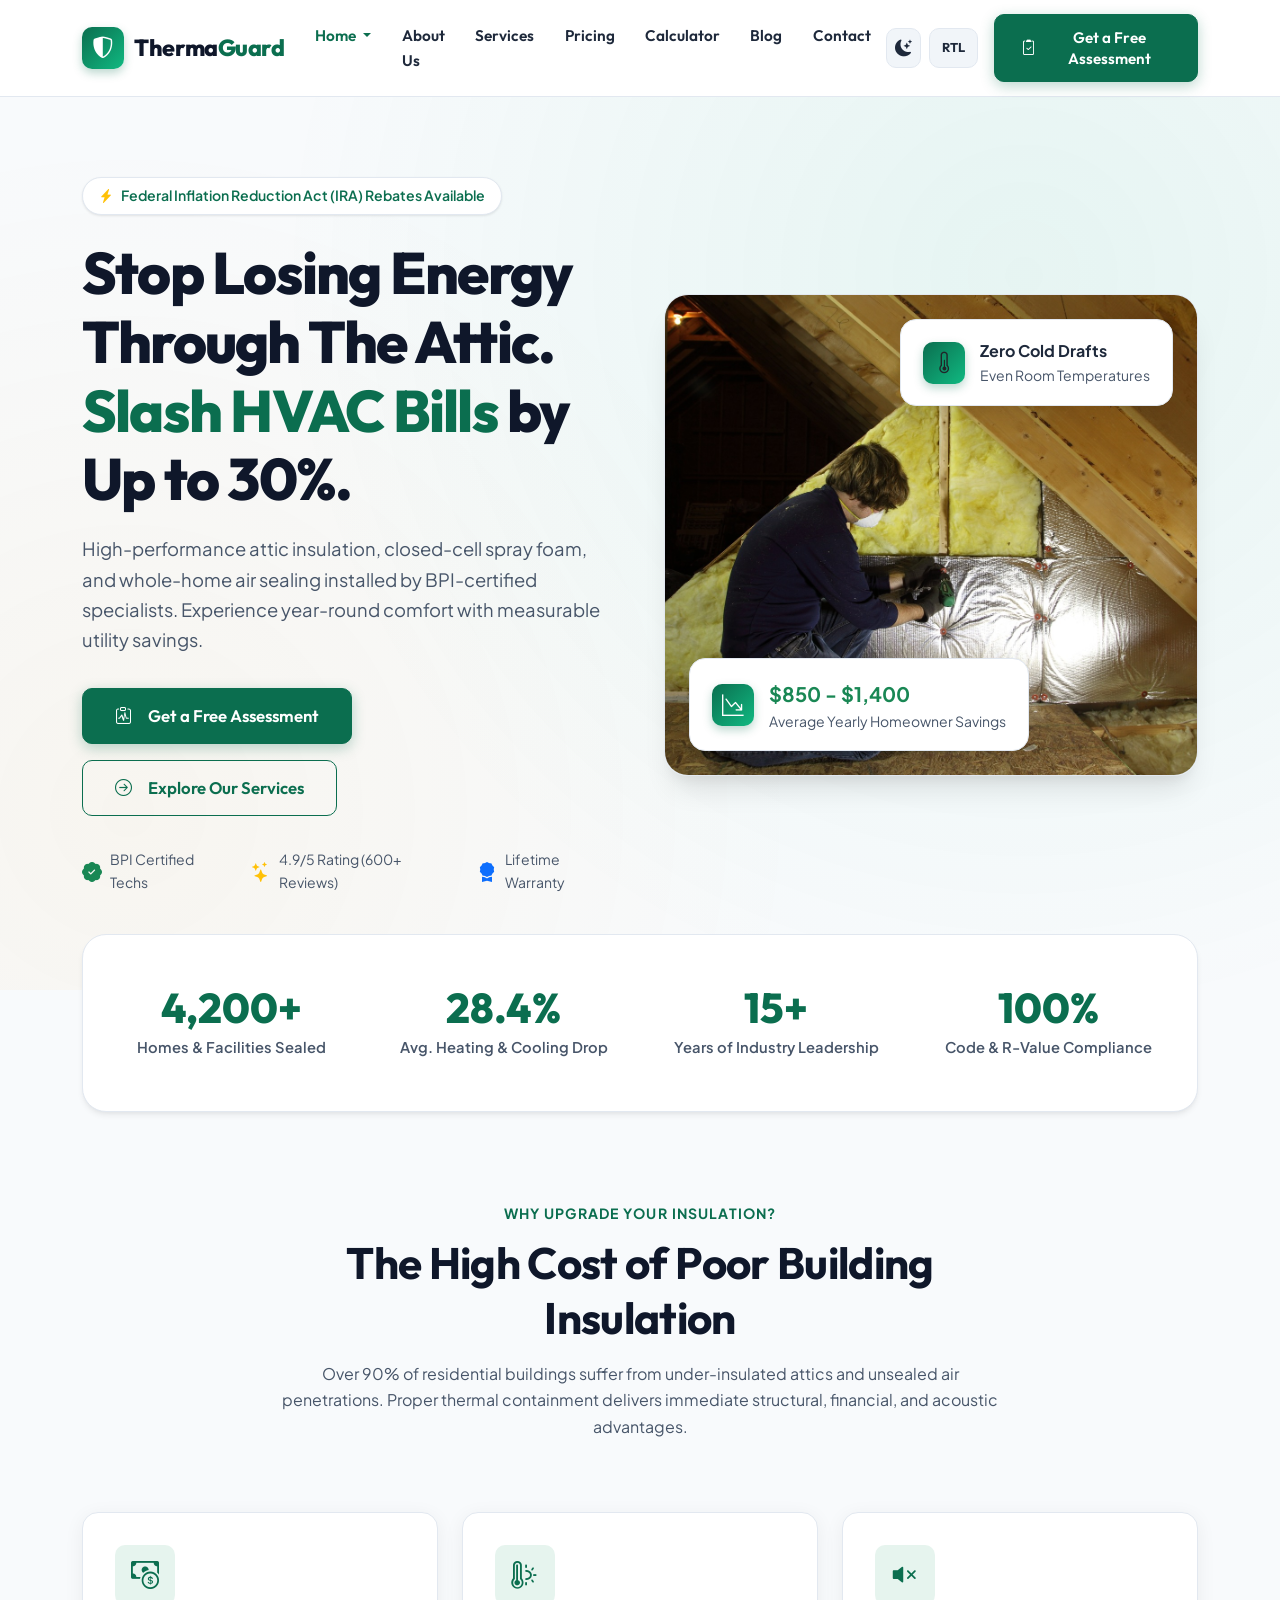
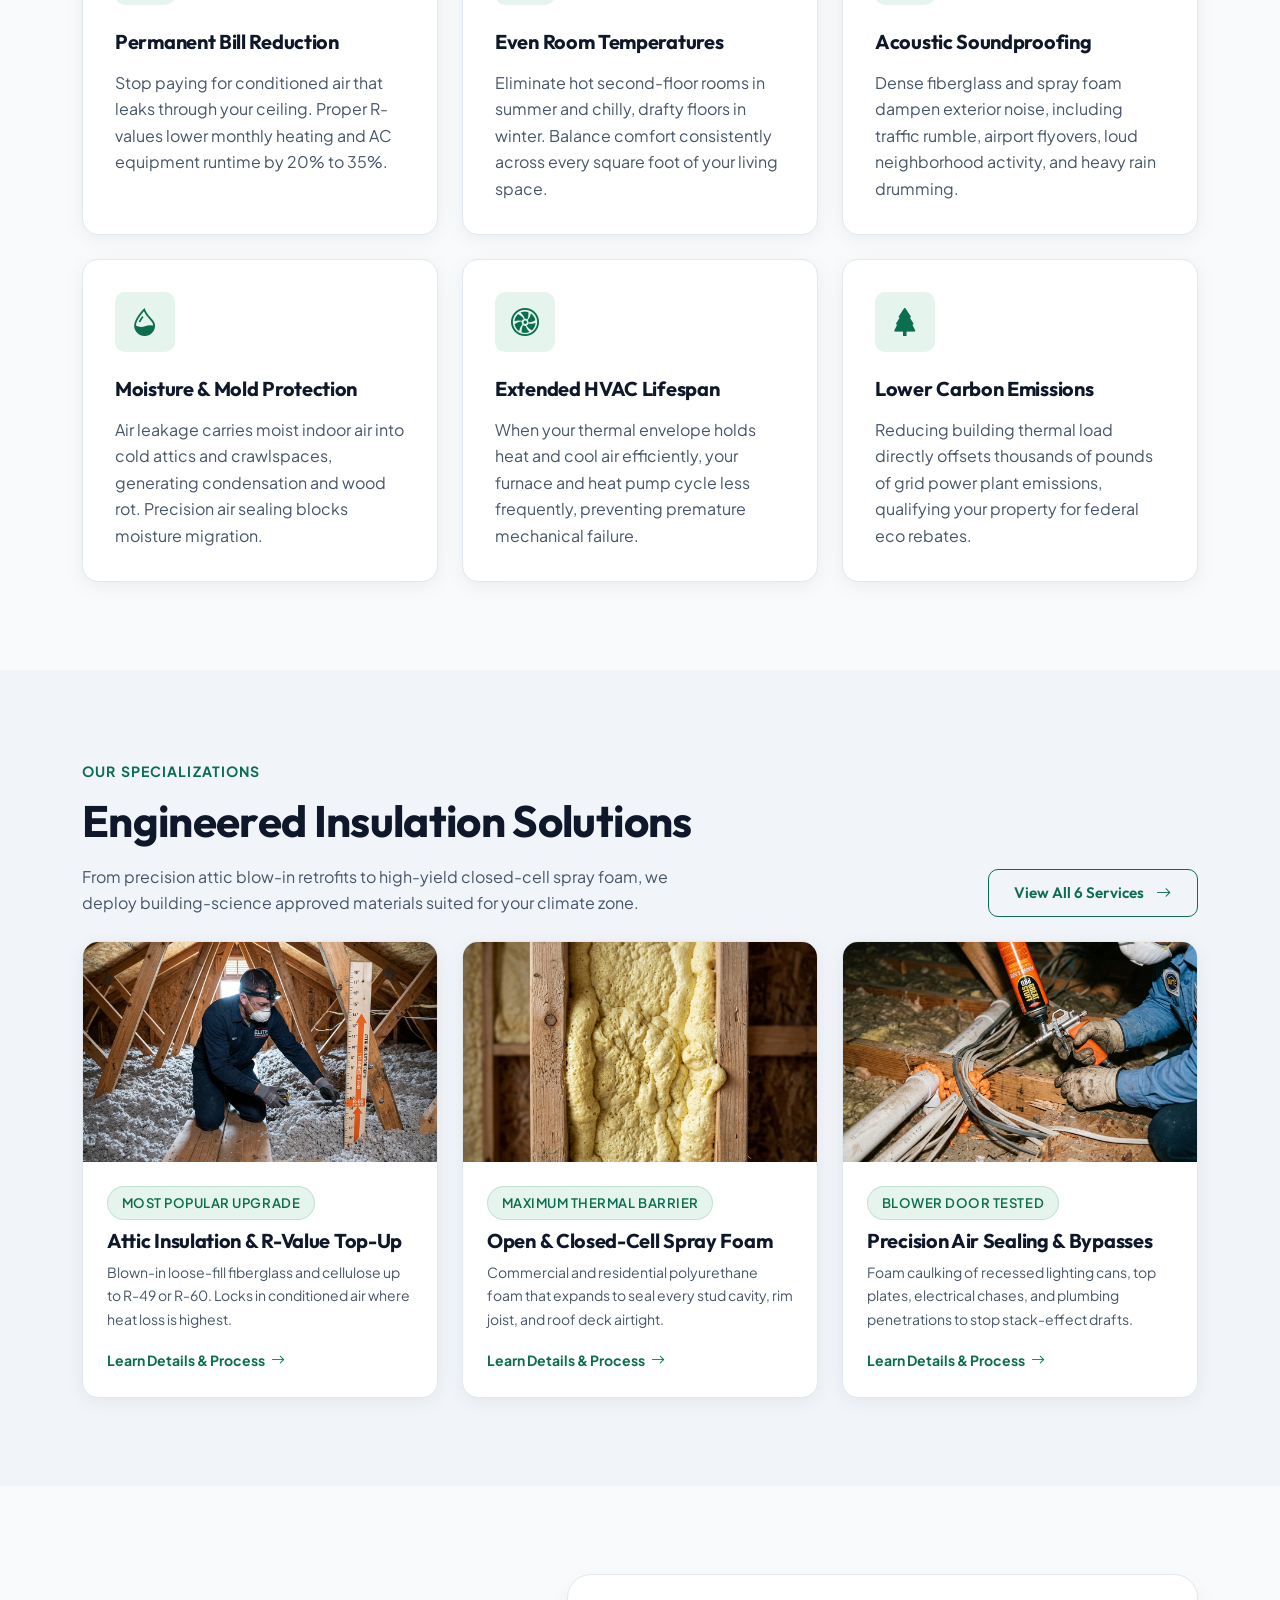
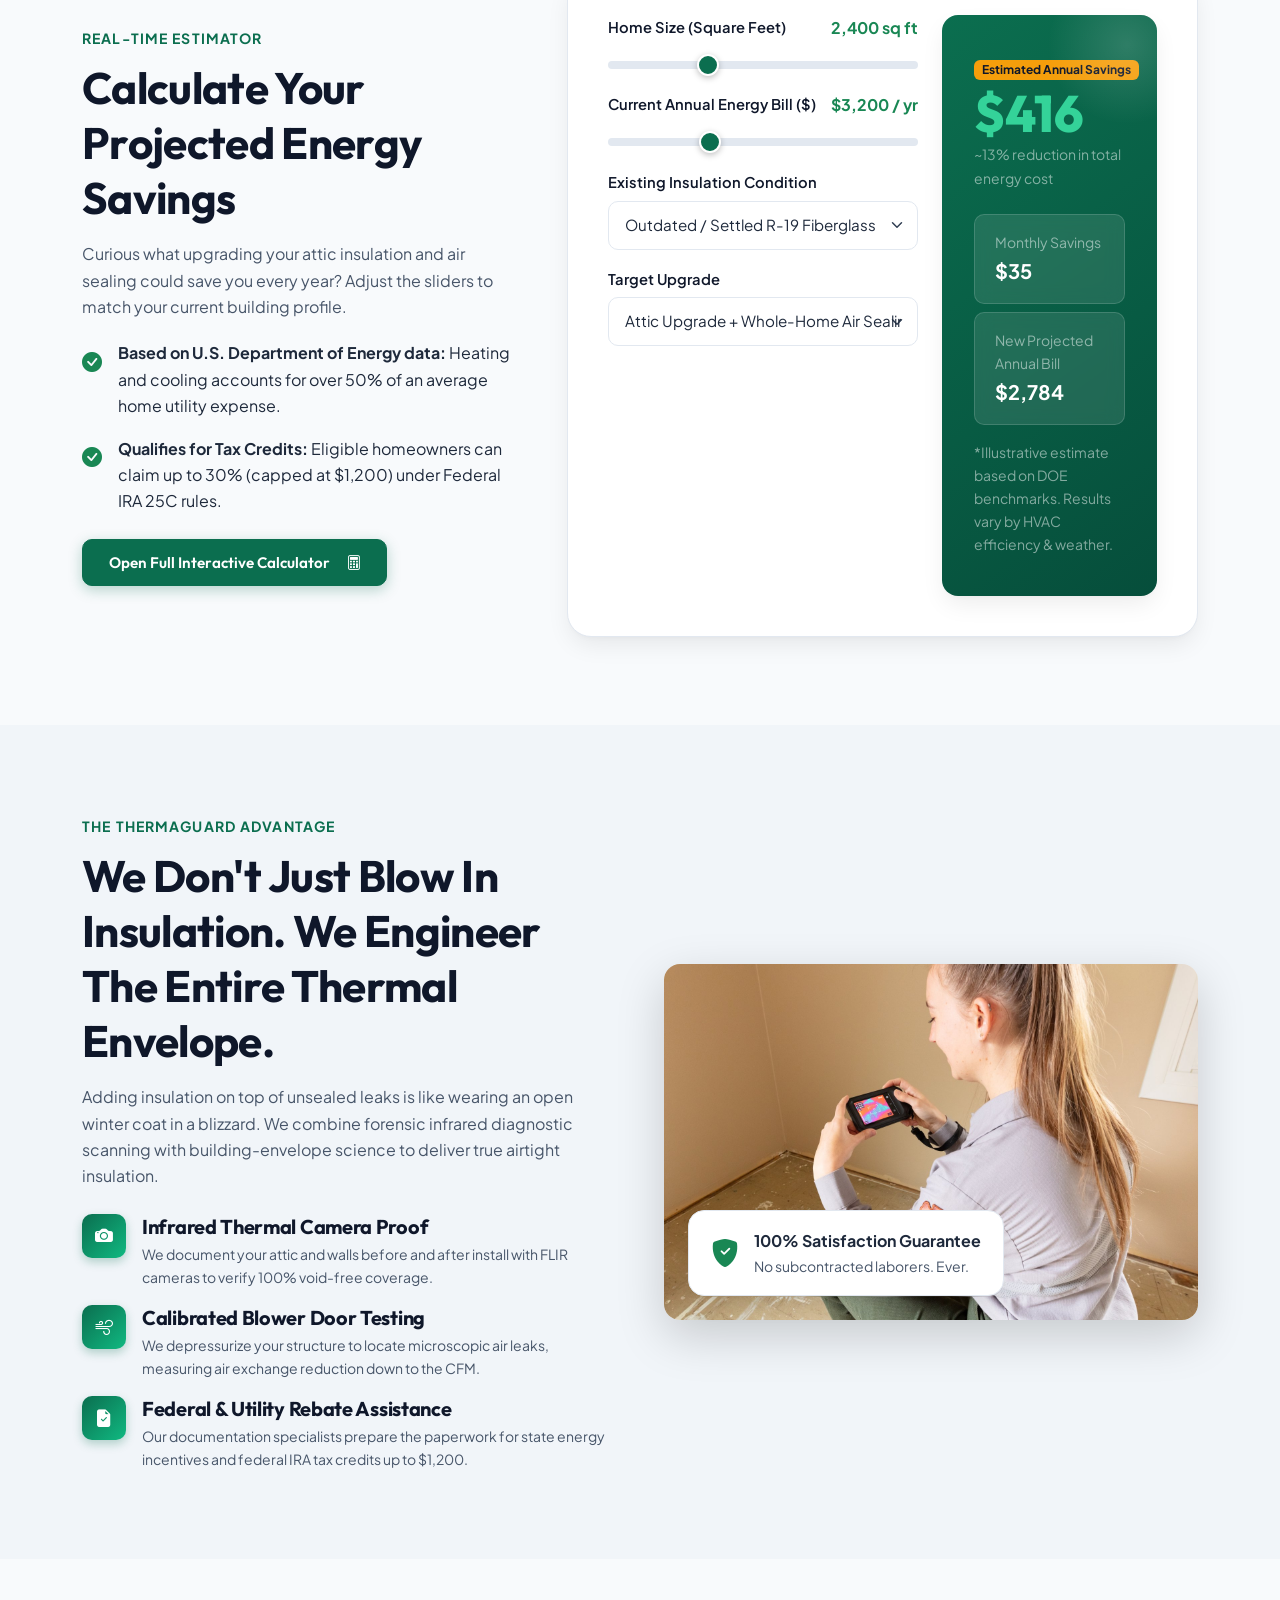
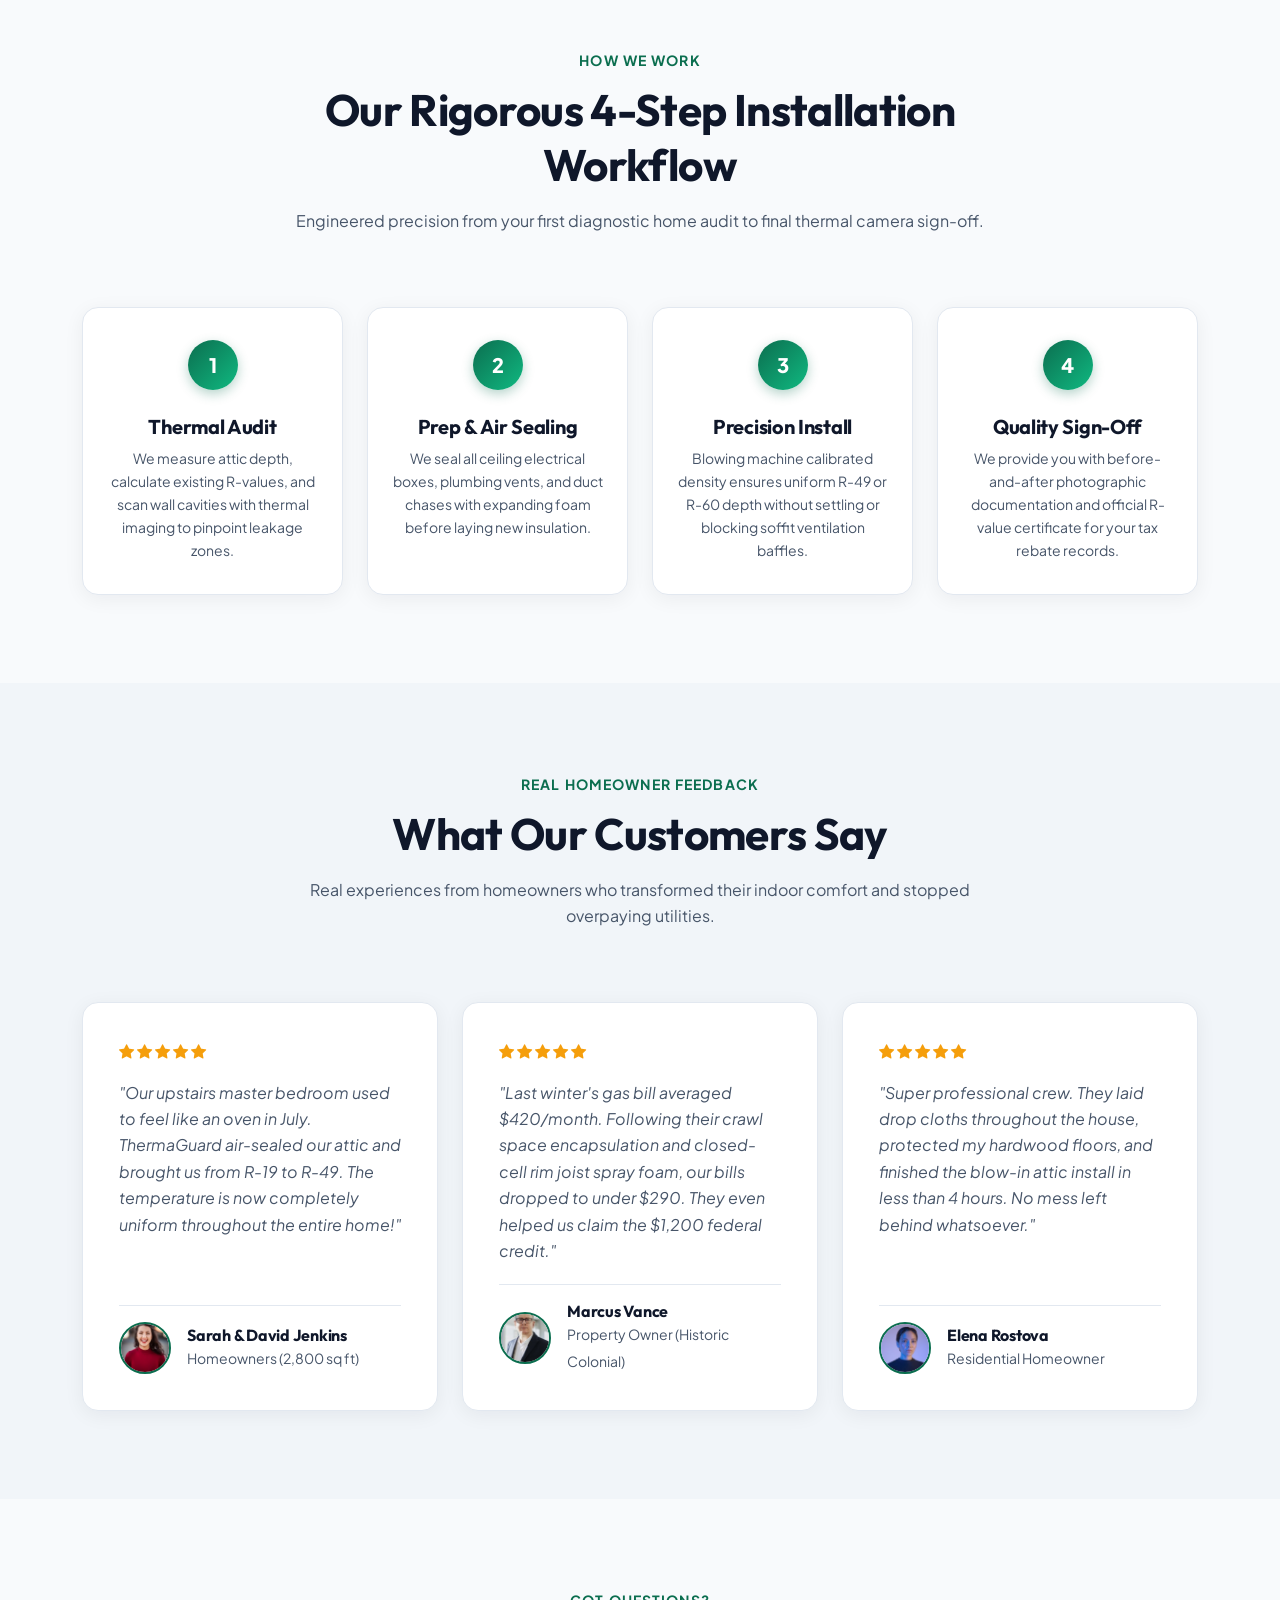
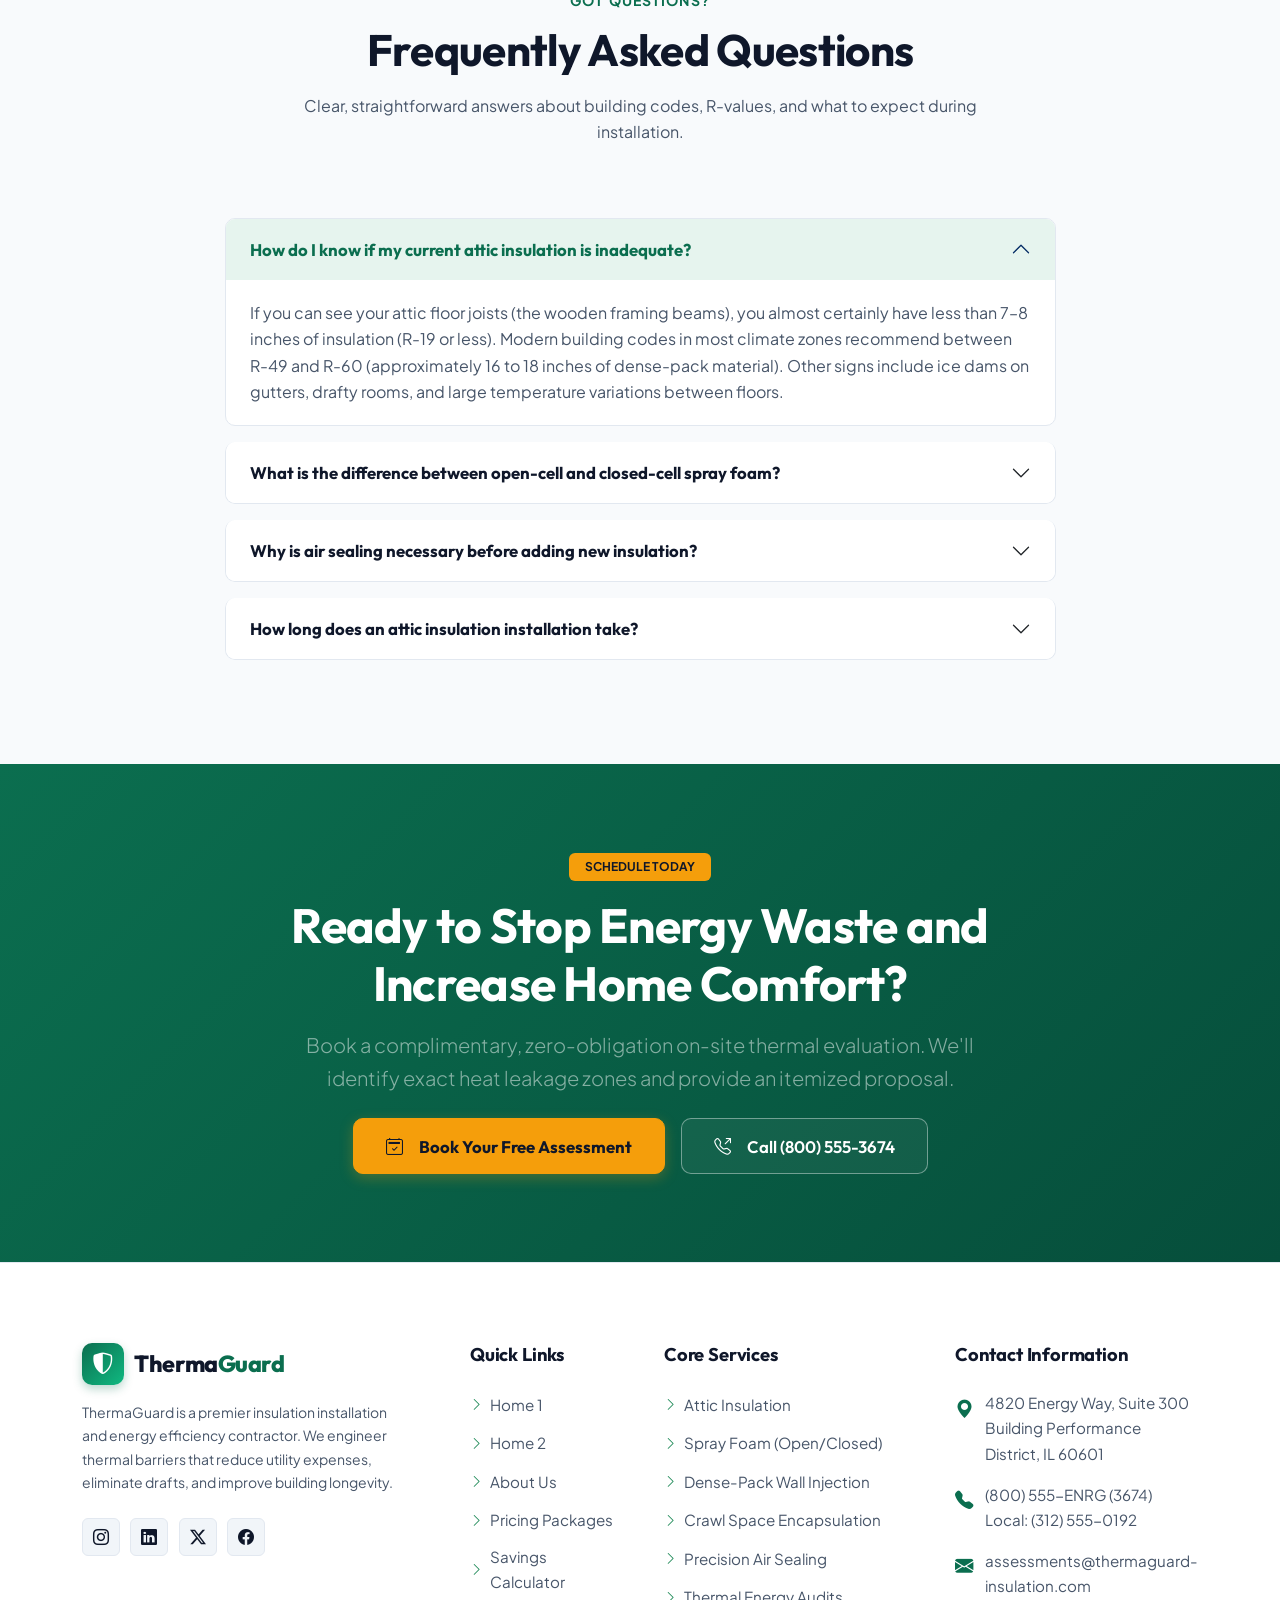
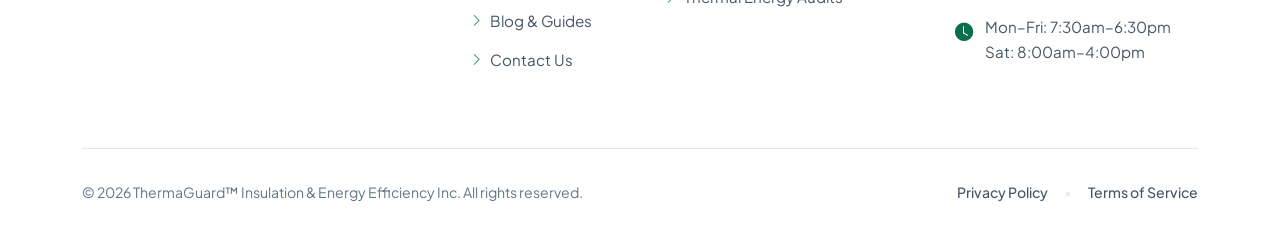
<file: index.html>
<!DOCTYPE html>
<html lang="en" data-bs-theme="light" dir="ltr">
<head>
  <meta charset="UTF-8">
  <meta name="viewport" content="width=device-width, initial-scale=1.0">
  <title>ThermaGuard™ | Premium Insulation Installation & Energy Efficiency Solutions</title>
  <meta name="description" content="Certified insulation contractors specializing in attic insulation, spray foam, air sealing, and home energy audits. Cut HVAC bills by up to 30% with ThermaGuard.">
  
  <!-- Favicon -->
  <link rel="icon" type="image/svg+xml" href="data:image/svg+xml,<svg xmlns='http://www.w3.org/2000/svg' viewBox='0 0 100 100'><rect width='100' height='100' rx='20' fill='%230b6e4f'/><path d='M50 20 L80 45 L70 45 L70 75 L30 75 L30 45 L20 45 Z' fill='%23ffffff'/><circle cx='50' cy='55' r='10' fill='%23f59e0b'/></svg>">

  <!-- Google Fonts (Outfit & Plus Jakarta Sans) -->
  <link rel="preconnect" href="https://fonts.googleapis.com">
  <link rel="preconnect" href="https://fonts.gstatic.com" crossorigin>
  <link href="https://fonts.googleapis.com/css2?family=Outfit:wght@400;500;600;700;800&family=Plus+Jakarta+Sans:wght@400;500;600;700&display=swap" rel="stylesheet">

  <!-- Bootstrap 5.3 CSS -->
  <link href="https://cdn.jsdelivr.net/npm/bootstrap@5.3.3/dist/css/bootstrap.min.css" rel="stylesheet">
  
  <!-- Bootstrap Icons 1.11 -->
  <link rel="stylesheet" href="https://cdn.jsdelivr.net/npm/bootstrap-icons@1.11.3/font/bootstrap-icons.min.css">

  <!-- Custom Core & RTL Styles -->
  <link rel="stylesheet" href="css/style.css">
  <link rel="stylesheet" href="css/rtl.css">
</head>
<body>

  <!-- ================= NAVBAR ================= -->
  <nav class="navbar navbar-expand-lg tg-navbar sticky-top">
    <div class="container">
      <!-- Brand Logo -->
      <a class="navbar-brand" href="index.html">
        <div class="brand-icon-wrap">
          <i class="bi bi-shield-shaded"></i>
        </div>
        <span>Therma<span class="brand-highlight">Guard</span></span>
      </a>

      <!-- Mobile Controls & Hamburger -->
      <div class="d-flex align-items-center gap-2 d-lg-none">
        <button class="control-btn theme-toggle-btn" aria-label="Toggle theme">
          <i class="bi bi-moon-stars-fill"></i>
        </button>
        <button class="rtl-pill-btn rtl-toggle-btn" aria-label="Toggle layout direction">
            <span class="dir-label">RTL</span>
        </button>
        <button class="navbar-toggler border-0 shadow-none px-2" type="button" data-bs-toggle="collapse" data-bs-target="#tgNavbarCollapse" aria-controls="tgNavbarCollapse" aria-expanded="false" aria-label="Toggle navigation">
          <span class="navbar-toggler-icon"></span>
        </button>
      </div>

      <!-- Nav Links -->
      <div class="collapse navbar-collapse" id="tgNavbarCollapse">
        <ul class="navbar-nav mx-auto mb-2 mb-lg-0">
          <!-- Home Dropdown: EXACTLY TWO ITEMS -->
          <li class="nav-dropdown dropdown">
            <a class="nav-link dropdown-toggle" href="#" id="homeDropdown" role="button" data-bs-toggle="dropdown" aria-expanded="false">
              Home
            </a>
            <ul class="dropdown-menu" aria-labelledby="homeDropdown">
              <li><a class="dropdown-item" href="index.html"><i class="bi bi-house-door me-2"></i>Home 1</a></li>
              <li><a class="dropdown-item" href="home-2.html"><i class="bi bi-building me-2"></i>Home 2</a></li>
            </ul>
          </li>
          <li class="nav-item">
            <a class="nav-link" href="about.html">About Us</a>
          </li>
          <li class="nav-item">
            <a class="nav-link" href="services.html">Services</a>
          </li>
          <li class="nav-item">
            <a class="nav-link" href="pricing.html">Pricing</a>
          </li>
          <li class="nav-item">
            <a class="nav-link" href="calculator.html">Calculator</a>
          </li>
          <li class="nav-item">
            <a class="nav-link" href="blog.html">Blog</a>
          </li>
          <li class="nav-item">
            <a class="nav-link" href="contact.html">Contact</a>
          </li>
        </ul>

        <!-- Action Controls & CTA -->
        <div class="nav-actions">
          <button class="control-btn theme-toggle-btn d-none d-lg-flex" aria-label="Toggle theme" title="Toggle dark/light mode">
            <i class="bi bi-moon-stars-fill"></i>
          </button>
          <button class="rtl-pill-btn rtl-toggle-btn d-none d-lg-inline-flex" aria-label="Toggle layout direction" title="Toggle RTL/LTR">
            <span class="dir-label">RTL</span>
          </button>
          <a href="contact.html" class="btn btn-primary ms-lg-2">
            <i class="bi bi-clipboard2-check me-1"></i>Get a Free Assessment
          </a>
        </div>
      </div>
    </div>
  </nav>

  <!-- ================= HERO SECTION ================= -->
  <header class="hero-home-1">
    <div class="container">
      <div class="row align-items-center g-5">
        <div class="col-lg-6">
          <div class="hero-badge">
            <i class="bi bi-lightning-charge-fill text-warning"></i>
            <span>Federal Inflation Reduction Act (IRA) Rebates Available</span>
          </div>
          <h1 class="hero-title">
            Stop Losing Energy Through The Attic. <span class="text-primary-custom">Slash HVAC Bills</span> by Up to 30%.
          </h1>
          <p class="hero-lead">
            High-performance attic insulation, closed-cell spray foam, and whole-home air sealing installed by BPI-certified specialists. Experience year-round comfort with measurable utility savings.
          </p>
          <div class="d-flex flex-wrap gap-3 mb-4">
            <a href="contact.html" class="btn btn-primary btn-lg">
              <i class="bi bi-clipboard-pulse me-2"></i>Get a Free Assessment
            </a>
            <a href="services.html" class="btn btn-outline-primary btn-lg">
              <i class="bi bi-arrow-right-circle me-2"></i>Explore Our Services
            </a>
          </div>
          <div class="d-flex align-items-center gap-4 pt-2 text-muted small">
            <div class="d-flex align-items-center gap-2">
              <i class="bi bi-patch-check-fill text-success fs-5"></i>
              <span>BPI Certified Techs</span>
            </div>
            <div class="d-flex align-items-center gap-2">
              <i class="bi bi-stars text-warning fs-5"></i>
              <span>4.9/5 Rating (600+ Reviews)</span>
            </div>
            <div class="d-flex align-items-center gap-2">
              <i class="bi bi-award-fill text-primary fs-5"></i>
              <span>Lifetime Warranty</span>
            </div>
          </div>
        </div>

        <div class="col-lg-6">
          <div class="hero-media-wrap position-relative">
            <img src="images/home1-hero-radiant-attic.jpg" alt="Certified Insulation Specialist Installing Radiant Thermal Barrier and High R-Value Fiberglass Insulation in Residential Attic" class="img-fluid rounded-4 shadow-lg">
            
            <!-- Floating Stat 1 -->
            <div class="floating-stat-card bottom-left">
              <div class="brand-icon-wrap bg-success text-white">
                <i class="bi bi-graph-down-arrow"></i>
              </div>
              <div>
                <div class="fw-bold fs-5 text-success">$850 - $1,400</div>
                <div class="small text-muted">Average Yearly Homeowner Savings</div>
              </div>
            </div>

            <!-- Floating Stat 2 -->
            <div class="floating-stat-card top-right d-none d-sm-flex">
              <div class="brand-icon-wrap bg-warning text-dark">
                <i class="bi bi-thermometer-half"></i>
              </div>
              <div>
                <div class="fw-bold fs-6">Zero Cold Drafts</div>
                <div class="small text-muted">Even Room Temperatures</div>
              </div>
            </div>
          </div>
        </div>
      </div>
    </div>
  </header>

  <!-- ================= STATS RIBBON ================= -->
  <section class="container">
    <div class="stats-ribbon">
      <div class="row g-4 text-center">
        <div class="col-6 col-md-3">
          <div class="stat-item">
            <div class="stat-number">4,200+</div>
            <p class="stat-label">Homes & Facilities Sealed</p>
          </div>
        </div>
        <div class="col-6 col-md-3">
          <div class="stat-item">
            <div class="stat-number">28.4%</div>
            <p class="stat-label">Avg. Heating & Cooling Drop</p>
          </div>
        </div>
        <div class="col-6 col-md-3">
          <div class="stat-item">
            <div class="stat-number">15+</div>
            <p class="stat-label">Years of Industry Leadership</p>
          </div>
        </div>
        <div class="col-6 col-md-3">
          <div class="stat-item">
            <div class="stat-number">100%</div>
            <p class="stat-label">Code & R-Value Compliance</p>
          </div>
        </div>
      </div>
    </div>
  </section>

  <!-- ================= BENEFITS OF INSULATION ================= -->
  <section class="section-padding">
    <div class="container">
      <div class="row justify-content-center text-center section-title-wrap">
        <div class="col-lg-8">
          <span class="section-subtitle">Why Upgrade Your Insulation?</span>
          <h2 class="section-title">The High Cost of Poor Building Insulation</h2>
          <p class="text-muted">
            Over 90% of residential buildings suffer from under-insulated attics and unsealed air penetrations. Proper thermal containment delivers immediate structural, financial, and acoustic advantages.
          </p>
        </div>
      </div>

      <div class="row g-4">
        <div class="col-md-6 col-lg-4">
          <div class="card-tg">
            <div class="card-icon-bubble">
              <i class="bi bi-cash-coin"></i>
            </div>
            <h4 class="h5 mb-3">Permanent Bill Reduction</h4>
            <p class="text-muted mb-0">
              Stop paying for conditioned air that leaks through your ceiling. Proper R-values lower monthly heating and AC equipment runtime by 20% to 35%.
            </p>
          </div>
        </div>

        <div class="col-md-6 col-lg-4">
          <div class="card-tg">
            <div class="card-icon-bubble">
              <i class="bi bi-thermometer-sun"></i>
            </div>
            <h4 class="h5 mb-3">Even Room Temperatures</h4>
            <p class="text-muted mb-0">
              Eliminate hot second-floor rooms in summer and chilly, drafty floors in winter. Balance comfort consistently across every square foot of your living space.
            </p>
          </div>
        </div>

        <div class="col-md-6 col-lg-4">
          <div class="card-tg">
            <div class="card-icon-bubble">
              <i class="bi bi-volume-mute-fill"></i>
            </div>
            <h4 class="h5 mb-3">Acoustic Soundproofing</h4>
            <p class="text-muted mb-0">
              Dense fiberglass and spray foam dampen exterior noise, including traffic rumble, airport flyovers, loud neighborhood activity, and heavy rain drumming.
            </p>
          </div>
        </div>

        <div class="col-md-6 col-lg-4">
          <div class="card-tg">
            <div class="card-icon-bubble">
              <i class="bi bi-droplet-half"></i>
            </div>
            <h4 class="h5 mb-3">Moisture & Mold Protection</h4>
            <p class="text-muted mb-0">
              Air leakage carries moist indoor air into cold attics and crawlspaces, generating condensation and wood rot. Precision air sealing blocks moisture migration.
            </p>
          </div>
        </div>

        <div class="col-md-6 col-lg-4">
          <div class="card-tg">
            <div class="card-icon-bubble">
              <i class="bi bi-fan"></i>
            </div>
            <h4 class="h5 mb-3">Extended HVAC Lifespan</h4>
            <p class="text-muted mb-0">
              When your thermal envelope holds heat and cool air efficiently, your furnace and heat pump cycle less frequently, preventing premature mechanical failure.
            </p>
          </div>
        </div>

        <div class="col-md-6 col-lg-4">
          <div class="card-tg">
            <div class="card-icon-bubble">
              <i class="bi bi-tree-fill"></i>
            </div>
            <h4 class="h5 mb-3">Lower Carbon Emissions</h4>
            <p class="text-muted mb-0">
              Reducing building thermal load directly offsets thousands of pounds of grid power plant emissions, qualifying your property for federal eco rebates.
            </p>
          </div>
        </div>
      </div>
    </div>
  </section>

  <!-- ================= CORE SERVICES ================= -->
  <section class="section-padding bg-surface-alt">
    <div class="container">
      <div class="row justify-content-between align-items-end section-title-wrap mb-4">
        <div class="col-lg-7">
          <span class="section-subtitle">Our Specializations</span>
          <h2 class="section-title">Engineered Insulation Solutions</h2>
          <p class="text-muted mb-0">
            From precision attic blow-in retrofits to high-yield closed-cell spray foam, we deploy building-science approved materials suited for your climate zone.
          </p>
        </div>
        <div class="col-lg-4 text-lg-end mt-3 mt-lg-0">
          <a href="services.html" class="btn btn-outline-primary">
            View All 6 Services <i class="bi bi-arrow-right ms-1"></i>
          </a>
        </div>
      </div>

      <div class="row g-4">
        <!-- Service 1: Attic Insulation -->
        <!-- Service 1: Attic -->
        <div class="col-md-6 col-lg-4">
          <div class="card-tg p-0 overflow-hidden">
            <a href="service-details.html?service=attic" class="d-block">
              <img src="images/service-attic-insulation.jpg" alt="Attic Insulation Installation" style="height: 220px; object-fit: cover;" class="w-100">
            </a>
            <div class="p-4">
              <span class="badge-tag mb-2">Most Popular Upgrade</span>
              <h4 class="h5 mb-2"><a href="service-details.html?service=attic" class="service-title-link">Attic Insulation & R-Value Top-Up</a></h4>
              <p class="text-muted small mb-3">
                Blown-in loose-fill fiberglass and cellulose up to R-49 or R-60. Locks in conditioned air where heat loss is highest.
              </p>
              <a href="service-details.html?service=attic" class="fw-bold small text-primary-custom">
                Learn Details & Process <i class="bi bi-arrow-right ms-1"></i>
              </a>
            </div>
          </div>
        </div>

        <!-- Service 2: Spray Foam -->
        <div class="col-md-6 col-lg-4">
          <div class="card-tg p-0 overflow-hidden">
            <a href="service-details.html?service=spray-foam" class="d-block">
              <img src="images/service-spray-foam.jpg" alt="Spray Foam Insulation Application" style="height: 220px; object-fit: cover;" class="w-100">
            </a>
            <div class="p-4">
              <span class="badge-tag mb-2">Maximum Thermal Barrier</span>
              <h4 class="h5 mb-2"><a href="service-details.html?service=spray-foam" class="service-title-link">Open & Closed-Cell Spray Foam</a></h4>
              <p class="text-muted small mb-3">
                Commercial and residential polyurethane foam that expands to seal every stud cavity, rim joist, and roof deck airtight.
              </p>
              <a href="service-details.html?service=spray-foam" class="fw-bold small text-primary-custom">
                Learn Details & Process <i class="bi bi-arrow-right ms-1"></i>
              </a>
            </div>
          </div>
        </div>

        <!-- Service 3: Air Sealing -->
        <div class="col-md-6 col-lg-4">
          <div class="card-tg p-0 overflow-hidden">
            <a href="service-details.html?service=air-sealing" class="d-block">
              <img src="images/service-air-sealing.jpg" alt="Precision Air Sealing Diagnostics" style="height: 220px; object-fit: cover;" class="w-100">
            </a>
            <div class="p-4">
              <span class="badge-tag mb-2">Blower Door Tested</span>
              <h4 class="h5 mb-2"><a href="service-details.html?service=air-sealing" class="service-title-link">Precision Air Sealing & Bypasses</a></h4>
              <p class="text-muted small mb-3">
                Foam caulking of recessed lighting cans, top plates, electrical chases, and plumbing penetrations to stop stack-effect drafts.
              </p>
              <a href="service-details.html?service=air-sealing" class="fw-bold small text-primary-custom">
                Learn Details & Process <i class="bi bi-arrow-right ms-1"></i>
              </a>
            </div>
          </div>
        </div>
      </div>
    </div>
  </section>

  <!-- ================= CALCULATOR PREVIEW ================= -->
  <section class="section-padding">
    <div class="container">
      <div class="row align-items-center g-5">
        <div class="col-lg-5">
          <span class="section-subtitle">Real-Time Estimator</span>
          <h2 class="section-title">Calculate Your Projected Energy Savings</h2>
          <p class="text-muted">
            Curious what upgrading your attic insulation and air sealing could save you every year? Adjust the sliders to match your current building profile.
          </p>
          <div class="d-flex flex-column gap-3 mb-4">
            <div class="d-flex align-items-start gap-3">
              <i class="bi bi-check-circle-fill text-success fs-5 mt-1"></i>
              <div>
                <strong>Based on U.S. Department of Energy data:</strong> Heating and cooling accounts for over 50% of an average home utility expense.
              </div>
            </div>
            <div class="d-flex align-items-start gap-3">
              <i class="bi bi-check-circle-fill text-success fs-5 mt-1"></i>
              <div>
                <strong>Qualifies for Tax Credits:</strong> Eligible homeowners can claim up to 30% (capped at $1,200) under Federal IRA 25C rules.
              </div>
            </div>
          </div>
          <a href="calculator.html" class="btn btn-primary">
            Open Full Interactive Calculator <i class="bi bi-calculator ms-2"></i>
          </a>
        </div>

        <div class="col-lg-7">
          <div class="calc-wrapper">
            <div class="row g-4">
              <!-- Controls -->
              <div class="col-md-7">
                <div class="mb-3">
                  <div class="d-flex justify-content-between mb-1">
                    <label class="form-label" for="calcHomeSize">Home Size (Square Feet)</label>
                    <span class="fw-bold text-success"><span id="displayHomeSize">2,400</span> sq ft</span>
                  </div>
                  <input type="range" class="calc-slider" id="calcHomeSizeRange" min="800" max="6000" step="100" value="2400">
                  <input type="hidden" id="calcHomeSize" value="2400">
                </div>

                <div class="mb-3">
                  <div class="d-flex justify-content-between mb-1">
                    <label class="form-label" for="calcAnnualBill">Current Annual Energy Bill ($)</label>
                    <span class="fw-bold text-success">$<span id="displayAnnualBill">3,200</span> / yr</span>
                  </div>
                  <input type="range" class="calc-slider" id="calcAnnualBillRange" min="1000" max="8000" step="100" value="3200">
                  <input type="hidden" id="calcAnnualBill" value="3200">
                </div>

                <div class="mb-3">
                  <label class="form-label" for="calcExistingCondition">Existing Insulation Condition</label>
                  <select class="form-select" id="calcExistingCondition">
                    <option value="poor">Poor / Uninsulated (Pre-1980 standard, drafty)</option>
                    <option value="outdated" selected>Outdated / Settled R-19 Fiberglass</option>
                    <option value="moderate">Moderate R-30 (Unsealed attic bypasses)</option>
                  </select>
                </div>

                <div class="mb-3">
                  <label class="form-label" for="calcUpgradeLevel">Target Upgrade</label>
                  <select class="form-select" id="calcUpgradeLevel">
                    <option value="level1">Attic Blown-In Upgrade (R-49 code)</option>
                    <option value="level2" selected>Attic Upgrade + Whole-Home Air Sealing</option>
                    <option value="level3">Closed-Cell Spray Foam Armor (R-60 equivalent)</option>
                  </select>
                </div>
              </div>

              <!-- Output Panel -->
              <div class="col-md-5">
                <div class="calc-result-panel h-100 d-flex flex-column justify-content-between">
                  <div>
                    <span class="badge bg-warning text-dark mb-2">Estimated Annual Savings</span>
                    <div class="calc-result-figure" id="calcAnnualSavings">$784</div>
                    <div class="text-white-50 small mt-1 mb-3">~<span id="calcPercentSaved">25%</span> reduction in total energy cost</div>
                  </div>

                  <div class="d-flex flex-column gap-2 my-2">
                    <div class="metric-card-mini">
                      <div class="text-white-50 small">Monthly Savings</div>
                      <div class="fw-bold fs-5 text-white" id="calcMonthlySavings">$65 / mo</div>
                    </div>
                    <div class="metric-card-mini">
                      <div class="text-white-50 small">New Projected Annual Bill</div>
                      <div class="fw-bold fs-5 text-white" id="calcNewAnnualBill">$2,416 / yr</div>
                    </div>
                  </div>

                  <div class="small text-white-50 mt-2">
                    *Illustrative estimate based on DOE benchmarks. Results vary by HVAC efficiency & weather.
                  </div>
                </div>
              </div>
            </div>
          </div>
        </div>
      </div>
    </div>
  </section>

  <!-- ================= WHY CHOOSE US ================= -->
  <section class="section-padding bg-surface-alt">
    <div class="container">
      <div class="row align-items-center g-5">
        <div class="col-lg-6">
          <span class="section-subtitle">The ThermaGuard Advantage</span>
          <h2 class="section-title">We Don't Just Blow In Insulation. We Engineer The Entire Thermal Envelope.</h2>
          <p class="text-muted">
            Adding insulation on top of unsealed leaks is like wearing an open winter coat in a blizzard. We combine forensic infrared diagnostic scanning with building-envelope science to deliver true airtight insulation.
          </p>

          <div class="d-flex flex-column gap-3 mt-4">
            <div class="d-flex align-items-start gap-3">
              <div class="brand-icon-wrap bg-primary text-white flex-shrink-0" style="width: 44px; height: 44px; font-size: 1.1rem;">
                <i class="bi bi-camera-fill"></i>
              </div>
              <div>
                <h5 class="mb-1">Infrared Thermal Camera Proof</h5>
                <p class="text-muted small mb-0">We document your attic and walls before and after install with FLIR cameras to verify 100% void-free coverage.</p>
              </div>
            </div>

            <div class="d-flex align-items-start gap-3">
              <div class="brand-icon-wrap bg-primary text-white flex-shrink-0" style="width: 44px; height: 44px; font-size: 1.1rem;">
                <i class="bi bi-wind"></i>
              </div>
              <div>
                <h5 class="mb-1">Calibrated Blower Door Testing</h5>
                <p class="text-muted small mb-0">We depressurize your structure to locate microscopic air leaks, measuring air exchange reduction down to the CFM.</p>
              </div>
            </div>

            <div class="d-flex align-items-start gap-3">
              <div class="brand-icon-wrap bg-primary text-white flex-shrink-0" style="width: 44px; height: 44px; font-size: 1.1rem;">
                <i class="bi bi-file-earmark-check-fill"></i>
              </div>
              <div>
                <h5 class="mb-1">Federal & Utility Rebate Assistance</h5>
                <p class="text-muted small mb-0">Our documentation specialists prepare the paperwork for state energy incentives and federal IRA tax credits up to $1,200.</p>
              </div>
            </div>
          </div>
        </div>

        <div class="col-lg-6">
          <div class="position-relative">
            <img src="images/home1-thermal-envelope-audit.jpg" alt="Building Science Diagnostic Infrared Thermal Envelope Inspection with FLIR Camera" class="rounded-4 shadow-lg w-100" style="max-height: 480px; object-fit: cover;">
            
            <div class="floating-stat-card bottom-left">
              <i class="bi bi-shield-fill-check text-success fs-3"></i>
              <div>
                <div class="fw-bold">100% Satisfaction Guarantee</div>
                <div class="text-muted small">No subcontracted laborers. Ever.</div>
              </div>
            </div>
          </div>
        </div>
      </div>
    </div>
  </section>

  <!-- ================= 4-STEP INSTALLATION PROCESS ================= -->
  <section class="section-padding">
    <div class="container">
      <div class="row justify-content-center text-center section-title-wrap">
        <div class="col-lg-8">
          <span class="section-subtitle">How We Work</span>
          <h2 class="section-title">Our Rigorous 4-Step Installation Workflow</h2>
          <p class="text-muted">
            Engineered precision from your first diagnostic home audit to final thermal camera sign-off.
          </p>
        </div>
      </div>

      <div class="row g-4">
        <div class="col-md-6 col-lg-3">
          <div class="card-tg process-step-card">
            <div class="process-step-num">1</div>
            <h4 class="h5 mb-2">Thermal Audit</h4>
            <p class="text-muted small mb-0">
              We measure attic depth, calculate existing R-values, and scan wall cavities with thermal imaging to pinpoint leakage zones.
            </p>
          </div>
        </div>

        <div class="col-md-6 col-lg-3">
          <div class="card-tg process-step-card">
            <div class="process-step-num">2</div>
            <h4 class="h5 mb-2">Prep & Air Sealing</h4>
            <p class="text-muted small mb-0">
              We seal all ceiling electrical boxes, plumbing vents, and duct chases with expanding foam before laying new insulation.
            </p>
          </div>
        </div>

        <div class="col-md-6 col-lg-3">
          <div class="card-tg process-step-card">
            <div class="process-step-num">3</div>
            <h4 class="h5 mb-2">Precision Install</h4>
            <p class="text-muted small mb-0">
              Blowing machine calibrated density ensures uniform R-49 or R-60 depth without settling or blocking soffit ventilation baffles.
            </p>
          </div>
        </div>

        <div class="col-md-6 col-lg-3">
          <div class="card-tg process-step-card">
            <div class="process-step-num">4</div>
            <h4 class="h5 mb-2">Quality Sign-Off</h4>
            <p class="text-muted small mb-0">
              We provide you with before-and-after photographic documentation and official R-value certificate for your tax rebate records.
            </p>
          </div>
        </div>
      </div>
    </div>
  </section>

  <!-- ================= TESTIMONIALS ================= -->
  <section class="section-padding bg-surface-alt">
    <div class="container">
      <div class="row justify-content-center text-center section-title-wrap">
        <div class="col-lg-8">
          <span class="section-subtitle">Real Homeowner Feedback</span>
          <h2 class="section-title">What Our Customers Say</h2>
          <p class="text-muted">
            Real experiences from homeowners who transformed their indoor comfort and stopped overpaying utilities.
          </p>
        </div>
      </div>

      <div class="row g-4">
        <div class="col-md-4">
          <div class="testimonial-card h-100 d-flex flex-column justify-content-between">
            <div>
              <div class="star-rating">
                <i class="bi bi-star-fill"></i>
                <i class="bi bi-star-fill"></i>
                <i class="bi bi-star-fill"></i>
                <i class="bi bi-star-fill"></i>
                <i class="bi bi-star-fill"></i>
              </div>
              <p class="text-muted fst-italic">
                "Our upstairs master bedroom used to feel like an oven in July. ThermaGuard air-sealed our attic and brought us from R-19 to R-49. The temperature is now completely uniform throughout the entire home!"
              </p>
            </div>
            <div class="d-flex align-items-center gap-3 pt-3 border-top border-tg">
              <img src="images/avatar-sarah.jpg" alt="Sarah Jenkins" class="avatar-img">
              <div>
                <h6 class="mb-0">Sarah & David Jenkins</h6>
                <small class="text-muted">Homeowners (2,800 sq ft)</small>
              </div>
            </div>
          </div>
        </div>

        <div class="col-md-4">
          <div class="testimonial-card h-100 d-flex flex-column justify-content-between">
            <div>
              <div class="star-rating">
                <i class="bi bi-star-fill"></i>
                <i class="bi bi-star-fill"></i>
                <i class="bi bi-star-fill"></i>
                <i class="bi bi-star-fill"></i>
                <i class="bi bi-star-fill"></i>
              </div>
              <p class="text-muted fst-italic">
                "Last winter's gas bill averaged $420/month. Following their crawl space encapsulation and closed-cell rim joist spray foam, our bills dropped to under $290. They even helped us claim the $1,200 federal credit."
              </p>
            </div>
            <div class="d-flex align-items-center gap-3 pt-3 border-top border-tg">
              <img src="images/avatar-marcus.jpg" alt="Marcus Vance" class="avatar-img">
              <div>
                <h6 class="mb-0">Marcus Vance</h6>
                <small class="text-muted">Property Owner (Historic Colonial)</small>
              </div>
            </div>
          </div>
        </div>

        <div class="col-md-4">
          <div class="testimonial-card h-100 d-flex flex-column justify-content-between">
            <div>
              <div class="star-rating">
                <i class="bi bi-star-fill"></i>
                <i class="bi bi-star-fill"></i>
                <i class="bi bi-star-fill"></i>
                <i class="bi bi-star-fill"></i>
                <i class="bi bi-star-fill"></i>
              </div>
              <p class="text-muted fst-italic">
                "Super professional crew. They laid drop cloths throughout the house, protected my hardwood floors, and finished the blow-in attic install in less than 4 hours. No mess left behind whatsoever."
              </p>
            </div>
            <div class="d-flex align-items-center gap-3 pt-3 border-top border-tg">
              <img src="images/avatar-elena.jpg" alt="Elena Rostova" class="avatar-img">
              <div>
                <h6 class="mb-0">Elena Rostova</h6>
                <small class="text-muted">Residential Homeowner</small>
              </div>
            </div>
          </div>
        </div>
      </div>
    </div>
  </section>

  <!-- ================= FAQS ACCORDION ================= -->
  <section class="section-padding">
    <div class="container">
      <div class="row justify-content-center text-center section-title-wrap">
        <div class="col-lg-8">
          <span class="section-subtitle">Got Questions?</span>
          <h2 class="section-title">Frequently Asked Questions</h2>
          <p class="text-muted">
            Clear, straightforward answers about building codes, R-values, and what to expect during installation.
          </p>
        </div>
      </div>

      <div class="row justify-content-center">
        <div class="col-lg-9">
          <div class="accordion" id="homeFaqAccordion">
            <div class="accordion-item">
              <h2 class="accordion-header" id="faqHeadingOne">
                <button class="accordion-button" type="button" data-bs-toggle="collapse" data-bs-target="#faqCollapseOne" aria-expanded="true" aria-controls="faqCollapseOne">
                  How do I know if my current attic insulation is inadequate?
                </button>
              </h2>
              <div id="faqCollapseOne" class="accordion-collapse collapse show" aria-labelledby="faqHeadingOne" data-bs-parent="#homeFaqAccordion">
                <div class="accordion-body">
                  If you can see your attic floor joists (the wooden framing beams), you almost certainly have less than 7–8 inches of insulation (R-19 or less). Modern building codes in most climate zones recommend between R-49 and R-60 (approximately 16 to 18 inches of dense-pack material). Other signs include ice dams on gutters, drafty rooms, and large temperature variations between floors.
                </div>
              </div>
            </div>

            <div class="accordion-item">
              <h2 class="accordion-header" id="faqHeadingTwo">
                <button class="accordion-button collapsed" type="button" data-bs-toggle="collapse" data-bs-target="#faqCollapseTwo" aria-expanded="false" aria-controls="faqCollapseTwo">
                  What is the difference between open-cell and closed-cell spray foam?
                </button>
              </h2>
              <div id="faqCollapseTwo" class="accordion-collapse collapse" aria-labelledby="faqHeadingTwo" data-bs-parent="#homeFaqAccordion">
                <div class="accordion-body">
                  Open-cell spray foam is lighter, less dense (0.5 lbs/cu ft), has an R-value of ~R-3.7 per inch, and is permeable to water vapor, making it great for interior sound dampening and roof decks in warm climates. Closed-cell spray foam is extremely dense (2.0 lbs/cu ft), provides ~R-6.5 to R-7.0 per inch, acts as a certified vapor and air barrier, and adds structural racking strength to walls.
                </div>
              </div>
            </div>

            <div class="accordion-item">
              <h2 class="accordion-header" id="faqHeadingThree">
                <button class="accordion-button collapsed" type="button" data-bs-toggle="collapse" data-bs-target="#faqCollapseThree" aria-expanded="false" aria-controls="faqCollapseThree">
                  Why is air sealing necessary before adding new insulation?
                </button>
              </h2>
              <div id="faqCollapseThree" class="accordion-collapse collapse" aria-labelledby="faqHeadingThree" data-bs-parent="#homeFaqAccordion">
                <div class="accordion-body">
                  Insulation materials like fiberglass and cellulose resist heat conduction, but they are not air barriers. Heated air naturally rises through chimneys, plumbing vents, ceiling cutouts, and recessed lights into the attic via the "stack effect." Air sealing with polyurethane foam blocks this airflow completely before insulation is installed on top.
                </div>
              </div>
            </div>

            <div class="accordion-item">
              <h2 class="accordion-header" id="faqHeadingFour">
                <button class="accordion-button collapsed" type="button" data-bs-toggle="collapse" data-bs-target="#faqCollapseFour" aria-expanded="false" aria-controls="faqCollapseFour">
                  How long does an attic insulation installation take?
                </button>
              </h2>
              <div id="faqCollapseFour" class="accordion-collapse collapse" aria-labelledby="faqHeadingFour" data-bs-parent="#homeFaqAccordion">
                <div class="accordion-body">
                  For a standard 1,500 to 3,000 sq ft residential attic, prep, air sealing, baffle install, and blown-in fiberglass typically takes between 4 to 6 hours on a single day. If existing contaminated or rodent-damaged insulation requires full vacuum extraction, the project may require one additional day.
                </div>
              </div>
            </div>
          </div>
        </div>
      </div>
    </div>
  </section>

  <!-- ================= FINAL CTA ================= -->
  <section class="section-padding" style="background: linear-gradient(135deg, #0b6e4f 0%, #064e3b 100%); color: #ffffff;">
    <div class="container text-center">
      <div class="row justify-content-center">
        <div class="col-lg-8">
          <span class="badge bg-warning text-dark mb-3 px-3 py-2 text-uppercase fw-bold">Schedule Today</span>
          <h2 class="text-white mb-3 display-5 fw-bold">Ready to Stop Energy Waste and Increase Home Comfort?</h2>
          <p class="text-white-50 lead mb-4">
            Book a complimentary, zero-obligation on-site thermal evaluation. We'll identify exact heat leakage zones and provide an itemized proposal.
          </p>
          <div class="d-flex flex-wrap justify-content-center gap-3">
            <a href="contact.html" class="btn btn-accent btn-lg">
              <i class="bi bi-calendar2-check me-2"></i>Book Your Free Assessment
            </a>
            <a href="tel:+18005553648" class="btn btn-outline-light btn-lg">
              <i class="bi bi-telephone-outbound me-2"></i>Call (800) 555-3674
            </a>
          </div>
        </div>
      </div>
    </div>
  </section>

  <!-- ================= SHARED FOOTER ================= -->
  <footer class="tg-footer">
    <div class="container">
      <div class="row g-5">
        <!-- Col 1: Brand & Bio -->
        <div class="col-lg-4 col-md-6">
          <a class="navbar-brand mb-3 d-inline-flex" href="index.html">
            <div class="brand-icon-wrap">
              <i class="bi bi-shield-shaded"></i>
            </div>
            <span>Therma<span class="brand-highlight">Guard</span></span>
          </a>
          <p class="text-muted small pe-lg-4">
            ThermaGuard is a premier insulation installation and energy efficiency contractor. We engineer thermal barriers that reduce utility expenses, eliminate drafts, and improve building longevity.
          </p>
          <div class="social-links mt-4">
            <a href="https://instagram.com" class="social-icon-btn" target="_blank" rel="noopener noreferrer" aria-label="Follow ThermaGuard on Instagram">
              <i class="bi bi-instagram"></i>
            </a>
            <a href="https://linkedin.com" class="social-icon-btn" target="_blank" rel="noopener noreferrer" aria-label="Connect with ThermaGuard on LinkedIn">
              <i class="bi bi-linkedin"></i>
            </a>
            <a href="https://x.com" class="social-icon-btn" target="_blank" rel="noopener noreferrer" aria-label="Follow ThermaGuard on X">
              <i class="bi bi-twitter-x"></i>
            </a>
            <a href="https://facebook.com" class="social-icon-btn" target="_blank" rel="noopener noreferrer" aria-label="Connect on Facebook">
              <i class="bi bi-facebook"></i>
            </a>
          </div>
        </div>

        <!-- Col 2: Important Links -->
        <div class="col-lg-2 col-md-6 col-6">
          <h5>Quick Links</h5>
          <ul class="footer-links">
            <li><a href="index.html"><i class="bi bi-chevron-right text-success small"></i>Home 1</a></li>
            <li><a href="home-2.html"><i class="bi bi-chevron-right text-success small"></i>Home 2</a></li>
            <li><a href="about.html"><i class="bi bi-chevron-right text-success small"></i>About Us</a></li>
            <li><a href="pricing.html"><i class="bi bi-chevron-right text-success small"></i>Pricing Packages</a></li>
            <li><a href="calculator.html"><i class="bi bi-chevron-right text-success small"></i>Savings Calculator</a></li>
            <li><a href="blog.html"><i class="bi bi-chevron-right text-success small"></i>Blog & Guides</a></li>
            <li><a href="contact.html"><i class="bi bi-chevron-right text-success small"></i>Contact Us</a></li>
          </ul>
        </div>

        <!-- Col 3: Core Services -->
        <div class="col-lg-3 col-md-6 col-6">
          <h5>Core Services</h5>
          <ul class="footer-links">
            <li><a href="service-details.html?service=attic"><i class="bi bi-chevron-right text-success small"></i>Attic Insulation</a></li>
            <li><a href="service-details.html?service=spray-foam"><i class="bi bi-chevron-right text-success small"></i>Spray Foam (Open/Closed)</a></li>
            <li><a href="service-details.html?service=wall-injection"><i class="bi bi-chevron-right text-success small"></i>Dense-Pack Wall Injection</a></li>
            <li><a href="service-details.html?service=crawl-space"><i class="bi bi-chevron-right text-success small"></i>Crawl Space Encapsulation</a></li>
            <li><a href="service-details.html?service=air-sealing"><i class="bi bi-chevron-right text-success small"></i>Precision Air Sealing</a></li>
            <li><a href="service-details.html?service=energy-audit"><i class="bi bi-chevron-right text-success small"></i>Thermal Energy Audits</a></li>
          </ul>
        </div>

        <!-- Col 4: Contact Information -->
        <div class="col-lg-3 col-md-6">
          <h5>Contact Information</h5>
          <div class="footer-contact-item">
            <i class="bi bi-geo-alt-fill"></i>
            <span>4820 Energy Way, Suite 300<br>Building Performance District, IL 60601</span>
          </div>
          <div class="footer-contact-item">
            <i class="bi bi-telephone-fill"></i>
            <span>(800) 555-ENRG (3674)<br>Local: (312) 555-0192</span>
          </div>
          <div class="footer-contact-item">
            <i class="bi bi-envelope-fill"></i>
            <span>assessments@thermaguard-insulation.com</span>
          </div>
          <div class="footer-contact-item">
            <i class="bi bi-clock-fill"></i>
            <span>Mon–Fri: 7:30am–6:30pm<br>Sat: 8:00am–4:00pm</span>
          </div>
        </div>
      </div>

      <!-- Footer Bottom -->
      <div class="footer-bottom d-flex flex-column flex-md-row justify-content-between align-items-center gap-3">
        <div class="footer-copy text-center text-md-start">
          &copy; 2026 ThermaGuard™ Insulation & Energy Efficiency Inc. All rights reserved.
        </div>
        <div class="footer-legal-links d-flex align-items-center justify-content-center justify-content-md-end gap-3">
          <a href="privacy.html" class="footer-legal-link">Privacy Policy</a>
          <span class="footer-legal-sep">•</span>
          <a href="terms.html" class="footer-legal-link">Terms of Service</a>
        </div>
      </div>
    </div>
  </footer>

  <!-- Back to Top Button -->
  <button class="back-to-top" aria-label="Back to top">
    <i class="bi bi-chevron-up"></i>
  </button>

  <!-- Bootstrap 5.3 Bundle JS -->
  <script src="https://cdn.jsdelivr.net/npm/bootstrap@5.3.3/dist/js/bootstrap.bundle.min.js"></script>
  <!-- Core Script -->
  <script src="js/main.js"></script>
  <!-- Calculator Script -->
  <script src="js/calculator.js"></script>
</body>
</html>
</file>
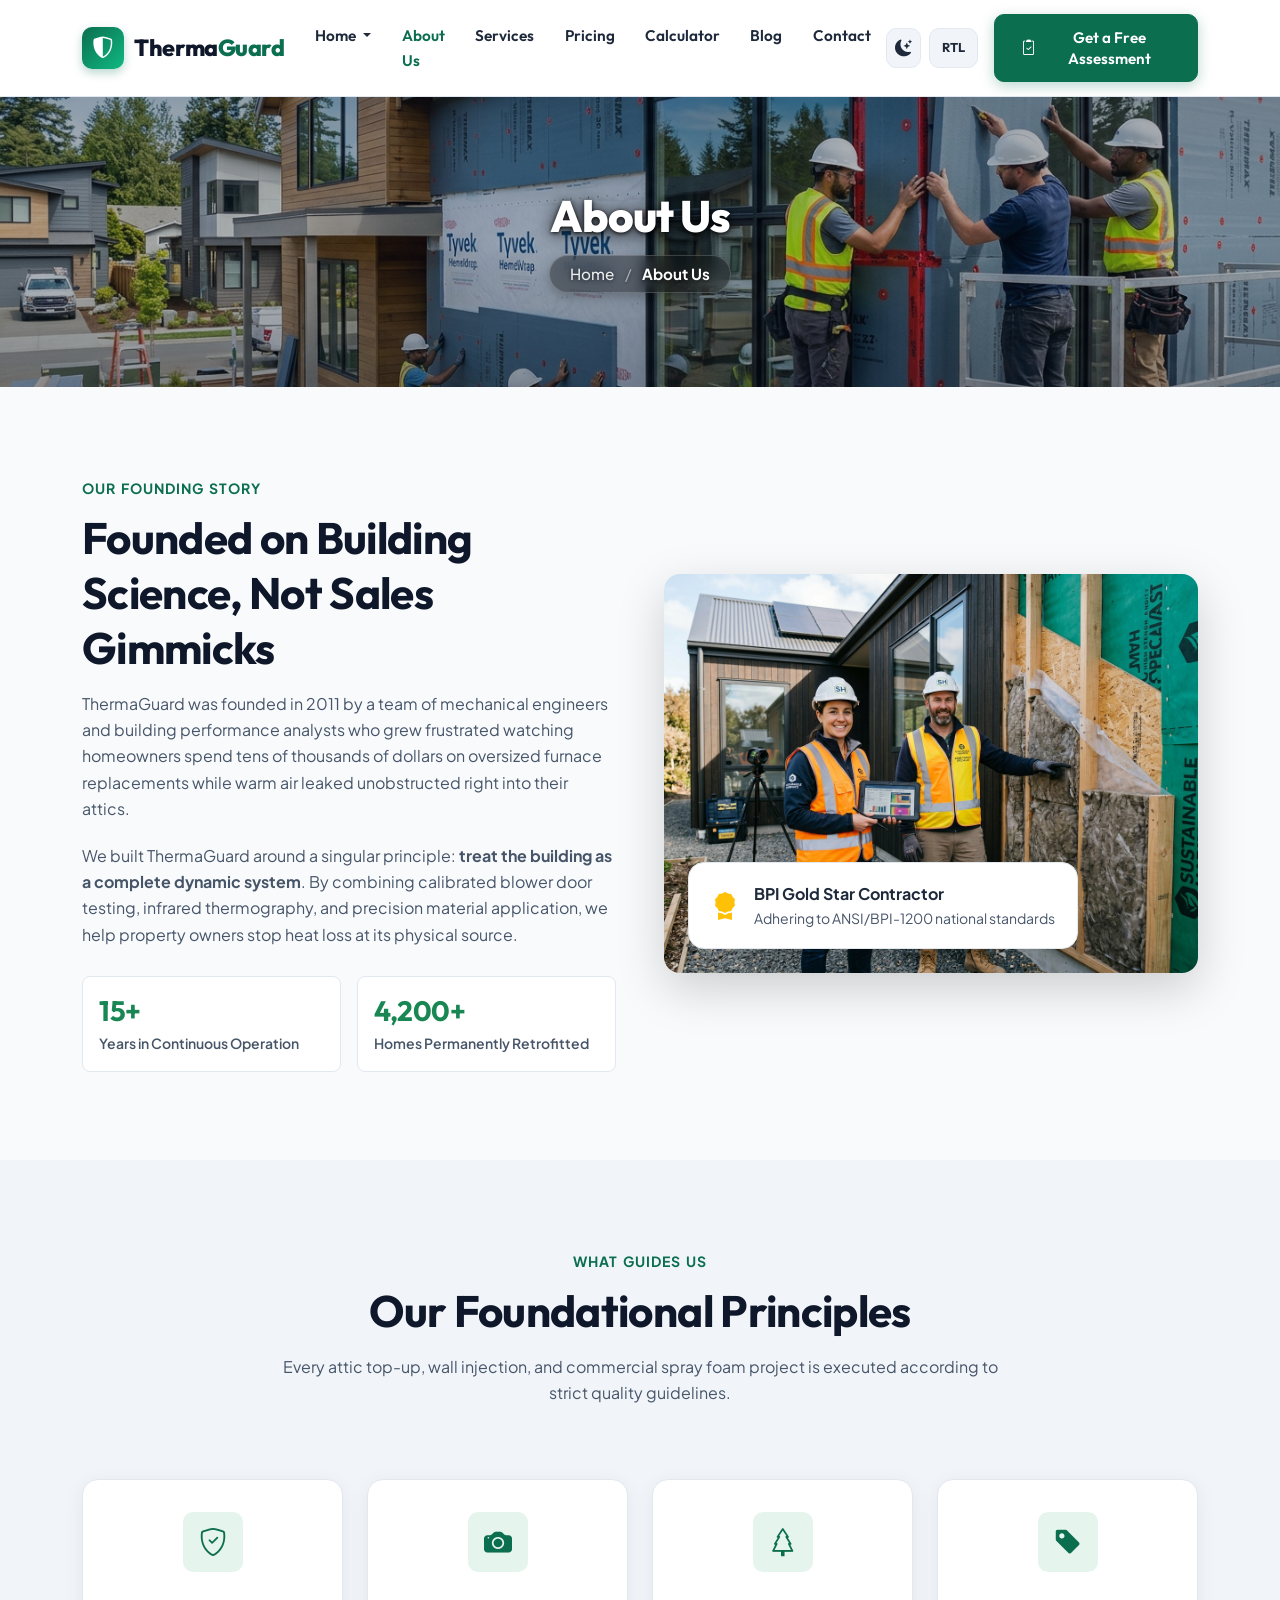
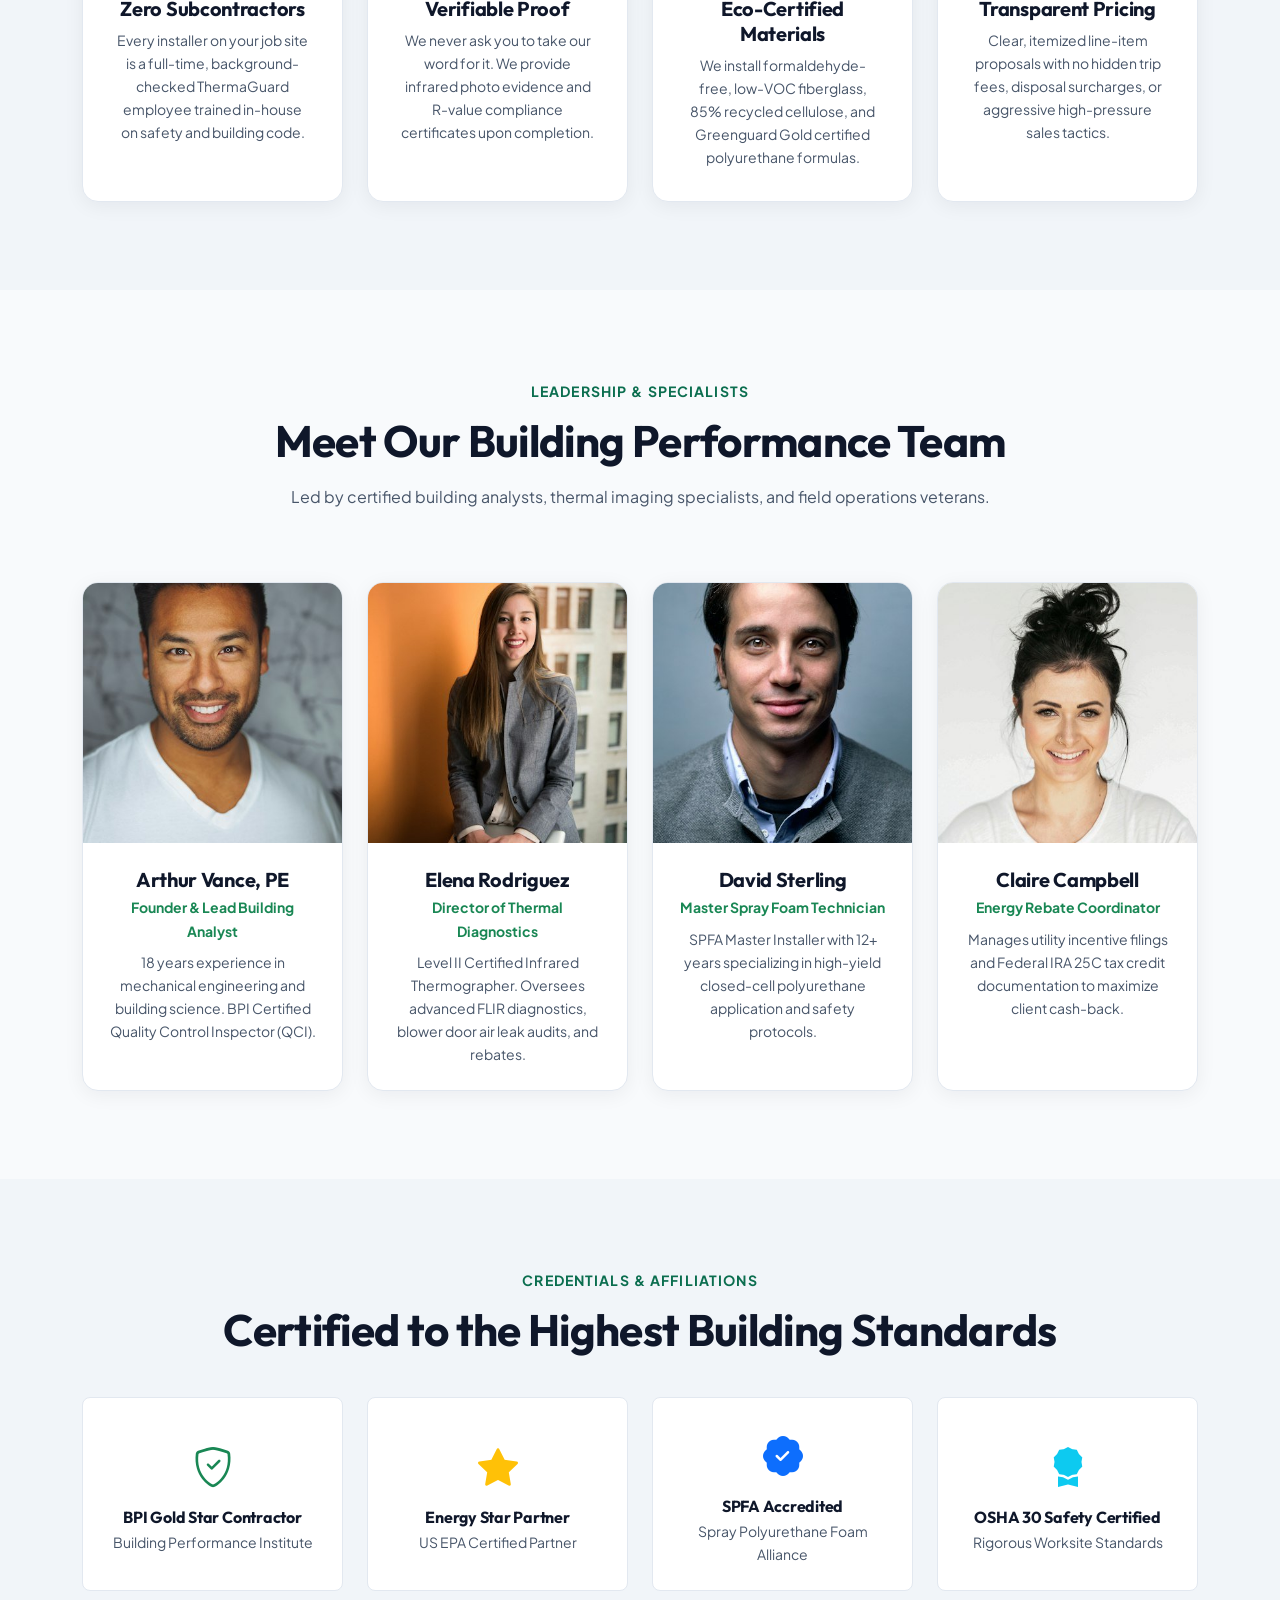
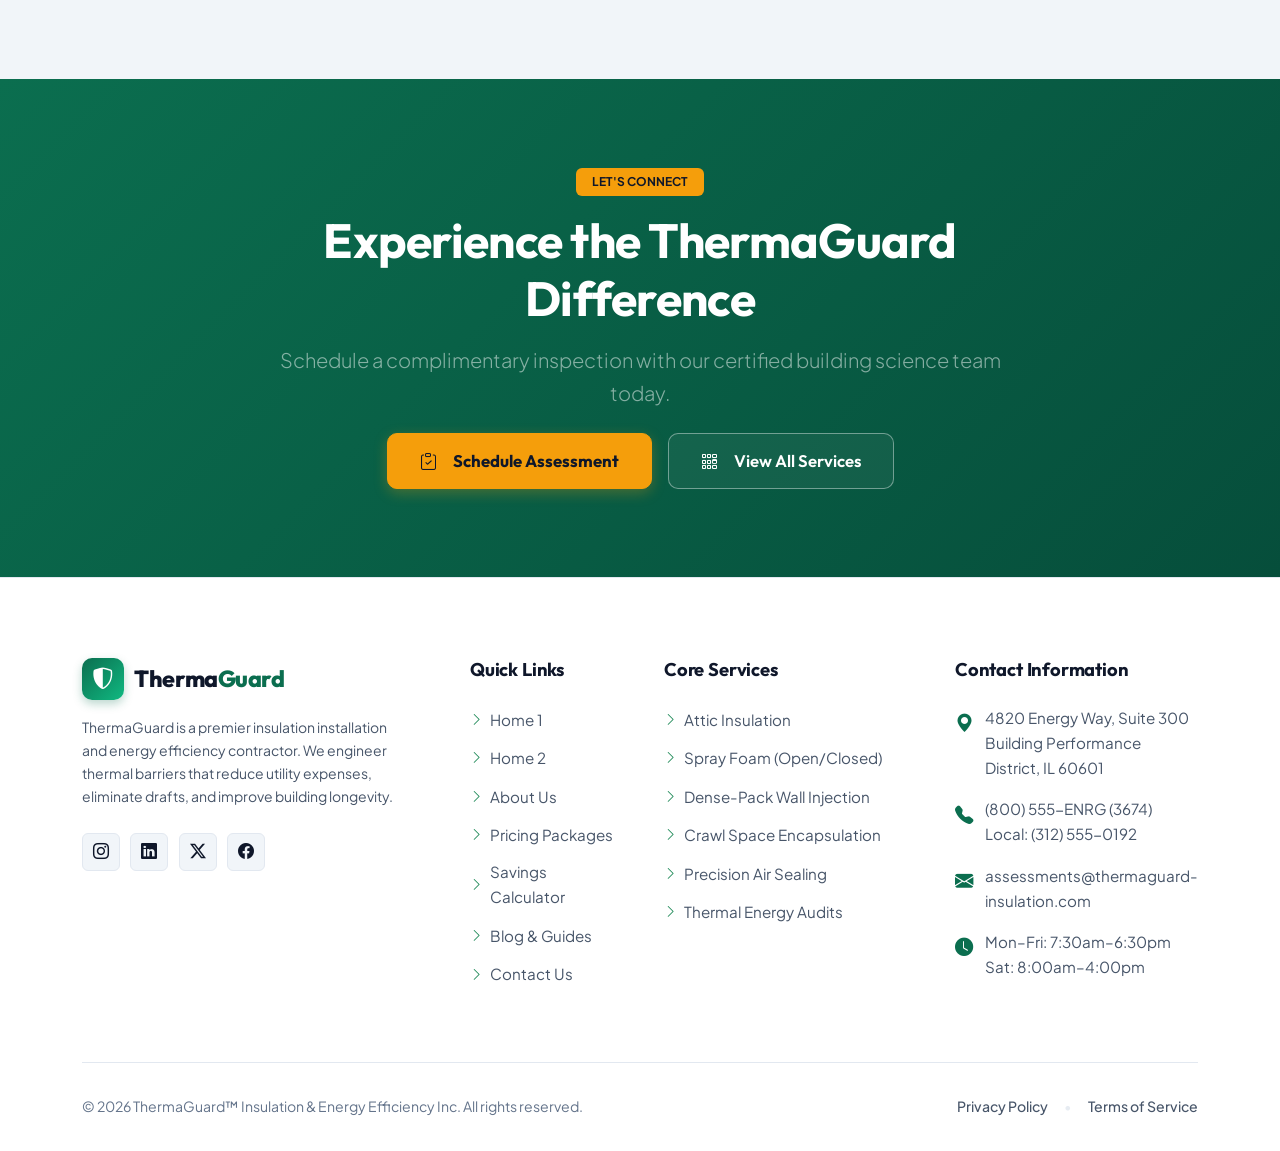
<file: about.html>
<!DOCTYPE html>
<html lang="en" data-bs-theme="light" dir="ltr">
<head>
  <meta charset="UTF-8">
  <meta name="viewport" content="width=device-width, initial-scale=1.0">
  <title>About Us | ThermaGuard™ Building Envelope & Energy Science</title>
  <meta name="description" content="Discover ThermaGuard's story, mission, BPI-certified leadership, and building-science principles that transform building efficiency.">
  
  <!-- Favicon -->
  <link rel="icon" type="image/svg+xml" href="data:image/svg+xml,<svg xmlns='http://www.w3.org/2000/svg' viewBox='0 0 100 100'><rect width='100' height='100' rx='20' fill='%230b6e4f'/><path d='M50 20 L80 45 L70 45 L70 75 L30 75 L30 45 L20 45 Z' fill='%23ffffff'/><circle cx='50' cy='55' r='10' fill='%23f59e0b'/></svg>">

  <!-- Google Fonts (Outfit & Plus Jakarta Sans) -->
  <link rel="preconnect" href="https://fonts.googleapis.com">
  <link rel="preconnect" href="https://fonts.gstatic.com" crossorigin>
  <link href="https://fonts.googleapis.com/css2?family=Outfit:wght@400;500;600;700;800&family=Plus+Jakarta+Sans:wght@400;500;600;700&display=swap" rel="stylesheet">

  <!-- Bootstrap 5.3 CSS -->
  <link href="https://cdn.jsdelivr.net/npm/bootstrap@5.3.3/dist/css/bootstrap.min.css" rel="stylesheet">
  
  <!-- Bootstrap Icons 1.11 -->
  <link rel="stylesheet" href="https://cdn.jsdelivr.net/npm/bootstrap-icons@1.11.3/font/bootstrap-icons.min.css">

  <!-- Custom Core & RTL Styles -->
  <link rel="stylesheet" href="css/style.css">
  <link rel="stylesheet" href="css/rtl.css">
</head>
<body>

  <!-- ================= NAVBAR ================= -->
  <nav class="navbar navbar-expand-lg tg-navbar sticky-top">
    <div class="container">
      <!-- Brand Logo -->
      <a class="navbar-brand" href="index.html">
        <div class="brand-icon-wrap">
          <i class="bi bi-shield-shaded"></i>
        </div>
        <span>Therma<span class="brand-highlight">Guard</span></span>
      </a>

      <!-- Mobile Controls & Hamburger -->
      <div class="d-flex align-items-center gap-2 d-lg-none">
        <button class="control-btn theme-toggle-btn" aria-label="Toggle theme">
          <i class="bi bi-moon-stars-fill"></i>
        </button>
        <button class="rtl-pill-btn rtl-toggle-btn" aria-label="Toggle layout direction">
            <span class="dir-label">RTL</span>
        </button>
        <button class="navbar-toggler border-0 shadow-none px-2" type="button" data-bs-toggle="collapse" data-bs-target="#tgNavbarCollapse" aria-controls="tgNavbarCollapse" aria-expanded="false" aria-label="Toggle navigation">
          <span class="navbar-toggler-icon"></span>
        </button>
      </div>

      <!-- Nav Links -->
      <div class="collapse navbar-collapse" id="tgNavbarCollapse">
        <ul class="navbar-nav mx-auto mb-2 mb-lg-0">
          <!-- Home Dropdown: EXACTLY TWO ITEMS -->
          <li class="nav-dropdown dropdown">
            <a class="nav-link dropdown-toggle" href="#" id="homeDropdown" role="button" data-bs-toggle="dropdown" aria-expanded="false">
              Home
            </a>
            <ul class="dropdown-menu" aria-labelledby="homeDropdown">
              <li><a class="dropdown-item" href="index.html"><i class="bi bi-house-door me-2"></i>Home 1</a></li>
              <li><a class="dropdown-item" href="home-2.html"><i class="bi bi-building me-2"></i>Home 2</a></li>
            </ul>
          </li>
          <li class="nav-item">
            <a class="nav-link active" href="about.html">About Us</a>
          </li>
          <li class="nav-item">
            <a class="nav-link" href="services.html">Services</a>
          </li>
          <li class="nav-item">
            <a class="nav-link" href="pricing.html">Pricing</a>
          </li>
          <li class="nav-item">
            <a class="nav-link" href="calculator.html">Calculator</a>
          </li>
          <li class="nav-item">
            <a class="nav-link" href="blog.html">Blog</a>
          </li>
          <li class="nav-item">
            <a class="nav-link" href="contact.html">Contact</a>
          </li>
        </ul>

        <!-- Action Controls & CTA -->
        <div class="nav-actions">
          <button class="control-btn theme-toggle-btn d-none d-lg-flex" aria-label="Toggle theme" title="Toggle dark/light mode">
            <i class="bi bi-moon-stars-fill"></i>
          </button>
          <button class="rtl-pill-btn rtl-toggle-btn d-none d-lg-inline-flex" aria-label="Toggle layout direction" title="Toggle RTL/LTR">
            <span class="dir-label">RTL</span>
          </button>
          <a href="contact.html" class="btn btn-primary ms-lg-2">
            <i class="bi bi-clipboard2-check me-1"></i>Get a Free Assessment
          </a>
        </div>
      </div>
    </div>
  </nav>

  <!-- ================= PAGE BANNER ================= -->
  <section class="tg-page-banner tg-banner-about">
    <div class="container tg-page-banner-container">
      <h1 class="tg-page-banner-title">About Us</h1>
      <nav aria-label="breadcrumb" class="tg-page-banner-breadcrumb-nav">
        <ol class="tg-page-banner-breadcrumb">
          <li><a href="index.html">Home</a></li>
          <li class="separator">/</li>
          <li class="active" aria-current="page">About Us</li>
        </ol>
      </nav>
    </div>
  </section>


  <!-- ================= STORY & MISSION ================= -->
  <section class="section-padding">
    <div class="container">
      <div class="row align-items-center g-5">
        <div class="col-lg-6">
          <span class="section-subtitle">Our Founding Story</span>
          <h2 class="section-title">Founded on Building Science, Not Sales Gimmicks</h2>
          <p class="text-muted">
            ThermaGuard was founded in 2011 by a team of mechanical engineers and building performance analysts who grew frustrated watching homeowners spend tens of thousands of dollars on oversized furnace replacements while warm air leaked unobstructed right into their attics.
          </p>
          <p class="text-muted">
            We built ThermaGuard around a singular principle: <strong>treat the building as a complete dynamic system</strong>. By combining calibrated blower door testing, infrared thermography, and precision material application, we help property owners stop heat loss at its physical source.
          </p>
          <div class="row g-3 pt-2">
            <div class="col-sm-6">
              <div class="p-3 rounded-3 bg-surface border border-tg">
                <div class="h3 fw-bold text-success mb-1">15+</div>
                <div class="small text-muted fw-semibold">Years in Continuous Operation</div>
              </div>
            </div>
            <div class="col-sm-6">
              <div class="p-3 rounded-3 bg-surface border border-tg">
                <div class="h3 fw-bold text-success mb-1">4,200+</div>
                <div class="small text-muted fw-semibold">Homes Permanently Retrofitted</div>
              </div>
            </div>
          </div>
        </div>

        <div class="col-lg-6">
          <div class="position-relative">
            <img src="images/about-thermal-envelope-team.jpg" alt="ThermaGuard Certified Building Science Team Inspecting Thermal Envelope" class="rounded-4 shadow-lg w-100" style="max-height: 480px; object-fit: cover;">
            <div class="floating-stat-card bottom-left">
              <i class="bi bi-award-fill text-warning fs-3"></i>
              <div>
                <div class="fw-bold">BPI Gold Star Contractor</div>
                <div class="text-muted small">Adhering to ANSI/BPI-1200 national standards</div>
              </div>
            </div>
          </div>
        </div>
      </div>
    </div>
  </section>

  <!-- ================= CORE VALUES ================= -->
  <section class="section-padding bg-surface-alt">
    <div class="container">
      <div class="row justify-content-center text-center section-title-wrap">
        <div class="col-lg-8">
          <span class="section-subtitle">What Guides Us</span>
          <h2 class="section-title">Our Foundational Principles</h2>
          <p class="text-muted">
            Every attic top-up, wall injection, and commercial spray foam project is executed according to strict quality guidelines.
          </p>
        </div>
      </div>

      <div class="row g-4">
        <div class="col-md-6 col-lg-3">
          <div class="card-tg text-center">
            <div class="card-icon-bubble mx-auto">
              <i class="bi bi-shield-check"></i>
            </div>
            <h4 class="h5 mb-2">Zero Subcontractors</h4>
            <p class="text-muted small mb-0">
              Every installer on your job site is a full-time, background-checked ThermaGuard employee trained in-house on safety and building code.
            </p>
          </div>
        </div>

        <div class="col-md-6 col-lg-3">
          <div class="card-tg text-center">
            <div class="card-icon-bubble mx-auto">
              <i class="bi bi-camera-fill"></i>
            </div>
            <h4 class="h5 mb-2">Verifiable Proof</h4>
            <p class="text-muted small mb-0">
              We never ask you to take our word for it. We provide infrared photo evidence and R-value compliance certificates upon completion.
            </p>
          </div>
        </div>

        <div class="col-md-6 col-lg-3">
          <div class="card-tg text-center">
            <div class="card-icon-bubble mx-auto">
              <i class="bi bi-tree"></i>
            </div>
            <h4 class="h5 mb-2">Eco-Certified Materials</h4>
            <p class="text-muted small mb-0">
              We install formaldehyde-free, low-VOC fiberglass, 85% recycled cellulose, and Greenguard Gold certified polyurethane formulas.
            </p>
          </div>
        </div>

        <div class="col-md-6 col-lg-3">
          <div class="card-tg text-center">
            <div class="card-icon-bubble mx-auto">
              <i class="bi bi-tag-fill"></i>
            </div>
            <h4 class="h5 mb-2">Transparent Pricing</h4>
            <p class="text-muted small mb-0">
              Clear, itemized line-item proposals with no hidden trip fees, disposal surcharges, or aggressive high-pressure sales tactics.
            </p>
          </div>
        </div>
      </div>
    </div>
  </section>

  <!-- ================= LEADERSHIP & CERTIFIED TEAM ================= -->
  <section class="section-padding">
    <div class="container">
      <div class="row justify-content-center text-center section-title-wrap">
        <div class="col-lg-8">
          <span class="section-subtitle">Leadership & Specialists</span>
          <h2 class="section-title">Meet Our Building Performance Team</h2>
          <p class="text-muted">
            Led by certified building analysts, thermal imaging specialists, and field operations veterans.
          </p>
        </div>
      </div>

      <div class="row g-4">
        <!-- Member 1 -->
        <div class="col-md-6 col-lg-3">
          <div class="card-tg p-0 overflow-hidden text-center">
            <img src="images/team-arthur-vance.jpg" alt="Arthur Vance" style="height: 260px; object-fit: cover;" class="w-100">
            <div class="p-4">
              <h5 class="mb-1">Arthur Vance, PE</h5>
              <p class="text-success small fw-bold mb-2">Founder & Lead Building Analyst</p>
              <p class="text-muted small mb-0">
                18 years experience in mechanical engineering and building science. BPI Certified Quality Control Inspector (QCI).
              </p>
            </div>
          </div>
        </div>

        <!-- Member 2 -->
        <div class="col-md-6 col-lg-3">
          <div class="card-tg p-0 overflow-hidden text-center">
            <img src="images/team-elena-rodriguez.jpg" alt="Elena Rodriguez" style="height: 260px; object-fit: cover;" class="w-100">
            <div class="p-4">
              <h5 class="mb-1">Elena Rodriguez</h5>
              <p class="text-success small fw-bold mb-2">Director of Thermal Diagnostics</p>
              <p class="text-muted small mb-0">
                Level II Certified Infrared Thermographer. Oversees advanced FLIR diagnostics, blower door air leak audits, and rebates.
              </p>
            </div>
          </div>
        </div>

        <!-- Member 3 -->
        <div class="col-md-6 col-lg-3">
          <div class="card-tg p-0 overflow-hidden text-center">
            <img src="images/team-david-sterling.jpg" alt="David Sterling" style="height: 260px; object-fit: cover;" class="w-100">
            <div class="p-4">
              <h5 class="mb-1">David Sterling</h5>
              <p class="text-success small fw-bold mb-2">Master Spray Foam Technician</p>
              <p class="text-muted small mb-0">
                SPFA Master Installer with 12+ years specializing in high-yield closed-cell polyurethane application and safety protocols.
              </p>
            </div>
          </div>
        </div>

        <!-- Member 4 -->
        <div class="col-md-6 col-lg-3">
          <div class="card-tg p-0 overflow-hidden text-center">
            <img src="images/team-claire-campbell.jpg" alt="Claire Campbell" style="height: 260px; object-fit: cover;" class="w-100">
            <div class="p-4">
              <h5 class="mb-1">Claire Campbell</h5>
              <p class="text-success small fw-bold mb-2">Energy Rebate Coordinator</p>
              <p class="text-muted small mb-0">
                Manages utility incentive filings and Federal IRA 25C tax credit documentation to maximize client cash-back.
              </p>
            </div>
          </div>
        </div>
      </div>
    </div>
  </section>

  <!-- ================= CERTIFICATIONS & PARTNERSHIPS ================= -->
  <section class="section-padding bg-surface-alt">
    <div class="container text-center">
      <span class="section-subtitle">Credentials & Affiliations</span>
      <h2 class="section-title mb-4">Certified to the Highest Building Standards</h2>
      <div class="row g-4 justify-content-center pt-3">
        <div class="col-6 col-md-3">
          <div class="p-4 rounded-3 bg-surface border border-tg h-100 d-flex flex-column align-items-center justify-content-center">
            <i class="bi bi-shield-check fs-1 text-success mb-2"></i>
            <h6 class="fw-bold mb-1">BPI Gold Star Contractor</h6>
            <small class="text-muted">Building Performance Institute</small>
          </div>
        </div>
        <div class="col-6 col-md-3">
          <div class="p-4 rounded-3 bg-surface border border-tg h-100 d-flex flex-column align-items-center justify-content-center">
            <i class="bi bi-star-fill fs-1 text-warning mb-2"></i>
            <h6 class="fw-bold mb-1">Energy Star Partner</h6>
            <small class="text-muted">US EPA Certified Partner</small>
          </div>
        </div>
        <div class="col-6 col-md-3">
          <div class="p-4 rounded-3 bg-surface border border-tg h-100 d-flex flex-column align-items-center justify-content-center">
            <i class="bi bi-patch-check-fill fs-1 text-primary mb-2"></i>
            <h6 class="fw-bold mb-1">SPFA Accredited</h6>
            <small class="text-muted">Spray Polyurethane Foam Alliance</small>
          </div>
        </div>
        <div class="col-6 col-md-3">
          <div class="p-4 rounded-3 bg-surface border border-tg h-100 d-flex flex-column align-items-center justify-content-center">
            <i class="bi bi-award-fill fs-1 text-info mb-2"></i>
            <h6 class="fw-bold mb-1">OSHA 30 Safety Certified</h6>
            <small class="text-muted">Rigorous Worksite Standards</small>
          </div>
        </div>
      </div>
    </div>
  </section>

  <!-- ================= FINAL CTA ================= -->
  <section class="section-padding" style="background: linear-gradient(135deg, #0b6e4f 0%, #064e3b 100%); color: #ffffff;">
    <div class="container text-center">
      <div class="row justify-content-center">
        <div class="col-lg-8">
          <span class="badge bg-warning text-dark mb-3 px-3 py-2 text-uppercase fw-bold">Let's Connect</span>
          <h2 class="text-white mb-3 display-5 fw-bold">Experience the ThermaGuard Difference</h2>
          <p class="text-white-50 lead mb-4">
            Schedule a complimentary inspection with our certified building science team today.
          </p>
          <div class="d-flex flex-wrap justify-content-center gap-3">
            <a href="contact.html" class="btn btn-accent btn-lg">
              <i class="bi bi-clipboard-check me-2"></i>Schedule Assessment
            </a>
            <a href="services.html" class="btn btn-outline-light btn-lg">
              <i class="bi bi-grid-3x3-gap me-2"></i>View All Services
            </a>
          </div>
        </div>
      </div>
    </div>
  </section>

  <!-- ================= SHARED FOOTER ================= -->
  <footer class="tg-footer">
    <div class="container">
      <div class="row g-5">
        <!-- Col 1: Brand & Bio -->
        <div class="col-lg-4 col-md-6">
          <a class="navbar-brand mb-3 d-inline-flex" href="index.html">
            <div class="brand-icon-wrap">
              <i class="bi bi-shield-shaded"></i>
            </div>
            <span>Therma<span class="brand-highlight">Guard</span></span>
          </a>
          <p class="text-muted small pe-lg-4">
            ThermaGuard is a premier insulation installation and energy efficiency contractor. We engineer thermal barriers that reduce utility expenses, eliminate drafts, and improve building longevity.
          </p>
          <div class="social-links mt-4">
            <a href="https://instagram.com" class="social-icon-btn" target="_blank" rel="noopener noreferrer" aria-label="Follow ThermaGuard on Instagram">
              <i class="bi bi-instagram"></i>
            </a>
            <a href="https://linkedin.com" class="social-icon-btn" target="_blank" rel="noopener noreferrer" aria-label="Connect with ThermaGuard on LinkedIn">
              <i class="bi bi-linkedin"></i>
            </a>
            <a href="https://x.com" class="social-icon-btn" target="_blank" rel="noopener noreferrer" aria-label="Follow ThermaGuard on X">
              <i class="bi bi-twitter-x"></i>
            </a>
            <a href="https://facebook.com" class="social-icon-btn" target="_blank" rel="noopener noreferrer" aria-label="Connect on Facebook">
              <i class="bi bi-facebook"></i>
            </a>
          </div>
        </div>

        <!-- Col 2: Important Links -->
        <div class="col-lg-2 col-md-6 col-6">
          <h5>Quick Links</h5>
          <ul class="footer-links">
            <li><a href="index.html"><i class="bi bi-chevron-right text-success small"></i>Home 1</a></li>
            <li><a href="home-2.html"><i class="bi bi-chevron-right text-success small"></i>Home 2</a></li>
            <li><a href="about.html"><i class="bi bi-chevron-right text-success small"></i>About Us</a></li>
            <li><a href="pricing.html"><i class="bi bi-chevron-right text-success small"></i>Pricing Packages</a></li>
            <li><a href="calculator.html"><i class="bi bi-chevron-right text-success small"></i>Savings Calculator</a></li>
            <li><a href="blog.html"><i class="bi bi-chevron-right text-success small"></i>Blog & Guides</a></li>
            <li><a href="contact.html"><i class="bi bi-chevron-right text-success small"></i>Contact Us</a></li>
          </ul>
        </div>

        <!-- Col 3: Core Services -->
        <div class="col-lg-3 col-md-6 col-6">
          <h5>Core Services</h5>
          <ul class="footer-links">
            <li><a href="service-details.html?service=attic"><i class="bi bi-chevron-right text-success small"></i>Attic Insulation</a></li>
            <li><a href="service-details.html?service=spray-foam"><i class="bi bi-chevron-right text-success small"></i>Spray Foam (Open/Closed)</a></li>
            <li><a href="service-details.html?service=wall-injection"><i class="bi bi-chevron-right text-success small"></i>Dense-Pack Wall Injection</a></li>
            <li><a href="service-details.html?service=crawl-space"><i class="bi bi-chevron-right text-success small"></i>Crawl Space Encapsulation</a></li>
            <li><a href="service-details.html?service=air-sealing"><i class="bi bi-chevron-right text-success small"></i>Precision Air Sealing</a></li>
            <li><a href="service-details.html?service=energy-audit"><i class="bi bi-chevron-right text-success small"></i>Thermal Energy Audits</a></li>
          </ul>
        </div>

        <!-- Col 4: Contact Information -->
        <div class="col-lg-3 col-md-6">
          <h5>Contact Information</h5>
          <div class="footer-contact-item">
            <i class="bi bi-geo-alt-fill"></i>
            <span>4820 Energy Way, Suite 300<br>Building Performance District, IL 60601</span>
          </div>
          <div class="footer-contact-item">
            <i class="bi bi-telephone-fill"></i>
            <span>(800) 555-ENRG (3674)<br>Local: (312) 555-0192</span>
          </div>
          <div class="footer-contact-item">
            <i class="bi bi-envelope-fill"></i>
            <span>assessments@thermaguard-insulation.com</span>
          </div>
          <div class="footer-contact-item">
            <i class="bi bi-clock-fill"></i>
            <span>Mon–Fri: 7:30am–6:30pm<br>Sat: 8:00am–4:00pm</span>
          </div>
        </div>
      </div>

      <!-- Footer Bottom -->
      <div class="footer-bottom d-flex flex-column flex-md-row justify-content-between align-items-center gap-3">
        <div class="footer-copy text-center text-md-start">
          &copy; 2026 ThermaGuard™ Insulation & Energy Efficiency Inc. All rights reserved.
        </div>
        <div class="footer-legal-links d-flex align-items-center justify-content-center justify-content-md-end gap-3">
          <a href="privacy.html" class="footer-legal-link">Privacy Policy</a>
          <span class="footer-legal-sep">•</span>
          <a href="terms.html" class="footer-legal-link">Terms of Service</a>
        </div>
      </div>
    </div>
  </footer>

  <!-- Back to Top Button -->
  <button class="back-to-top" aria-label="Back to top">
    <i class="bi bi-chevron-up"></i>
  </button>

  <!-- Bootstrap 5.3 Bundle JS -->
  <script src="https://cdn.jsdelivr.net/npm/bootstrap@5.3.3/dist/js/bootstrap.bundle.min.js"></script>
  <!-- Core Script -->
  <script src="js/main.js"></script>
</body>
</html>
</file>
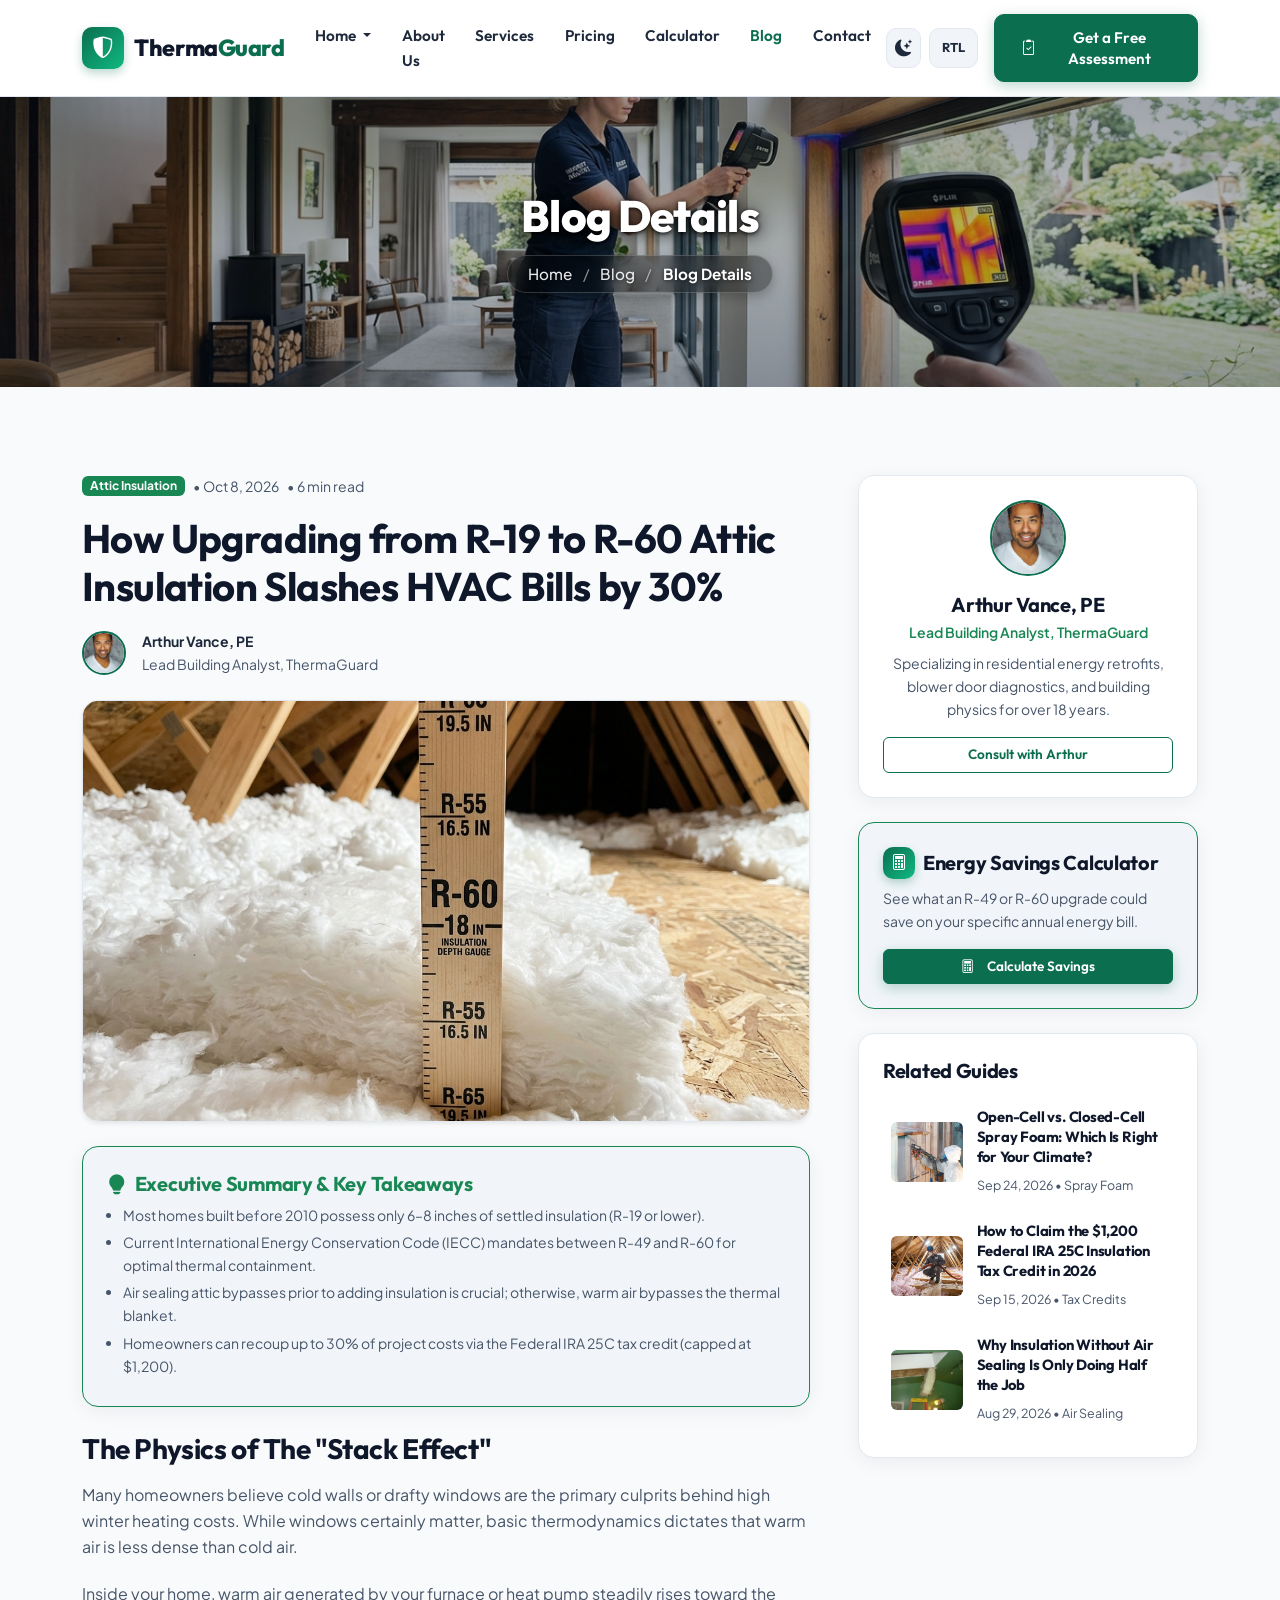
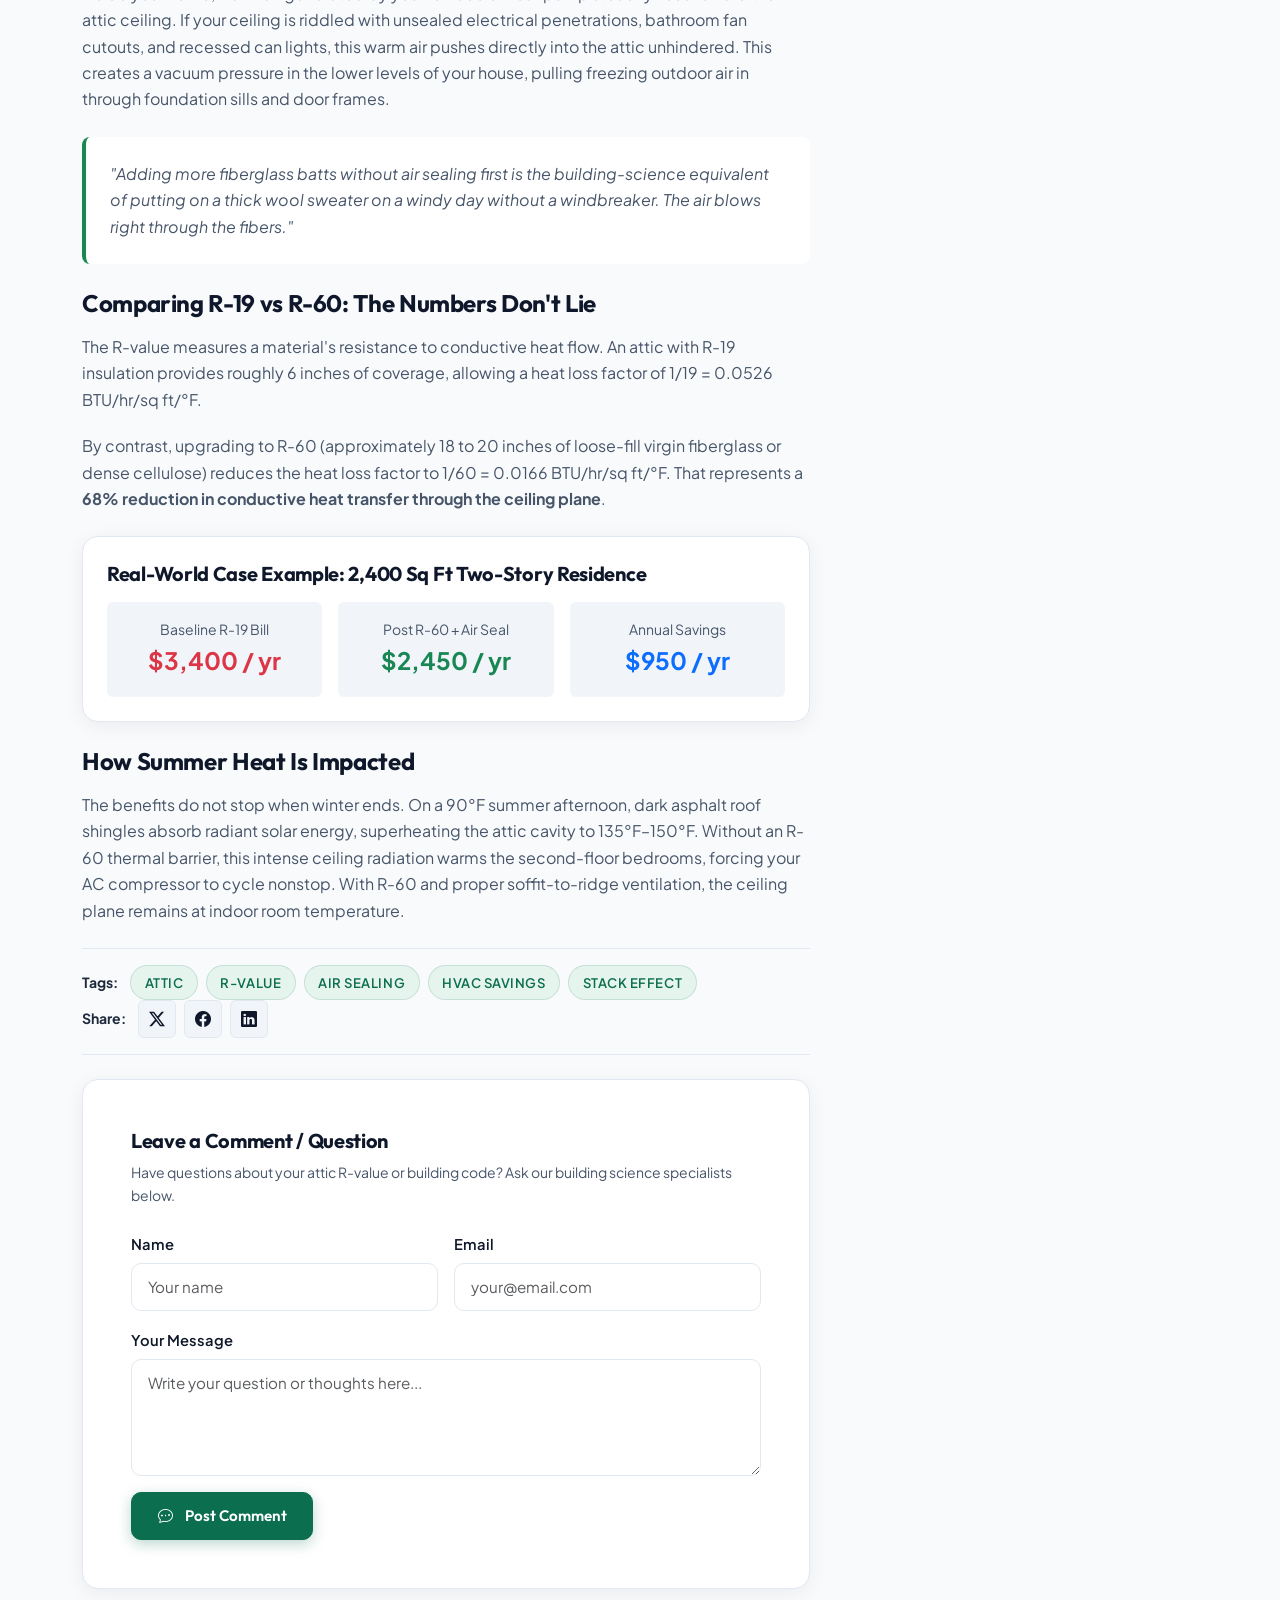
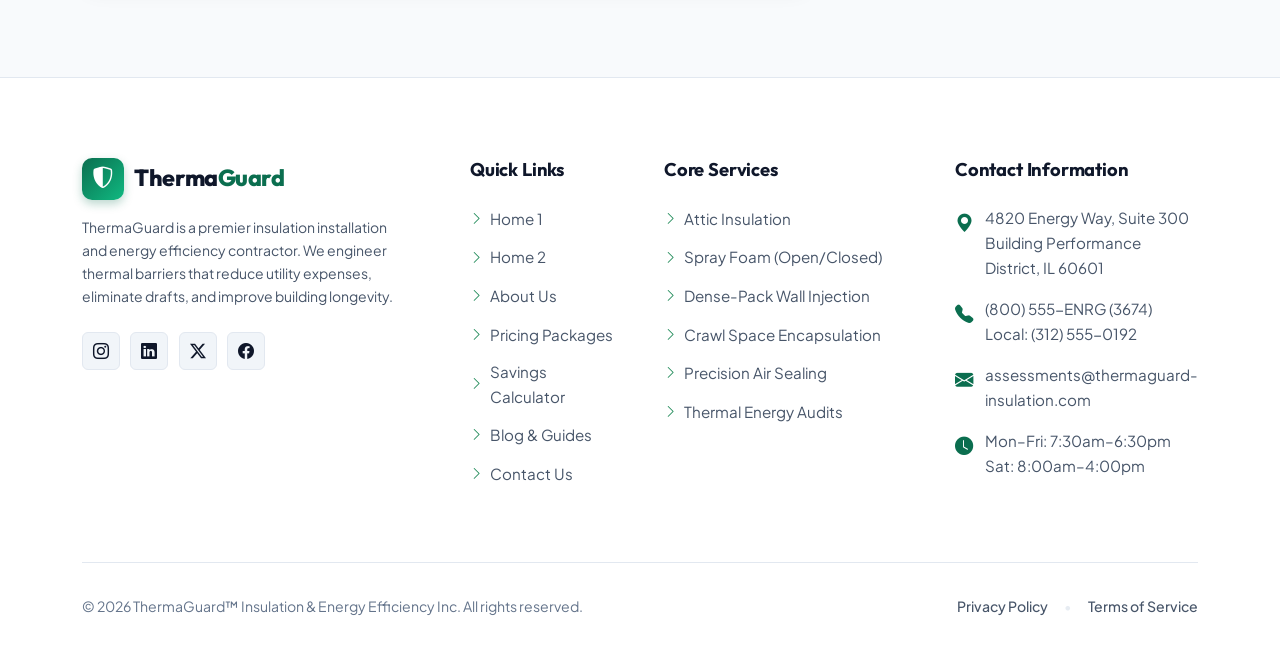
<file: blog-details.html>
<!DOCTYPE html>
<html lang="en" data-bs-theme="light" dir="ltr">
<head>
  <meta charset="UTF-8">
  <meta name="viewport" content="width=device-width, initial-scale=1.0">
  <title>How Upgrading from R-19 to R-60 Slashes HVAC Bills by 30% | ThermaGuard™</title>
  <meta name="description" content="In-depth building science guide explaining how attic air sealing and R-60 insulation stops the stack effect and lowers seasonal utility bills.">
  
  <!-- Favicon -->
  <link rel="icon" type="image/svg+xml" href="data:image/svg+xml,<svg xmlns='http://www.w3.org/2000/svg' viewBox='0 0 100 100'><rect width='100' height='100' rx='20' fill='%230b6e4f'/><path d='M50 20 L80 45 L70 45 L70 75 L30 75 L30 45 L20 45 Z' fill='%23ffffff'/><circle cx='50' cy='55' r='10' fill='%23f59e0b'/></svg>">

  <!-- Google Fonts (Outfit & Plus Jakarta Sans) -->
  <link rel="preconnect" href="https://fonts.googleapis.com">
  <link rel="preconnect" href="https://fonts.gstatic.com" crossorigin>
  <link href="https://fonts.googleapis.com/css2?family=Outfit:wght@400;500;600;700;800&family=Plus+Jakarta+Sans:wght@400;500;600;700&display=swap" rel="stylesheet">

  <!-- Bootstrap 5.3 CSS -->
  <link href="https://cdn.jsdelivr.net/npm/bootstrap@5.3.3/dist/css/bootstrap.min.css" rel="stylesheet">
  
  <!-- Bootstrap Icons 1.11 -->
  <link rel="stylesheet" href="https://cdn.jsdelivr.net/npm/bootstrap-icons@1.11.3/font/bootstrap-icons.min.css">

  <!-- Custom Core & RTL Styles -->
  <link rel="stylesheet" href="css/style.css">
  <link rel="stylesheet" href="css/rtl.css">
</head>
<body>

  <!-- ================= NAVBAR ================= -->
  <nav class="navbar navbar-expand-lg tg-navbar sticky-top">
    <div class="container">
      <!-- Brand Logo -->
      <a class="navbar-brand" href="index.html">
        <div class="brand-icon-wrap">
          <i class="bi bi-shield-shaded"></i>
        </div>
        <span>Therma<span class="brand-highlight">Guard</span></span>
      </a>

      <!-- Mobile Controls & Hamburger -->
      <div class="d-flex align-items-center gap-2 d-lg-none">
        <button class="control-btn theme-toggle-btn" aria-label="Toggle theme">
          <i class="bi bi-moon-stars-fill"></i>
        </button>
        <button class="rtl-pill-btn rtl-toggle-btn" aria-label="Toggle layout direction">
            <span class="dir-label">RTL</span>
        </button>
        <button class="navbar-toggler border-0 shadow-none px-2" type="button" data-bs-toggle="collapse" data-bs-target="#tgNavbarCollapse" aria-controls="tgNavbarCollapse" aria-expanded="false" aria-label="Toggle navigation">
          <span class="navbar-toggler-icon"></span>
        </button>
      </div>

      <!-- Nav Links -->
      <div class="collapse navbar-collapse" id="tgNavbarCollapse">
        <ul class="navbar-nav mx-auto mb-2 mb-lg-0">
          <!-- Home Dropdown: EXACTLY TWO ITEMS -->
          <li class="nav-dropdown dropdown">
            <a class="nav-link dropdown-toggle" href="#" id="homeDropdown" role="button" data-bs-toggle="dropdown" aria-expanded="false">
              Home
            </a>
            <ul class="dropdown-menu" aria-labelledby="homeDropdown">
              <li><a class="dropdown-item" href="index.html"><i class="bi bi-house-door me-2"></i>Home 1</a></li>
              <li><a class="dropdown-item" href="home-2.html"><i class="bi bi-building me-2"></i>Home 2</a></li>
            </ul>
          </li>
          <li class="nav-item">
            <a class="nav-link" href="about.html">About Us</a>
          </li>
          <li class="nav-item">
            <a class="nav-link" href="services.html">Services</a>
          </li>
          <li class="nav-item">
            <a class="nav-link" href="pricing.html">Pricing</a>
          </li>
          <li class="nav-item">
            <a class="nav-link" href="calculator.html">Calculator</a>
          </li>
          <li class="nav-item">
            <a class="nav-link active" href="blog.html">Blog</a>
          </li>
          <li class="nav-item">
            <a class="nav-link" href="contact.html">Contact</a>
          </li>
        </ul>

        <!-- Action Controls & CTA -->
        <div class="nav-actions">
          <button class="control-btn theme-toggle-btn d-none d-lg-flex" aria-label="Toggle theme" title="Toggle dark/light mode">
            <i class="bi bi-moon-stars-fill"></i>
          </button>
          <button class="rtl-pill-btn rtl-toggle-btn d-none d-lg-inline-flex" aria-label="Toggle layout direction" title="Toggle RTL/LTR">
            <span class="dir-label">RTL</span>
          </button>
          <a href="contact.html" class="btn btn-primary ms-lg-2">
            <i class="bi bi-clipboard2-check me-1"></i>Get a Free Assessment
          </a>
        </div>
      </div>
    </div>
  </nav>

  <!-- ================= PAGE BANNER ================= -->
  <section class="tg-page-banner tg-banner-blog-details">
    <div class="container tg-page-banner-container">
      <h1 class="tg-page-banner-title" id="bannerArticleCategory">Blog Details</h1>
      <nav aria-label="breadcrumb" class="tg-page-banner-breadcrumb-nav">
        <ol class="tg-page-banner-breadcrumb">
          <li><a href="index.html">Home</a></li>
          <li class="separator">/</li>
          <li><a href="blog.html">Blog</a></li>
          <li class="separator">/</li>
          <li class="active" aria-current="page" id="breadcrumbArticleCurrent">Blog Details</li>
        </ol>
      </nav>
    </div>
  </section>

  <!-- ================= ARTICLE BODY & SIDEBAR ================= -->
  <section class="section-padding">
    <div class="container">
      <div class="row g-4 g-lg-5 align-items-start">
        <!-- Main Content -->
        <div class="col-lg-8">
          <!-- Article Title & Meta -->
          <div class="mb-4">
            <div class="d-flex align-items-center gap-2 mb-3">
              <span class="badge bg-success" id="articleCategoryBadge">Attic Insulation</span>
              <span class="text-muted small" id="articleDate">• Oct 8, 2026</span>
              <span class="text-muted small" id="articleReadTime">• 6 min read</span>
            </div>
            <h2 class="display-6 fw-bold mb-3" id="articleTitle">
              How Upgrading from R-19 to R-60 Attic Insulation Slashes HVAC Bills by 30%
            </h2>
            <div class="d-flex align-items-center gap-3 pt-1">
              <img src="images/team-arthur-vance.jpg" alt="Arthur Vance" class="avatar-img" id="authorAvatar" style="width: 44px; height: 44px;">
              <div>
                <div class="fw-bold small" id="authorName">Arthur Vance, PE</div>
                <div class="text-muted small" id="authorRole">Lead Building Analyst, ThermaGuard</div>
              </div>
            </div>
          </div>

          <!-- Cover Image -->
          <div class="article-cover-wrap mb-4 shadow-sm border border-tg">
            <img src="images/blog-attic-r19-to-r60.jpg" alt="Attic insulation depth ruler and fiberglass" class="article-cover-img" id="articleCoverImg">
          </div>

          <!-- Key Takeaways Callout -->
          <div class="card-tg p-4 mb-4 bg-surface-alt border-success h-auto">
            <h5 class="fw-bold mb-2 text-success"><i class="bi bi-lightbulb-fill me-2"></i>Executive Summary & Key Takeaways</h5>
            <ul class="mb-0 text-muted small ps-3" id="articleTakeawaysList">
              <li class="mb-1">Most homes built before 2010 possess only 6–8 inches of settled insulation (R-19 or lower).</li>
              <li class="mb-1">Current International Energy Conservation Code (IECC) mandates between R-49 and R-60 for optimal thermal containment.</li>
              <li class="mb-1">Air sealing attic bypasses prior to adding insulation is crucial; otherwise, warm air bypasses the thermal blanket.</li>
              <li>Homeowners can recoup up to 30% of project costs via the Federal IRA 25C tax credit (capped at $1,200).</li>
            </ul>
          </div>

          <!-- Dynamic Body Content -->
          <div id="articleBodyContent">
            <h2 class="h3 fw-bold mb-3">The Physics of The "Stack Effect"</h2>
            <p class="text-muted">
              Many homeowners believe cold walls or drafty windows are the primary culprits behind high winter heating costs. While windows certainly matter, basic thermodynamics dictates that warm air is less dense than cold air.
            </p>
            <p class="text-muted">
              Inside your home, warm air generated by your furnace or heat pump steadily rises toward the attic ceiling. If your ceiling is riddled with unsealed electrical penetrations, bathroom fan cutouts, and recessed can lights, this warm air pushes directly into the attic unhindered. This creates a vacuum pressure in the lower levels of your house, pulling freezing outdoor air in through foundation sills and door frames.
            </p>

            <blockquote class="p-4 my-4 rounded-3 border-start border-4 border-success bg-surface fst-italic text-muted">
              "Adding more fiberglass batts without air sealing first is the building-science equivalent of putting on a thick wool sweater on a windy day without a windbreaker. The air blows right through the fibers."
            </blockquote>

            <h3 class="h4 fw-bold mt-4 mb-3">Comparing R-19 vs R-60: The Numbers Don't Lie</h3>
            <p class="text-muted">
              The R-value measures a material's resistance to conductive heat flow. An attic with R-19 insulation provides roughly 6 inches of coverage, allowing a heat loss factor of 1/19 = 0.0526 BTU/hr/sq ft/°F.
            </p>
            <p class="text-muted">
              By contrast, upgrading to R-60 (approximately 18 to 20 inches of loose-fill virgin fiberglass or dense cellulose) reduces the heat loss factor to 1/60 = 0.0166 BTU/hr/sq ft/°F. That represents a <strong>68% reduction in conductive heat transfer through the ceiling plane</strong>.
            </p>

            <div class="card-tg p-4 my-4 h-auto">
              <h5 class="fw-bold mb-3">Real-World Case Example: 2,400 Sq Ft Two-Story Residence</h5>
              <div class="row g-3 text-center">
                <div class="col-sm-4">
                  <div class="p-3 rounded-2 bg-surface-alt">
                    <div class="small text-muted">Baseline R-19 Bill</div>
                    <div class="fw-bold fs-4 text-danger">$3,400 / yr</div>
                  </div>
                </div>
                <div class="col-sm-4">
                  <div class="p-3 rounded-2 bg-surface-alt">
                    <div class="small text-muted">Post R-60 + Air Seal</div>
                    <div class="fw-bold fs-4 text-success">$2,450 / yr</div>
                  </div>
                </div>
                <div class="col-sm-4">
                  <div class="p-3 rounded-2 bg-surface-alt">
                    <div class="small text-muted">Annual Savings</div>
                    <div class="fw-bold fs-4 text-primary">$950 / yr</div>
                  </div>
                </div>
              </div>
            </div>

            <h3 class="h4 fw-bold mt-4 mb-3">How Summer Heat Is Impacted</h3>
            <p class="text-muted">
              The benefits do not stop when winter ends. On a 90°F summer afternoon, dark asphalt roof shingles absorb radiant solar energy, superheating the attic cavity to 135°F–150°F. Without an R-60 thermal barrier, this intense ceiling radiation warms the second-floor bedrooms, forcing your AC compressor to cycle nonstop. With R-60 and proper soffit-to-ridge ventilation, the ceiling plane remains at indoor room temperature.
            </p>
          </div>

          <!-- Share & Tags -->
          <div class="d-flex flex-wrap justify-content-between align-items-center py-3 border-top border-bottom border-tg my-4">
            <div class="d-flex flex-wrap align-items-center gap-2 mb-2 mb-sm-0">
              <span class="fw-bold small me-1">Tags:</span>
              <div id="articleTagsContainer" class="d-inline-flex flex-wrap align-items-center gap-2">
                <span class="badge-tag">Attic</span>
                <span class="badge-tag">R-Value</span>
                <span class="badge-tag">Air Sealing</span>
              </div>
            </div>
            <div class="d-flex align-items-center gap-2">
              <span class="fw-bold small me-1">Share:</span>
              <a href="https://x.com" target="_blank" rel="noopener noreferrer" class="social-icon-btn" aria-label="Share on X"><i class="bi bi-twitter-x"></i></a>
              <a href="https://facebook.com" target="_blank" rel="noopener noreferrer" class="social-icon-btn" aria-label="Share on Facebook"><i class="bi bi-facebook"></i></a>
              <a href="https://linkedin.com" target="_blank" rel="noopener noreferrer" class="social-icon-btn" aria-label="Share on LinkedIn"><i class="bi bi-linkedin"></i></a>
            </div>
          </div>

          <!-- Leave a Reply Form -->
          <div class="card-tg p-4 p-md-5 h-auto">
            <h4 class="h5 fw-bold mb-2">Leave a Comment / Question</h4>
            <p class="text-muted small mb-4">Have questions about your attic R-value or building code? Ask our building science specialists below.</p>
            <form class="needs-validation" novalidate>
              <div class="row g-3 mb-3">
                <div class="col-md-6">
                  <label class="form-label small" for="commentName">Name</label>
                  <input type="text" class="form-control" id="commentName" placeholder="Your name" required>
                </div>
                <div class="col-md-6">
                  <label class="form-label small" for="commentEmail">Email</label>
                  <input type="email" class="form-control" id="commentEmail" placeholder="your@email.com" required>
                </div>
              </div>
              <div class="mb-3">
                <label class="form-label small" for="commentBody">Your Message</label>
                <textarea class="form-control" id="commentBody" rows="4" placeholder="Write your question or thoughts here..." required></textarea>
              </div>
              <button type="submit" class="btn btn-primary">
                <i class="bi bi-chat-dots me-1"></i>Post Comment
              </button>
            </form>
          </div>
        </div>

        <!-- Sidebar -->
        <div class="col-lg-4">
          <aside class="blog-sidebar sticky-top">
            <!-- Author Card -->
            <div class="card-tg p-4 text-center h-auto">
              <img src="images/team-arthur-vance.jpg" alt="Arthur Vance" class="avatar-img mx-auto mb-3" id="sideAuthorImg" style="width: 76px; height: 76px;">
              <h5 class="fw-bold mb-1" id="sideAuthorName">Arthur Vance, PE</h5>
              <p class="text-success small fw-semibold mb-2" id="sideAuthorRole">Founder & Master Building Analyst</p>
              <p class="text-muted small mb-3" id="sideAuthorBio">
                Specializing in residential energy retrofits, blower door diagnostics, and building physics for over 18 years.
              </p>
              <a href="contact.html" class="btn btn-outline-primary btn-sm w-100">Consult with Arthur</a>
            </div>

            <!-- Free Calculator Widget -->
            <div class="card-tg p-4 border-success bg-surface-alt h-auto">
              <div class="d-flex align-items-center gap-2 mb-2">
                <div class="brand-icon-wrap" style="width: 32px; height: 32px; font-size: 1rem;">
                  <i class="bi bi-calculator"></i>
                </div>
                <h5 class="fw-bold mb-0">Energy Savings Calculator</h5>
              </div>
              <p class="text-muted small mb-3">
                See what an R-49 or R-60 upgrade could save on your specific annual energy bill.
              </p>
              <a href="calculator.html" class="btn btn-primary btn-sm w-100">
                <i class="bi bi-calculator me-1"></i>Calculate Savings
              </a>
            </div>

            <!-- Related Posts -->
            <div class="card-tg p-4 h-auto">
              <h5 class="fw-bold mb-3">Related Guides</h5>
              <div class="d-flex flex-column gap-2" id="sidebarRelatedGuides">
                <a href="blog-details.html?id=spray-foam" class="related-guide-item">
                  <img src="images/blog-spray-foam.jpg" alt="Spray Foam Guide" class="related-guide-thumb">
                  <div class="flex-grow-1">
                    <h6 class="related-guide-title">Open-Cell vs Closed-Cell Spray Foam Guide</h6>
                    <span class="text-muted small" style="font-size: 0.78rem;">Sep 24, 2026 • Spray Foam</span>
                  </div>
                </a>
                <a href="blog-details.html?id=tax-credit" class="related-guide-item">
                  <img src="images/blog-ira-tax-credit-insulation.jpg" alt="IRA Tax Credit" class="related-guide-thumb">
                  <div class="flex-grow-1">
                    <h6 class="related-guide-title">Claiming the $1,200 Federal IRA 25C Tax Credit</h6>
                    <span class="text-muted small" style="font-size: 0.78rem;">Sep 15, 2026 • Tax Credits</span>
                  </div>
                </a>
                <a href="blog-details.html?id=air-sealing" class="related-guide-item">
                  <img src="images/blog-air-sealing.jpg" alt="Air Sealing Importance" class="related-guide-thumb">
                  <div class="flex-grow-1">
                    <h6 class="related-guide-title">Why Insulation Without Air Sealing Fails</h6>
                    <span class="text-muted small" style="font-size: 0.78rem;">Aug 29, 2026 • Air Sealing</span>
                  </div>
                </a>
              </div>
            </div>
          </aside>
        </div>
      </div>
    </div>
  </section>

  <!-- ================= SHARED FOOTER ================= -->
  <footer class="tg-footer">
    <div class="container">
      <div class="row g-5">
        <!-- Col 1: Brand & Bio -->
        <div class="col-lg-4 col-md-6">
          <a class="navbar-brand mb-3 d-inline-flex" href="index.html">
            <div class="brand-icon-wrap">
              <i class="bi bi-shield-shaded"></i>
            </div>
            <span>Therma<span class="brand-highlight">Guard</span></span>
          </a>
          <p class="text-muted small pe-lg-4">
            ThermaGuard is a premier insulation installation and energy efficiency contractor. We engineer thermal barriers that reduce utility expenses, eliminate drafts, and improve building longevity.
          </p>
          <div class="social-links mt-4">
            <a href="https://instagram.com" class="social-icon-btn" target="_blank" rel="noopener noreferrer" aria-label="Follow ThermaGuard on Instagram">
              <i class="bi bi-instagram"></i>
            </a>
            <a href="https://linkedin.com" class="social-icon-btn" target="_blank" rel="noopener noreferrer" aria-label="Connect with ThermaGuard on LinkedIn">
              <i class="bi bi-linkedin"></i>
            </a>
            <a href="https://x.com" class="social-icon-btn" target="_blank" rel="noopener noreferrer" aria-label="Follow ThermaGuard on X">
              <i class="bi bi-twitter-x"></i>
            </a>
            <a href="https://facebook.com" class="social-icon-btn" target="_blank" rel="noopener noreferrer" aria-label="Connect on Facebook">
              <i class="bi bi-facebook"></i>
            </a>
          </div>
        </div>

        <!-- Col 2: Important Links -->
        <div class="col-lg-2 col-md-6 col-6">
          <h5>Quick Links</h5>
          <ul class="footer-links">
            <li><a href="index.html"><i class="bi bi-chevron-right text-success small"></i>Home 1</a></li>
            <li><a href="home-2.html"><i class="bi bi-chevron-right text-success small"></i>Home 2</a></li>
            <li><a href="about.html"><i class="bi bi-chevron-right text-success small"></i>About Us</a></li>
            <li><a href="pricing.html"><i class="bi bi-chevron-right text-success small"></i>Pricing Packages</a></li>
            <li><a href="calculator.html"><i class="bi bi-chevron-right text-success small"></i>Savings Calculator</a></li>
            <li><a href="blog.html"><i class="bi bi-chevron-right text-success small"></i>Blog & Guides</a></li>
            <li><a href="contact.html"><i class="bi bi-chevron-right text-success small"></i>Contact Us</a></li>
          </ul>
        </div>

        <!-- Col 3: Core Services -->
        <div class="col-lg-3 col-md-6 col-6">
          <h5>Core Services</h5>
          <ul class="footer-links">
            <li><a href="service-details.html?service=attic"><i class="bi bi-chevron-right text-success small"></i>Attic Insulation</a></li>
            <li><a href="service-details.html?service=spray-foam"><i class="bi bi-chevron-right text-success small"></i>Spray Foam (Open/Closed)</a></li>
            <li><a href="service-details.html?service=wall-injection"><i class="bi bi-chevron-right text-success small"></i>Dense-Pack Wall Injection</a></li>
            <li><a href="service-details.html?service=crawl-space"><i class="bi bi-chevron-right text-success small"></i>Crawl Space Encapsulation</a></li>
            <li><a href="service-details.html?service=air-sealing"><i class="bi bi-chevron-right text-success small"></i>Precision Air Sealing</a></li>
            <li><a href="service-details.html?service=energy-audit"><i class="bi bi-chevron-right text-success small"></i>Thermal Energy Audits</a></li>
          </ul>
        </div>

        <!-- Col 4: Contact Information -->
        <div class="col-lg-3 col-md-6">
          <h5>Contact Information</h5>
          <div class="footer-contact-item">
            <i class="bi bi-geo-alt-fill"></i>
            <span>4820 Energy Way, Suite 300<br>Building Performance District, IL 60601</span>
          </div>
          <div class="footer-contact-item">
            <i class="bi bi-telephone-fill"></i>
            <span>(800) 555-ENRG (3674)<br>Local: (312) 555-0192</span>
          </div>
          <div class="footer-contact-item">
            <i class="bi bi-envelope-fill"></i>
            <span>assessments@thermaguard-insulation.com</span>
          </div>
          <div class="footer-contact-item">
            <i class="bi bi-clock-fill"></i>
            <span>Mon–Fri: 7:30am–6:30pm<br>Sat: 8:00am–4:00pm</span>
          </div>
        </div>
      </div>

      <!-- Footer Bottom -->
      <div class="footer-bottom d-flex flex-column flex-md-row justify-content-between align-items-center gap-3">
        <div class="footer-copy text-center text-md-start">
          &copy; 2026 ThermaGuard™ Insulation & Energy Efficiency Inc. All rights reserved.
        </div>
        <div class="footer-legal-links d-flex align-items-center justify-content-center justify-content-md-end gap-3">
          <a href="privacy.html" class="footer-legal-link">Privacy Policy</a>
          <span class="footer-legal-sep">•</span>
          <a href="terms.html" class="footer-legal-link">Terms of Service</a>
        </div>
      </div>
    </div>
  </footer>

  <!-- Back to Top Button -->
  <button class="back-to-top" aria-label="Back to top">
    <i class="bi bi-chevron-up"></i>
  </button>

  <!-- Bootstrap 5.3 Bundle JS -->
  <script src="https://cdn.jsdelivr.net/npm/bootstrap@5.3.3/dist/js/bootstrap.bundle.min.js"></script>
  <!-- Blog Data & Dynamic Engine -->
  <script src="js/blog-data.js"></script>
  <script src="js/blog-details.js"></script>
  <!-- Core Script -->
  <script src="js/main.js"></script>
</body>
</html>
</file>
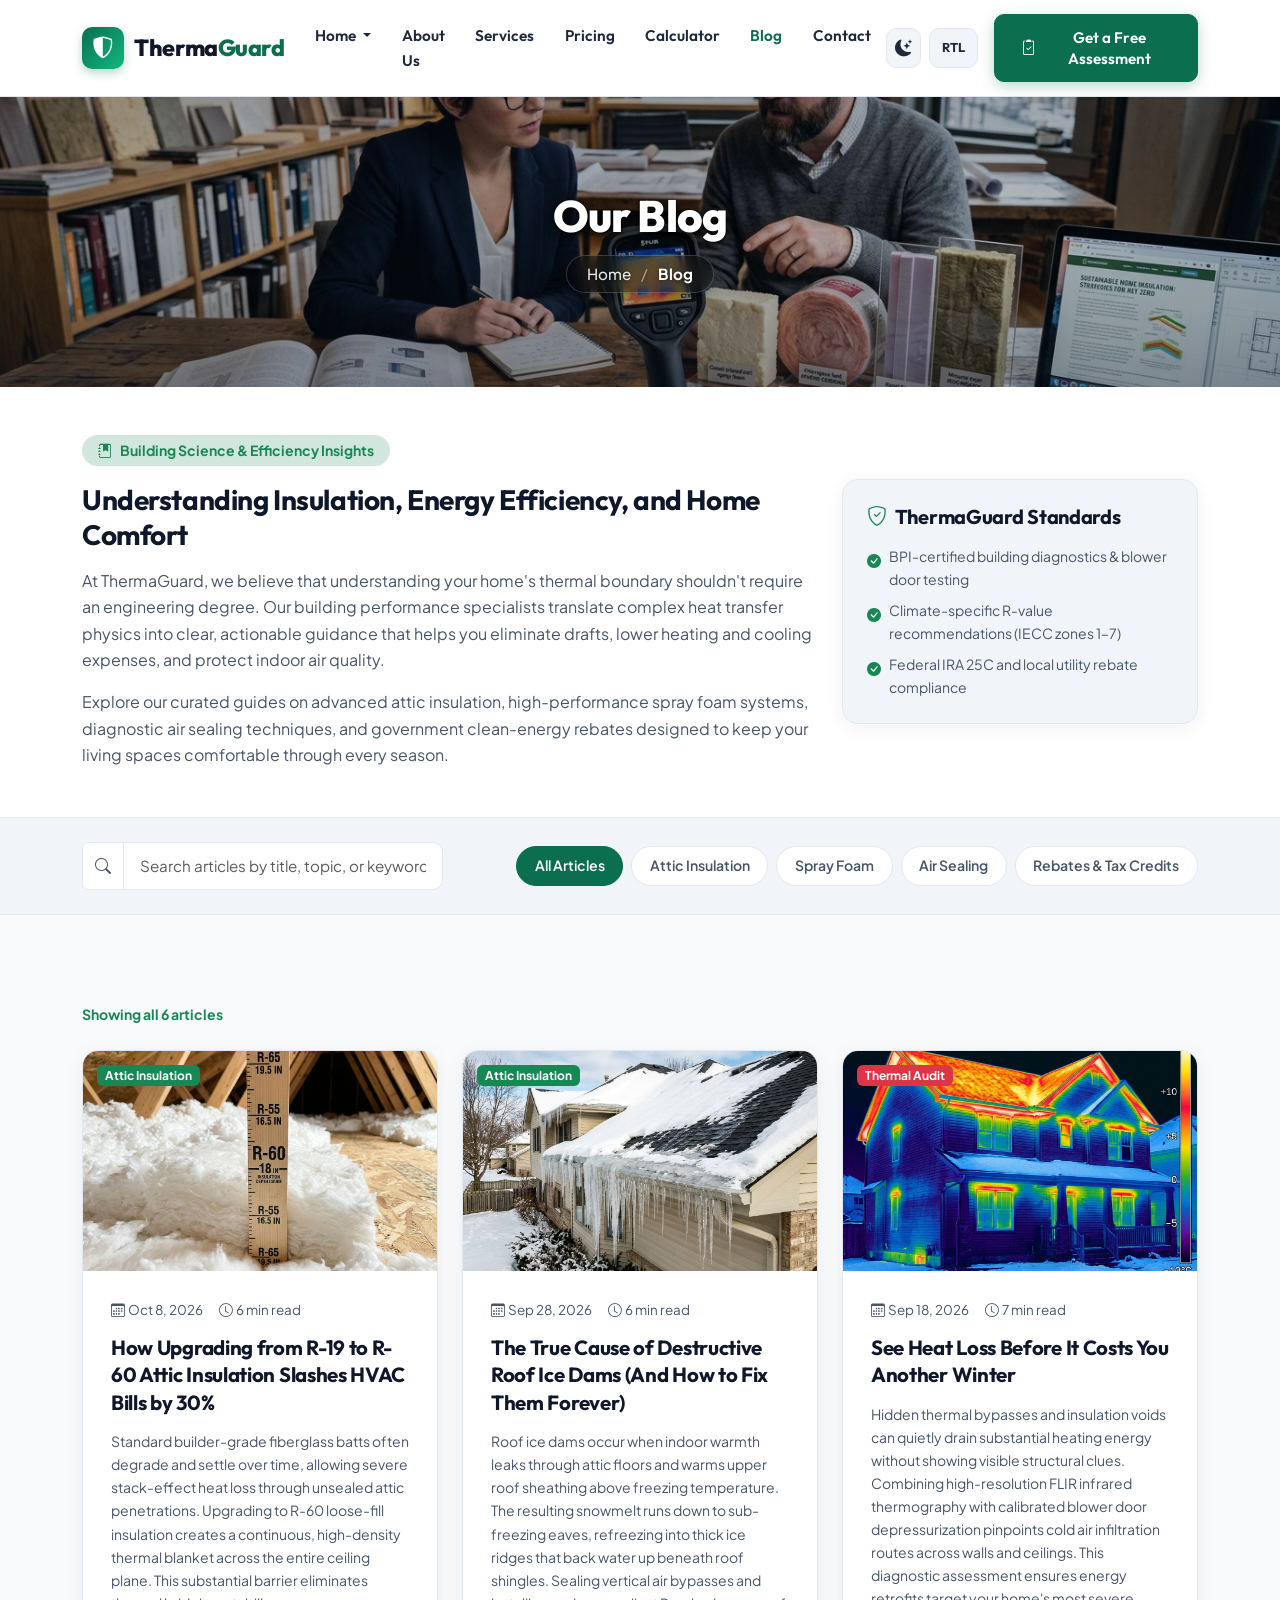
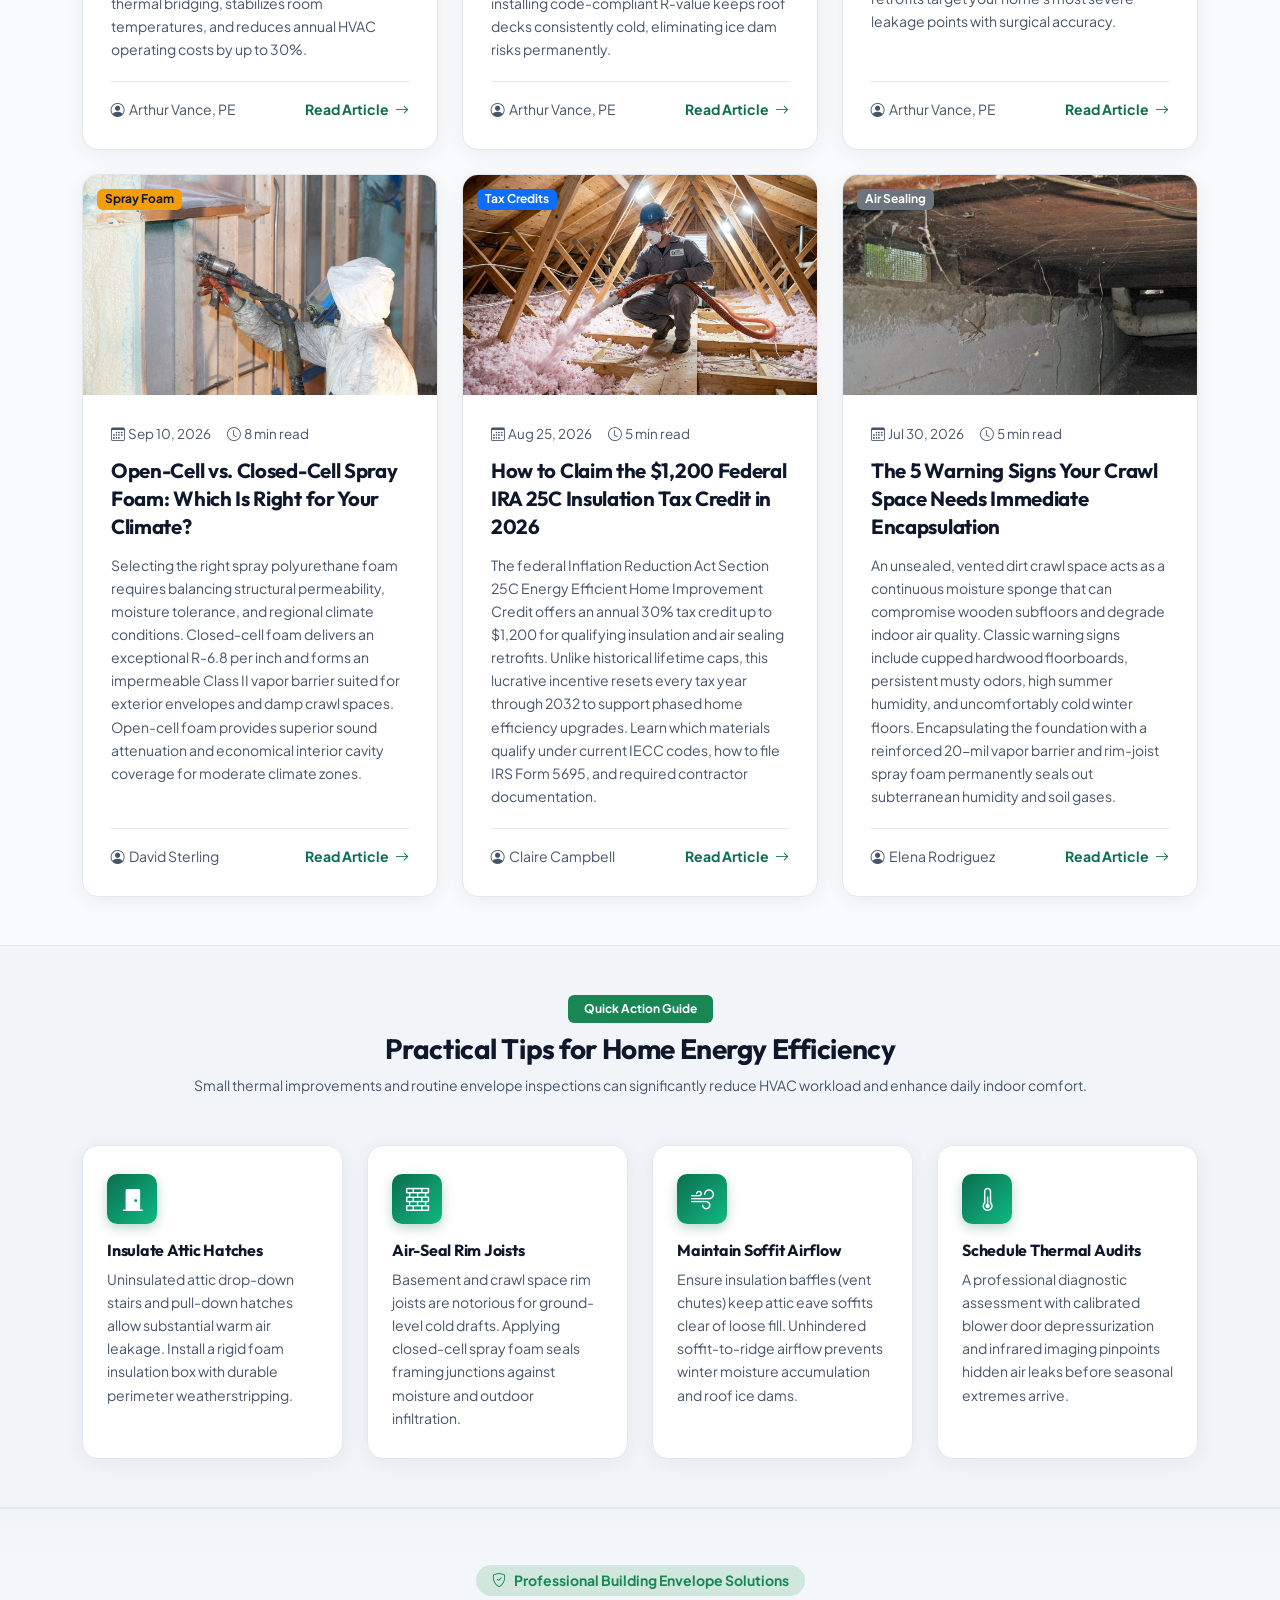
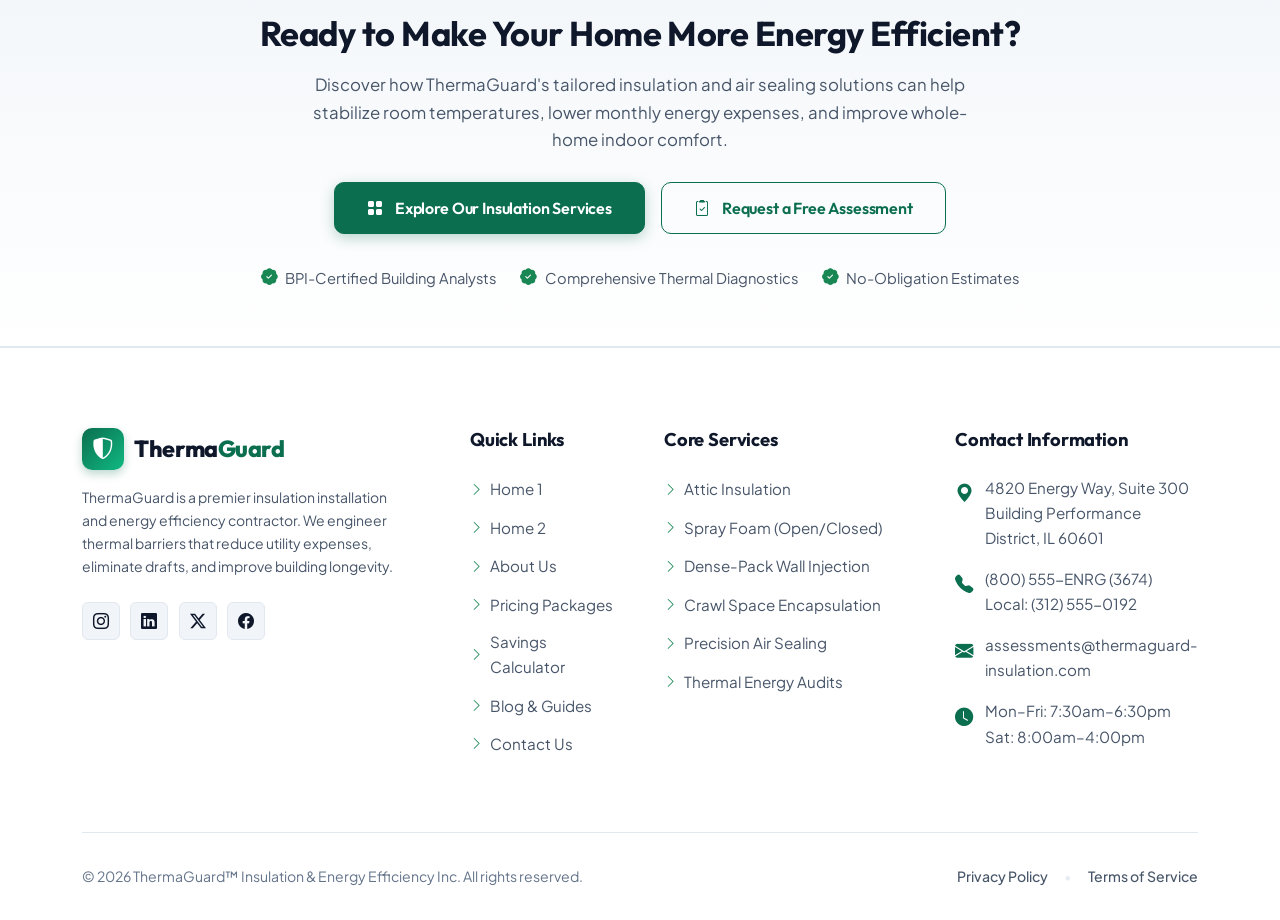
<file: blog.html>
<!DOCTYPE html>
<html lang="en" data-bs-theme="light" dir="ltr">
<head>
  <meta charset="UTF-8">
  <meta name="viewport" content="width=device-width, initial-scale=1.0">
  <title>Building Science & Energy Efficiency Blog | ThermaGuard™</title>
  <meta name="description" content="Expert insights on attic insulation, closed-cell spray foam, air sealing, IRA tax credits, and home energy conservation strategies.">
  
  <!-- Favicon -->
  <link rel="icon" type="image/svg+xml" href="data:image/svg+xml,<svg xmlns='http://www.w3.org/2000/svg' viewBox='0 0 100 100'><rect width='100' height='100' rx='20' fill='%230b6e4f'/><path d='M50 20 L80 45 L70 45 L70 75 L30 75 L30 45 L20 45 Z' fill='%23ffffff'/><circle cx='50' cy='55' r='10' fill='%23f59e0b'/></svg>">

  <!-- Google Fonts (Outfit & Plus Jakarta Sans) -->
  <link rel="preconnect" href="https://fonts.googleapis.com">
  <link rel="preconnect" href="https://fonts.gstatic.com" crossorigin>
  <link href="https://fonts.googleapis.com/css2?family=Outfit:wght@400;500;600;700;800&family=Plus+Jakarta+Sans:wght@400;500;600;700&display=swap" rel="stylesheet">

  <!-- Bootstrap 5.3 CSS -->
  <link href="https://cdn.jsdelivr.net/npm/bootstrap@5.3.3/dist/css/bootstrap.min.css" rel="stylesheet">
  
  <!-- Bootstrap Icons 1.11 -->
  <link rel="stylesheet" href="https://cdn.jsdelivr.net/npm/bootstrap-icons@1.11.3/font/bootstrap-icons.min.css">

  <!-- Custom Core & RTL Styles -->
  <link rel="stylesheet" href="css/style.css">
  <link rel="stylesheet" href="css/rtl.css">
</head>
<body>

  <!-- ================= NAVBAR ================= -->
  <nav class="navbar navbar-expand-lg tg-navbar sticky-top">
    <div class="container">
      <!-- Brand Logo -->
      <a class="navbar-brand" href="index.html">
        <div class="brand-icon-wrap">
          <i class="bi bi-shield-shaded"></i>
        </div>
        <span>Therma<span class="brand-highlight">Guard</span></span>
      </a>

      <!-- Mobile Controls & Hamburger -->
      <div class="d-flex align-items-center gap-2 d-lg-none">
        <button class="control-btn theme-toggle-btn" aria-label="Toggle theme">
          <i class="bi bi-moon-stars-fill"></i>
        </button>
        <button class="rtl-pill-btn rtl-toggle-btn" aria-label="Toggle layout direction">
            <span class="dir-label">RTL</span>
        </button>
        <button class="navbar-toggler border-0 shadow-none px-2" type="button" data-bs-toggle="collapse" data-bs-target="#tgNavbarCollapse" aria-controls="tgNavbarCollapse" aria-expanded="false" aria-label="Toggle navigation">
          <span class="navbar-toggler-icon"></span>
        </button>
      </div>

      <!-- Nav Links -->
      <div class="collapse navbar-collapse" id="tgNavbarCollapse">
        <ul class="navbar-nav mx-auto mb-2 mb-lg-0">
          <!-- Home Dropdown: EXACTLY TWO ITEMS -->
          <li class="nav-dropdown dropdown">
            <a class="nav-link dropdown-toggle" href="#" id="homeDropdown" role="button" data-bs-toggle="dropdown" aria-expanded="false">
              Home
            </a>
            <ul class="dropdown-menu" aria-labelledby="homeDropdown">
              <li><a class="dropdown-item" href="index.html"><i class="bi bi-house-door me-2"></i>Home 1</a></li>
              <li><a class="dropdown-item" href="home-2.html"><i class="bi bi-building me-2"></i>Home 2</a></li>
            </ul>
          </li>
          <li class="nav-item">
            <a class="nav-link" href="about.html">About Us</a>
          </li>
          <li class="nav-item">
            <a class="nav-link" href="services.html">Services</a>
          </li>
          <li class="nav-item">
            <a class="nav-link" href="pricing.html">Pricing</a>
          </li>
          <li class="nav-item">
            <a class="nav-link" href="calculator.html">Calculator</a>
          </li>
          <li class="nav-item">
            <a class="nav-link active" href="blog.html">Blog</a>
          </li>
          <li class="nav-item">
            <a class="nav-link" href="contact.html">Contact</a>
          </li>
        </ul>

        <!-- Action Controls & CTA -->
        <div class="nav-actions">
          <button class="control-btn theme-toggle-btn d-none d-lg-flex" aria-label="Toggle theme" title="Toggle dark/light mode">
            <i class="bi bi-moon-stars-fill"></i>
          </button>
          <button class="rtl-pill-btn rtl-toggle-btn d-none d-lg-inline-flex" aria-label="Toggle layout direction" title="Toggle RTL/LTR">
            <span class="dir-label">RTL</span>
          </button>
          <a href="contact.html" class="btn btn-primary ms-lg-2">
            <i class="bi bi-clipboard2-check me-1"></i>Get a Free Assessment
          </a>
        </div>
      </div>
    </div>
  </nav>

  <!-- ================= PAGE BANNER ================= -->
  <section class="tg-page-banner tg-banner-blog">
    <div class="container tg-page-banner-container">
      <h1 class="tg-page-banner-title">Our Blog</h1>
      <nav aria-label="breadcrumb" class="tg-page-banner-breadcrumb-nav">
        <ol class="tg-page-banner-breadcrumb">
          <li><a href="index.html">Home</a></li>
          <li class="separator">/</li>
          <li class="active" aria-current="page">Blog</li>
        </ol>
      </nav>
    </div>
  </section>

  <!-- ================= BLOG INTRODUCTION ================= -->
  <section class="py-5 bg-surface border-bottom border-tg" id="blogIntroSection">
    <div class="container">
      <div class="row align-items-center g-4">
        <div class="col-lg-8">
          <div class="d-inline-flex align-items-center gap-2 px-3 py-1 rounded-pill bg-success-subtle text-success small fw-bold mb-3">
            <i class="bi bi-journal-bookmark-fill"></i>
            <span>Building Science & Efficiency Insights</span>
          </div>
          <h2 class="h3 fw-bold mb-3">
            Understanding Insulation, Energy Efficiency, and Home Comfort
          </h2>
          <p class="text-muted mb-3">
            At ThermaGuard, we believe that understanding your home's thermal boundary shouldn't require an engineering degree. Our building performance specialists translate complex heat transfer physics into clear, actionable guidance that helps you eliminate drafts, lower heating and cooling expenses, and protect indoor air quality.
          </p>
          <p class="text-muted mb-0">
            Explore our curated guides on advanced attic insulation, high-performance spray foam systems, diagnostic air sealing techniques, and government clean-energy rebates designed to keep your living spaces comfortable through every season.
          </p>
        </div>
        <div class="col-lg-4">
          <div class="card-tg p-4 bg-surface-alt border-tg h-100">
            <h5 class="fw-bold mb-3 d-flex align-items-center gap-2">
              <i class="bi bi-shield-check text-success fs-5"></i>
              <span>ThermaGuard Standards</span>
            </h5>
            <ul class="list-unstyled mb-0 small text-muted d-flex flex-column gap-2">
              <li class="d-flex align-items-start gap-2">
                <i class="bi bi-check-circle-fill text-success mt-1 flex-shrink-0"></i>
                <span>BPI-certified building diagnostics & blower door testing</span>
              </li>
              <li class="d-flex align-items-start gap-2">
                <i class="bi bi-check-circle-fill text-success mt-1 flex-shrink-0"></i>
                <span>Climate-specific R-value recommendations (IECC zones 1–7)</span>
              </li>
              <li class="d-flex align-items-start gap-2">
                <i class="bi bi-check-circle-fill text-success mt-1 flex-shrink-0"></i>
                <span>Federal IRA 25C and local utility rebate compliance</span>
              </li>
            </ul>
          </div>
        </div>
      </div>
    </div>
  </section>

  <!-- ================= SEARCH & FILTER CONTROLS ================= -->
  <section class="py-4 bg-surface-alt border-bottom border-tg">
    <div class="container">
      <div class="row align-items-center g-3">
        <!-- Search Input -->
        <div class="col-lg-4 col-md-5">
          <div class="input-group">
            <span class="input-group-text bg-surface border-tg text-muted">
              <i class="bi bi-search"></i>
            </span>
            <input type="text" class="form-control border-tg" id="blogSearchInput" placeholder="Search articles by title, topic, or keyword...">
          </div>
        </div>

        <!-- Category Filters -->
        <div class="col-lg-8 col-md-7">
          <div class="filter-pills justify-content-md-end mb-0">
            <button class="filter-btn active" data-category="all">All Articles</button>
            <button class="filter-btn" data-category="attic">Attic Insulation</button>
            <button class="filter-btn" data-category="spray-foam">Spray Foam</button>
            <button class="filter-btn" data-category="air-sealing">Air Sealing</button>
            <button class="filter-btn" data-category="rebates">Rebates & Tax Credits</button>
          </div>
        </div>
      </div>
    </div>
  </section>

  <!-- ================= BLOG ARTICLES LISTING ================= -->
  <section class="section-padding pb-5">
    <div class="container">
      <!-- Active counter -->
      <div class="d-flex justify-content-between align-items-center mb-4">
        <div class="text-muted small">
          <span id="blogArticleCount" class="fw-bold text-success">Showing 6 articles</span>
        </div>
      </div>

      <!-- Articles Grid -->
      <div class="row g-4" id="blogArticlesGrid">
        <!-- Article 1 -->
        <div class="col-md-6 col-lg-4 blog-article-item" data-category="attic" data-tags="attic r-value hvac savings stack effect fiberglass r-19 r-60 thermal blanket heat loss">
          <div class="blog-card">
            <div class="blog-img-wrap">
              <a href="blog-details.html?id=attic-r60" class="d-block w-100 h-100">
                <img src="images/blog-attic-r19-to-r60.jpg" alt="How Upgrading from R-19 to R-60 Attic Insulation Slashes HVAC Bills by 30%">
              </a>
              <span class="badge bg-success blog-meta-badge">Attic Insulation</span>
            </div>
            <div class="blog-card-body">
              <div class="blog-meta">
                <span><i class="bi bi-calendar3 me-1"></i>Oct 8, 2026</span>
                <span><i class="bi bi-clock me-1"></i>6 min read</span>
              </div>
              <h3 class="blog-title">
                <a href="blog-details.html?id=attic-r60">How Upgrading from R-19 to R-60 Attic Insulation Slashes HVAC Bills by 30%</a>
              </h3>
              <p class="text-muted small blog-excerpt">
                Standard builder-grade fiberglass batts often degrade and settle over time, allowing severe stack-effect heat loss through unsealed attic penetrations. Upgrading to R-60 loose-fill insulation creates a continuous, high-density thermal blanket across the entire ceiling plane. This substantial barrier eliminates thermal bridging, stabilizes room temperatures, and reduces annual HVAC operating costs by up to 30%.
              </p>
              <div class="mt-auto pt-3 border-top border-tg d-flex justify-content-between align-items-center">
                <span class="small text-muted"><i class="bi bi-person-circle me-1"></i>Arthur Vance, PE</span>
                <a href="blog-details.html?id=attic-r60" class="fw-bold small text-primary-custom">Read Article <i class="bi bi-arrow-right ms-1"></i></a>
              </div>
            </div>
          </div>
        </div>

        <!-- Article 2 -->
        <div class="col-md-6 col-lg-4 blog-article-item" data-category="attic" data-tags="ice dams roof snow gutters attic heat loss winter freezing refreeze roof sheathing">
          <div class="blog-card">
            <div class="blog-img-wrap">
              <a href="blog-details.html?id=ice-dams" class="d-block w-100 h-100">
                <img src="images/blog-roof-ice-dams.jpg" alt="The True Cause of Destructive Roof Ice Dams (And How to Fix Them Forever)">
              </a>
              <span class="badge bg-success blog-meta-badge">Attic Insulation</span>
            </div>
            <div class="blog-card-body">
              <div class="blog-meta">
                <span><i class="bi bi-calendar3 me-1"></i>Sep 28, 2026</span>
                <span><i class="bi bi-clock me-1"></i>6 min read</span>
              </div>
              <h3 class="blog-title">
                <a href="blog-details.html?id=ice-dams">The True Cause of Destructive Roof Ice Dams (And How to Fix Them Forever)</a>
              </h3>
              <p class="text-muted small blog-excerpt">
                Roof ice dams occur when indoor warmth leaks through attic floors and warms upper roof sheathing above freezing temperature. The resulting snowmelt runs down to sub-freezing eaves, refreezing into thick ice ridges that back water up beneath roof shingles. Sealing vertical air bypasses and installing code-compliant R-value keeps roof decks consistently cold, eliminating ice dam risks permanently.
              </p>
              <div class="mt-auto pt-3 border-top border-tg d-flex justify-content-between align-items-center">
                <span class="small text-muted"><i class="bi bi-person-circle me-1"></i>Arthur Vance, PE</span>
                <a href="blog-details.html?id=ice-dams" class="fw-bold small text-primary-custom">Read Article <i class="bi bi-arrow-right ms-1"></i></a>
              </div>
            </div>
          </div>
        </div>

        <!-- Article 3 -->
        <div class="col-md-6 col-lg-4 blog-article-item" data-category="air-sealing" data-tags="heat loss thermal imaging infrared camera energy audit winter drafts air sealing diagnostics">
          <div class="blog-card">
            <div class="blog-img-wrap">
              <a href="blog-details.html?id=heat-loss" class="d-block w-100 h-100">
                <img src="images/blog-thermal-heat-loss.jpg" alt="See Heat Loss Before It Costs You Another Winter">
              </a>
              <span class="badge bg-danger blog-meta-badge">Thermal Audit</span>
            </div>
            <div class="blog-card-body">
              <div class="blog-meta">
                <span><i class="bi bi-calendar3 me-1"></i>Sep 18, 2026</span>
                <span><i class="bi bi-clock me-1"></i>7 min read</span>
              </div>
              <h3 class="blog-title">
                <a href="blog-details.html?id=heat-loss">See Heat Loss Before It Costs You Another Winter</a>
              </h3>
              <p class="text-muted small blog-excerpt">
                Hidden thermal bypasses and insulation voids can quietly drain substantial heating energy without showing visible structural clues. Combining high-resolution FLIR infrared thermography with calibrated blower door depressurization pinpoints cold air infiltration routes across walls and ceilings. This diagnostic assessment ensures energy retrofits target your home's most severe leakage points with surgical accuracy.
              </p>
              <div class="mt-auto pt-3 border-top border-tg d-flex justify-content-between align-items-center">
                <span class="small text-muted"><i class="bi bi-person-circle me-1"></i>Arthur Vance, PE</span>
                <a href="blog-details.html?id=heat-loss" class="fw-bold small text-primary-custom">Read Article <i class="bi bi-arrow-right ms-1"></i></a>
              </div>
            </div>
          </div>
        </div>

        <!-- Article 4 -->
        <div class="col-md-6 col-lg-4 blog-article-item" data-category="spray-foam" data-tags="spray foam closed cell open cell polyurethane roof moisture climate zones vapor barrier">
          <div class="blog-card">
            <div class="blog-img-wrap">
              <a href="blog-details.html?id=spray-foam" class="d-block w-100 h-100">
                <img src="images/blog-spray-foam.jpg" alt="Closed Cell Spray Foam">
              </a>
              <span class="badge bg-warning text-dark blog-meta-badge">Spray Foam</span>
            </div>
            <div class="blog-card-body">
              <div class="blog-meta">
                <span><i class="bi bi-calendar3 me-1"></i>Sep 10, 2026</span>
                <span><i class="bi bi-clock me-1"></i>8 min read</span>
              </div>
              <h3 class="blog-title">
                <a href="blog-details.html?id=spray-foam">Open-Cell vs. Closed-Cell Spray Foam: Which Is Right for Your Climate?</a>
              </h3>
              <p class="text-muted small blog-excerpt">
                Selecting the right spray polyurethane foam requires balancing structural permeability, moisture tolerance, and regional climate conditions. Closed-cell foam delivers an exceptional R-6.8 per inch and forms an impermeable Class II vapor barrier suited for exterior envelopes and damp crawl spaces. Open-cell foam provides superior sound attenuation and economical interior cavity coverage for moderate climate zones.
              </p>
              <div class="mt-auto pt-3 border-top border-tg d-flex justify-content-between align-items-center">
                <span class="small text-muted"><i class="bi bi-person-circle me-1"></i>David Sterling</span>
                <a href="blog-details.html?id=spray-foam" class="fw-bold small text-primary-custom">Read Article <i class="bi bi-arrow-right ms-1"></i></a>
              </div>
            </div>
          </div>
        </div>

        <!-- Article 5 -->
        <div class="col-md-6 col-lg-4 blog-article-item" data-category="rebates" data-tags="ira inflation reduction act tax credits section 25c rebates energy star form 5695">
          <div class="blog-card">
            <div class="blog-img-wrap">
              <a href="blog-details.html?id=tax-credit" class="d-block w-100 h-100">
                <img src="images/blog-ira-tax-credit-insulation.jpg" alt="Professional installing residential attic insulation for IRA 25C tax credit">
              </a>
              <span class="badge bg-primary blog-meta-badge">Tax Credits</span>
            </div>
            <div class="blog-card-body">
              <div class="blog-meta">
                <span><i class="bi bi-calendar3 me-1"></i>Aug 25, 2026</span>
                <span><i class="bi bi-clock me-1"></i>5 min read</span>
              </div>
              <h3 class="blog-title">
                <a href="blog-details.html?id=tax-credit">How to Claim the $1,200 Federal IRA 25C Insulation Tax Credit in 2026</a>
              </h3>
              <p class="text-muted small blog-excerpt">
                The federal Inflation Reduction Act Section 25C Energy Efficient Home Improvement Credit offers an annual 30% tax credit up to $1,200 for qualifying insulation and air sealing retrofits. Unlike historical lifetime caps, this lucrative incentive resets every tax year through 2032 to support phased home efficiency upgrades. Learn which materials qualify under current IECC codes, how to file IRS Form 5695, and required contractor documentation.
              </p>
              <div class="mt-auto pt-3 border-top border-tg d-flex justify-content-between align-items-center">
                <span class="small text-muted"><i class="bi bi-person-circle me-1"></i>Claire Campbell</span>
                <a href="blog-details.html?id=tax-credit" class="fw-bold small text-primary-custom">Read Article <i class="bi bi-arrow-right ms-1"></i></a>
              </div>
            </div>
          </div>
        </div>

        <!-- Article 6 -->
        <div class="col-md-6 col-lg-4 blog-article-item" data-category="air-sealing" data-tags="crawlspace moisture humidity radon vapor barrier encapsulation floor insulation mold">
          <div class="blog-card">
            <div class="blog-img-wrap">
              <a href="blog-details.html?id=crawl-space" class="d-block w-100 h-100">
                <img src="images/blog-crawl-space.jpg" alt="Crawl Space Moisture Control">
              </a>
              <span class="badge bg-secondary blog-meta-badge">Air Sealing</span>
            </div>
            <div class="blog-card-body">
              <div class="blog-meta">
                <span><i class="bi bi-calendar3 me-1"></i>Jul 30, 2026</span>
                <span><i class="bi bi-clock me-1"></i>5 min read</span>
              </div>
              <h3 class="blog-title">
                <a href="blog-details.html?id=crawl-space">The 5 Warning Signs Your Crawl Space Needs Immediate Encapsulation</a>
              </h3>
              <p class="text-muted small blog-excerpt">
                An unsealed, vented dirt crawl space acts as a continuous moisture sponge that can compromise wooden subfloors and degrade indoor air quality. Classic warning signs include cupped hardwood floorboards, persistent musty odors, high summer humidity, and uncomfortably cold winter floors. Encapsulating the foundation with a reinforced 20-mil vapor barrier and rim-joist spray foam permanently seals out subterranean humidity and soil gases.
              </p>
              <div class="mt-auto pt-3 border-top border-tg d-flex justify-content-between align-items-center">
                <span class="small text-muted"><i class="bi bi-person-circle me-1"></i>Elena Rodriguez</span>
                <a href="blog-details.html?id=crawl-space" class="fw-bold small text-primary-custom">Read Article <i class="bi bi-arrow-right ms-1"></i></a>
              </div>
            </div>
          </div>
        </div>
      </div>

      <!-- Empty Search State -->
      <div id="blogEmptyState" class="text-center py-5 d-none">
        <div class="brand-icon-wrap bg-surface-alt text-muted mx-auto mb-3" style="width: 64px; height: 64px; font-size: 2rem;">
          <i class="bi bi-search"></i>
        </div>
        <h4 class="fw-bold">No Articles Found</h4>
        <p class="text-muted">We couldn't find any articles matching your search criteria. Try a different keyword or reset filters.</p>
        <button class="btn btn-primary btn-sm" onclick="document.getElementById('blogSearchInput').value=''; document.querySelector('.filter-btn[data-category=all]').click();">
          Reset Filter & Search
        </button>
      </div>
    </div>
  </section>

  <!-- ================= PRACTICAL ENERGY EFFICIENCY TIPS ================= -->
  <section class="section-padding bg-surface-alt border-top border-bottom border-tg py-5" id="practicalTipsSection">
    <div class="container">
      <div class="text-center max-w-700 mx-auto mb-4 mb-md-5">
        <span class="badge bg-success mb-2 px-3 py-2">Quick Action Guide</span>
        <h2 class="h3 fw-bold">Practical Tips for Home Energy Efficiency</h2>
        <p class="text-muted small mb-0">
          Small thermal improvements and routine envelope inspections can significantly reduce HVAC workload and enhance daily indoor comfort.
        </p>
      </div>

      <div class="row g-4">
        <!-- Tip 1 -->
        <div class="col-md-6 col-lg-3">
          <div class="tip-card">
            <div class="tip-icon-wrap mb-3">
              <i class="bi bi-door-closed-fill"></i>
            </div>
            <h5 class="fw-bold fs-6 mb-2">Insulate Attic Hatches</h5>
            <p class="text-muted small flex-grow-1 mb-0">
              Uninsulated attic drop-down stairs and pull-down hatches allow substantial warm air leakage. Install a rigid foam insulation box with durable perimeter weatherstripping.
            </p>
          </div>
        </div>

        <!-- Tip 2 -->
        <div class="col-md-6 col-lg-3">
          <div class="tip-card">
            <div class="tip-icon-wrap mb-3">
              <i class="bi bi-bricks"></i>
            </div>
            <h5 class="fw-bold fs-6 mb-2">Air-Seal Rim Joists</h5>
            <p class="text-muted small flex-grow-1 mb-0">
              Basement and crawl space rim joists are notorious for ground-level cold drafts. Applying closed-cell spray foam seals framing junctions against moisture and outdoor infiltration.
            </p>
          </div>
        </div>

        <!-- Tip 3 -->
        <div class="col-md-6 col-lg-3">
          <div class="tip-card">
            <div class="tip-icon-wrap mb-3">
              <i class="bi bi-wind"></i>
            </div>
            <h5 class="fw-bold fs-6 mb-2">Maintain Soffit Airflow</h5>
            <p class="text-muted small flex-grow-1 mb-0">
              Ensure insulation baffles (vent chutes) keep attic eave soffits clear of loose fill. Unhindered soffit-to-ridge airflow prevents winter moisture accumulation and roof ice dams.
            </p>
          </div>
        </div>

        <!-- Tip 4 -->
        <div class="col-md-6 col-lg-3">
          <div class="tip-card">
            <div class="tip-icon-wrap mb-3">
              <i class="bi bi-thermometer-half"></i>
            </div>
            <h5 class="fw-bold fs-6 mb-2">Schedule Thermal Audits</h5>
            <p class="text-muted small flex-grow-1 mb-0">
              A professional diagnostic assessment with calibrated blower door depressurization and infrared imaging pinpoints hidden air leaks before seasonal extremes arrive.
            </p>
          </div>
        </div>
      </div>
    </div>
  </section>

  <!-- ================= COMPACT CALL TO ACTION ================= -->
  <section class="blog-cta-section" id="blogCtaSection">
    <div class="container">
      <div class="blog-cta-content text-center">
        <div class="d-inline-flex align-items-center gap-2 px-3 py-1 rounded-pill bg-success-subtle text-success small fw-bold mb-3">
          <i class="bi bi-shield-check"></i>
          <span>Professional Building Envelope Solutions</span>
        </div>
        <h2 class="blog-cta-title">Ready to Make Your Home More Energy Efficient?</h2>
        <p class="blog-cta-desc">
          Discover how ThermaGuard's tailored insulation and air sealing solutions can help stabilize room temperatures, lower monthly energy expenses, and improve whole-home indoor comfort.
        </p>
        <div class="d-flex flex-wrap justify-content-center gap-3">
          <a href="services.html" class="btn btn-primary blog-cta-btn" id="blogCtaServicesBtn">
            <i class="bi bi-grid-fill me-1"></i>Explore Our Insulation Services
          </a>
          <a href="contact.html" class="btn btn-outline-primary blog-cta-btn" id="blogCtaContactBtn">
            <i class="bi bi-clipboard2-check me-1"></i>Request a Free Assessment
          </a>
        </div>
        <div class="blog-cta-trust-items d-flex flex-wrap justify-content-center align-items-center gap-3 gap-md-4 mt-4 pt-2">
          <span class="blog-cta-trust-item">
            <i class="bi bi-patch-check-fill text-success"></i>
            <span>BPI-Certified Building Analysts</span>
          </span>
          <span class="blog-cta-trust-item">
            <i class="bi bi-patch-check-fill text-success"></i>
            <span>Comprehensive Thermal Diagnostics</span>
          </span>
          <span class="blog-cta-trust-item">
            <i class="bi bi-patch-check-fill text-success"></i>
            <span>No-Obligation Estimates</span>
          </span>
        </div>
      </div>
    </div>
  </section>

  <!-- ================= SHARED FOOTER ================= -->
  <footer class="tg-footer">
    <div class="container">
      <div class="row g-5">
        <!-- Col 1: Brand & Bio -->
        <div class="col-lg-4 col-md-6">
          <a class="navbar-brand mb-3 d-inline-flex" href="index.html">
            <div class="brand-icon-wrap">
              <i class="bi bi-shield-shaded"></i>
            </div>
            <span>Therma<span class="brand-highlight">Guard</span></span>
          </a>
          <p class="text-muted small pe-lg-4">
            ThermaGuard is a premier insulation installation and energy efficiency contractor. We engineer thermal barriers that reduce utility expenses, eliminate drafts, and improve building longevity.
          </p>
          <div class="social-links mt-4">
            <a href="https://instagram.com" class="social-icon-btn" target="_blank" rel="noopener noreferrer" aria-label="Follow ThermaGuard on Instagram">
              <i class="bi bi-instagram"></i>
            </a>
            <a href="https://linkedin.com" class="social-icon-btn" target="_blank" rel="noopener noreferrer" aria-label="Connect with ThermaGuard on LinkedIn">
              <i class="bi bi-linkedin"></i>
            </a>
            <a href="https://x.com" class="social-icon-btn" target="_blank" rel="noopener noreferrer" aria-label="Follow ThermaGuard on X">
              <i class="bi bi-twitter-x"></i>
            </a>
            <a href="https://facebook.com" class="social-icon-btn" target="_blank" rel="noopener noreferrer" aria-label="Connect on Facebook">
              <i class="bi bi-facebook"></i>
            </a>
          </div>
        </div>

        <!-- Col 2: Important Links -->
        <div class="col-lg-2 col-md-6 col-6">
          <h5>Quick Links</h5>
          <ul class="footer-links">
            <li><a href="index.html"><i class="bi bi-chevron-right text-success small"></i>Home 1</a></li>
            <li><a href="home-2.html"><i class="bi bi-chevron-right text-success small"></i>Home 2</a></li>
            <li><a href="about.html"><i class="bi bi-chevron-right text-success small"></i>About Us</a></li>
            <li><a href="pricing.html"><i class="bi bi-chevron-right text-success small"></i>Pricing Packages</a></li>
            <li><a href="calculator.html"><i class="bi bi-chevron-right text-success small"></i>Savings Calculator</a></li>
            <li><a href="blog.html"><i class="bi bi-chevron-right text-success small"></i>Blog & Guides</a></li>
            <li><a href="contact.html"><i class="bi bi-chevron-right text-success small"></i>Contact Us</a></li>
          </ul>
        </div>

        <!-- Col 3: Core Services -->
        <div class="col-lg-3 col-md-6 col-6">
          <h5>Core Services</h5>
          <ul class="footer-links">
            <li><a href="service-details.html?service=attic"><i class="bi bi-chevron-right text-success small"></i>Attic Insulation</a></li>
            <li><a href="service-details.html?service=spray-foam"><i class="bi bi-chevron-right text-success small"></i>Spray Foam (Open/Closed)</a></li>
            <li><a href="service-details.html?service=wall-injection"><i class="bi bi-chevron-right text-success small"></i>Dense-Pack Wall Injection</a></li>
            <li><a href="service-details.html?service=crawl-space"><i class="bi bi-chevron-right text-success small"></i>Crawl Space Encapsulation</a></li>
            <li><a href="service-details.html?service=air-sealing"><i class="bi bi-chevron-right text-success small"></i>Precision Air Sealing</a></li>
            <li><a href="service-details.html?service=energy-audit"><i class="bi bi-chevron-right text-success small"></i>Thermal Energy Audits</a></li>
          </ul>
        </div>

        <!-- Col 4: Contact Information -->
        <div class="col-lg-3 col-md-6">
          <h5>Contact Information</h5>
          <div class="footer-contact-item">
            <i class="bi bi-geo-alt-fill"></i>
            <span>4820 Energy Way, Suite 300<br>Building Performance District, IL 60601</span>
          </div>
          <div class="footer-contact-item">
            <i class="bi bi-telephone-fill"></i>
            <span>(800) 555-ENRG (3674)<br>Local: (312) 555-0192</span>
          </div>
          <div class="footer-contact-item">
            <i class="bi bi-envelope-fill"></i>
            <span>assessments@thermaguard-insulation.com</span>
          </div>
          <div class="footer-contact-item">
            <i class="bi bi-clock-fill"></i>
            <span>Mon–Fri: 7:30am–6:30pm<br>Sat: 8:00am–4:00pm</span>
          </div>
        </div>
      </div>

      <!-- Footer Bottom -->
      <div class="footer-bottom d-flex flex-column flex-md-row justify-content-between align-items-center gap-3">
        <div class="footer-copy text-center text-md-start">
          &copy; 2026 ThermaGuard™ Insulation & Energy Efficiency Inc. All rights reserved.
        </div>
        <div class="footer-legal-links d-flex align-items-center justify-content-center justify-content-md-end gap-3">
          <a href="privacy.html" class="footer-legal-link">Privacy Policy</a>
          <span class="footer-legal-sep">•</span>
          <a href="terms.html" class="footer-legal-link">Terms of Service</a>
        </div>
      </div>
    </div>
  </footer>

  <!-- Back to Top Button -->
  <button class="back-to-top" aria-label="Back to top">
    <i class="bi bi-chevron-up"></i>
  </button>

  <!-- Bootstrap 5.3 Bundle JS -->
  <script src="https://cdn.jsdelivr.net/npm/bootstrap@5.3.3/dist/js/bootstrap.bundle.min.js"></script>
  <!-- Core Script -->
  <script src="js/main.js"></script>
  <!-- Blog Search & Filter Script -->
  <script src="js/blog-search.js"></script>
</body>
</html>
</file>
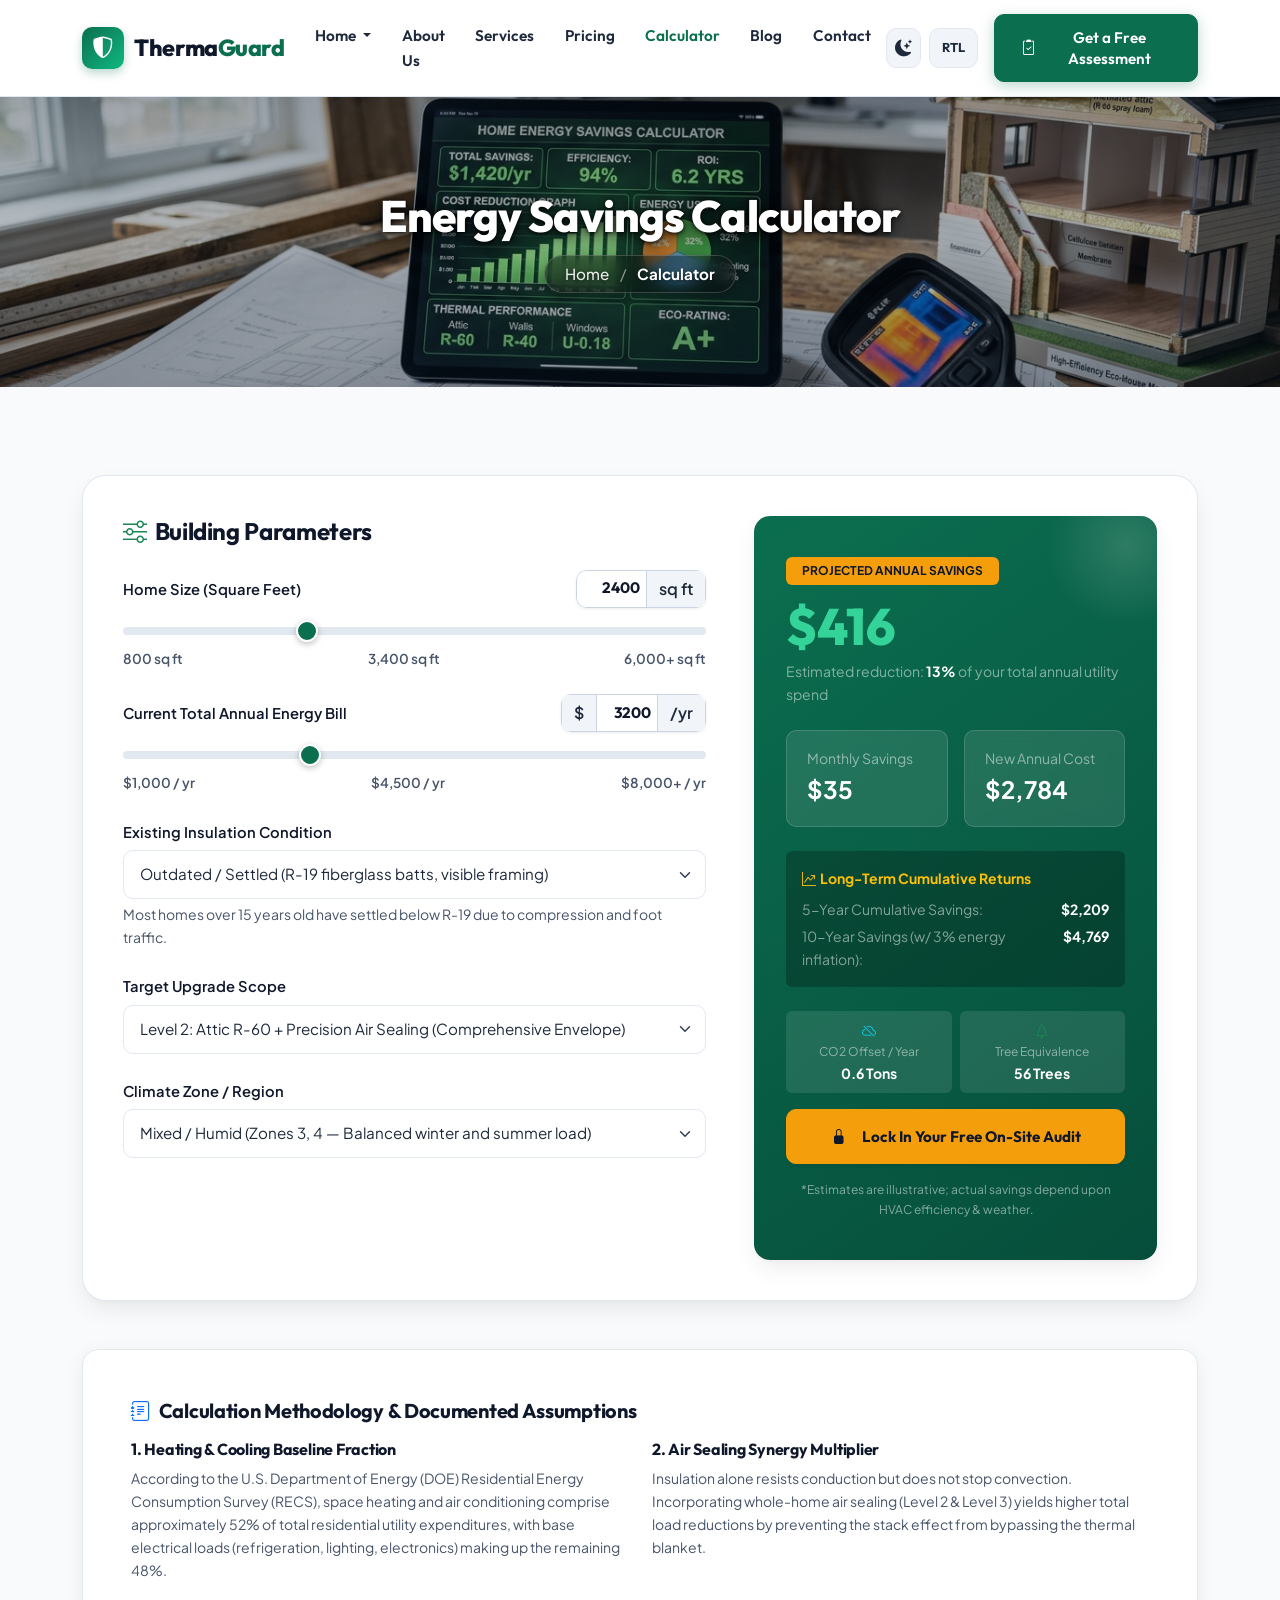
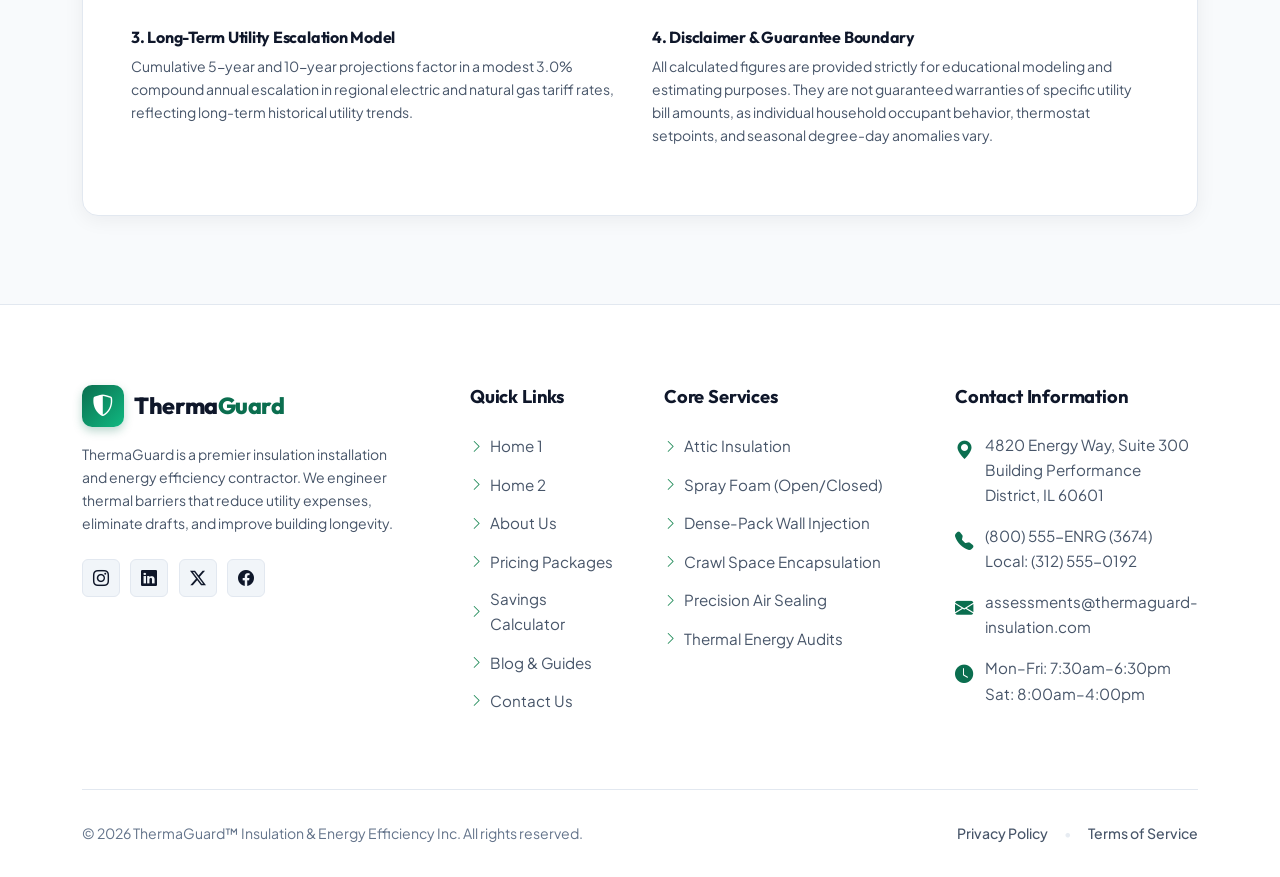
<file: calculator.html>
<!DOCTYPE html>
<html lang="en" data-bs-theme="light" dir="ltr">
<head>
  <meta charset="UTF-8">
  <meta name="viewport" content="width=device-width, initial-scale=1.0">
  <title>Interactive Energy Savings Calculator | ThermaGuard™</title>
  <meta name="description" content="Calculate your estimated home heating and cooling savings with ThermaGuard's building-science calculator. Test different R-values, home sizes, and climates.">
  
  <!-- Favicon -->
  <link rel="icon" type="image/svg+xml" href="data:image/svg+xml,<svg xmlns='http://www.w3.org/2000/svg' viewBox='0 0 100 100'><rect width='100' height='100' rx='20' fill='%230b6e4f'/><path d='M50 20 L80 45 L70 45 L70 75 L30 75 L30 45 L20 45 Z' fill='%23ffffff'/><circle cx='50' cy='55' r='10' fill='%23f59e0b'/></svg>">

  <!-- Google Fonts (Outfit & Plus Jakarta Sans) -->
  <link rel="preconnect" href="https://fonts.googleapis.com">
  <link rel="preconnect" href="https://fonts.gstatic.com" crossorigin>
  <link href="https://fonts.googleapis.com/css2?family=Outfit:wght@400;500;600;700;800&family=Plus+Jakarta+Sans:wght@400;500;600;700&display=swap" rel="stylesheet">

  <!-- Bootstrap 5.3 CSS -->
  <link href="https://cdn.jsdelivr.net/npm/bootstrap@5.3.3/dist/css/bootstrap.min.css" rel="stylesheet">
  
  <!-- Bootstrap Icons 1.11 -->
  <link rel="stylesheet" href="https://cdn.jsdelivr.net/npm/bootstrap-icons@1.11.3/font/bootstrap-icons.min.css">

  <!-- Custom Core & RTL Styles -->
  <link rel="stylesheet" href="css/style.css">
  <link rel="stylesheet" href="css/rtl.css">
</head>
<body>

  <!-- ================= NAVBAR ================= -->
  <nav class="navbar navbar-expand-lg tg-navbar sticky-top">
    <div class="container">
      <!-- Brand Logo -->
      <a class="navbar-brand" href="index.html">
        <div class="brand-icon-wrap">
          <i class="bi bi-shield-shaded"></i>
        </div>
        <span>Therma<span class="brand-highlight">Guard</span></span>
      </a>

      <!-- Mobile Controls & Hamburger -->
      <div class="d-flex align-items-center gap-2 d-lg-none">
        <button class="control-btn theme-toggle-btn" aria-label="Toggle theme">
          <i class="bi bi-moon-stars-fill"></i>
        </button>
        <button class="rtl-pill-btn rtl-toggle-btn" aria-label="Toggle layout direction">
            <span class="dir-label">RTL</span>
        </button>
        <button class="navbar-toggler border-0 shadow-none px-2" type="button" data-bs-toggle="collapse" data-bs-target="#tgNavbarCollapse" aria-controls="tgNavbarCollapse" aria-expanded="false" aria-label="Toggle navigation">
          <span class="navbar-toggler-icon"></span>
        </button>
      </div>

      <!-- Nav Links -->
      <div class="collapse navbar-collapse" id="tgNavbarCollapse">
        <ul class="navbar-nav mx-auto mb-2 mb-lg-0">
          <!-- Home Dropdown: EXACTLY TWO ITEMS -->
          <li class="nav-dropdown dropdown">
            <a class="nav-link dropdown-toggle" href="#" id="homeDropdown" role="button" data-bs-toggle="dropdown" aria-expanded="false">
              Home
            </a>
            <ul class="dropdown-menu" aria-labelledby="homeDropdown">
              <li><a class="dropdown-item" href="index.html"><i class="bi bi-house-door me-2"></i>Home 1</a></li>
              <li><a class="dropdown-item" href="home-2.html"><i class="bi bi-building me-2"></i>Home 2</a></li>
            </ul>
          </li>
          <li class="nav-item">
            <a class="nav-link" href="about.html">About Us</a>
          </li>
          <li class="nav-item">
            <a class="nav-link" href="services.html">Services</a>
          </li>
          <li class="nav-item">
            <a class="nav-link" href="pricing.html">Pricing</a>
          </li>
          <li class="nav-item">
            <a class="nav-link active" href="calculator.html">Calculator</a>
          </li>
          <li class="nav-item">
            <a class="nav-link" href="blog.html">Blog</a>
          </li>
          <li class="nav-item">
            <a class="nav-link" href="contact.html">Contact</a>
          </li>
        </ul>

        <!-- Action Controls & CTA -->
        <div class="nav-actions">
          <button class="control-btn theme-toggle-btn d-none d-lg-flex" aria-label="Toggle theme" title="Toggle dark/light mode">
            <i class="bi bi-moon-stars-fill"></i>
          </button>
          <button class="rtl-pill-btn rtl-toggle-btn d-none d-lg-inline-flex" aria-label="Toggle layout direction" title="Toggle RTL/LTR">
            <span class="dir-label">RTL</span>
          </button>
          <a href="contact.html" class="btn btn-primary ms-lg-2">
            <i class="bi bi-clipboard2-check me-1"></i>Get a Free Assessment
          </a>
        </div>
      </div>
    </div>
  </nav>

  <!-- ================= PAGE BANNER ================= -->
  <section class="tg-page-banner tg-banner-calculator">
    <div class="container tg-page-banner-container">
      <h1 class="tg-page-banner-title">Energy Savings Calculator</h1>
      <nav aria-label="breadcrumb" class="tg-page-banner-breadcrumb-nav">
        <ol class="tg-page-banner-breadcrumb">
          <li><a href="index.html">Home</a></li>
          <li class="separator">/</li>
          <li class="active" aria-current="page">Calculator</li>
        </ol>
      </nav>
    </div>
  </section>


  <!-- ================= INTERACTIVE CALCULATOR SECTION ================= -->
  <section class="section-padding">
    <div class="container">
      <!-- Error Alert Box -->
      <div id="calcErrorAlert" class="alert alert-danger d-none mb-4" role="alert">
        Please check your input values.
      </div>

      <div class="calc-wrapper">
        <div class="row g-5">
          <!-- Inputs Column -->
          <div class="col-lg-7">
            <div class="mb-4">
              <h3 class="h4 fw-bold mb-0"><i class="bi bi-sliders text-success me-2"></i>Building Parameters</h3>
            </div>

            <!-- Home Size -->
            <div class="mb-4">
              <div class="d-flex justify-content-between align-items-center mb-2">
                <label class="form-label mb-0 fw-semibold" for="calcHomeSize">Home Size (Square Feet)</label>
                <div class="input-group calc-input-pill" style="width: 130px;">
                  <input type="number" class="form-control form-control-sm text-end fw-bold calc-num-input" id="calcHomeSize" value="2400" min="400" max="15000" step="50">
                  <span class="input-group-text small">sq ft</span>
                </div>
              </div>
              <input type="range" class="calc-slider" id="calcHomeSizeRange" min="800" max="6000" step="50" value="2400">
              <div class="calc-slider-labels">
                <span>800 sq ft</span>
                <span>3,400 sq ft</span>
                <span>6,000+ sq ft</span>
              </div>
            </div>

            <!-- Current Annual Energy Cost -->
            <div class="mb-4">
              <div class="d-flex justify-content-between align-items-center mb-2">
                <label class="form-label mb-0 fw-semibold" for="calcAnnualBill">Current Total Annual Energy Bill</label>
                <div class="input-group calc-input-pill" style="width: 145px;">
                  <span class="input-group-text small">$</span>
                  <input type="number" class="form-control form-control-sm text-end fw-bold calc-num-input" id="calcAnnualBill" value="3200" min="500" max="35000" step="100">
                  <span class="input-group-text small">/yr</span>
                </div>
              </div>
              <input type="range" class="calc-slider" id="calcAnnualBillRange" min="1000" max="8000" step="100" value="3200">
              <div class="calc-slider-labels">
                <span>$1,000 / yr</span>
                <span>$4,500 / yr</span>
                <span>$8,000+ / yr</span>
              </div>
            </div>

            <!-- Existing Condition -->
            <div class="mb-4">
              <label class="form-label" for="calcExistingCondition">Existing Insulation Condition</label>
              <select class="form-select" id="calcExistingCondition">
                <option value="poor">Poor / Uninsulated (Pre-1980 standard, &lt; R-11, severe drafts)</option>
                <option value="outdated" selected>Outdated / Settled (R-19 fiberglass batts, visible framing)</option>
                <option value="moderate">Moderate / Average (R-30, unsealed attic penetrations)</option>
              </select>
              <small class="text-muted d-block mt-1">
                Most homes over 15 years old have settled below R-19 due to compression and foot traffic.
              </small>
            </div>

            <!-- Target Upgrade Level -->
            <div class="mb-4">
              <label class="form-label" for="calcUpgradeLevel">Target Upgrade Scope</label>
              <select class="form-select" id="calcUpgradeLevel">
                <option value="level1">Level 1: Attic Blown-In Upgrade (R-49 Code Standard)</option>
                <option value="level2" selected>Level 2: Attic R-60 + Precision Air Sealing (Comprehensive Envelope)</option>
                <option value="level3">Level 3: Closed-Cell Spray Foam Armor + Complete Air Barrier</option>
              </select>
            </div>

            <!-- Climate Zone -->
            <div class="mb-4">
              <label class="form-label" for="calcClimateZone">Climate Zone / Region</label>
              <select class="form-select" id="calcClimateZone">
                <option value="cold">Cold / Very Cold (Zones 5, 6, 7 — Heavy winter heating)</option>
                <option value="mixed" selected>Mixed / Humid (Zones 3, 4 — Balanced winter and summer load)</option>
                <option value="hot">Hot / Humid (Zones 1, 2 — Heavy summer cooling)</option>
              </select>
            </div>
          </div>

          <!-- Output Results Panel -->
          <div class="col-lg-5">
            <div class="calc-result-panel h-100 d-flex flex-column justify-content-between">
              <div>
                <span class="badge bg-warning text-dark px-3 py-2 fw-bold text-uppercase mb-3">Projected Annual Savings</span>
                <div class="calc-result-figure mb-2" id="calcAnnualSavings">$784</div>
                <div class="text-white-50 small mb-4">
                  Estimated reduction: <strong class="text-white" id="calcPercentSaved">25%</strong> of your total annual utility spend
                </div>

                <div class="row g-3 mb-4">
                  <div class="col-6">
                    <div class="metric-card-mini">
                      <div class="text-white-50 small">Monthly Savings</div>
                      <div class="fw-bold fs-4 text-white" id="calcMonthlySavings">$65 / mo</div>
                    </div>
                  </div>
                  <div class="col-6">
                    <div class="metric-card-mini">
                      <div class="text-white-50 small">New Annual Cost</div>
                      <div class="fw-bold fs-4 text-white" id="calcNewAnnualBill">$2,416 / yr</div>
                    </div>
                  </div>
                </div>

                <!-- Cumulative 5 and 10 Year -->
                <div class="card p-3 bg-black bg-opacity-25 border-0 text-white mb-4">
                  <div class="fw-bold small mb-2 text-warning"><i class="bi bi-graph-up-arrow me-1"></i>Long-Term Cumulative Returns</div>
                  <div class="d-flex justify-content-between mb-1 small">
                    <span class="text-white-50">5-Year Cumulative Savings:</span>
                    <strong class="text-white" id="calcFiveYearSavings">$4,162</strong>
                  </div>
                  <div class="d-flex justify-content-between small">
                    <span class="text-white-50">10-Year Savings (w/ 3% energy inflation):</span>
                    <strong class="text-white" id="calcTenYearSavings">$9,235</strong>
                  </div>
                </div>

                <!-- Carbon Offset Equivalent -->
                <div class="row g-2 mb-3">
                  <div class="col-6">
                    <div class="p-2 rounded bg-white bg-opacity-10 text-center small">
                      <i class="bi bi-cloud-slash text-info"></i>
                      <div class="text-white-50" style="font-size: 0.75rem;">CO2 Offset / Year</div>
                      <div class="fw-bold text-white" id="calcCo2Reduction">1.2 Tons</div>
                    </div>
                  </div>
                  <div class="col-6">
                    <div class="p-2 rounded bg-white bg-opacity-10 text-center small">
                      <i class="bi bi-tree text-success"></i>
                      <div class="text-white-50" style="font-size: 0.75rem;">Tree Equivalence</div>
                      <div class="fw-bold text-white" id="treesEquivalent">56 Trees</div>
                    </div>
                  </div>
                </div>
              </div>

              <div>
                <button type="button" id="calcLockInBtn" class="btn btn-accent w-100 py-3 fw-bold shadow-sm">
                  <i class="bi bi-lock-fill me-2"></i>Lock In Your Free On-Site Audit
                </button>
                <div id="calcLockInMessage" class="mt-3"></div>
                <div class="text-white-50 text-center small mt-2" style="font-size: 0.75rem;">
                  *Estimates are illustrative; actual savings depend upon HVAC efficiency & weather.
                </div>
              </div>
            </div>
          </div>
        </div>
      </div>

      <!-- Documented Assumptions & Methodology Section -->
      <div class="card-tg p-4 p-md-5 mt-5 bg-surface border-tg">
        <h4 class="h5 fw-bold mb-3"><i class="bi bi-journal-text text-primary me-2"></i>Calculation Methodology & Documented Assumptions</h4>
        <div class="row g-4 text-muted small">
          <div class="col-md-6">
            <h6 class="fw-bold mb-2">1. Heating & Cooling Baseline Fraction</h6>
            <p>
              According to the U.S. Department of Energy (DOE) Residential Energy Consumption Survey (RECS), space heating and air conditioning comprise approximately 52% of total residential utility expenditures, with base electrical loads (refrigeration, lighting, electronics) making up the remaining 48%.
            </p>
          </div>
          <div class="col-md-6">
            <h6 class="fw-bold mb-2">2. Air Sealing Synergy Multiplier</h6>
            <p>
              Insulation alone resists conduction but does not stop convection. Incorporating whole-home air sealing (Level 2 & Level 3) yields higher total load reductions by preventing the stack effect from bypassing the thermal blanket.
            </p>
          </div>
          <div class="col-md-6">
            <h6 class="fw-bold mb-2">3. Long-Term Utility Escalation Model</h6>
            <p>
              Cumulative 5-year and 10-year projections factor in a modest 3.0% compound annual escalation in regional electric and natural gas tariff rates, reflecting long-term historical utility trends.
            </p>
          </div>
          <div class="col-md-6">
            <h6 class="fw-bold mb-2">4. Disclaimer & Guarantee Boundary</h6>
            <p>
              All calculated figures are provided strictly for educational modeling and estimating purposes. They are not guaranteed warranties of specific utility bill amounts, as individual household occupant behavior, thermostat setpoints, and seasonal degree-day anomalies vary.
            </p>
          </div>
        </div>
      </div>
    </div>
  </section>

  <!-- ================= SHARED FOOTER ================= -->
  <footer class="tg-footer">
    <div class="container">
      <div class="row g-5">
        <!-- Col 1: Brand & Bio -->
        <div class="col-lg-4 col-md-6">
          <a class="navbar-brand mb-3 d-inline-flex" href="index.html">
            <div class="brand-icon-wrap">
              <i class="bi bi-shield-shaded"></i>
            </div>
            <span>Therma<span class="brand-highlight">Guard</span></span>
          </a>
          <p class="text-muted small pe-lg-4">
            ThermaGuard is a premier insulation installation and energy efficiency contractor. We engineer thermal barriers that reduce utility expenses, eliminate drafts, and improve building longevity.
          </p>
          <div class="social-links mt-4">
            <a href="https://instagram.com" class="social-icon-btn" target="_blank" rel="noopener noreferrer" aria-label="Follow ThermaGuard on Instagram">
              <i class="bi bi-instagram"></i>
            </a>
            <a href="https://linkedin.com" class="social-icon-btn" target="_blank" rel="noopener noreferrer" aria-label="Connect with ThermaGuard on LinkedIn">
              <i class="bi bi-linkedin"></i>
            </a>
            <a href="https://x.com" class="social-icon-btn" target="_blank" rel="noopener noreferrer" aria-label="Follow ThermaGuard on X">
              <i class="bi bi-twitter-x"></i>
            </a>
            <a href="https://facebook.com" class="social-icon-btn" target="_blank" rel="noopener noreferrer" aria-label="Connect on Facebook">
              <i class="bi bi-facebook"></i>
            </a>
          </div>
        </div>

        <!-- Col 2: Important Links -->
        <div class="col-lg-2 col-md-6 col-6">
          <h5>Quick Links</h5>
          <ul class="footer-links">
            <li><a href="index.html"><i class="bi bi-chevron-right text-success small"></i>Home 1</a></li>
            <li><a href="home-2.html"><i class="bi bi-chevron-right text-success small"></i>Home 2</a></li>
            <li><a href="about.html"><i class="bi bi-chevron-right text-success small"></i>About Us</a></li>
            <li><a href="pricing.html"><i class="bi bi-chevron-right text-success small"></i>Pricing Packages</a></li>
            <li><a href="calculator.html"><i class="bi bi-chevron-right text-success small"></i>Savings Calculator</a></li>
            <li><a href="blog.html"><i class="bi bi-chevron-right text-success small"></i>Blog & Guides</a></li>
            <li><a href="contact.html"><i class="bi bi-chevron-right text-success small"></i>Contact Us</a></li>
          </ul>
        </div>

        <!-- Col 3: Core Services -->
        <div class="col-lg-3 col-md-6 col-6">
          <h5>Core Services</h5>
          <ul class="footer-links">
            <li><a href="service-details.html?service=attic"><i class="bi bi-chevron-right text-success small"></i>Attic Insulation</a></li>
            <li><a href="service-details.html?service=spray-foam"><i class="bi bi-chevron-right text-success small"></i>Spray Foam (Open/Closed)</a></li>
            <li><a href="service-details.html?service=wall-injection"><i class="bi bi-chevron-right text-success small"></i>Dense-Pack Wall Injection</a></li>
            <li><a href="service-details.html?service=crawl-space"><i class="bi bi-chevron-right text-success small"></i>Crawl Space Encapsulation</a></li>
            <li><a href="service-details.html?service=air-sealing"><i class="bi bi-chevron-right text-success small"></i>Precision Air Sealing</a></li>
            <li><a href="service-details.html?service=energy-audit"><i class="bi bi-chevron-right text-success small"></i>Thermal Energy Audits</a></li>
          </ul>
        </div>

        <!-- Col 4: Contact Information -->
        <div class="col-lg-3 col-md-6">
          <h5>Contact Information</h5>
          <div class="footer-contact-item">
            <i class="bi bi-geo-alt-fill"></i>
            <span>4820 Energy Way, Suite 300<br>Building Performance District, IL 60601</span>
          </div>
          <div class="footer-contact-item">
            <i class="bi bi-telephone-fill"></i>
            <span>(800) 555-ENRG (3674)<br>Local: (312) 555-0192</span>
          </div>
          <div class="footer-contact-item">
            <i class="bi bi-envelope-fill"></i>
            <span>assessments@thermaguard-insulation.com</span>
          </div>
          <div class="footer-contact-item">
            <i class="bi bi-clock-fill"></i>
            <span>Mon–Fri: 7:30am–6:30pm<br>Sat: 8:00am–4:00pm</span>
          </div>
        </div>
      </div>

      <!-- Footer Bottom -->
      <div class="footer-bottom d-flex flex-column flex-md-row justify-content-between align-items-center gap-3">
        <div class="footer-copy text-center text-md-start">
          &copy; 2026 ThermaGuard™ Insulation & Energy Efficiency Inc. All rights reserved.
        </div>
        <div class="footer-legal-links d-flex align-items-center justify-content-center justify-content-md-end gap-3">
          <a href="privacy.html" class="footer-legal-link">Privacy Policy</a>
          <span class="footer-legal-sep">•</span>
          <a href="terms.html" class="footer-legal-link">Terms of Service</a>
        </div>
      </div>
    </div>
  </footer>

  <!-- Back to Top Button -->
  <button class="back-to-top" aria-label="Back to top">
    <i class="bi bi-chevron-up"></i>
  </button>

  <!-- Bootstrap 5.3 Bundle JS -->
  <script src="https://cdn.jsdelivr.net/npm/bootstrap@5.3.3/dist/js/bootstrap.bundle.min.js"></script>
  <!-- Core Script -->
  <script src="js/main.js"></script>
  <!-- Calculator Engine -->
  <script src="js/calculator.js"></script>
</body>
</html>
</file>
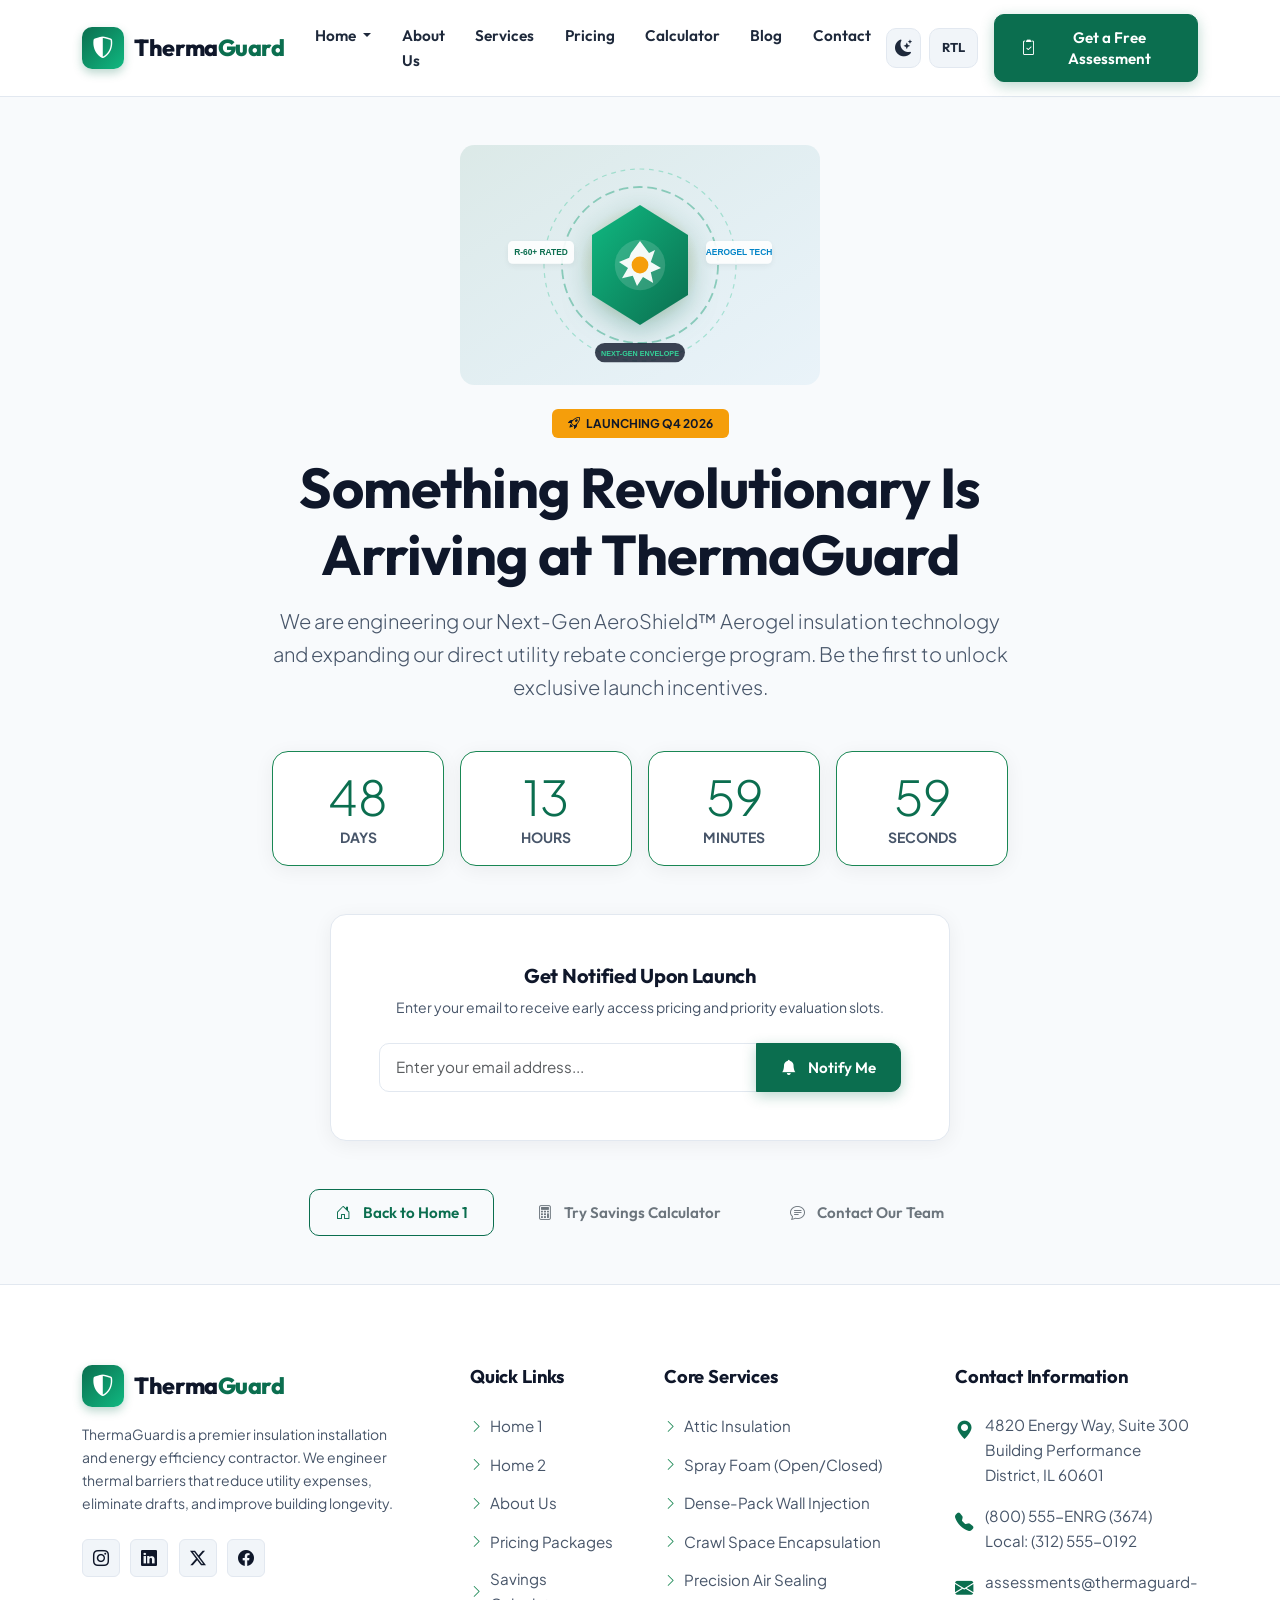
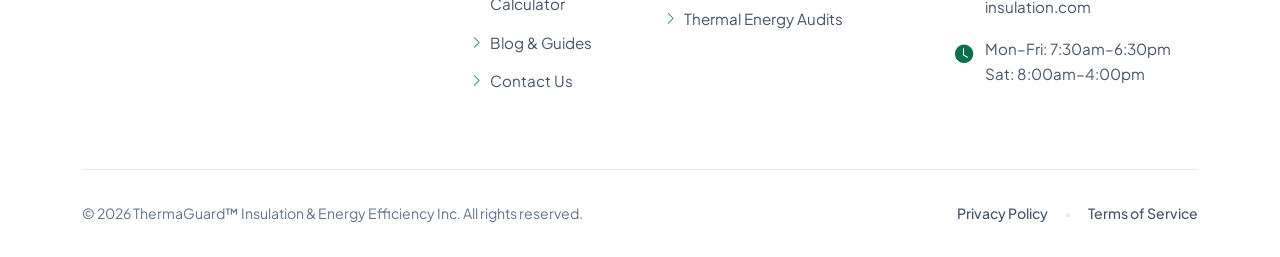
<file: coming-soon.html>
<!DOCTYPE html>
<html lang="en" data-bs-theme="light" dir="ltr">
<head>
  <meta charset="UTF-8">
  <meta name="viewport" content="width=device-width, initial-scale=1.0">
  <title>Coming Soon | ThermaGuard™ Next-Gen Energy Envelope</title>
  <meta name="description" content="We're launching our new commercial envelope and advanced aerogel insulation technology. Subscribe for launch alerts.">
  
  <!-- Favicon -->
  <link rel="icon" type="image/svg+xml" href="data:image/svg+xml,<svg xmlns='http://www.w3.org/2000/svg' viewBox='0 0 100 100'><rect width='100' height='100' rx='20' fill='%230b6e4f'/><path d='M50 20 L80 45 L70 45 L70 75 L30 75 L30 45 L20 45 Z' fill='%23ffffff'/><circle cx='50' cy='55' r='10' fill='%23f59e0b'/></svg>">

  <!-- Google Fonts (Outfit & Plus Jakarta Sans) -->
  <link rel="preconnect" href="https://fonts.googleapis.com">
  <link rel="preconnect" href="https://fonts.gstatic.com" crossorigin>
  <link href="https://fonts.googleapis.com/css2?family=Outfit:wght@400;500;600;700;800&family=Plus+Jakarta+Sans:wght@400;500;600;700&display=swap" rel="stylesheet">

  <!-- Bootstrap 5.3 CSS -->
  <link href="https://cdn.jsdelivr.net/npm/bootstrap@5.3.3/dist/css/bootstrap.min.css" rel="stylesheet">
  
  <!-- Bootstrap Icons 1.11 -->
  <link rel="stylesheet" href="https://cdn.jsdelivr.net/npm/bootstrap-icons@1.11.3/font/bootstrap-icons.min.css">

  <!-- Custom Core & RTL Styles -->
  <link rel="stylesheet" href="css/style.css">
  <link rel="stylesheet" href="css/rtl.css">
</head>
<body class="d-flex flex-column min-vh-100">

  <!-- ================= NAVBAR ================= -->
  <nav class="navbar navbar-expand-lg tg-navbar sticky-top">
    <div class="container">
      <!-- Brand Logo -->
      <a class="navbar-brand" href="index.html">
        <div class="brand-icon-wrap">
          <i class="bi bi-shield-shaded"></i>
        </div>
        <span>Therma<span class="brand-highlight">Guard</span></span>
      </a>

      <!-- Mobile Controls & Hamburger -->
      <div class="d-flex align-items-center gap-2 d-lg-none">
        <button class="control-btn theme-toggle-btn" aria-label="Toggle theme">
          <i class="bi bi-moon-stars-fill"></i>
        </button>
        <button class="rtl-pill-btn rtl-toggle-btn" aria-label="Toggle layout direction">
            <span class="dir-label">RTL</span>
        </button>
        <button class="navbar-toggler border-0 shadow-none px-2" type="button" data-bs-toggle="collapse" data-bs-target="#tgNavbarCollapse" aria-controls="tgNavbarCollapse" aria-expanded="false" aria-label="Toggle navigation">
          <span class="navbar-toggler-icon"></span>
        </button>
      </div>

      <!-- Nav Links -->
      <div class="collapse navbar-collapse" id="tgNavbarCollapse">
        <ul class="navbar-nav mx-auto mb-2 mb-lg-0">
          <!-- Home Dropdown: EXACTLY TWO ITEMS -->
          <li class="nav-dropdown dropdown">
            <a class="nav-link dropdown-toggle" href="#" id="homeDropdown" role="button" data-bs-toggle="dropdown" aria-expanded="false">
              Home
            </a>
            <ul class="dropdown-menu" aria-labelledby="homeDropdown">
              <li><a class="dropdown-item" href="index.html"><i class="bi bi-house-door me-2"></i>Home 1</a></li>
              <li><a class="dropdown-item" href="home-2.html"><i class="bi bi-building me-2"></i>Home 2</a></li>
            </ul>
          </li>
          <li class="nav-item">
            <a class="nav-link" href="about.html">About Us</a>
          </li>
          <li class="nav-item">
            <a class="nav-link" href="services.html">Services</a>
          </li>
          <li class="nav-item">
            <a class="nav-link" href="pricing.html">Pricing</a>
          </li>
          <li class="nav-item">
            <a class="nav-link" href="calculator.html">Calculator</a>
          </li>
          <li class="nav-item">
            <a class="nav-link" href="blog.html">Blog</a>
          </li>
          <li class="nav-item">
            <a class="nav-link" href="contact.html">Contact</a>
          </li>
        </ul>

        <!-- Action Controls & CTA -->
        <div class="nav-actions">
          <button class="control-btn theme-toggle-btn d-none d-lg-flex" aria-label="Toggle theme" title="Toggle dark/light mode">
            <i class="bi bi-moon-stars-fill"></i>
          </button>
          <button class="rtl-pill-btn rtl-toggle-btn d-none d-lg-inline-flex" aria-label="Toggle layout direction" title="Toggle RTL/LTR">
            <span class="dir-label">RTL</span>
          </button>
          <a href="contact.html" class="btn btn-primary ms-lg-2">
            <i class="bi bi-clipboard2-check me-1"></i>Get a Free Assessment
          </a>
        </div>
      </div>
    </div>
  </nav>

  <!-- ================= COMING SOON HERO & COUNTDOWN ================= -->
  <main class="flex-grow-1 d-flex align-items-center py-5">
    <div class="container text-center">
      <div class="row justify-content-center">
        <div class="col-lg-8">
          <div class="mb-4 mx-auto" style="max-width: 360px;">
            <img src="images/coming-soon-visual.svg" alt="Next-Gen Aerogel Energy Envelope Launch" class="w-100">
          </div>
          <span class="badge bg-warning text-dark px-3 py-2 text-uppercase fw-bold mb-3">
            <i class="bi bi-rocket-takeoff me-1"></i> Launching Q4 2026
          </span>
          <h1 class="display-4 fw-bold mb-3">
            Something Revolutionary Is Arriving at ThermaGuard
          </h1>
          <p class="text-muted lead mb-5">
            We are engineering our Next-Gen AeroShield™ Aerogel insulation technology and expanding our direct utility rebate concierge program. Be the first to unlock exclusive launch incentives.
          </p>

          <!-- Live Countdown Timer -->
          <div class="row g-3 justify-content-center mb-5" id="launchCountdown">
            <div class="col-6 col-sm-3">
              <div class="card-tg p-3 text-center border-success">
                <div class="display-5 fw-extrabold text-primary-custom" id="countDays">48</div>
                <div class="small text-muted fw-bold text-uppercase">Days</div>
              </div>
            </div>
            <div class="col-6 col-sm-3">
              <div class="card-tg p-3 text-center border-success">
                <div class="display-5 fw-extrabold text-primary-custom" id="countHours">14</div>
                <div class="small text-muted fw-bold text-uppercase">Hours</div>
              </div>
            </div>
            <div class="col-6 col-sm-3">
              <div class="card-tg p-3 text-center border-success">
                <div class="display-5 fw-extrabold text-primary-custom" id="countMins">32</div>
                <div class="small text-muted fw-bold text-uppercase">Minutes</div>
              </div>
            </div>
            <div class="col-6 col-sm-3">
              <div class="card-tg p-3 text-center border-success">
                <div class="display-5 fw-extrabold text-primary-custom" id="countSecs">19</div>
                <div class="small text-muted fw-bold text-uppercase">Seconds</div>
              </div>
            </div>
          </div>

          <!-- Email Subscription Form -->
          <div class="card-tg p-4 p-md-5 mb-5 mx-auto" style="max-width: 620px;">
            <h4 class="h5 fw-bold mb-2">Get Notified Upon Launch</h4>
            <p class="text-muted small mb-4">
              Enter your email to receive early access pricing and priority evaluation slots.
            </p>
            <form class="tg-contact-form needs-validation" novalidate>
              <div class="input-group">
                <input type="email" class="form-control form-control-lg" placeholder="Enter your email address..." required>
                <button type="submit" class="btn btn-primary px-4">
                  <i class="bi bi-bell-fill me-1"></i>Notify Me
                </button>
              </div>
              <div class="invalid-feedback text-start">Please enter a valid email address.</div>
            </form>
          </div>

          <!-- Quick Return Navigation -->
          <div class="d-flex flex-wrap justify-content-center gap-3">
            <a href="index.html" class="btn btn-outline-primary">
              <i class="bi bi-house-door me-1"></i>Back to Home 1
            </a>
            <a href="calculator.html" class="btn btn-outline-secondary">
              <i class="bi bi-calculator me-1"></i>Try Savings Calculator
            </a>
            <a href="contact.html" class="btn btn-outline-secondary">
              <i class="bi bi-chat-text me-1"></i>Contact Our Team
            </a>
          </div>
        </div>
      </div>
    </div>
  </main>

  <!-- ================= SHARED FOOTER ================= -->
  <footer class="tg-footer">
    <div class="container">
      <div class="row g-5">
        <!-- Col 1: Brand & Bio -->
        <div class="col-lg-4 col-md-6">
          <a class="navbar-brand mb-3 d-inline-flex" href="index.html">
            <div class="brand-icon-wrap">
              <i class="bi bi-shield-shaded"></i>
            </div>
            <span>Therma<span class="brand-highlight">Guard</span></span>
          </a>
          <p class="text-muted small pe-lg-4">
            ThermaGuard is a premier insulation installation and energy efficiency contractor. We engineer thermal barriers that reduce utility expenses, eliminate drafts, and improve building longevity.
          </p>
          <div class="social-links mt-4">
            <a href="https://instagram.com" class="social-icon-btn" target="_blank" rel="noopener noreferrer" aria-label="Follow ThermaGuard on Instagram">
              <i class="bi bi-instagram"></i>
            </a>
            <a href="https://linkedin.com" class="social-icon-btn" target="_blank" rel="noopener noreferrer" aria-label="Connect with ThermaGuard on LinkedIn">
              <i class="bi bi-linkedin"></i>
            </a>
            <a href="https://x.com" class="social-icon-btn" target="_blank" rel="noopener noreferrer" aria-label="Follow ThermaGuard on X">
              <i class="bi bi-twitter-x"></i>
            </a>
            <a href="https://facebook.com" class="social-icon-btn" target="_blank" rel="noopener noreferrer" aria-label="Connect on Facebook">
              <i class="bi bi-facebook"></i>
            </a>
          </div>
        </div>

        <!-- Col 2: Important Links -->
        <div class="col-lg-2 col-md-6 col-6">
          <h5>Quick Links</h5>
          <ul class="footer-links">
            <li><a href="index.html"><i class="bi bi-chevron-right text-success small"></i>Home 1</a></li>
            <li><a href="home-2.html"><i class="bi bi-chevron-right text-success small"></i>Home 2</a></li>
            <li><a href="about.html"><i class="bi bi-chevron-right text-success small"></i>About Us</a></li>
            <li><a href="pricing.html"><i class="bi bi-chevron-right text-success small"></i>Pricing Packages</a></li>
            <li><a href="calculator.html"><i class="bi bi-chevron-right text-success small"></i>Savings Calculator</a></li>
            <li><a href="blog.html"><i class="bi bi-chevron-right text-success small"></i>Blog & Guides</a></li>
            <li><a href="contact.html"><i class="bi bi-chevron-right text-success small"></i>Contact Us</a></li>
          </ul>
        </div>

        <!-- Col 3: Core Services -->
        <div class="col-lg-3 col-md-6 col-6">
          <h5>Core Services</h5>
          <ul class="footer-links">
            <li><a href="service-details.html?service=attic"><i class="bi bi-chevron-right text-success small"></i>Attic Insulation</a></li>
            <li><a href="service-details.html?service=spray-foam"><i class="bi bi-chevron-right text-success small"></i>Spray Foam (Open/Closed)</a></li>
            <li><a href="service-details.html?service=wall-injection"><i class="bi bi-chevron-right text-success small"></i>Dense-Pack Wall Injection</a></li>
            <li><a href="service-details.html?service=crawl-space"><i class="bi bi-chevron-right text-success small"></i>Crawl Space Encapsulation</a></li>
            <li><a href="service-details.html?service=air-sealing"><i class="bi bi-chevron-right text-success small"></i>Precision Air Sealing</a></li>
            <li><a href="service-details.html?service=energy-audit"><i class="bi bi-chevron-right text-success small"></i>Thermal Energy Audits</a></li>
          </ul>
        </div>

        <!-- Col 4: Contact Information -->
        <div class="col-lg-3 col-md-6">
          <h5>Contact Information</h5>
          <div class="footer-contact-item">
            <i class="bi bi-geo-alt-fill"></i>
            <span>4820 Energy Way, Suite 300<br>Building Performance District, IL 60601</span>
          </div>
          <div class="footer-contact-item">
            <i class="bi bi-telephone-fill"></i>
            <span>(800) 555-ENRG (3674)<br>Local: (312) 555-0192</span>
          </div>
          <div class="footer-contact-item">
            <i class="bi bi-envelope-fill"></i>
            <span>assessments@thermaguard-insulation.com</span>
          </div>
          <div class="footer-contact-item">
            <i class="bi bi-clock-fill"></i>
            <span>Mon–Fri: 7:30am–6:30pm<br>Sat: 8:00am–4:00pm</span>
          </div>
        </div>
      </div>

      <!-- Footer Bottom -->
      <div class="footer-bottom d-flex flex-column flex-md-row justify-content-between align-items-center gap-3">
        <div class="footer-copy text-center text-md-start">
          &copy; 2026 ThermaGuard™ Insulation & Energy Efficiency Inc. All rights reserved.
        </div>
        <div class="footer-legal-links d-flex align-items-center justify-content-center justify-content-md-end gap-3">
          <a href="privacy.html" class="footer-legal-link">Privacy Policy</a>
          <span class="footer-legal-sep">•</span>
          <a href="terms.html" class="footer-legal-link">Terms of Service</a>
        </div>
      </div>
    </div>
  </footer>

  <!-- Back to Top Button -->
  <button class="back-to-top" aria-label="Back to top">
    <i class="bi bi-chevron-up"></i>
  </button>

  <!-- Bootstrap 5.3 Bundle JS -->
  <script src="https://cdn.jsdelivr.net/npm/bootstrap@5.3.3/dist/js/bootstrap.bundle.min.js"></script>
  <!-- Core Script -->
  <script src="js/main.js"></script>

  <!-- Countdown Script -->
  <script>
    (function () {
      const launchDate = new Date();
      launchDate.setDate(launchDate.getDate() + 48);
      launchDate.setHours(launchDate.getHours() + 14);

      function updateCountdown() {
        const now = new Date().getTime();
        const distance = launchDate.getTime() - now;

        if (distance < 0) return;

        const days = Math.floor(distance / (1000 * 60 * 60 * 24));
        const hours = Math.floor((distance % (1000 * 60 * 60 * 24)) / (1000 * 60 * 60));
        const minutes = Math.floor((distance % (1000 * 60 * 60)) / (1000 * 60));
        const seconds = Math.floor((distance % (1000 * 60)) / 1000);

        const dEl = document.getElementById('countDays');
        const hEl = document.getElementById('countHours');
        const mEl = document.getElementById('countMins');
        const sEl = document.getElementById('countSecs');

        if (dEl) dEl.textContent = String(days).padStart(2, '0');
        if (hEl) hEl.textContent = String(hours).padStart(2, '0');
        if (mEl) mEl.textContent = String(minutes).padStart(2, '0');
        if (sEl) sEl.textContent = String(seconds).padStart(2, '0');
      }

      setInterval(updateCountdown, 1000);
      updateCountdown();
    })();
  </script>
</body>
</html>
</file>
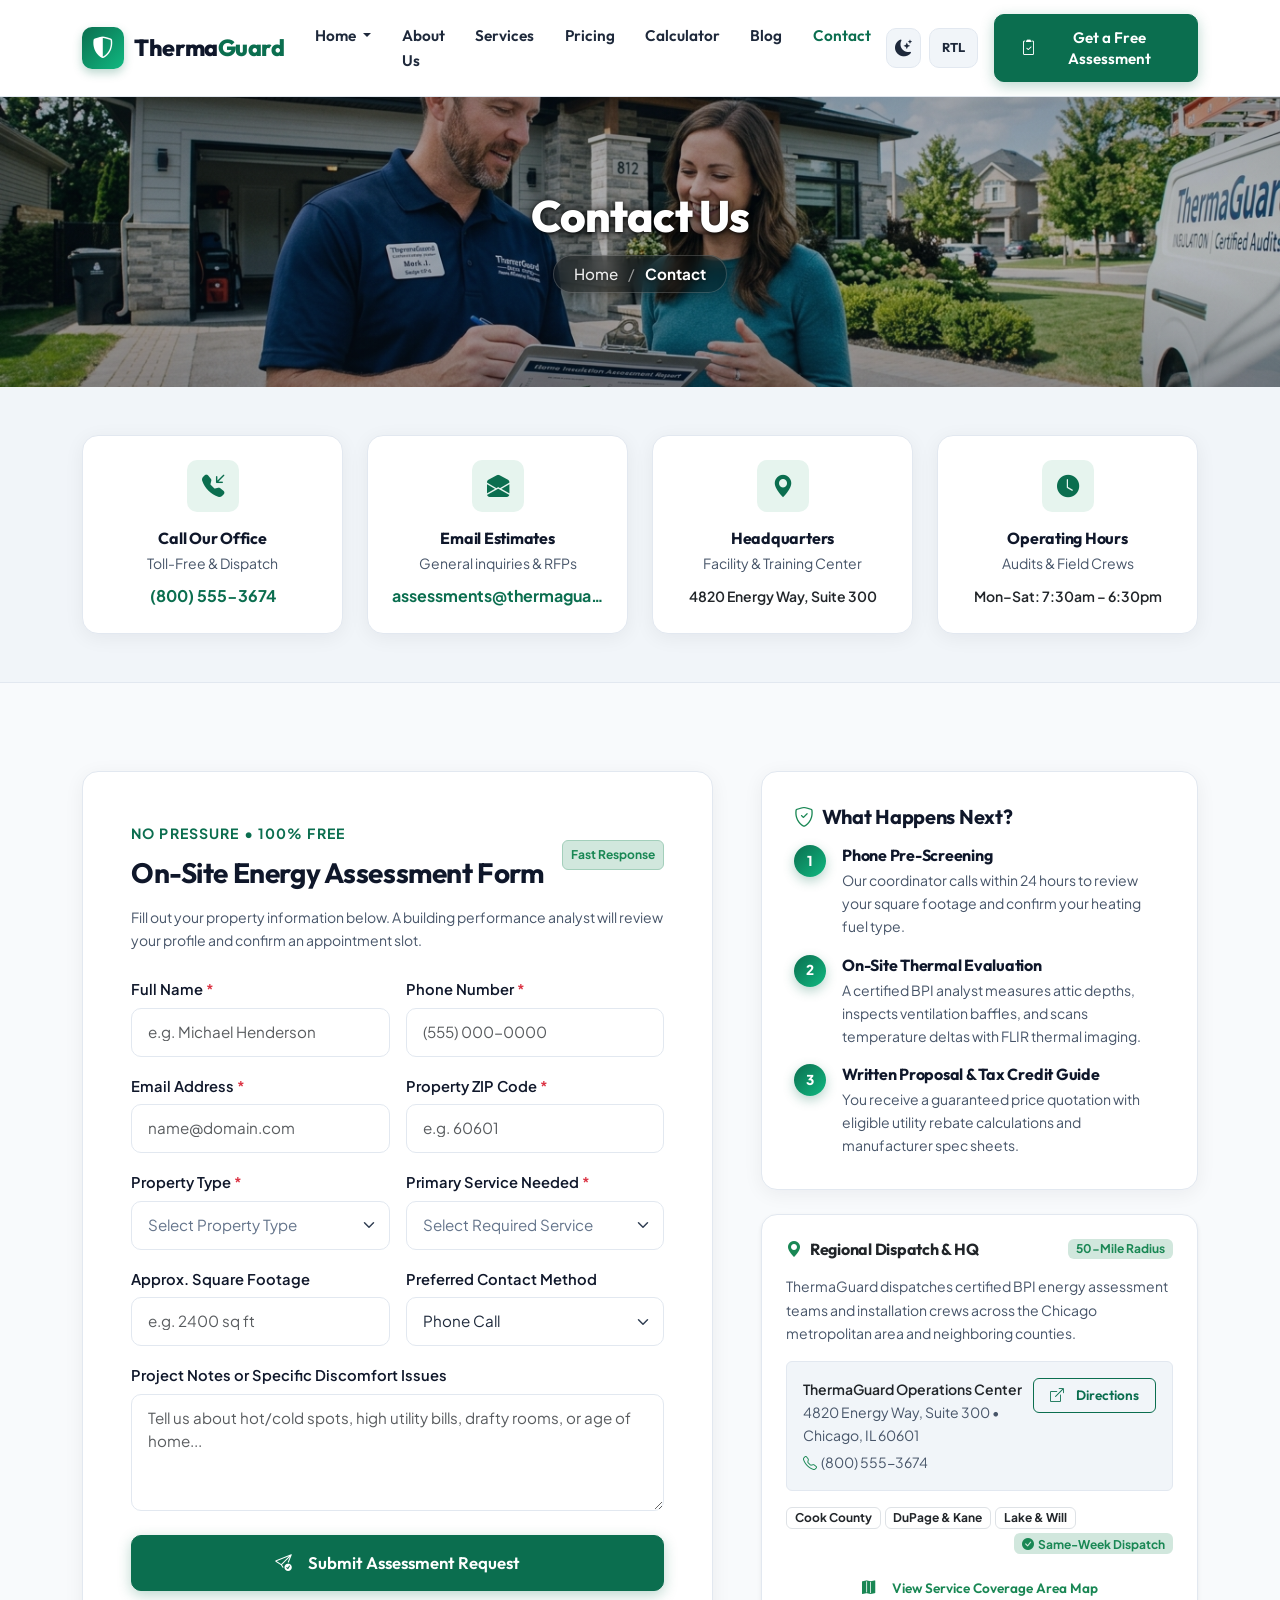
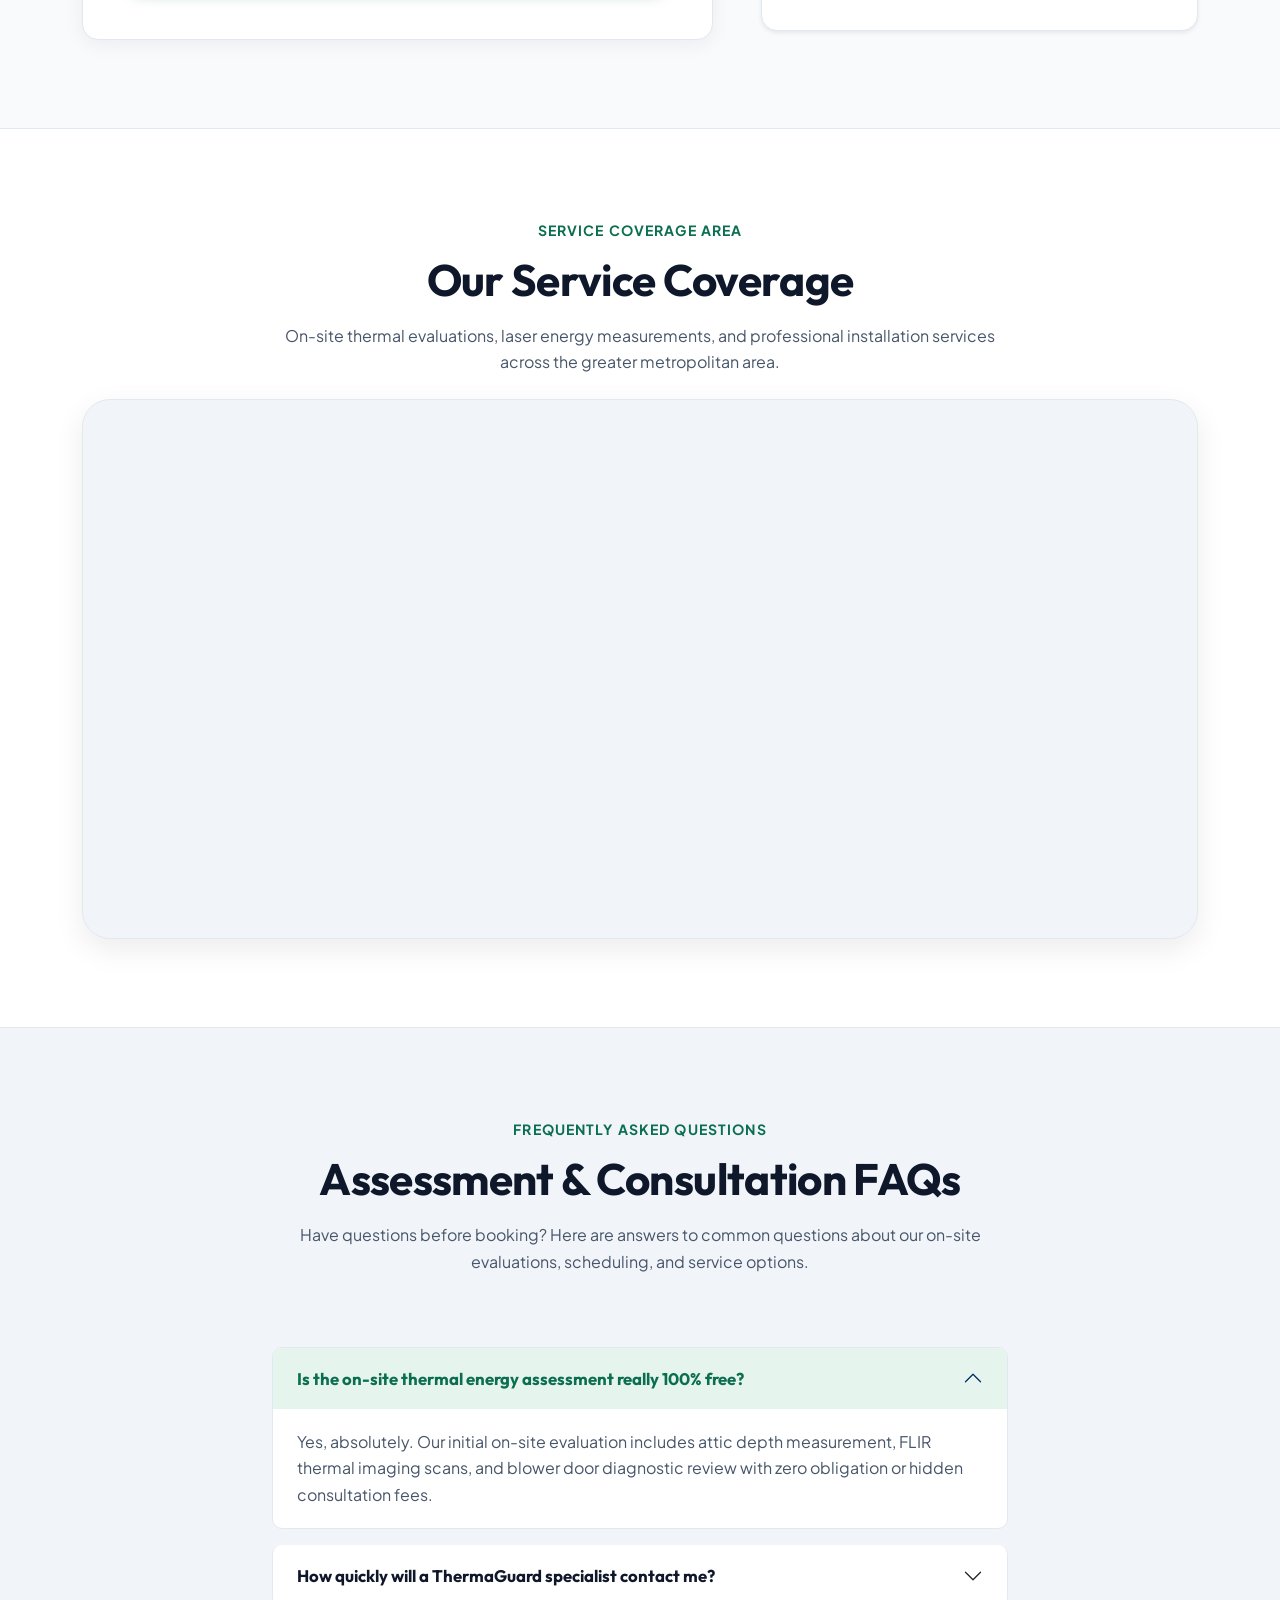
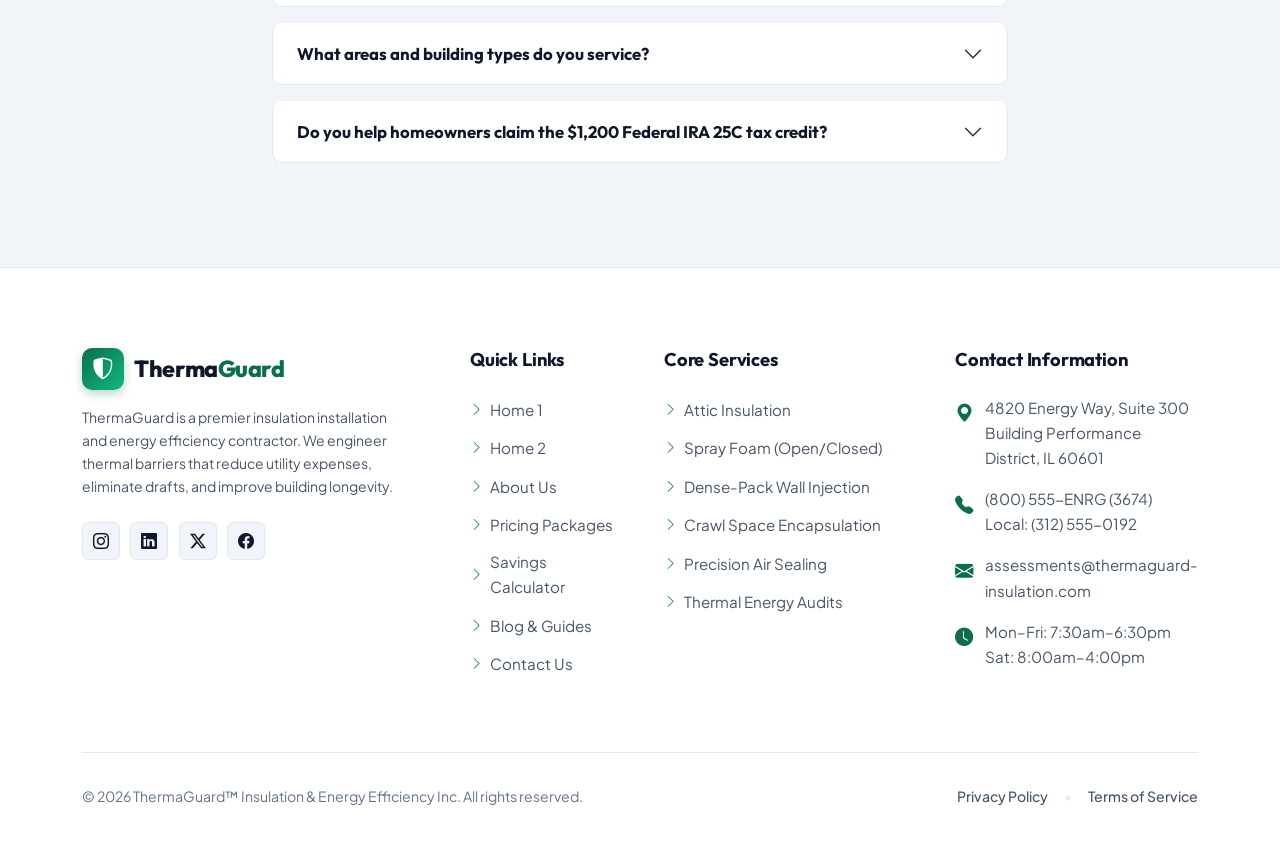
<file: contact.html>
<!DOCTYPE html>
<html lang="en" data-bs-theme="light" dir="ltr">
<head>
  <meta charset="UTF-8">
  <meta name="viewport" content="width=device-width, initial-scale=1.0">
  <title>Contact Us & Request Free Assessment | ThermaGuard™</title>
  <meta name="description" content="Contact ThermaGuard for on-site thermal energy evaluations, insulation quotes, and commercial building performance bids.">
  
  <!-- Favicon -->
  <link rel="icon" type="image/svg+xml" href="data:image/svg+xml,<svg xmlns='http://www.w3.org/2000/svg' viewBox='0 0 100 100'><rect width='100' height='100' rx='20' fill='%230b6e4f'/><path d='M50 20 L80 45 L70 45 L70 75 L30 75 L30 45 L20 45 Z' fill='%23ffffff'/><circle cx='50' cy='55' r='10' fill='%23f59e0b'/></svg>">

  <!-- Google Fonts (Outfit & Plus Jakarta Sans) -->
  <link rel="preconnect" href="https://fonts.googleapis.com">
  <link rel="preconnect" href="https://fonts.gstatic.com" crossorigin>
  <link href="https://fonts.googleapis.com/css2?family=Outfit:wght@400;500;600;700;800&family=Plus+Jakarta+Sans:wght@400;500;600;700&display=swap" rel="stylesheet">

  <!-- Bootstrap 5.3 CSS -->
  <link href="https://cdn.jsdelivr.net/npm/bootstrap@5.3.3/dist/css/bootstrap.min.css" rel="stylesheet">
  
  <!-- Bootstrap Icons 1.11 -->
  <link rel="stylesheet" href="https://cdn.jsdelivr.net/npm/bootstrap-icons@1.11.3/font/bootstrap-icons.min.css">

  <!-- Custom Core & RTL Styles -->
  <link rel="stylesheet" href="css/style.css">
  <link rel="stylesheet" href="css/rtl.css">
</head>
<body>

  <!-- ================= NAVBAR ================= -->
  <nav class="navbar navbar-expand-lg tg-navbar sticky-top">
    <div class="container">
      <!-- Brand Logo -->
      <a class="navbar-brand" href="index.html">
        <div class="brand-icon-wrap">
          <i class="bi bi-shield-shaded"></i>
        </div>
        <span>Therma<span class="brand-highlight">Guard</span></span>
      </a>

      <!-- Mobile Controls & Hamburger -->
      <div class="d-flex align-items-center gap-2 d-lg-none">
        <button class="control-btn theme-toggle-btn" aria-label="Toggle theme">
          <i class="bi bi-moon-stars-fill"></i>
        </button>
        <button class="rtl-pill-btn rtl-toggle-btn" aria-label="Toggle layout direction">
            <span class="dir-label">RTL</span>
        </button>
        <button class="navbar-toggler border-0 shadow-none px-2" type="button" data-bs-toggle="collapse" data-bs-target="#tgNavbarCollapse" aria-controls="tgNavbarCollapse" aria-expanded="false" aria-label="Toggle navigation">
          <span class="navbar-toggler-icon"></span>
        </button>
      </div>

      <!-- Nav Links -->
      <div class="collapse navbar-collapse" id="tgNavbarCollapse">
        <ul class="navbar-nav mx-auto mb-2 mb-lg-0">
          <!-- Home Dropdown: EXACTLY TWO ITEMS -->
          <li class="nav-dropdown dropdown">
            <a class="nav-link dropdown-toggle" href="#" id="homeDropdown" role="button" data-bs-toggle="dropdown" aria-expanded="false">
              Home
            </a>
            <ul class="dropdown-menu" aria-labelledby="homeDropdown">
              <li><a class="dropdown-item" href="index.html"><i class="bi bi-house-door me-2"></i>Home 1</a></li>
              <li><a class="dropdown-item" href="home-2.html"><i class="bi bi-building me-2"></i>Home 2</a></li>
            </ul>
          </li>
          <li class="nav-item">
            <a class="nav-link" href="about.html">About Us</a>
          </li>
          <li class="nav-item">
            <a class="nav-link" href="services.html">Services</a>
          </li>
          <li class="nav-item">
            <a class="nav-link" href="pricing.html">Pricing</a>
          </li>
          <li class="nav-item">
            <a class="nav-link" href="calculator.html">Calculator</a>
          </li>
          <li class="nav-item">
            <a class="nav-link" href="blog.html">Blog</a>
          </li>
          <li class="nav-item">
            <a class="nav-link active" href="contact.html">Contact</a>
          </li>
        </ul>

        <!-- Action Controls & CTA -->
        <div class="nav-actions">
          <button class="control-btn theme-toggle-btn d-none d-lg-flex" aria-label="Toggle theme" title="Toggle dark/light mode">
            <i class="bi bi-moon-stars-fill"></i>
          </button>
          <button class="rtl-pill-btn rtl-toggle-btn d-none d-lg-inline-flex" aria-label="Toggle layout direction" title="Toggle RTL/LTR">
            <span class="dir-label">RTL</span>
          </button>
          <a href="contact.html" class="btn btn-primary ms-lg-2">
            <i class="bi bi-clipboard2-check me-1"></i>Get a Free Assessment
          </a>
        </div>
      </div>
    </div>
  </nav>

  <!-- ================= PAGE BANNER ================= -->
  <section class="tg-page-banner tg-banner-contact">
    <div class="container tg-page-banner-container">
      <h1 class="tg-page-banner-title">Contact Us</h1>
      <nav aria-label="breadcrumb" class="tg-page-banner-breadcrumb-nav">
        <ol class="tg-page-banner-breadcrumb">
          <li><a href="index.html">Home</a></li>
          <li class="separator">/</li>
          <li class="active" aria-current="page">Contact</li>
        </ol>
      </nav>
    </div>
  </section>


  <!-- ================= CONTACT INFO CARDS ================= -->
  <section class="py-5 bg-surface-alt border-bottom border-tg">
    <div class="container">
      <div class="row g-4">
        <div class="col-md-6 col-lg-3">
          <div class="card-tg p-4 text-center">
            <div class="card-icon-bubble mx-auto mb-3" style="width: 52px; height: 52px; font-size: 1.4rem;">
              <i class="bi bi-telephone-inbound-fill"></i>
            </div>
            <h6 class="fw-bold mb-1">Call Our Office</h6>
            <p class="text-muted small mb-2">Toll-Free & Dispatch</p>
            <a href="tel:+18005553648" class="fw-bold text-primary-custom">(800) 555-3674</a>
          </div>
        </div>

        <div class="col-md-6 col-lg-3">
          <div class="card-tg p-4 text-center">
            <div class="card-icon-bubble mx-auto mb-3" style="width: 52px; height: 52px; font-size: 1.4rem;">
              <i class="bi bi-envelope-open-fill"></i>
            </div>
            <h6 class="fw-bold mb-1">Email Estimates</h6>
            <p class="text-muted small mb-2">General inquiries & RFPs</p>
            <a href="mailto:assessments@thermaguard-insulation.com" class="fw-bold text-primary-custom text-truncate d-block">assessments@thermaguard.com</a>
          </div>
        </div>

        <div class="col-md-6 col-lg-3">
          <div class="card-tg p-4 text-center">
            <div class="card-icon-bubble mx-auto mb-3" style="width: 52px; height: 52px; font-size: 1.4rem;">
              <i class="bi bi-geo-alt-fill"></i>
            </div>
            <h6 class="fw-bold mb-1">Headquarters</h6>
            <p class="text-muted small mb-2">Facility & Training Center</p>
            <span class="text-body small fw-semibold">4820 Energy Way, Suite 300</span>
          </div>
        </div>

        <div class="col-md-6 col-lg-3">
          <div class="card-tg p-4 text-center">
            <div class="card-icon-bubble mx-auto mb-3" style="width: 52px; height: 52px; font-size: 1.4rem;">
              <i class="bi bi-clock-fill"></i>
            </div>
            <h6 class="fw-bold mb-1">Operating Hours</h6>
            <p class="text-muted small mb-2">Audits & Field Crews</p>
            <span class="text-body small fw-semibold">Mon–Sat: 7:30am – 6:30pm</span>
          </div>
        </div>
      </div>
    </div>
  </section>

  <!-- ================= MAIN ASSESSMENT REQUEST FORM & DETAILS ================= -->
  <section class="section-padding" id="assessment-form">
    <div class="container">
      <div class="row g-5">
        <!-- Form Column -->
        <div class="col-lg-7">
          <div class="card-tg p-4 p-md-5">
            <div class="d-flex justify-content-between align-items-center mb-3">
              <div>
                <span class="section-subtitle">No Pressure • 100% Free</span>
                <h3 class="h3 fw-bold mb-0">On-Site Energy Assessment Form</h3>
              </div>
              <span class="badge bg-success-subtle text-success border border-success-subtle p-2">Fast Response</span>
            </div>
            <p class="text-muted small mb-4">
              Fill out your property information below. A building performance analyst will review your profile and confirm an appointment slot.
            </p>

            <form class="tg-assessment-form needs-validation" novalidate>
              <div class="row g-3 mb-3">
                <div class="col-md-6">
                  <label class="form-label" for="contactFullName">Full Name <span class="text-danger">*</span></label>
                  <input type="text" class="form-control" id="contactFullName" placeholder="e.g. Michael Henderson" required>
                  <div class="invalid-feedback">Please enter your full name.</div>
                </div>
                <div class="col-md-6">
                  <label class="form-label" for="contactPhone">Phone Number <span class="text-danger">*</span></label>
                  <input type="tel" class="form-control" id="contactPhone" placeholder="(555) 000-0000" inputmode="numeric" pattern="[0-9]*" oninput="this.value = this.value.replace(/[^0-9]/g, '')" required>
                  <div class="invalid-feedback">A valid phone number is required.</div>
                </div>
              </div>

              <div class="row g-3 mb-3">
                <div class="col-md-6">
                  <label class="form-label" for="contactEmail">Email Address <span class="text-danger">*</span></label>
                  <input type="email" class="form-control" id="contactEmail" placeholder="name@domain.com" required>
                  <div class="invalid-feedback">Please enter a valid email address.</div>
                </div>
                <div class="col-md-6">
                  <label class="form-label" for="contactZip">Property ZIP Code <span class="text-danger">*</span></label>
                  <input type="text" class="form-control" id="contactZip" placeholder="e.g. 60601" inputmode="numeric" pattern="[0-9]*" maxlength="10" oninput="this.value = this.value.replace(/[^0-9]/g, '')" required>
                  <div class="invalid-feedback">Please enter your ZIP code.</div>
                </div>
              </div>

              <div class="row g-3 mb-3">
                <div class="col-md-6">
                  <label class="form-label" for="contactPropertyType">Property Type <span class="text-danger">*</span></label>
                  <select class="form-select" id="contactPropertyType" required>
                    <option value="" selected>Select Property Type</option>
                    <option value="single-family">Single-Family Detached Home</option>
                    <option value="townhome">Townhouse / Duplex</option>
                    <option value="commercial">Commercial / Retail Facility</option>
                    <option value="warehouse">Industrial / Warehouse / Pole Barn</option>
                    <option value="new-construction">New Construction</option>
                  </select>
                  <div class="invalid-feedback">Please select a property type.</div>
                </div>

                <div class="col-md-6">
                  <label class="form-label" for="contactService">Primary Service Needed <span class="text-danger">*</span></label>
                  <select class="form-select" id="contactService" required>
                    <option value="" selected>Select Required Service</option>
                    <option value="attic">Attic Insulation & Top-Up (R-49/R-60)</option>
                    <option value="spray-foam">Closed-Cell Spray Foam Barrier</option>
                    <option value="air-sealing">Whole-Home Air Sealing & Blower Door</option>
                    <option value="wall-injection">Dense-Pack Exterior Wall Injection</option>
                    <option value="crawlspace">Crawl Space Encapsulation</option>
                    <option value="energy-audit">Full Thermal Camera Energy Audit</option>
                  </select>
                  <div class="invalid-feedback">Please select a service.</div>
                </div>
              </div>

              <div class="row g-3 mb-3">
                <div class="col-md-6">
                  <label class="form-label" for="contactSqFt">Approx. Square Footage</label>
                  <input type="number" class="form-control" id="contactSqFt" placeholder="e.g. 2400 sq ft">
                </div>
                <div class="col-md-6">
                  <label class="form-label" for="contactPrefMethod">Preferred Contact Method</label>
                  <select class="form-select" id="contactPrefMethod">
                    <option value="phone">Phone Call</option>
                    <option value="email">Email</option>
                    <option value="text">Text / SMS</option>
                  </select>
                </div>
              </div>

              <div class="mb-4">
                <label class="form-label" for="contactNotes">Project Notes or Specific Discomfort Issues</label>
                <textarea class="form-control" id="contactNotes" rows="4" placeholder="Tell us about hot/cold spots, high utility bills, drafty rooms, or age of home..."></textarea>
              </div>

              <button type="submit" class="btn btn-primary btn-lg w-100">
                <i class="bi bi-send-check me-2"></i>Submit Assessment Request
              </button>
            </form>
          </div>
        </div>

        <!-- Sidebar / What to Expect & Service Map -->
        <div class="col-lg-5">
          <div class="card-tg mb-4">
            <h4 class="h5 fw-bold mb-3"><i class="bi bi-shield-check text-success me-2"></i>What Happens Next?</h4>
            <div class="d-flex flex-column gap-3">
              <div class="d-flex align-items-start gap-3">
                <div class="process-step-num m-0 flex-shrink-0" style="width: 32px; height: 32px; font-size: 0.85rem;">1</div>
                <div>
                  <h6 class="mb-1">Phone Pre-Screening</h6>
                  <p class="text-muted small mb-0">Our coordinator calls within 24 hours to review your square footage and confirm your heating fuel type.</p>
                </div>
              </div>

              <div class="d-flex align-items-start gap-3">
                <div class="process-step-num m-0 flex-shrink-0" style="width: 32px; height: 32px; font-size: 0.85rem;">2</div>
                <div>
                  <h6 class="mb-1">On-Site Thermal Evaluation</h6>
                  <p class="text-muted small mb-0">A certified BPI analyst measures attic depths, inspects ventilation baffles, and scans temperature deltas with FLIR thermal imaging.</p>
                </div>
              </div>

              <div class="d-flex align-items-start gap-3">
                <div class="process-step-num m-0 flex-shrink-0" style="width: 32px; height: 32px; font-size: 0.85rem;">3</div>
                <div>
                  <h6 class="mb-1">Written Proposal & Tax Credit Guide</h6>
                  <p class="text-muted small mb-0">You receive a guaranteed price quotation with eligible utility rebate calculations and manufacturer spec sheets.</p>
                </div>
              </div>
            </div>
          </div>

          <!-- Regional HQ & Dispatch Summary Card -->
          <div class="card-tg p-4 shadow-sm" id="contactDispatchCard">
            <div class="d-flex justify-content-between align-items-center mb-3">
              <h5 class="fw-bold mb-0 text-body fs-6">
                <i class="bi bi-geo-alt-fill text-success me-2"></i>Regional Dispatch & HQ
              </h5>
              <span class="badge bg-success-subtle text-success small">50-Mile Radius</span>
            </div>
            <p class="text-muted small mb-3">
              ThermaGuard dispatches certified BPI energy assessment teams and installation crews across the Chicago metropolitan area and neighboring counties.
            </p>
            <div class="p-3 rounded bg-surface-alt border border-tg mb-3">
              <div class="d-flex justify-content-between align-items-start">
                <div>
                  <div class="fw-semibold text-body small">ThermaGuard Operations Center</div>
                  <div class="text-muted small">4820 Energy Way, Suite 300 • Chicago, IL 60601</div>
                  <div class="text-muted small mt-1"><i class="bi bi-telephone text-success me-1"></i>(800) 555-3674</div>
                </div>
                <a href="https://maps.google.com/?q=4820+Energy+Way,+Chicago,+IL+60601" target="_blank" rel="noopener noreferrer" class="btn btn-sm btn-outline-primary flex-shrink-0 ms-2" title="Open in Google Maps">
                  <i class="bi bi-box-arrow-up-right me-1"></i>Directions
                </a>
              </div>
            </div>
            <div class="d-flex flex-wrap gap-1 mb-3">
              <span class="badge bg-surface border text-body small">Cook County</span>
              <span class="badge bg-surface border text-body small">DuPage & Kane</span>
              <span class="badge bg-surface border text-body small">Lake & Will</span>
              <span class="badge bg-success-subtle text-success small ms-auto"><i class="bi bi-check-circle-fill me-1"></i>Same-Week Dispatch</span>
            </div>
            <a href="#service-coverage" class="btn btn-sm btn-outline-success w-100">
              <i class="bi bi-map-fill me-2"></i>View Service Coverage Area Map
            </a>
          </div>
        </div>
      </div>
    </div>
  </section>

  <!-- ================= SERVICE COVERAGE AREA SECTION ================= -->
  <section class="section-padding bg-surface border-top border-tg" id="service-coverage">
    <div class="container text-center">
      <div class="row justify-content-center section-title-wrap mb-4">
        <div class="col-lg-8">
          <span class="section-subtitle">Service Coverage Area</span>
          <h2 class="section-title">Our Service Coverage</h2>
          <p class="text-muted lead-sm mx-auto mb-0" style="max-width: 740px;">
            On-site thermal evaluations, laser energy measurements, and professional installation services across the greater metropolitan area.
          </p>
        </div>
      </div>

      <!-- Prominent Rounded Map Frame -->
      <div class="service-coverage-map-wrap">
        <iframe 
          src="https://www.openstreetmap.org/export/embed.html?bbox=-88.55%2C41.40%2C-87.35%2C42.40&amp;layer=mapnik&amp;marker=41.8818%2C-87.6231" 
          title="ThermaGuard Service Coverage Area Map"
          class="w-100 h-100 border-0" 
          loading="lazy">
        </iframe>
      </div>
    </div>
  </section>

  <!-- ================= CONTACT FAQS ================= -->
  <section class="section-padding bg-surface-alt border-top border-tg">
    <div class="container">
      <div class="row justify-content-center text-center section-title-wrap">
        <div class="col-lg-8">
          <span class="section-subtitle">Frequently Asked Questions</span>
          <h2 class="section-title">Assessment & Consultation FAQs</h2>
          <p class="text-muted">
            Have questions before booking? Here are answers to common questions about our on-site evaluations, scheduling, and service options.
          </p>
        </div>
      </div>

      <div class="row justify-content-center">
        <div class="col-lg-8">
          <div class="accordion" id="contactFaqs">
            <div class="accordion-item">
              <h2 class="accordion-header" id="cFaq1">
                <button class="accordion-button" type="button" data-bs-toggle="collapse" data-bs-target="#cCol1" aria-expanded="true">
                  Is the on-site thermal energy assessment really 100% free?
                </button>
              </h2>
              <div id="cCol1" class="accordion-collapse collapse show" data-bs-parent="#contactFaqs">
                <div class="accordion-body">
                  Yes, absolutely. Our initial on-site evaluation includes attic depth measurement, FLIR thermal imaging scans, and blower door diagnostic review with zero obligation or hidden consultation fees.
                </div>
              </div>
            </div>

            <div class="accordion-item">
              <h2 class="accordion-header" id="cFaq2">
                <button class="accordion-button collapsed" type="button" data-bs-toggle="collapse" data-bs-target="#cCol2">
                  How quickly will a ThermaGuard specialist contact me?
                </button>
              </h2>
              <div id="cCol2" class="accordion-collapse collapse" data-bs-parent="#contactFaqs">
                <div class="accordion-body">
                  Our regional project coordinators review new requests continuously Monday through Saturday. You can expect a response via phone or email within 24 business hours to confirm your property specifications and schedule an on-site visit.
                </div>
              </div>
            </div>

            <div class="accordion-item">
              <h2 class="accordion-header" id="cFaq3">
                <button class="accordion-button collapsed" type="button" data-bs-toggle="collapse" data-bs-target="#cCol3">
                  What areas and building types do you service?
                </button>
              </h2>
              <div id="cCol3" class="accordion-collapse collapse" data-bs-parent="#contactFaqs">
                <div class="accordion-body">
                  We service single-family homes, townhomes, multi-family complexes, and commercial/industrial facilities within a 50-mile radius of our Building Performance District headquarters.
                </div>
              </div>
            </div>

            <div class="accordion-item">
              <h2 class="accordion-header" id="cFaq4">
                <button class="accordion-button collapsed" type="button" data-bs-toggle="collapse" data-bs-target="#cCol4">
                  Do you help homeowners claim the $1,200 Federal IRA 25C tax credit?
                </button>
              </h2>
              <div id="cCol4" class="accordion-collapse collapse" data-bs-parent="#contactFaqs">
                <div class="accordion-body">
                  Yes. Following every qualifying installation, ThermaGuard provides itemized invoices and official manufacturer certification statements required for IRS Form 5695 documentation.
                </div>
              </div>
            </div>
          </div>
        </div>
      </div>
    </div>
  </section>

  <!-- ================= SHARED FOOTER ================= -->
  <footer class="tg-footer">
    <div class="container">
      <div class="row g-5">
        <!-- Col 1: Brand & Bio -->
        <div class="col-lg-4 col-md-6">
          <a class="navbar-brand mb-3 d-inline-flex" href="index.html">
            <div class="brand-icon-wrap">
              <i class="bi bi-shield-shaded"></i>
            </div>
            <span>Therma<span class="brand-highlight">Guard</span></span>
          </a>
          <p class="text-muted small pe-lg-4">
            ThermaGuard is a premier insulation installation and energy efficiency contractor. We engineer thermal barriers that reduce utility expenses, eliminate drafts, and improve building longevity.
          </p>
          <div class="social-links mt-4">
            <a href="https://instagram.com" class="social-icon-btn" target="_blank" rel="noopener noreferrer" aria-label="Follow ThermaGuard on Instagram">
              <i class="bi bi-instagram"></i>
            </a>
            <a href="https://linkedin.com" class="social-icon-btn" target="_blank" rel="noopener noreferrer" aria-label="Connect with ThermaGuard on LinkedIn">
              <i class="bi bi-linkedin"></i>
            </a>
            <a href="https://x.com" class="social-icon-btn" target="_blank" rel="noopener noreferrer" aria-label="Follow ThermaGuard on X">
              <i class="bi bi-twitter-x"></i>
            </a>
            <a href="https://facebook.com" class="social-icon-btn" target="_blank" rel="noopener noreferrer" aria-label="Connect on Facebook">
              <i class="bi bi-facebook"></i>
            </a>
          </div>
        </div>

        <!-- Col 2: Important Links -->
        <div class="col-lg-2 col-md-6 col-6">
          <h5>Quick Links</h5>
          <ul class="footer-links">
            <li><a href="index.html"><i class="bi bi-chevron-right text-success small"></i>Home 1</a></li>
            <li><a href="home-2.html"><i class="bi bi-chevron-right text-success small"></i>Home 2</a></li>
            <li><a href="about.html"><i class="bi bi-chevron-right text-success small"></i>About Us</a></li>
            <li><a href="pricing.html"><i class="bi bi-chevron-right text-success small"></i>Pricing Packages</a></li>
            <li><a href="calculator.html"><i class="bi bi-chevron-right text-success small"></i>Savings Calculator</a></li>
            <li><a href="blog.html"><i class="bi bi-chevron-right text-success small"></i>Blog & Guides</a></li>
            <li><a href="contact.html"><i class="bi bi-chevron-right text-success small"></i>Contact Us</a></li>
          </ul>
        </div>

        <!-- Col 3: Core Services -->
        <div class="col-lg-3 col-md-6 col-6">
          <h5>Core Services</h5>
          <ul class="footer-links">
            <li><a href="service-details.html?service=attic"><i class="bi bi-chevron-right text-success small"></i>Attic Insulation</a></li>
            <li><a href="service-details.html?service=spray-foam"><i class="bi bi-chevron-right text-success small"></i>Spray Foam (Open/Closed)</a></li>
            <li><a href="service-details.html?service=wall-injection"><i class="bi bi-chevron-right text-success small"></i>Dense-Pack Wall Injection</a></li>
            <li><a href="service-details.html?service=crawl-space"><i class="bi bi-chevron-right text-success small"></i>Crawl Space Encapsulation</a></li>
            <li><a href="service-details.html?service=air-sealing"><i class="bi bi-chevron-right text-success small"></i>Precision Air Sealing</a></li>
            <li><a href="service-details.html?service=energy-audit"><i class="bi bi-chevron-right text-success small"></i>Thermal Energy Audits</a></li>
          </ul>
        </div>

        <!-- Col 4: Contact Information -->
        <div class="col-lg-3 col-md-6">
          <h5>Contact Information</h5>
          <div class="footer-contact-item">
            <i class="bi bi-geo-alt-fill"></i>
            <span>4820 Energy Way, Suite 300<br>Building Performance District, IL 60601</span>
          </div>
          <div class="footer-contact-item">
            <i class="bi bi-telephone-fill"></i>
            <span>(800) 555-ENRG (3674)<br>Local: (312) 555-0192</span>
          </div>
          <div class="footer-contact-item">
            <i class="bi bi-envelope-fill"></i>
            <span>assessments@thermaguard-insulation.com</span>
          </div>
          <div class="footer-contact-item">
            <i class="bi bi-clock-fill"></i>
            <span>Mon–Fri: 7:30am–6:30pm<br>Sat: 8:00am–4:00pm</span>
          </div>
        </div>
      </div>

      <!-- Footer Bottom -->
      <div class="footer-bottom d-flex flex-column flex-md-row justify-content-between align-items-center gap-3">
        <div class="footer-copy text-center text-md-start">
          &copy; 2026 ThermaGuard™ Insulation & Energy Efficiency Inc. All rights reserved.
        </div>
        <div class="footer-legal-links d-flex align-items-center justify-content-center justify-content-md-end gap-3">
          <a href="privacy.html" class="footer-legal-link">Privacy Policy</a>
          <span class="footer-legal-sep">•</span>
          <a href="terms.html" class="footer-legal-link">Terms of Service</a>
        </div>
      </div>
    </div>
  </footer>

  <!-- Back to Top Button -->
  <button class="back-to-top" aria-label="Back to top">
    <i class="bi bi-chevron-up"></i>
  </button>

  <!-- Bootstrap 5.3 Bundle JS -->
  <script src="https://cdn.jsdelivr.net/npm/bootstrap@5.3.3/dist/js/bootstrap.bundle.min.js"></script>
  <!-- Core Script -->
  <script src="js/main.js"></script>
</body>
</html>
</file>
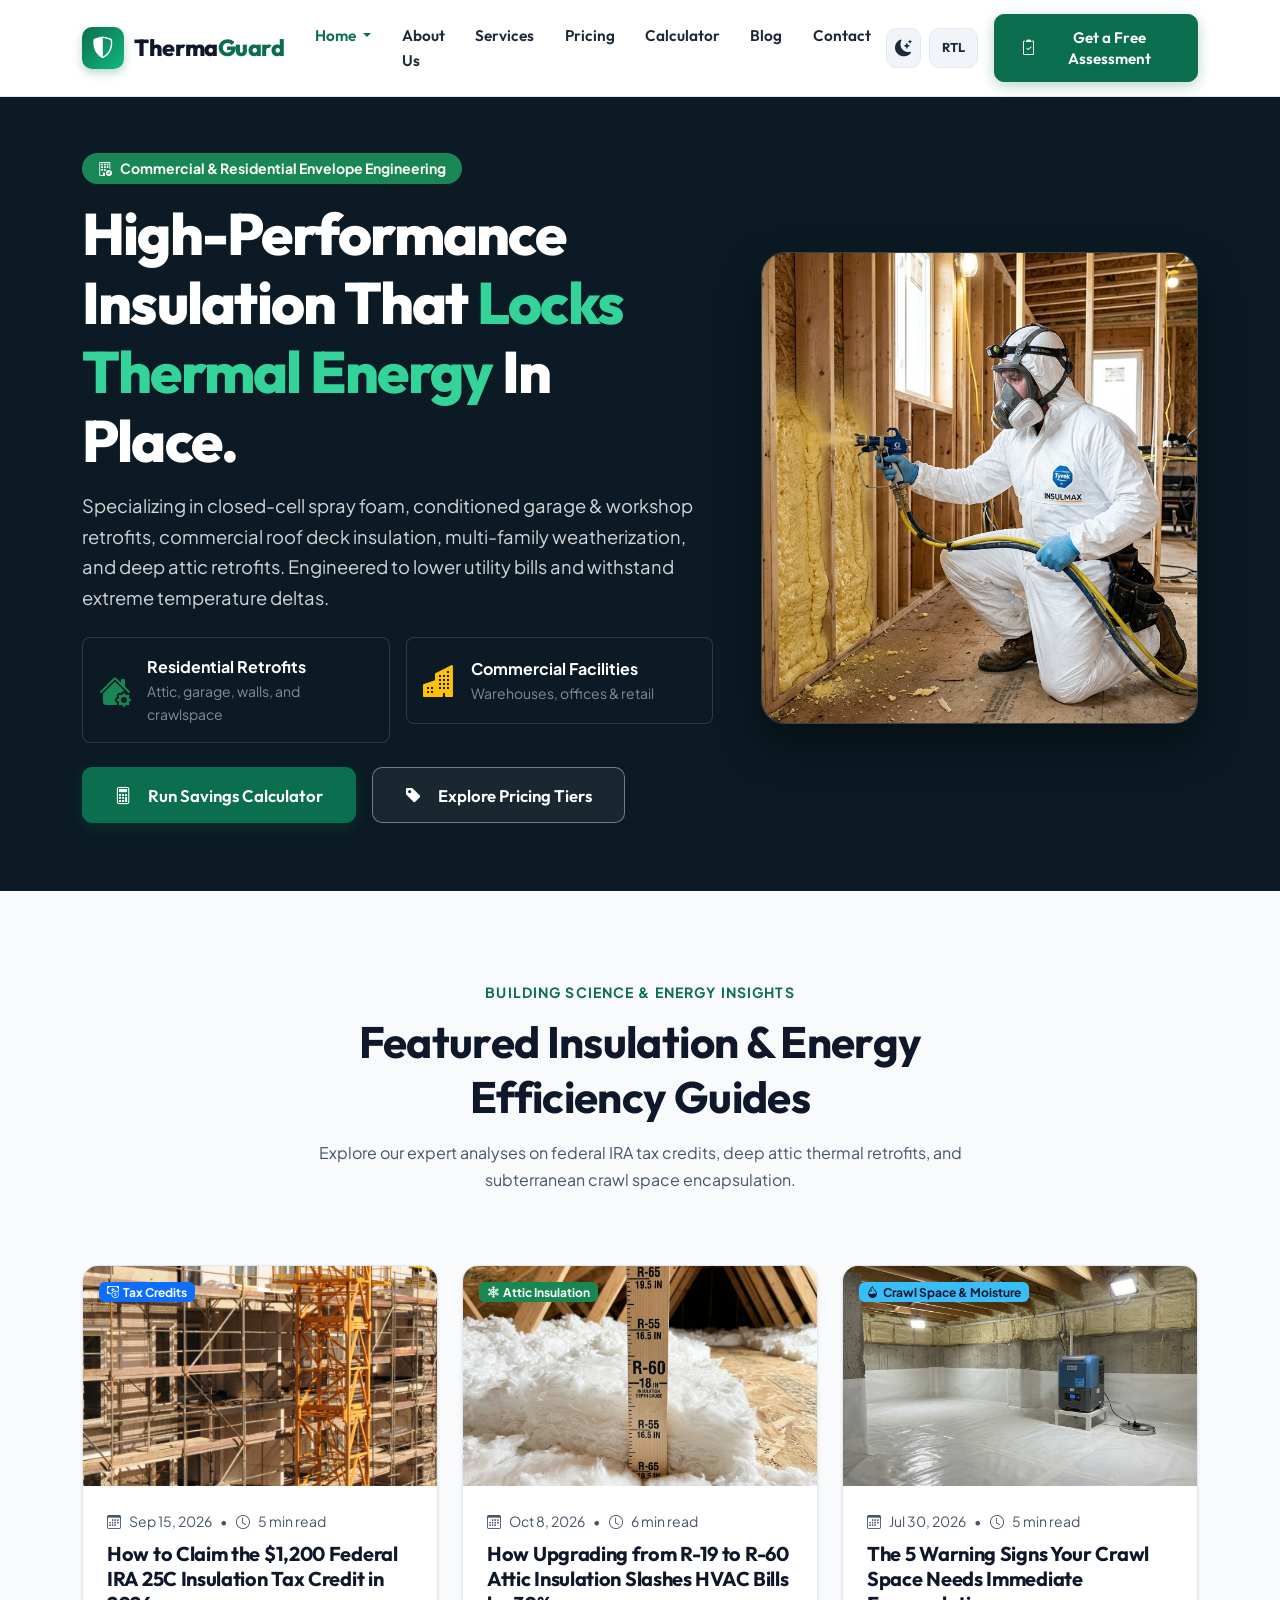
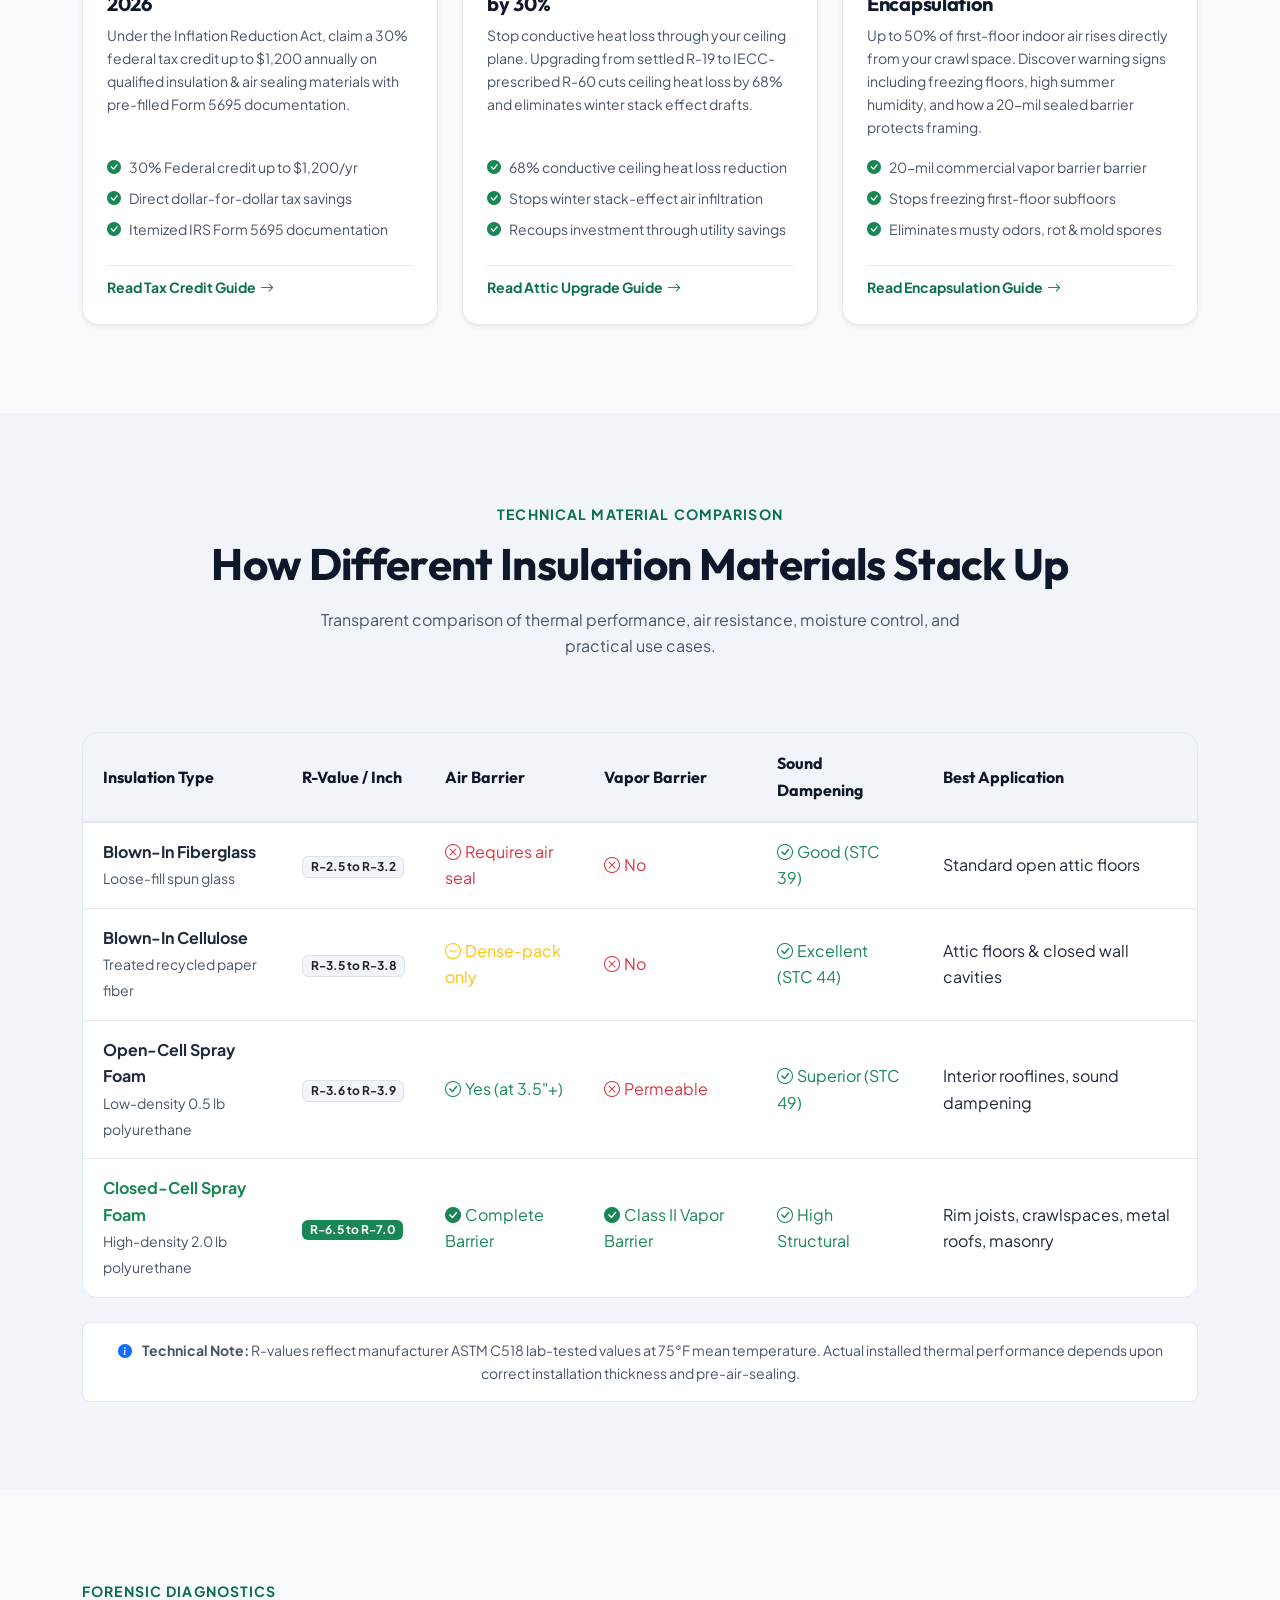
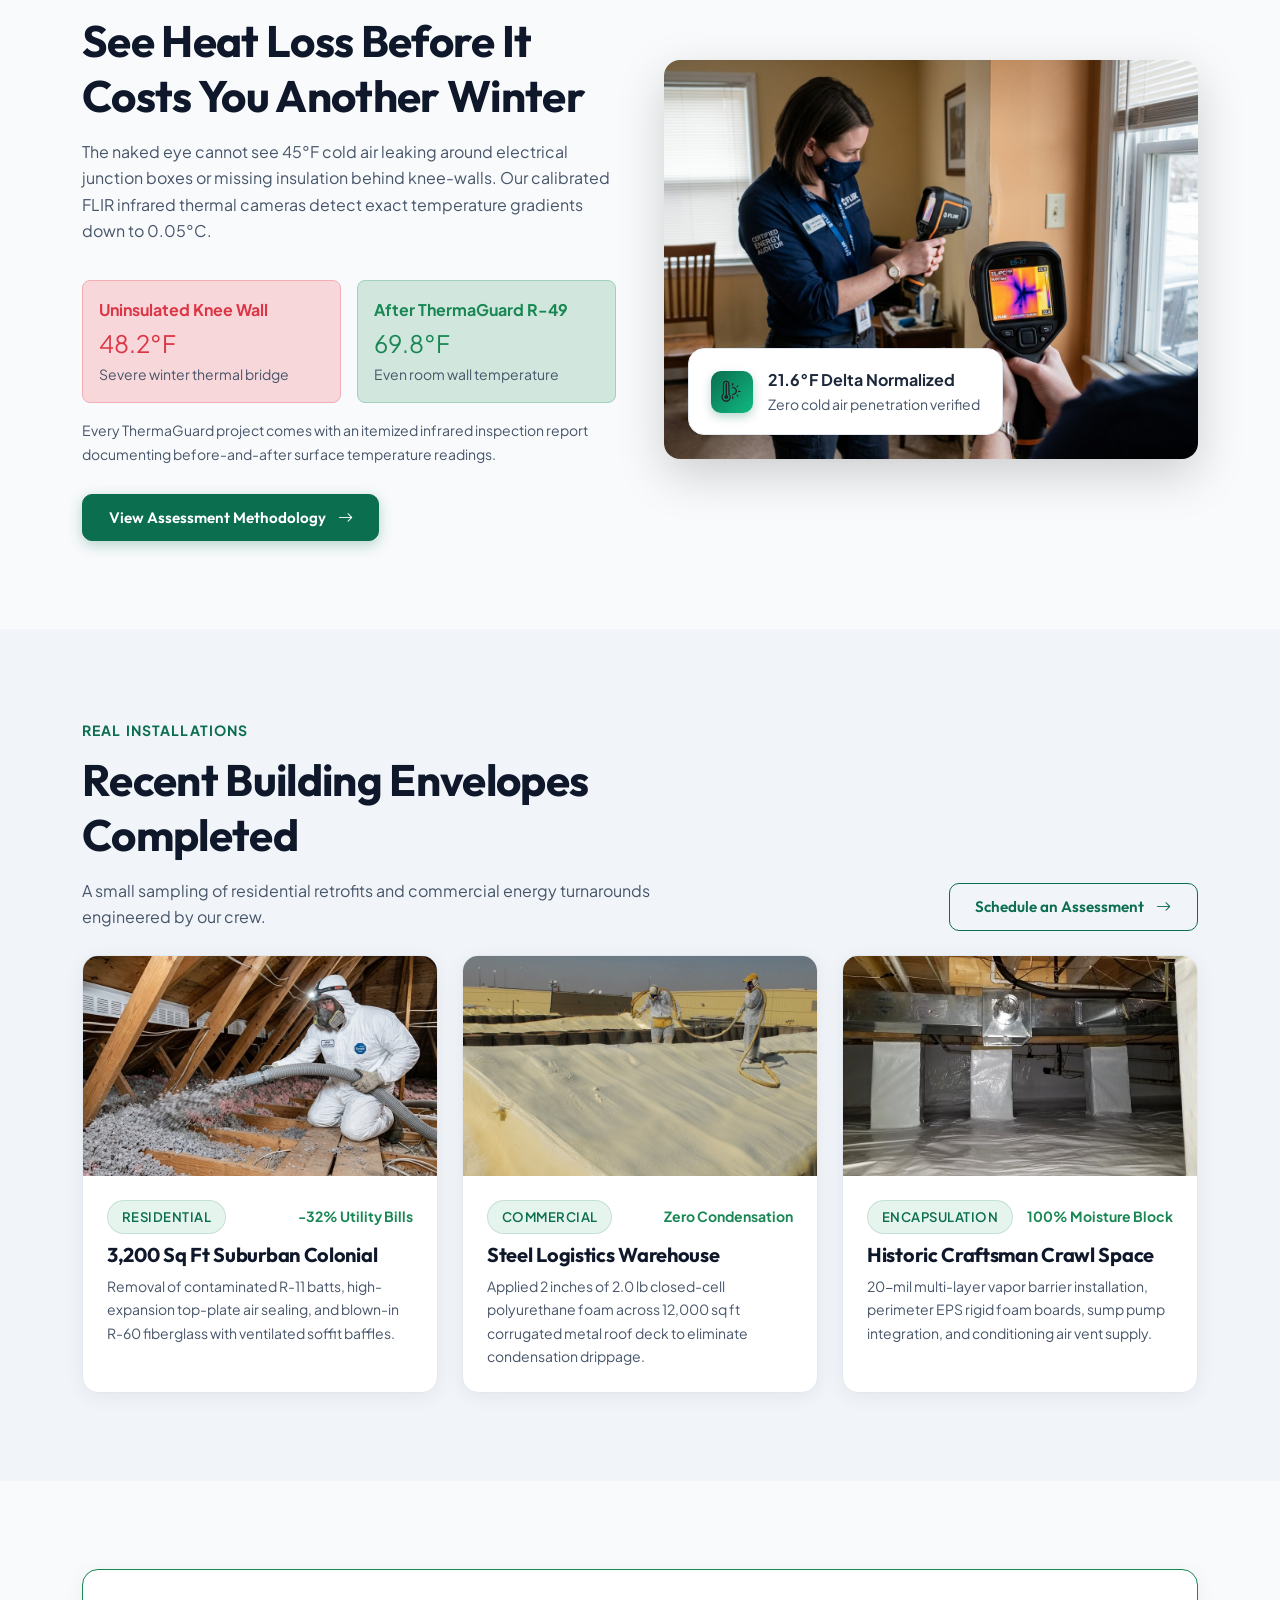
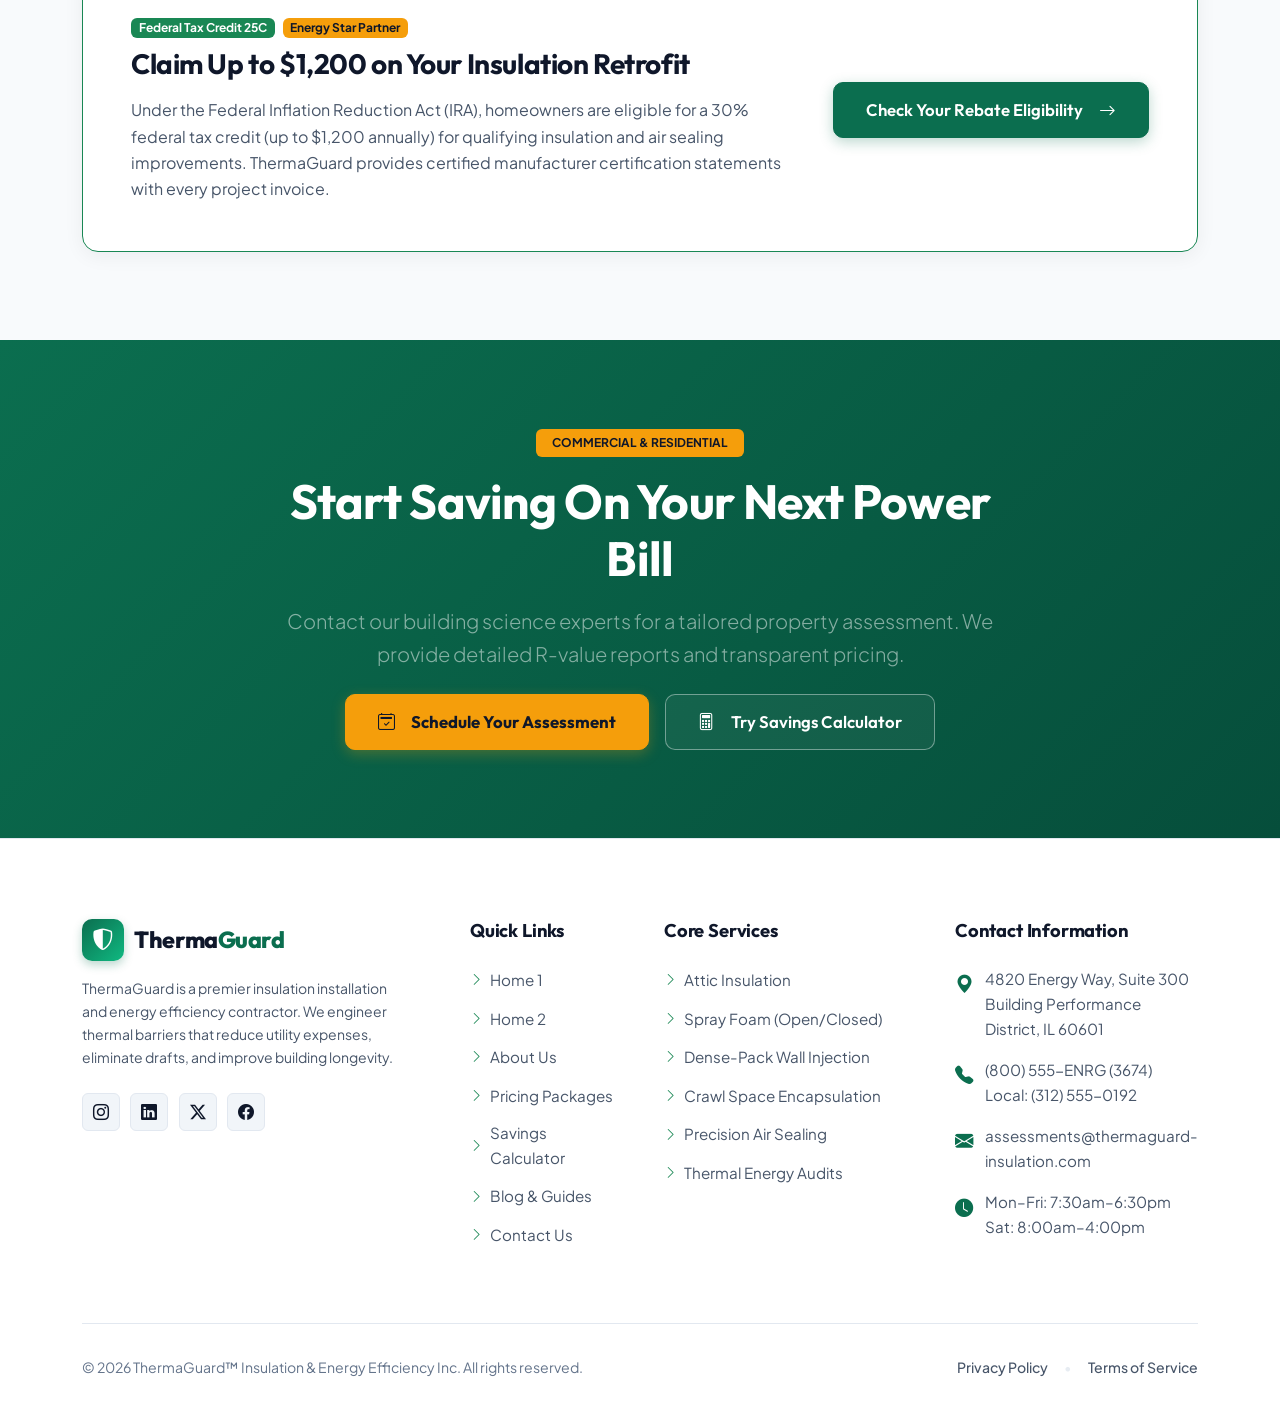
<file: home-2.html>
<!DOCTYPE html>
<html lang="en" data-bs-theme="light" dir="ltr">

<head>
  <meta charset="UTF-8">
  <meta name="viewport" content="width=device-width, initial-scale=1.0">
  <title>ThermaGuard™ | Commercial & Residential Thermal Barrier Solutions</title>
  <meta name="description"
    content="Alternative Home 2: Advanced thermal engineering, commercial spray foam retrofits, residential air sealing, and building insulation comparisons.">

  <!-- Favicon -->
  <link rel="icon" type="image/svg+xml"
    href="data:image/svg+xml,<svg xmlns='http://www.w3.org/2000/svg' viewBox='0 0 100 100'><rect width='100' height='100' rx='20' fill='%230b6e4f'/><path d='M50 20 L80 45 L70 45 L70 75 L30 75 L30 45 L20 45 Z' fill='%23ffffff'/><circle cx='50' cy='55' r='10' fill='%23f59e0b'/></svg>">

  <!-- Google Fonts (Outfit & Plus Jakarta Sans) -->
  <link rel="preconnect" href="https://fonts.googleapis.com">
  <link rel="preconnect" href="https://fonts.gstatic.com" crossorigin>
  <link
    href="https://fonts.googleapis.com/css2?family=Outfit:wght@400;500;600;700;800&family=Plus+Jakarta+Sans:wght@400;500;600;700&display=swap"
    rel="stylesheet">

  <!-- Bootstrap 5.3 CSS -->
  <link href="https://cdn.jsdelivr.net/npm/bootstrap@5.3.3/dist/css/bootstrap.min.css" rel="stylesheet">

  <!-- Bootstrap Icons 1.11 -->
  <link rel="stylesheet" href="https://cdn.jsdelivr.net/npm/bootstrap-icons@1.11.3/font/bootstrap-icons.min.css">

  <!-- Custom Core & RTL Styles -->
  <link rel="stylesheet" href="css/style.css">
  <link rel="stylesheet" href="css/rtl.css">
</head>

<body>

  <!-- ================= NAVBAR ================= -->
  <nav class="navbar navbar-expand-lg tg-navbar sticky-top">
    <div class="container">
      <!-- Brand Logo -->
      <a class="navbar-brand" href="index.html">
        <div class="brand-icon-wrap">
          <i class="bi bi-shield-shaded"></i>
        </div>
        <span>Therma<span class="brand-highlight">Guard</span></span>
      </a>

      <!-- Mobile Controls & Hamburger -->
      <div class="d-flex align-items-center gap-2 d-lg-none">
        <button class="control-btn theme-toggle-btn" aria-label="Toggle theme">
          <i class="bi bi-moon-stars-fill"></i>
        </button>
        <button class="rtl-pill-btn rtl-toggle-btn" aria-label="Toggle layout direction">
          <span class="dir-label">RTL</span>
        </button>
        <button class="navbar-toggler border-0 shadow-none px-2" type="button" data-bs-toggle="collapse"
          data-bs-target="#tgNavbarCollapse" aria-controls="tgNavbarCollapse" aria-expanded="false"
          aria-label="Toggle navigation">
          <span class="navbar-toggler-icon"></span>
        </button>
      </div>

      <!-- Nav Links -->
      <div class="collapse navbar-collapse" id="tgNavbarCollapse">
        <ul class="navbar-nav mx-auto mb-2 mb-lg-0">
          <!-- Home Dropdown: EXACTLY TWO ITEMS -->
          <li class="nav-dropdown dropdown">
            <a class="nav-link dropdown-toggle active" href="#" id="homeDropdown" role="button"
              data-bs-toggle="dropdown" aria-expanded="false">
              Home
            </a>
            <ul class="dropdown-menu" aria-labelledby="homeDropdown">
              <li><a class="dropdown-item" href="index.html"><i class="bi bi-house-door me-2"></i>Home 1</a></li>
              <li><a class="dropdown-item active" href="home-2.html"><i class="bi bi-building me-2"></i>Home 2</a></li>
            </ul>
          </li>
          <li class="nav-item">
            <a class="nav-link" href="about.html">About Us</a>
          </li>
          <li class="nav-item">
            <a class="nav-link" href="services.html">Services</a>
          </li>
          <li class="nav-item">
            <a class="nav-link" href="pricing.html">Pricing</a>
          </li>
          <li class="nav-item">
            <a class="nav-link" href="calculator.html">Calculator</a>
          </li>
          <li class="nav-item">
            <a class="nav-link" href="blog.html">Blog</a>
          </li>
          <li class="nav-item">
            <a class="nav-link" href="contact.html">Contact</a>
          </li>
        </ul>

        <!-- Action Controls & CTA -->
        <div class="nav-actions">
          <button class="control-btn theme-toggle-btn d-none d-lg-flex" aria-label="Toggle theme"
            title="Toggle dark/light mode">
            <i class="bi bi-moon-stars-fill"></i>
          </button>
          <button class="rtl-pill-btn rtl-toggle-btn d-none d-lg-inline-flex" aria-label="Toggle layout direction"
            title="Toggle RTL/LTR">
            <span class="dir-label">RTL</span>
          </button>
          <a href="contact.html" class="btn btn-primary ms-lg-2">
            <i class="bi bi-clipboard2-check me-1"></i>Get a Free Assessment
          </a>
        </div>
      </div>
    </div>
  </nav>

  <!-- ================= HERO SECTION (HOME 2 DISTINCT COMPOSITION) ================= -->
  <header class="hero-home-2">
    <div class="container">
      <div class="row align-items-center g-5">
        <div class="col-lg-7">
          <div
            class="d-inline-flex align-items-center gap-2 px-3 py-1 rounded-pill bg-success text-white small fw-bold mb-3">
            <i class="bi bi-building-check"></i> Commercial & Residential Envelope Engineering
          </div>
          <h1 class="hero-title mb-3">
            High-Performance Insulation That <span class="text-primary-custom">Locks Thermal Energy</span> In Place.
          </h1>
          <p class="hero-lead mb-4">
            Specializing in closed-cell spray foam, conditioned garage & workshop retrofits, commercial roof deck
            insulation, multi-family weatherization, and deep attic retrofits. Engineered to lower utility bills and
            withstand extreme temperature deltas.
          </p>

          <div class="row g-3 mb-4">
            <div class="col-sm-6">
              <div class="d-flex align-items-center gap-3 p-3 rounded-3 hero-feature-box">
                <i class="bi bi-house-gear-fill fs-2 text-success"></i>
                <div>
                  <div class="fw-bold text-white">Residential Retrofits</div>
                  <div class="small text-white-50">Attic, garage, walls, and crawlspace</div>
                </div>
              </div>
            </div>
            <div class="col-sm-6">
              <div class="d-flex align-items-center gap-3 p-3 rounded-3 hero-feature-box">
                <i class="bi bi-buildings-fill fs-2 text-warning"></i>
                <div>
                  <div class="fw-bold text-white">Commercial Facilities</div>
                  <div class="small text-white-50">Warehouses, offices & retail</div>
                </div>
              </div>
            </div>
          </div>

          <div class="d-flex flex-wrap gap-3">
            <a href="calculator.html" class="btn btn-primary btn-lg">
              <i class="bi bi-calculator me-2"></i>Run Savings Calculator
            </a>
            <a href="pricing.html" class="btn btn-outline-light btn-lg">
              <i class="bi bi-tag-fill me-2"></i>Explore Pricing Tiers
            </a>
          </div>
        </div>

        <!-- Insulation Installation Hero Image -->
        <div class="col-lg-5">
          <div class="hero-image-wrap">
            <img src="images/home-2-spray-foam-hero.jpg"
              alt="Professional spray foam insulation application between wall studs" class="hero-right-img">
          </div>
        </div>
      </div>
    </div>
  </header>

  <!-- ================= FEATURED BUILDING SCIENCE & BLOG GUIDES ================= -->
  <section class="section-padding">
    <div class="container">
      <div class="row justify-content-center text-center section-title-wrap">
        <div class="col-lg-8">
          <span class="section-subtitle">Building Science & Energy Insights</span>
          <h2 class="section-title">Featured Insulation & Energy Efficiency Guides</h2>
          <p class="text-muted">
            Explore our expert analyses on federal IRA tax credits, deep attic thermal retrofits, and subterranean crawl
            space encapsulation.
          </p>
        </div>
      </div>

      <div class="row g-4 align-items-stretch">
        <!-- Blog Guide 1: IRA 25C Tax Credit -->
        <div class="col-lg-4 col-md-6">
          <div class="card-tg h-100 p-0 overflow-hidden d-flex flex-column border-tg shadow-sm">
            <div class="position-relative overflow-hidden" style="height: 220px;">
              <img src="images/blog-rebates-tax-credits.jpg"
                alt="How to Claim the $1,200 Federal IRA 25C Insulation Tax Credit in 2026" class="w-100 h-100"
                style="object-fit: cover;">
              <span class="badge bg-primary text-white position-absolute top-0 start-0 m-3 px-2 py-1 small">
                <i class="bi bi-cash-coin me-1"></i>Tax Credits
              </span>
            </div>
            <div class="p-4 d-flex flex-column flex-grow-1">
              <div class="d-flex align-items-center gap-2 small text-muted mb-2">
                <i class="bi bi-calendar3"></i><span>Sep 15, 2026</span>
                <span>•</span>
                <i class="bi bi-clock"></i><span>5 min read</span>
              </div>
              <h3 class="h5 fw-bold mb-2">
                <a href="blog-details.html?id=tax-credit" class="service-title-link">How to Claim the $1,200 Federal IRA
                  25C Insulation Tax Credit in 2026</a>
              </h3>
              <p class="text-muted small mb-3 flex-grow-1">
                Under the Inflation Reduction Act, claim a 30% federal tax credit up to $1,200 annually on qualified
                insulation & air sealing materials with pre-filled Form 5695 documentation.
              </p>
              <ul class="list-unstyled small text-muted mb-4 d-flex flex-column gap-2">
                <li class="d-flex align-items-center gap-2"><i class="bi bi-check-circle-fill text-success"></i> 30%
                  Federal credit up to $1,200/yr</li>
                <li class="d-flex align-items-center gap-2"><i class="bi bi-check-circle-fill text-success"></i> Direct
                  dollar-for-dollar tax savings</li>
                <li class="d-flex align-items-center gap-2"><i class="bi bi-check-circle-fill text-success"></i>
                  Itemized IRS Form 5695 documentation</li>
              </ul>
              <div class="mt-auto pt-2 border-top border-tg">
                <a href="blog-details.html?id=tax-credit"
                  class="fw-bold small text-primary-custom d-inline-flex align-items-center">
                  Read Tax Credit Guide <i class="bi bi-arrow-right ms-1"></i>
                </a>
              </div>
            </div>
          </div>
        </div>

        <!-- Blog Guide 2: R-19 to R-60 Attic Upgrade -->
        <div class="col-lg-4 col-md-6">
          <div class="card-tg h-100 p-0 overflow-hidden d-flex flex-column border-tg shadow-sm">
            <div class="position-relative overflow-hidden" style="height: 220px;">
              <img src="images/blog-attic-r19-to-r60.jpg"
                alt="How Upgrading from R-19 to R-60 Attic Insulation Slashes HVAC Bills by 30%" class="w-100 h-100"
                style="object-fit: cover;">
              <span class="badge bg-success text-white position-absolute top-0 start-0 m-3 px-2 py-1 small">
                <i class="bi bi-snow2 me-1"></i>Attic Insulation
              </span>
            </div>
            <div class="p-4 d-flex flex-column flex-grow-1">
              <div class="d-flex align-items-center gap-2 small text-muted mb-2">
                <i class="bi bi-calendar3"></i><span>Oct 8, 2026</span>
                <span>•</span>
                <i class="bi bi-clock"></i><span>6 min read</span>
              </div>
              <h3 class="h5 fw-bold mb-2">
                <a href="blog-details.html?id=attic-r60" class="service-title-link">How Upgrading from R-19 to R-60
                  Attic Insulation Slashes HVAC Bills by 30%</a>
              </h3>
              <p class="text-muted small mb-3 flex-grow-1">
                Stop conductive heat loss through your ceiling plane. Upgrading from settled R-19 to IECC-prescribed
                R-60 cuts ceiling heat loss by 68% and eliminates winter stack effect drafts.
              </p>
              <ul class="list-unstyled small text-muted mb-4 d-flex flex-column gap-2">
                <li class="d-flex align-items-center gap-2"><i class="bi bi-check-circle-fill text-success"></i> 68%
                  conductive ceiling heat loss reduction</li>
                <li class="d-flex align-items-center gap-2"><i class="bi bi-check-circle-fill text-success"></i> Stops
                  winter stack-effect air infiltration</li>
                <li class="d-flex align-items-center gap-2"><i class="bi bi-check-circle-fill text-success"></i> Recoups
                  investment through utility savings</li>
              </ul>
              <div class="mt-auto pt-2 border-top border-tg">
                <a href="blog-details.html?id=attic-r60"
                  class="fw-bold small text-primary-custom d-inline-flex align-items-center">
                  Read Attic Upgrade Guide <i class="bi bi-arrow-right ms-1"></i>
                </a>
              </div>
            </div>
          </div>
        </div>

        <!-- Blog Guide 3: Crawl Space Encapsulation -->
        <div class="col-lg-4 col-md-6">
          <div class="card-tg h-100 p-0 overflow-hidden d-flex flex-column border-tg shadow-sm">
            <div class="position-relative overflow-hidden" style="height: 220px;">
              <img src="images/home2-crawlspace-encapsulation.jpg"
                alt="The 5 Warning Signs Your Crawl Space Needs Immediate Encapsulation" class="w-100 h-100"
                style="object-fit: cover;">
              <span class="badge bg-info text-dark position-absolute top-0 start-0 m-3 px-2 py-1 small fw-bold">
                <i class="bi bi-droplet-half me-1"></i>Crawl Space & Moisture
              </span>
            </div>
            <div class="p-4 d-flex flex-column flex-grow-1">
              <div class="d-flex align-items-center gap-2 small text-muted mb-2">
                <i class="bi bi-calendar3"></i><span>Jul 30, 2026</span>
                <span>•</span>
                <i class="bi bi-clock"></i><span>5 min read</span>
              </div>
              <h3 class="h5 fw-bold mb-2">
                <a href="blog-details.html?id=crawl-space" class="service-title-link">The 5 Warning Signs Your Crawl
                  Space Needs Immediate Encapsulation</a>
              </h3>
              <p class="text-muted small mb-3 flex-grow-1">
                Up to 50% of first-floor indoor air rises directly from your crawl space. Discover warning signs
                including freezing floors, high summer humidity, and how a 20-mil sealed barrier protects framing.
              </p>
              <ul class="list-unstyled small text-muted mb-4 d-flex flex-column gap-2">
                <li class="d-flex align-items-center gap-2"><i class="bi bi-check-circle-fill text-success"></i> 20-mil
                  commercial vapor barrier barrier</li>
                <li class="d-flex align-items-center gap-2"><i class="bi bi-check-circle-fill text-success"></i> Stops
                  freezing first-floor subfloors</li>
                <li class="d-flex align-items-center gap-2"><i class="bi bi-check-circle-fill text-success"></i>
                  Eliminates musty odors, rot & mold spores</li>
              </ul>
              <div class="mt-auto pt-2 border-top border-tg">
                <a href="blog-details.html?id=crawl-space"
                  class="fw-bold small text-primary-custom d-inline-flex align-items-center">
                  Read Encapsulation Guide <i class="bi bi-arrow-right ms-1"></i>
                </a>
              </div>
            </div>
          </div>
        </div>
      </div>
    </div>
  </section>

  <!-- ================= INSULATION COMPARISON TABLE ================= -->
  <section class="section-padding bg-surface-alt">
    <div class="container">
      <div class="row justify-content-center text-center section-title-wrap">
        <div class="col-12 col-xl-10">
          <span class="section-subtitle">Technical Material Comparison</span>
          <h2 class="section-title text-lg-nowrap">How Different Insulation Materials Stack Up</h2>
          <p class="text-muted mx-auto" style="max-width: 680px;">
            Transparent comparison of thermal performance, air resistance, moisture control, and practical use cases.
          </p>
        </div>
      </div>

      <div class="table-responsive">
        <table class="table-tg">
          <thead>
            <tr>
              <th>Insulation Type</th>
              <th>R-Value / Inch</th>
              <th>Air Barrier</th>
              <th>Vapor Barrier</th>
              <th>Sound Dampening</th>
              <th>Best Application</th>
            </tr>
          </thead>
          <tbody>
            <tr>
              <td>
                <div class="fw-bold">Blown-In Fiberglass</div>
                <small class="text-muted">Loose-fill spun glass</small>
              </td>
              <td><span class="badge bg-surface-alt text-body border">R-2.5 to R-3.2</span></td>
              <td><span class="text-danger"><i class="bi bi-x-circle me-1"></i>Requires air seal</span></td>
              <td><span class="text-danger"><i class="bi bi-x-circle me-1"></i>No</span></td>
              <td><span class="text-success"><i class="bi bi-check-circle me-1"></i>Good (STC 39)</span></td>
              <td>Standard open attic floors</td>
            </tr>
            <tr>
              <td>
                <div class="fw-bold">Blown-In Cellulose</div>
                <small class="text-muted">Treated recycled paper fiber</small>
              </td>
              <td><span class="badge bg-surface-alt text-body border">R-3.5 to R-3.8</span></td>
              <td><span class="text-warning"><i class="bi bi-dash-circle me-1"></i>Dense-pack only</span></td>
              <td><span class="text-danger"><i class="bi bi-x-circle me-1"></i>No</span></td>
              <td><span class="text-success"><i class="bi bi-check-circle me-1"></i>Excellent (STC 44)</span></td>
              <td>Attic floors & closed wall cavities</td>
            </tr>
            <tr>
              <td>
                <div class="fw-bold">Open-Cell Spray Foam</div>
                <small class="text-muted">Low-density 0.5 lb polyurethane</small>
              </td>
              <td><span class="badge bg-surface-alt text-body border">R-3.6 to R-3.9</span></td>
              <td><span class="text-success"><i class="bi bi-check-circle me-1"></i>Yes (at 3.5"+)</span></td>
              <td><span class="text-danger"><i class="bi bi-x-circle me-1"></i>Permeable</span></td>
              <td><span class="text-success"><i class="bi bi-check-circle me-1"></i>Superior (STC 49)</span></td>
              <td>Interior rooflines, sound dampening</td>
            </tr>
            <tr>
              <td>
                <div class="fw-bold text-success">Closed-Cell Spray Foam</div>
                <small class="text-muted">High-density 2.0 lb polyurethane</small>
              </td>
              <td><span class="badge bg-success text-white">R-6.5 to R-7.0</span></td>
              <td><span class="text-success"><i class="bi bi-check-circle-fill me-1"></i>Complete Barrier</span></td>
              <td><span class="text-success"><i class="bi bi-check-circle-fill me-1"></i>Class II Vapor Barrier</span>
              </td>
              <td><span class="text-success"><i class="bi bi-check-circle me-1"></i>High Structural</span></td>
              <td>Rim joists, crawlspaces, metal roofs, masonry</td>
            </tr>
          </tbody>
        </table>
      </div>

      <div class="mt-4 p-3 rounded-3 bg-surface border border-tg text-muted small text-center">
        <i class="bi bi-info-circle-fill text-primary me-2"></i>
        <strong>Technical Note:</strong> R-values reflect manufacturer ASTM C518 lab-tested values at 75°F mean
        temperature. Actual installed thermal performance depends upon correct installation thickness and
        pre-air-sealing.
      </div>
    </div>
  </section>

  <!-- ================= THERMAL CAMERA BEFORE & AFTER ================= -->
  <section class="section-padding">
    <div class="container">
      <div class="row align-items-center g-5">
        <div class="col-lg-6">
          <span class="section-subtitle">Forensic Diagnostics</span>
          <h2 class="section-title">See Heat Loss Before It Costs You Another Winter</h2>
          <p class="text-muted">
            The naked eye cannot see 45°F cold air leaking around electrical junction boxes or missing insulation behind
            knee-walls. Our calibrated FLIR infrared thermal cameras detect exact temperature gradients down to 0.05°C.
          </p>

          <div class="row g-3 my-3">
            <div class="col-6">
              <div class="p-3 rounded-3 bg-danger-subtle border border-danger-subtle">
                <div class="fw-bold text-danger">Uninsulated Knee Wall</div>
                <div class="fs-4 fw-extrabold text-danger">48.2°F</div>
                <div class="small text-muted">Severe winter thermal bridge</div>
              </div>
            </div>
            <div class="col-6">
              <div class="p-3 rounded-3 bg-success-subtle border border-success-subtle">
                <div class="fw-bold text-success">After ThermaGuard R-49</div>
                <div class="fs-4 fw-extrabold text-success">69.8°F</div>
                <div class="small text-muted">Even room wall temperature</div>
              </div>
            </div>
          </div>

          <p class="text-muted small">
            Every ThermaGuard project comes with an itemized infrared inspection report documenting before-and-after
            surface temperature readings.
          </p>

          <a href="service-details.html?service=energy-audit" class="btn btn-primary mt-2">
            View Assessment Methodology <i class="bi bi-arrow-right ms-1"></i>
          </a>
        </div>

        <div class="col-lg-6">
          <div class="position-relative">
            <img src="images/home2-thermal-inspection.jpg"
              alt="Energy Auditor Using Handheld FLIR Thermal Camera Detecting Heat Loss"
              class="rounded-4 shadow-lg w-100" style="max-height: 480px; object-fit: cover;">

            <div class="floating-stat-card bottom-left">
              <div class="brand-icon-wrap bg-warning text-dark">
                <i class="bi bi-thermometer-sun"></i>
              </div>
              <div>
                <div class="fw-bold">21.6°F Delta Normalized</div>
                <div class="text-muted small">Zero cold air penetration verified</div>
              </div>
            </div>
          </div>
        </div>
      </div>
    </div>
  </section>

  <!-- ================= PROJECT GALLERY / RECENT WORK ================= -->
  <section class="section-padding bg-surface-alt">
    <div class="container">
      <div class="row justify-content-between align-items-end section-title-wrap mb-4">
        <div class="col-lg-7">
          <span class="section-subtitle">Real Installations</span>
          <h2 class="section-title">Recent Building Envelopes Completed</h2>
          <p class="text-muted mb-0">
            A small sampling of residential retrofits and commercial energy turnarounds engineered by our crew.
          </p>
        </div>
        <div class="col-lg-4 text-lg-end mt-3 mt-lg-0">
          <a href="contact.html" class="btn btn-outline-primary">
            Schedule an Assessment <i class="bi bi-arrow-right ms-1"></i>
          </a>
        </div>
      </div>

      <div class="row g-4">
        <!-- Project 1 -->
        <div class="col-md-6 col-lg-4">
          <div class="card-tg p-0 overflow-hidden">
            <img src="images/project-suburban-attic-blown.jpg"
              alt="3,200 Sq Ft Suburban Colonial Blown-In R-60 Attic Insulation"
              style="height: 220px; object-fit: cover;" class="w-100">
            <div class="p-4">
              <div class="d-flex justify-content-between align-items-center mb-2">
                <span class="badge-tag">Residential</span>
                <span class="text-success fw-bold small">-32% Utility Bills</span>
              </div>
              <h4 class="h5 mb-2">3,200 Sq Ft Suburban Colonial</h4>
              <p class="text-muted small mb-0">
                Removal of contaminated R-11 batts, high-expansion top-plate air sealing, and blown-in R-60 fiberglass
                with ventilated soffit baffles.
              </p>
            </div>
          </div>
        </div>

        <!-- Project 2 -->
        <div class="col-md-6 col-lg-4">
          <div class="card-tg p-0 overflow-hidden">
            <img src="images/project-steel-warehouse-foam.jpg"
              alt="Steel Logistics Warehouse Closed-Cell Spray Foam Roof Deck" style="height: 220px; object-fit: cover;"
              class="w-100">
            <div class="p-4">
              <div class="d-flex justify-content-between align-items-center mb-2">
                <span class="badge-tag">Commercial</span>
                <span class="text-success fw-bold small">Zero Condensation</span>
              </div>
              <h4 class="h5 mb-2">Steel Logistics Warehouse</h4>
              <p class="text-muted small mb-0">
                Applied 2 inches of 2.0 lb closed-cell polyurethane foam across 12,000 sq ft corrugated metal roof deck
                to eliminate condensation drippage.
              </p>
            </div>
          </div>
        </div>

        <!-- Project 3 -->
        <div class="col-md-6 col-lg-4">
          <div class="card-tg p-0 overflow-hidden">
            <img src="images/project-craftsman-crawlspace-encap.jpg"
              alt="Historic Craftsman Crawl Space 20-Mil Vapor Barrier Encapsulation"
              style="height: 220px; object-fit: cover;" class="w-100">
            <div class="p-4">
              <div class="d-flex justify-content-between align-items-center mb-2">
                <span class="badge-tag">Encapsulation</span>
                <span class="text-success fw-bold small">100% Moisture Block</span>
              </div>
              <h4 class="h5 mb-2">Historic Craftsman Crawl Space</h4>
              <p class="text-muted small mb-0">
                20-mil multi-layer vapor barrier installation, perimeter EPS rigid foam boards, sump pump integration,
                and conditioning air vent supply.
              </p>
            </div>
          </div>
        </div>
      </div>
    </div>
  </section>

  <!-- ================= INFLATION REDUCTION ACT & REBATES ================= -->
  <section class="section-padding">
    <div class="container">
      <div class="card-tg p-4 p-md-5 bg-surface border-success">
        <div class="row align-items-center g-4">
          <div class="col-lg-8">
            <div class="d-flex align-items-center gap-2 mb-2">
              <span class="badge bg-success text-white">Federal Tax Credit 25C</span>
              <span class="badge bg-warning text-dark">Energy Star Partner</span>
            </div>
            <h3 class="h3 fw-bold mb-3">Claim Up to $1,200 on Your Insulation Retrofit</h3>
            <p class="text-muted mb-0">
              Under the Federal Inflation Reduction Act (IRA), homeowners are eligible for a 30% federal tax credit (up
              to $1,200 annually) for qualifying insulation and air sealing improvements. ThermaGuard provides certified
              manufacturer certification statements with every project invoice.
            </p>
          </div>
          <div class="col-lg-4 text-lg-end">
            <a href="contact.html" class="btn btn-primary btn-lg">
              Check Your Rebate Eligibility <i class="bi bi-arrow-right ms-2"></i>
            </a>
          </div>
        </div>
      </div>
    </div>
  </section>

  <!-- ================= FINAL CTA ================= -->
  <section class="section-padding"
    style="background: linear-gradient(135deg, #0b6e4f 0%, #064e3b 100%); color: #ffffff;">
    <div class="container text-center">
      <div class="row justify-content-center">
        <div class="col-lg-8">
          <span class="badge bg-warning text-dark mb-3 px-3 py-2 text-uppercase fw-bold">Commercial & Residential</span>
          <h2 class="text-white mb-3 display-5 fw-bold">Start Saving On Your Next Power Bill</h2>
          <p class="text-white-50 lead mb-4">
            Contact our building science experts for a tailored property assessment. We provide detailed R-value reports
            and transparent pricing.
          </p>
          <div class="d-flex flex-wrap justify-content-center gap-3">
            <a href="contact.html" class="btn btn-accent btn-lg">
              <i class="bi bi-calendar2-check me-2"></i>Schedule Your Assessment
            </a>
            <a href="calculator.html" class="btn btn-outline-light btn-lg">
              <i class="bi bi-calculator me-2"></i>Try Savings Calculator
            </a>
          </div>
        </div>
      </div>
    </div>
  </section>

  <!-- ================= SHARED FOOTER ================= -->
  <footer class="tg-footer">
    <div class="container">
      <div class="row g-5">
        <!-- Col 1: Brand & Bio -->
        <div class="col-lg-4 col-md-6">
          <a class="navbar-brand mb-3 d-inline-flex" href="index.html">
            <div class="brand-icon-wrap">
              <i class="bi bi-shield-shaded"></i>
            </div>
            <span>Therma<span class="brand-highlight">Guard</span></span>
          </a>
          <p class="text-muted small pe-lg-4">
            ThermaGuard is a premier insulation installation and energy efficiency contractor. We engineer thermal
            barriers that reduce utility expenses, eliminate drafts, and improve building longevity.
          </p>
          <div class="social-links mt-4">
            <a href="https://instagram.com" class="social-icon-btn" target="_blank" rel="noopener noreferrer"
              aria-label="Follow ThermaGuard on Instagram">
              <i class="bi bi-instagram"></i>
            </a>
            <a href="https://linkedin.com" class="social-icon-btn" target="_blank" rel="noopener noreferrer"
              aria-label="Connect with ThermaGuard on LinkedIn">
              <i class="bi bi-linkedin"></i>
            </a>
            <a href="https://x.com" class="social-icon-btn" target="_blank" rel="noopener noreferrer"
              aria-label="Follow ThermaGuard on X">
              <i class="bi bi-twitter-x"></i>
            </a>
            <a href="https://facebook.com" class="social-icon-btn" target="_blank" rel="noopener noreferrer"
              aria-label="Connect on Facebook">
              <i class="bi bi-facebook"></i>
            </a>
          </div>
        </div>

        <!-- Col 2: Important Links -->
        <div class="col-lg-2 col-md-6 col-6">
          <h5>Quick Links</h5>
          <ul class="footer-links">
            <li><a href="index.html"><i class="bi bi-chevron-right text-success small"></i>Home 1</a></li>
            <li><a href="home-2.html"><i class="bi bi-chevron-right text-success small"></i>Home 2</a></li>
            <li><a href="about.html"><i class="bi bi-chevron-right text-success small"></i>About Us</a></li>
            <li><a href="pricing.html"><i class="bi bi-chevron-right text-success small"></i>Pricing Packages</a></li>
            <li><a href="calculator.html"><i class="bi bi-chevron-right text-success small"></i>Savings Calculator</a>
            </li>
            <li><a href="blog.html"><i class="bi bi-chevron-right text-success small"></i>Blog & Guides</a></li>
            <li><a href="contact.html"><i class="bi bi-chevron-right text-success small"></i>Contact Us</a></li>
          </ul>
        </div>

        <!-- Col 3: Core Services -->
        <div class="col-lg-3 col-md-6 col-6">
          <h5>Core Services</h5>
          <ul class="footer-links">
            <li><a href="service-details.html?service=attic"><i class="bi bi-chevron-right text-success small"></i>Attic
                Insulation</a></li>
            <li><a href="service-details.html?service=spray-foam"><i
                  class="bi bi-chevron-right text-success small"></i>Spray Foam (Open/Closed)</a></li>
            <li><a href="service-details.html?service=wall-injection"><i
                  class="bi bi-chevron-right text-success small"></i>Dense-Pack Wall Injection</a></li>
            <li><a href="service-details.html?service=crawl-space"><i
                  class="bi bi-chevron-right text-success small"></i>Crawl Space Encapsulation</a></li>
            <li><a href="service-details.html?service=air-sealing"><i
                  class="bi bi-chevron-right text-success small"></i>Precision Air Sealing</a></li>
            <li><a href="service-details.html?service=energy-audit"><i
                  class="bi bi-chevron-right text-success small"></i>Thermal Energy Audits</a></li>
          </ul>
        </div>

        <!-- Col 4: Contact Information -->
        <div class="col-lg-3 col-md-6">
          <h5>Contact Information</h5>
          <div class="footer-contact-item">
            <i class="bi bi-geo-alt-fill"></i>
            <span>4820 Energy Way, Suite 300<br>Building Performance District, IL 60601</span>
          </div>
          <div class="footer-contact-item">
            <i class="bi bi-telephone-fill"></i>
            <span>(800) 555-ENRG (3674)<br>Local: (312) 555-0192</span>
          </div>
          <div class="footer-contact-item">
            <i class="bi bi-envelope-fill"></i>
            <span>assessments@thermaguard-insulation.com</span>
          </div>
          <div class="footer-contact-item">
            <i class="bi bi-clock-fill"></i>
            <span>Mon–Fri: 7:30am–6:30pm<br>Sat: 8:00am–4:00pm</span>
          </div>
        </div>
      </div>

      <!-- Footer Bottom -->
      <div class="footer-bottom d-flex flex-column flex-md-row justify-content-between align-items-center gap-3">
        <div class="footer-copy text-center text-md-start">
          &copy; 2026 ThermaGuard™ Insulation & Energy Efficiency Inc. All rights reserved.
        </div>
        <div class="footer-legal-links d-flex align-items-center justify-content-center justify-content-md-end gap-3">
          <a href="privacy.html" class="footer-legal-link">Privacy Policy</a>
          <span class="footer-legal-sep">•</span>
          <a href="terms.html" class="footer-legal-link">Terms of Service</a>
        </div>
      </div>
    </div>
  </footer>

  <!-- Back to Top Button -->
  <button class="back-to-top" aria-label="Back to top">
    <i class="bi bi-chevron-up"></i>
  </button>

  <!-- Bootstrap 5.3 Bundle JS -->
  <script src="https://cdn.jsdelivr.net/npm/bootstrap@5.3.3/dist/js/bootstrap.bundle.min.js"></script>
  <!-- Core Script -->
  <script src="js/main.js"></script>
</body>

</html>
</file>
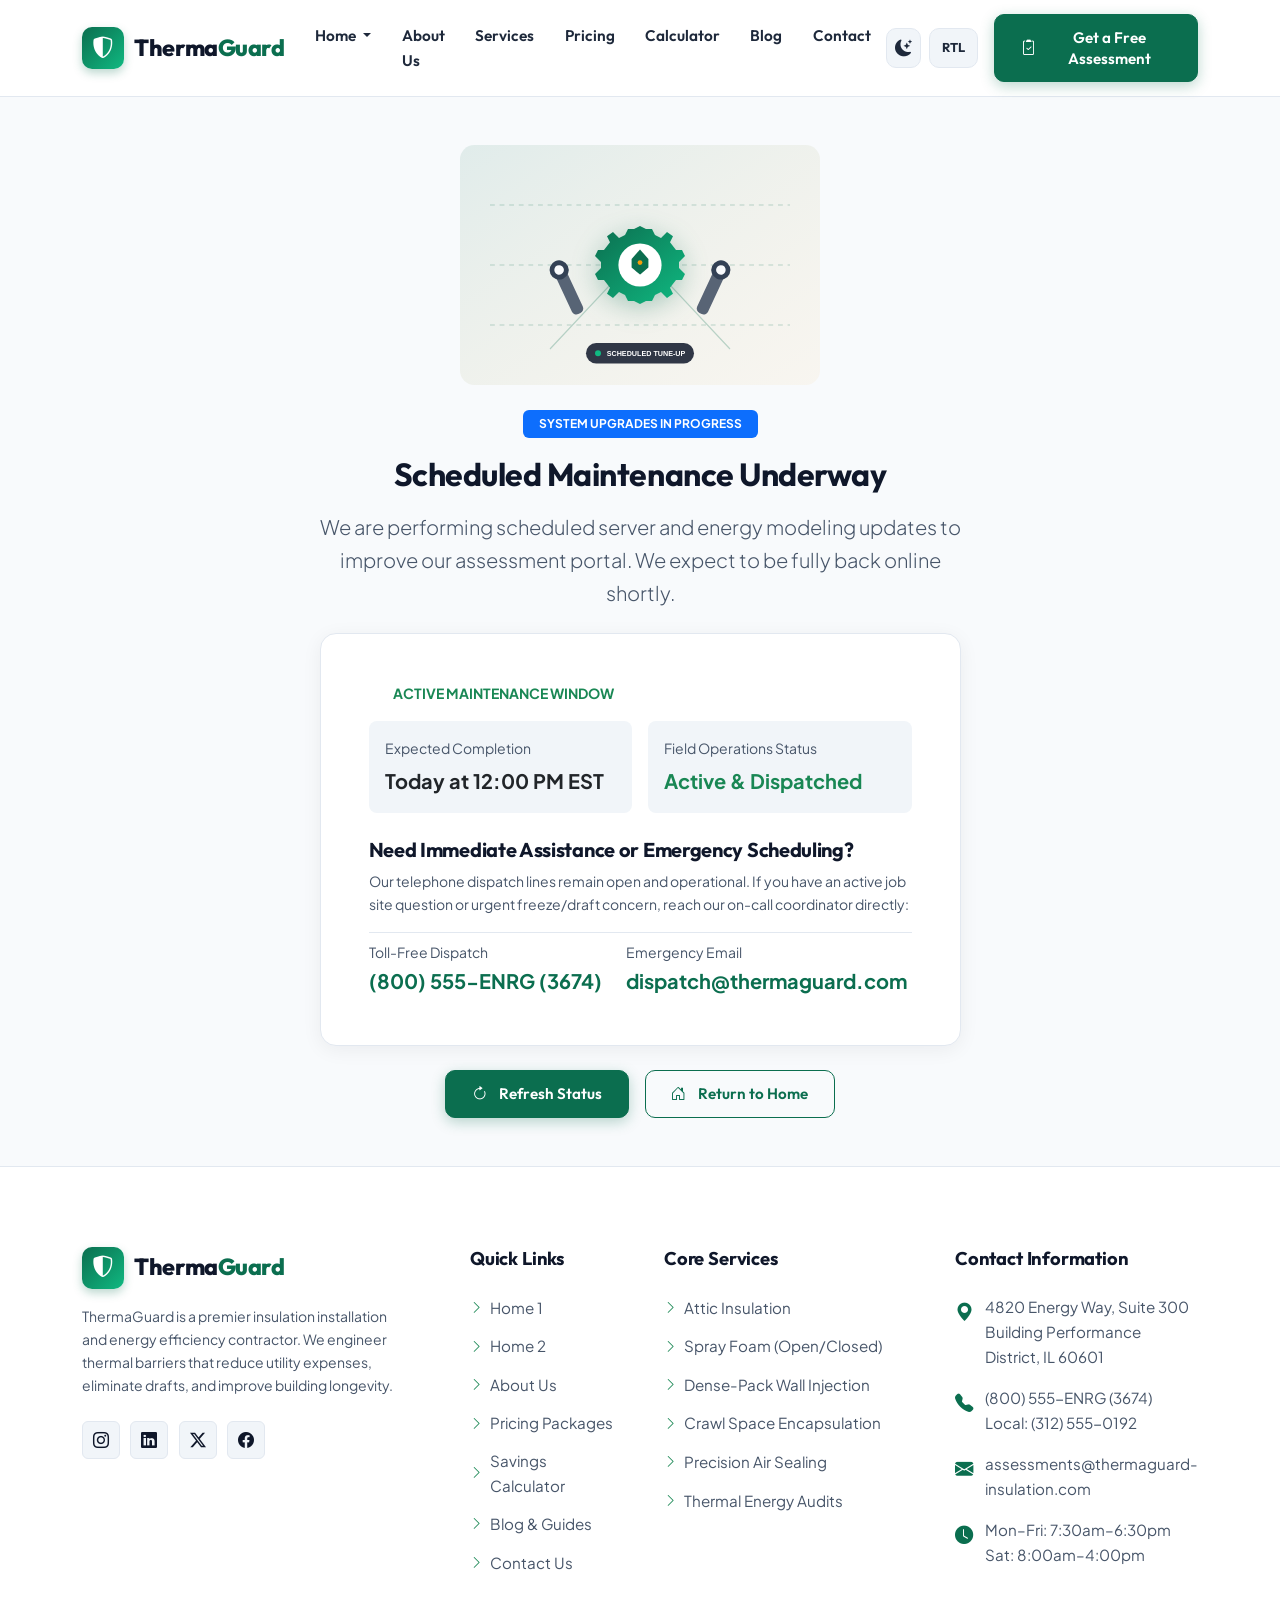
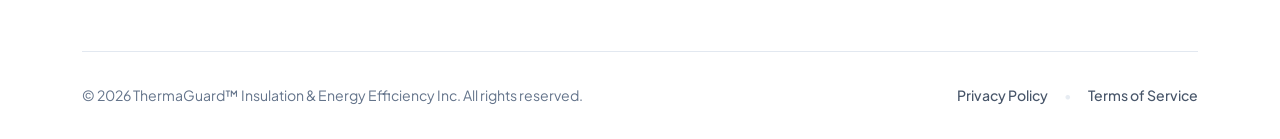
<file: maintenance.html>
<!DOCTYPE html>
<html lang="en" data-bs-theme="light" dir="ltr">
<head>
  <meta charset="UTF-8">
  <meta name="viewport" content="width=device-width, initial-scale=1.0">
  <title>Scheduled Maintenance | ThermaGuard™ System Update</title>
  <meta name="description" content="ThermaGuard is undergoing scheduled system upgrades. Field crews remain on active dispatch. Contact us for emergency service.">
  
  <!-- Favicon -->
  <link rel="icon" type="image/svg+xml" href="data:image/svg+xml,<svg xmlns='http://www.w3.org/2000/svg' viewBox='0 0 100 100'><rect width='100' height='100' rx='20' fill='%230b6e4f'/><path d='M50 20 L80 45 L70 45 L70 75 L30 75 L30 45 L20 45 Z' fill='%23ffffff'/><circle cx='50' cy='55' r='10' fill='%23f59e0b'/></svg>">

  <!-- Google Fonts (Outfit & Plus Jakarta Sans) -->
  <link rel="preconnect" href="https://fonts.googleapis.com">
  <link rel="preconnect" href="https://fonts.gstatic.com" crossorigin>
  <link href="https://fonts.googleapis.com/css2?family=Outfit:wght@400;500;600;700;800&family=Plus+Jakarta+Sans:wght@400;500;600;700&display=swap" rel="stylesheet">

  <!-- Bootstrap 5.3 CSS -->
  <link href="https://cdn.jsdelivr.net/npm/bootstrap@5.3.3/dist/css/bootstrap.min.css" rel="stylesheet">
  
  <!-- Bootstrap Icons 1.11 -->
  <link rel="stylesheet" href="https://cdn.jsdelivr.net/npm/bootstrap-icons@1.11.3/font/bootstrap-icons.min.css">

  <!-- Custom Core & RTL Styles -->
  <link rel="stylesheet" href="css/style.css">
  <link rel="stylesheet" href="css/rtl.css">
</head>
<body class="d-flex flex-column min-vh-100">

  <!-- ================= NAVBAR ================= -->
  <nav class="navbar navbar-expand-lg tg-navbar sticky-top">
    <div class="container">
      <!-- Brand Logo -->
      <a class="navbar-brand" href="index.html">
        <div class="brand-icon-wrap">
          <i class="bi bi-shield-shaded"></i>
        </div>
        <span>Therma<span class="brand-highlight">Guard</span></span>
      </a>

      <!-- Mobile Controls & Hamburger -->
      <div class="d-flex align-items-center gap-2 d-lg-none">
        <button class="control-btn theme-toggle-btn" aria-label="Toggle theme">
          <i class="bi bi-moon-stars-fill"></i>
        </button>
        <button class="rtl-pill-btn rtl-toggle-btn" aria-label="Toggle layout direction">
            <span class="dir-label">RTL</span>
        </button>
        <button class="navbar-toggler border-0 shadow-none px-2" type="button" data-bs-toggle="collapse" data-bs-target="#tgNavbarCollapse" aria-controls="tgNavbarCollapse" aria-expanded="false" aria-label="Toggle navigation">
          <span class="navbar-toggler-icon"></span>
        </button>
      </div>

      <!-- Nav Links -->
      <div class="collapse navbar-collapse" id="tgNavbarCollapse">
        <ul class="navbar-nav mx-auto mb-2 mb-lg-0">
          <!-- Home Dropdown: EXACTLY TWO ITEMS -->
          <li class="nav-dropdown dropdown">
            <a class="nav-link dropdown-toggle" href="#" id="homeDropdown" role="button" data-bs-toggle="dropdown" aria-expanded="false">
              Home
            </a>
            <ul class="dropdown-menu" aria-labelledby="homeDropdown">
              <li><a class="dropdown-item" href="index.html"><i class="bi bi-house-door me-2"></i>Home 1</a></li>
              <li><a class="dropdown-item" href="home-2.html"><i class="bi bi-building me-2"></i>Home 2</a></li>
            </ul>
          </li>
          <li class="nav-item">
            <a class="nav-link" href="about.html">About Us</a>
          </li>
          <li class="nav-item">
            <a class="nav-link" href="services.html">Services</a>
          </li>
          <li class="nav-item">
            <a class="nav-link" href="pricing.html">Pricing</a>
          </li>
          <li class="nav-item">
            <a class="nav-link" href="calculator.html">Calculator</a>
          </li>
          <li class="nav-item">
            <a class="nav-link" href="blog.html">Blog</a>
          </li>
          <li class="nav-item">
            <a class="nav-link" href="contact.html">Contact</a>
          </li>
        </ul>

        <!-- Action Controls & CTA -->
        <div class="nav-actions">
          <button class="control-btn theme-toggle-btn d-none d-lg-flex" aria-label="Toggle theme" title="Toggle dark/light mode">
            <i class="bi bi-moon-stars-fill"></i>
          </button>
          <button class="rtl-pill-btn rtl-toggle-btn d-none d-lg-inline-flex" aria-label="Toggle layout direction" title="Toggle RTL/LTR">
            <span class="dir-label">RTL</span>
          </button>
          <a href="contact.html" class="btn btn-primary ms-lg-2">
            <i class="bi bi-clipboard2-check me-1"></i>Get a Free Assessment
          </a>
        </div>
      </div>
    </div>
  </nav>

  <!-- ================= MAINTENANCE MAIN HERO BODY ================= -->
  <main class="flex-grow-1 d-flex align-items-center py-5">
    <div class="container text-center">
      <div class="row justify-content-center">
        <div class="col-lg-7">
          <!-- Maintenance Icon Bubble -->
          <div class="mb-4 mx-auto" style="max-width: 360px;">
            <img src="images/maintenance-visual.svg" alt="Building Envelope Scheduled Maintenance Tune-Up" class="w-100">
          </div>

          <span class="badge bg-primary text-white px-3 py-2 text-uppercase fw-bold mb-3 d-inline-block">
            System Upgrades In Progress
          </span>
          <h1 class="h2 fw-bold mb-3">Scheduled Maintenance Underway</h1>
          <p class="text-muted lead mb-4">
            We are performing scheduled server and energy modeling updates to improve our assessment portal. We expect to be fully back online shortly.
          </p>

          <!-- Status & Emergency Card -->
          <div class="card-tg p-4 p-md-5 mb-4 text-start">
            <div class="d-flex align-items-center gap-2 mb-3">
              <span class="spinner-grow spinner-grow-sm text-success" role="status"></span>
              <span class="fw-bold text-success small text-uppercase">Active Maintenance Window</span>
            </div>

            <div class="row g-3 mb-4">
              <div class="col-sm-6">
                <div class="p-3 rounded-3 bg-surface-alt">
                  <div class="small text-muted mb-1">Expected Completion</div>
                  <div class="fw-bold text-body fs-5">Today at 12:00 PM EST</div>
                </div>
              </div>
              <div class="col-sm-6">
                <div class="p-3 rounded-3 bg-surface-alt">
                  <div class="small text-muted mb-1">Field Operations Status</div>
                  <div class="fw-bold text-success fs-5">Active & Dispatched</div>
                </div>
              </div>
            </div>

            <h5 class="fw-bold mb-2">Need Immediate Assistance or Emergency Scheduling?</h5>
            <p class="text-muted small mb-3">
              Our telephone dispatch lines remain open and operational. If you have an active job site question or urgent freeze/draft concern, reach our on-call coordinator directly:
            </p>

            <div class="d-flex flex-wrap gap-4 pt-2 border-top border-tg">
              <div>
                <small class="text-muted d-block">Toll-Free Dispatch</small>
                <a href="tel:+18005553648" class="fw-bold text-primary-custom fs-5">(800) 555-ENRG (3674)</a>
              </div>
              <div>
                <small class="text-muted d-block">Emergency Email</small>
                <a href="mailto:dispatch@thermaguard-insulation.com" class="fw-bold text-primary-custom fs-5">dispatch@thermaguard.com</a>
              </div>
            </div>
          </div>

          <div class="d-flex flex-wrap justify-content-center gap-3">
            <button type="button" class="btn btn-primary" onclick="location.reload();">
              <i class="bi bi-arrow-clockwise me-1"></i>Refresh Status
            </button>
            <a href="index.html" class="btn btn-outline-primary">
              <i class="bi bi-house-door me-1"></i>Return to Home
            </a>
          </div>
        </div>
      </div>
    </div>
  </main>

  <!-- ================= SHARED FOOTER ================= -->
  <footer class="tg-footer">
    <div class="container">
      <div class="row g-5">
        <!-- Col 1: Brand & Bio -->
        <div class="col-lg-4 col-md-6">
          <a class="navbar-brand mb-3 d-inline-flex" href="index.html">
            <div class="brand-icon-wrap">
              <i class="bi bi-shield-shaded"></i>
            </div>
            <span>Therma<span class="brand-highlight">Guard</span></span>
          </a>
          <p class="text-muted small pe-lg-4">
            ThermaGuard is a premier insulation installation and energy efficiency contractor. We engineer thermal barriers that reduce utility expenses, eliminate drafts, and improve building longevity.
          </p>
          <div class="social-links mt-4">
            <a href="https://instagram.com" class="social-icon-btn" target="_blank" rel="noopener noreferrer" aria-label="Follow ThermaGuard on Instagram">
              <i class="bi bi-instagram"></i>
            </a>
            <a href="https://linkedin.com" class="social-icon-btn" target="_blank" rel="noopener noreferrer" aria-label="Connect with ThermaGuard on LinkedIn">
              <i class="bi bi-linkedin"></i>
            </a>
            <a href="https://x.com" class="social-icon-btn" target="_blank" rel="noopener noreferrer" aria-label="Follow ThermaGuard on X">
              <i class="bi bi-twitter-x"></i>
            </a>
            <a href="https://facebook.com" class="social-icon-btn" target="_blank" rel="noopener noreferrer" aria-label="Connect on Facebook">
              <i class="bi bi-facebook"></i>
            </a>
          </div>
        </div>

        <!-- Col 2: Important Links -->
        <div class="col-lg-2 col-md-6 col-6">
          <h5>Quick Links</h5>
          <ul class="footer-links">
            <li><a href="index.html"><i class="bi bi-chevron-right text-success small"></i>Home 1</a></li>
            <li><a href="home-2.html"><i class="bi bi-chevron-right text-success small"></i>Home 2</a></li>
            <li><a href="about.html"><i class="bi bi-chevron-right text-success small"></i>About Us</a></li>
            <li><a href="pricing.html"><i class="bi bi-chevron-right text-success small"></i>Pricing Packages</a></li>
            <li><a href="calculator.html"><i class="bi bi-chevron-right text-success small"></i>Savings Calculator</a></li>
            <li><a href="blog.html"><i class="bi bi-chevron-right text-success small"></i>Blog & Guides</a></li>
            <li><a href="contact.html"><i class="bi bi-chevron-right text-success small"></i>Contact Us</a></li>
          </ul>
        </div>

        <!-- Col 3: Core Services -->
        <div class="col-lg-3 col-md-6 col-6">
          <h5>Core Services</h5>
          <ul class="footer-links">
            <li><a href="service-details.html?service=attic"><i class="bi bi-chevron-right text-success small"></i>Attic Insulation</a></li>
            <li><a href="service-details.html?service=spray-foam"><i class="bi bi-chevron-right text-success small"></i>Spray Foam (Open/Closed)</a></li>
            <li><a href="service-details.html?service=wall-injection"><i class="bi bi-chevron-right text-success small"></i>Dense-Pack Wall Injection</a></li>
            <li><a href="service-details.html?service=crawl-space"><i class="bi bi-chevron-right text-success small"></i>Crawl Space Encapsulation</a></li>
            <li><a href="service-details.html?service=air-sealing"><i class="bi bi-chevron-right text-success small"></i>Precision Air Sealing</a></li>
            <li><a href="service-details.html?service=energy-audit"><i class="bi bi-chevron-right text-success small"></i>Thermal Energy Audits</a></li>
          </ul>
        </div>

        <!-- Col 4: Contact Information -->
        <div class="col-lg-3 col-md-6">
          <h5>Contact Information</h5>
          <div class="footer-contact-item">
            <i class="bi bi-geo-alt-fill"></i>
            <span>4820 Energy Way, Suite 300<br>Building Performance District, IL 60601</span>
          </div>
          <div class="footer-contact-item">
            <i class="bi bi-telephone-fill"></i>
            <span>(800) 555-ENRG (3674)<br>Local: (312) 555-0192</span>
          </div>
          <div class="footer-contact-item">
            <i class="bi bi-envelope-fill"></i>
            <span>assessments@thermaguard-insulation.com</span>
          </div>
          <div class="footer-contact-item">
            <i class="bi bi-clock-fill"></i>
            <span>Mon–Fri: 7:30am–6:30pm<br>Sat: 8:00am–4:00pm</span>
          </div>
        </div>
      </div>

      <!-- Footer Bottom -->
      <div class="footer-bottom d-flex flex-column flex-md-row justify-content-between align-items-center gap-3">
        <div class="footer-copy text-center text-md-start">
          &copy; 2026 ThermaGuard™ Insulation & Energy Efficiency Inc. All rights reserved.
        </div>
        <div class="footer-legal-links d-flex align-items-center justify-content-center justify-content-md-end gap-3">
          <a href="privacy.html" class="footer-legal-link">Privacy Policy</a>
          <span class="footer-legal-sep">•</span>
          <a href="terms.html" class="footer-legal-link">Terms of Service</a>
        </div>
      </div>
    </div>
  </footer>

  <!-- Back to Top Button -->
  <button class="back-to-top" aria-label="Back to top">
    <i class="bi bi-chevron-up"></i>
  </button>

  <!-- Bootstrap 5.3 Bundle JS -->
  <script src="https://cdn.jsdelivr.net/npm/bootstrap@5.3.3/dist/js/bootstrap.bundle.min.js"></script>
  <!-- Core Script -->
  <script src="js/main.js"></script>
</body>
</html>
</file>
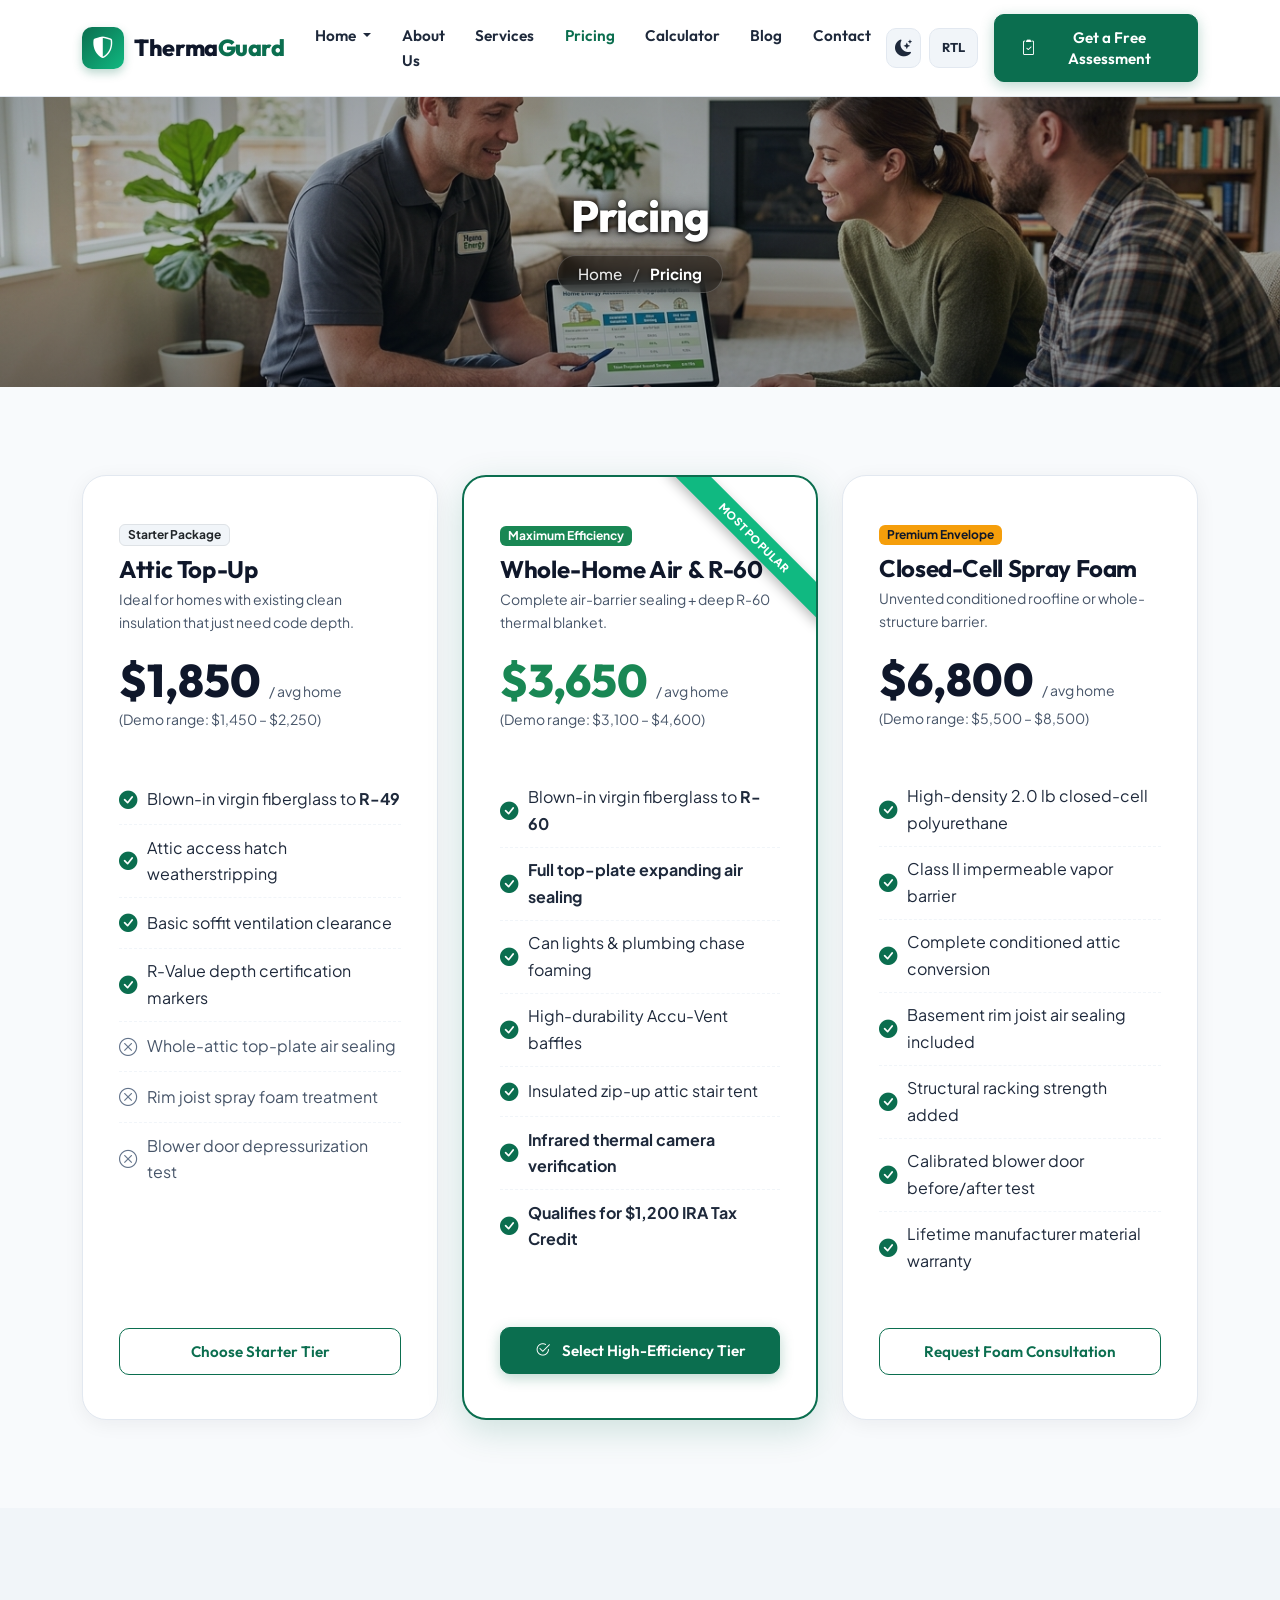
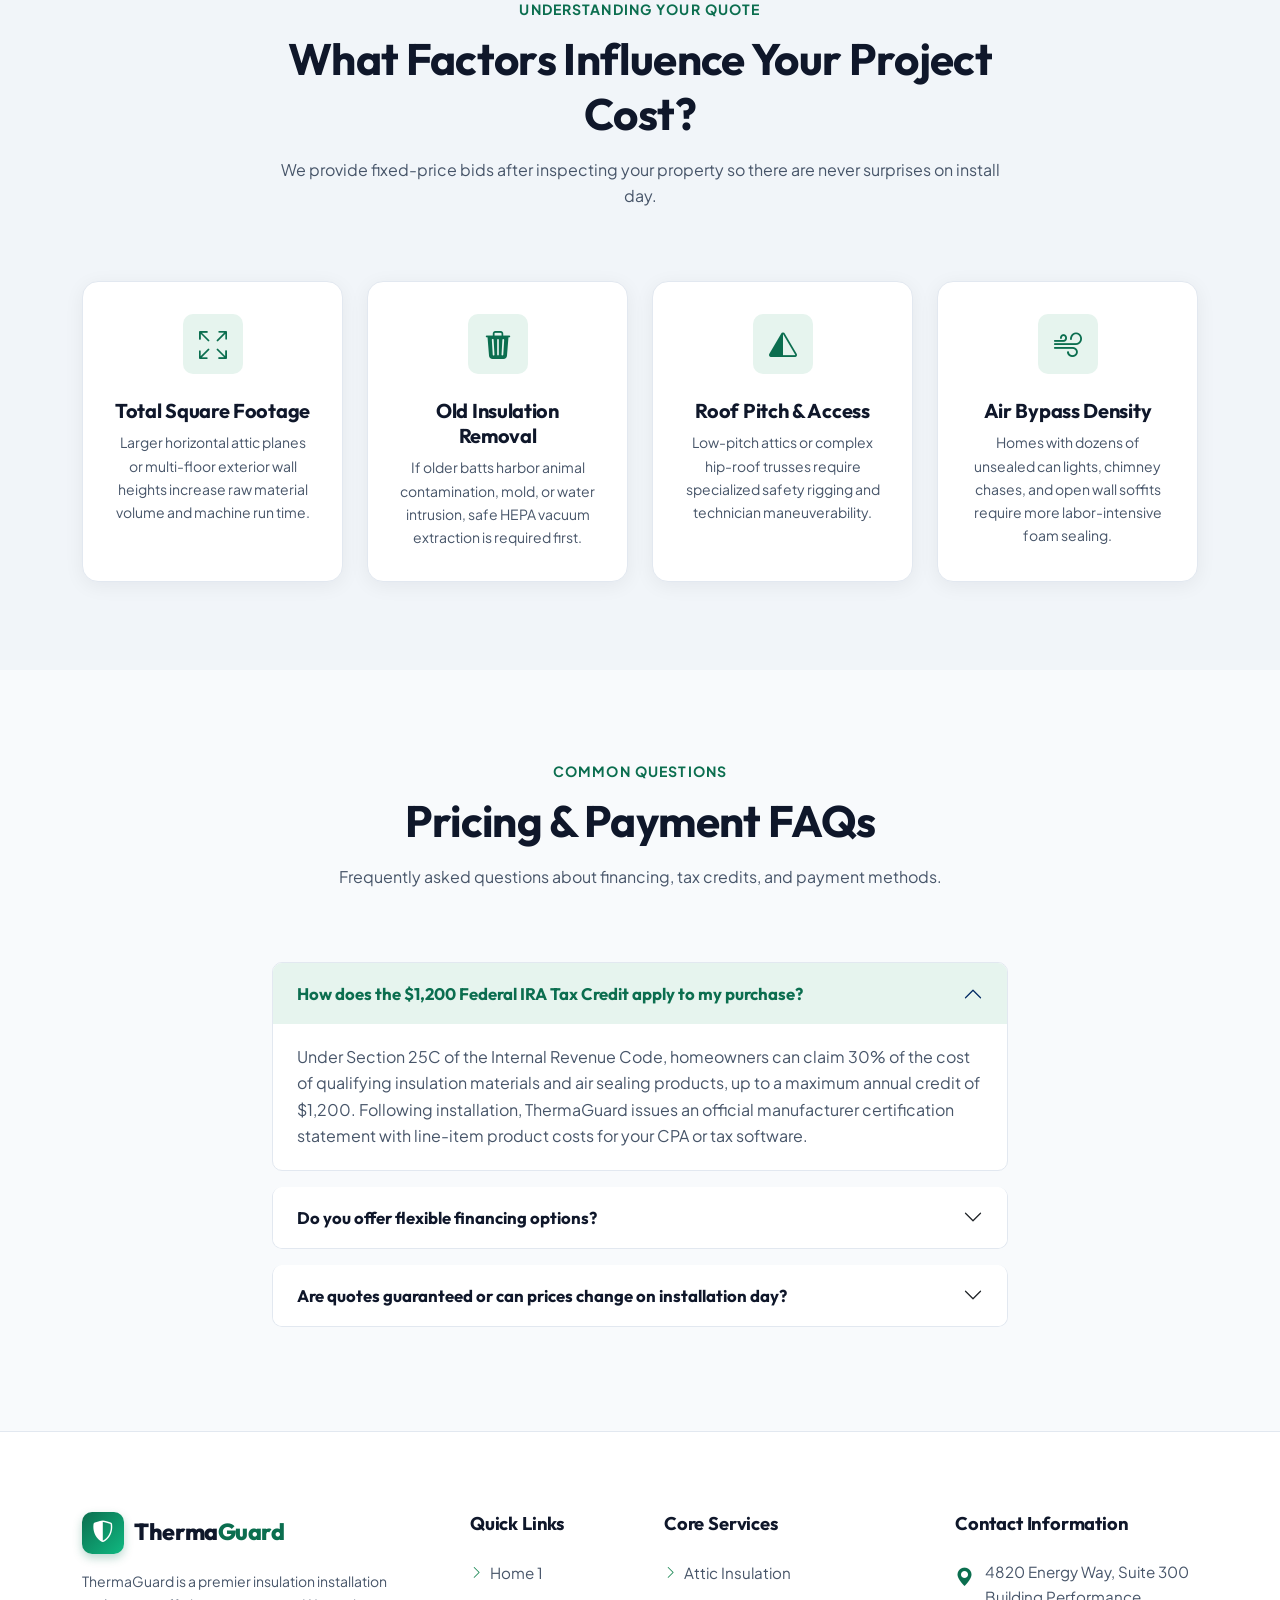
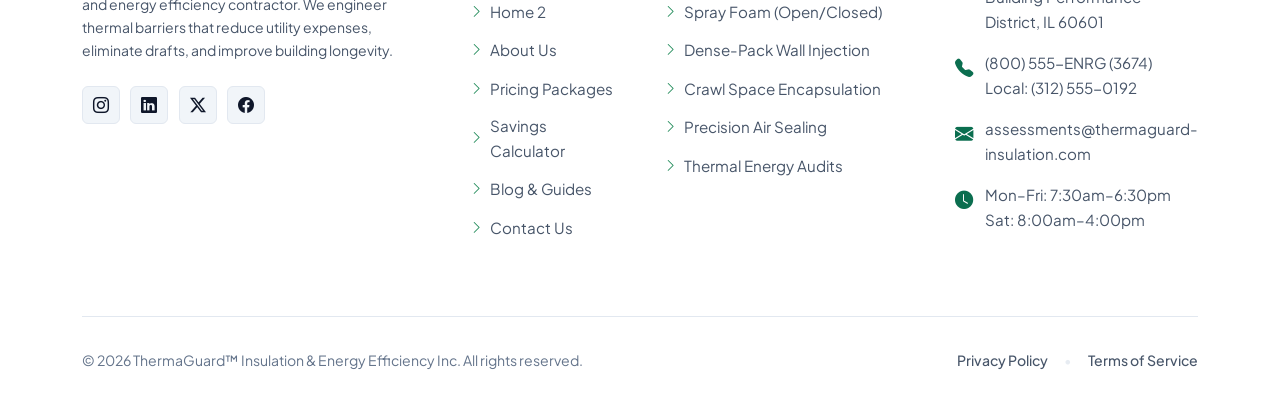
<file: pricing.html>
<!DOCTYPE html>
<html lang="en" data-bs-theme="light" dir="ltr">
<head>
  <meta charset="UTF-8">
  <meta name="viewport" content="width=device-width, initial-scale=1.0">
  <title>Service Packages & Pricing | ThermaGuard™ Insulation</title>
  <meta name="description" content="Transparent insulation pricing packages, R-value tiers, cost variables, and federal IRA rebate deductions for residential and commercial retrofits.">
  
  <!-- Favicon -->
  <link rel="icon" type="image/svg+xml" href="data:image/svg+xml,<svg xmlns='http://www.w3.org/2000/svg' viewBox='0 0 100 100'><rect width='100' height='100' rx='20' fill='%230b6e4f'/><path d='M50 20 L80 45 L70 45 L70 75 L30 75 L30 45 L20 45 Z' fill='%23ffffff'/><circle cx='50' cy='55' r='10' fill='%23f59e0b'/></svg>">

  <!-- Google Fonts (Outfit & Plus Jakarta Sans) -->
  <link rel="preconnect" href="https://fonts.googleapis.com">
  <link rel="preconnect" href="https://fonts.gstatic.com" crossorigin>
  <link href="https://fonts.googleapis.com/css2?family=Outfit:wght@400;500;600;700;800&family=Plus+Jakarta+Sans:wght@400;500;600;700&display=swap" rel="stylesheet">

  <!-- Bootstrap 5.3 CSS -->
  <link href="https://cdn.jsdelivr.net/npm/bootstrap@5.3.3/dist/css/bootstrap.min.css" rel="stylesheet">
  
  <!-- Bootstrap Icons 1.11 -->
  <link rel="stylesheet" href="https://cdn.jsdelivr.net/npm/bootstrap-icons@1.11.3/font/bootstrap-icons.min.css">

  <!-- Custom Core & RTL Styles -->
  <link rel="stylesheet" href="css/style.css">
  <link rel="stylesheet" href="css/rtl.css">
</head>
<body>

  <!-- ================= NAVBAR ================= -->
  <nav class="navbar navbar-expand-lg tg-navbar sticky-top">
    <div class="container">
      <!-- Brand Logo -->
      <a class="navbar-brand" href="index.html">
        <div class="brand-icon-wrap">
          <i class="bi bi-shield-shaded"></i>
        </div>
        <span>Therma<span class="brand-highlight">Guard</span></span>
      </a>

      <!-- Mobile Controls & Hamburger -->
      <div class="d-flex align-items-center gap-2 d-lg-none">
        <button class="control-btn theme-toggle-btn" aria-label="Toggle theme">
          <i class="bi bi-moon-stars-fill"></i>
        </button>
        <button class="rtl-pill-btn rtl-toggle-btn" aria-label="Toggle layout direction">
            <span class="dir-label">RTL</span>
        </button>
        <button class="navbar-toggler border-0 shadow-none px-2" type="button" data-bs-toggle="collapse" data-bs-target="#tgNavbarCollapse" aria-controls="tgNavbarCollapse" aria-expanded="false" aria-label="Toggle navigation">
          <span class="navbar-toggler-icon"></span>
        </button>
      </div>

      <!-- Nav Links -->
      <div class="collapse navbar-collapse" id="tgNavbarCollapse">
        <ul class="navbar-nav mx-auto mb-2 mb-lg-0">
          <!-- Home Dropdown: EXACTLY TWO ITEMS -->
          <li class="nav-dropdown dropdown">
            <a class="nav-link dropdown-toggle" href="#" id="homeDropdown" role="button" data-bs-toggle="dropdown" aria-expanded="false">
              Home
            </a>
            <ul class="dropdown-menu" aria-labelledby="homeDropdown">
              <li><a class="dropdown-item" href="index.html"><i class="bi bi-house-door me-2"></i>Home 1</a></li>
              <li><a class="dropdown-item" href="home-2.html"><i class="bi bi-building me-2"></i>Home 2</a></li>
            </ul>
          </li>
          <li class="nav-item">
            <a class="nav-link" href="about.html">About Us</a>
          </li>
          <li class="nav-item">
            <a class="nav-link" href="services.html">Services</a>
          </li>
          <li class="nav-item">
            <a class="nav-link active" href="pricing.html">Pricing</a>
          </li>
          <li class="nav-item">
            <a class="nav-link" href="calculator.html">Calculator</a>
          </li>
          <li class="nav-item">
            <a class="nav-link" href="blog.html">Blog</a>
          </li>
          <li class="nav-item">
            <a class="nav-link" href="contact.html">Contact</a>
          </li>
        </ul>

        <!-- Action Controls & CTA -->
        <div class="nav-actions">
          <button class="control-btn theme-toggle-btn d-none d-lg-flex" aria-label="Toggle theme" title="Toggle dark/light mode">
            <i class="bi bi-moon-stars-fill"></i>
          </button>
          <button class="rtl-pill-btn rtl-toggle-btn d-none d-lg-inline-flex" aria-label="Toggle layout direction" title="Toggle RTL/LTR">
            <span class="dir-label">RTL</span>
          </button>
          <a href="contact.html" class="btn btn-primary ms-lg-2">
            <i class="bi bi-clipboard2-check me-1"></i>Get a Free Assessment
          </a>
        </div>
      </div>
    </div>
  </nav>

  <!-- ================= PAGE BANNER ================= -->
  <section class="tg-page-banner tg-banner-pricing">
    <div class="container tg-page-banner-container">
      <h1 class="tg-page-banner-title">Pricing</h1>
      <nav aria-label="breadcrumb" class="tg-page-banner-breadcrumb-nav">
        <ol class="tg-page-banner-breadcrumb">
          <li><a href="index.html">Home</a></li>
          <li class="separator">/</li>
          <li class="active" aria-current="page">Pricing</li>
        </ol>
      </nav>
    </div>
  </section>


  <!-- ================= PRICING CARDS ================= -->
  <section class="section-padding">
    <div class="container">
      <div class="row g-4 align-items-stretch">
        <!-- Tier 1: Basic Attic Top-Up -->
        <div class="col-lg-4">
          <div class="pricing-card">
            <div class="pricing-header">
              <div><span class="badge bg-surface-alt border text-body mb-2">Starter Package</span></div>
              <h3 class="h4 fw-bold mb-1">Attic Top-Up</h3>
              <p class="pricing-desc text-muted small mb-4">Ideal for homes with existing clean insulation that just need code depth.</p>
              
              <div class="d-flex align-items-baseline mb-1">
                <span class="price-figure">$1,850</span>
                <span class="text-muted ms-2 small">/ avg home</span>
              </div>
              <small class="text-muted d-block mb-3">(Demo range: $1,450 – $2,250)</small>
            </div>

            <ul class="pricing-feature-list">
              <li><i class="bi bi-check-circle-fill check"></i> <span>Blown-in virgin fiberglass to <strong>R-49</strong></span></li>
              <li><i class="bi bi-check-circle-fill check"></i> <span>Attic access hatch weatherstripping</span></li>
              <li><i class="bi bi-check-circle-fill check"></i> <span>Basic soffit ventilation clearance</span></li>
              <li><i class="bi bi-check-circle-fill check"></i> <span>R-Value depth certification markers</span></li>
              <li><i class="bi bi-x-circle cross"></i> <span class="text-muted">Whole-attic top-plate air sealing</span></li>
              <li><i class="bi bi-x-circle cross"></i> <span class="text-muted">Rim joist spray foam treatment</span></li>
              <li><i class="bi bi-x-circle cross"></i> <span class="text-muted">Blower door depressurization test</span></li>
            </ul>

            <div class="mt-auto pt-3">
              <a href="contact.html" class="btn btn-outline-primary w-100">
                Choose Starter Tier
              </a>
            </div>
          </div>
        </div>

        <!-- Tier 2: Whole Home Thermal Defense (FEATURED) -->
        <div class="col-lg-4">
          <div class="pricing-card featured">
            <span class="pricing-ribbon">MOST POPULAR</span>
            <div class="pricing-header">
              <div><span class="badge bg-success text-white mb-2">Maximum Efficiency</span></div>
              <h3 class="h4 fw-bold mb-1">Whole-Home Air & R-60</h3>
              <p class="pricing-desc text-muted small mb-4">Complete air-barrier sealing + deep R-60 thermal blanket.</p>

              <div class="d-flex align-items-baseline mb-1">
                <span class="price-figure text-success">$3,650</span>
                <span class="text-muted ms-2 small">/ avg home</span>
              </div>
              <small class="text-muted d-block mb-3">(Demo range: $3,100 – $4,600)</small>
            </div>

            <ul class="pricing-feature-list">
              <li><i class="bi bi-check-circle-fill check"></i> <span>Blown-in virgin fiberglass to <strong>R-60</strong></span></li>
              <li><i class="bi bi-check-circle-fill check"></i> <span><strong>Full top-plate expanding air sealing</strong></span></li>
              <li><i class="bi bi-check-circle-fill check"></i> <span>Can lights & plumbing chase foaming</span></li>
              <li><i class="bi bi-check-circle-fill check"></i> <span>High-durability Accu-Vent baffles</span></li>
              <li><i class="bi bi-check-circle-fill check"></i> <span>Insulated zip-up attic stair tent</span></li>
              <li><i class="bi bi-check-circle-fill check"></i> <span><strong>Infrared thermal camera verification</strong></span></li>
              <li><i class="bi bi-check-circle-fill check"></i> <span><strong>Qualifies for $1,200 IRA Tax Credit</strong></span></li>
            </ul>

            <div class="mt-auto pt-3">
              <a href="contact.html" class="btn btn-primary w-100">
                <i class="bi bi-check2-circle me-1"></i>Select High-Efficiency Tier
              </a>
            </div>
          </div>
        </div>

        <!-- Tier 3: Closed-Cell Armor -->
        <div class="col-lg-4">
          <div class="pricing-card">
            <div class="pricing-header">
              <div><span class="badge bg-warning text-dark mb-2">Premium Envelope</span></div>
              <h3 class="h4 fw-bold mb-1">Closed-Cell Spray Foam</h3>
              <p class="pricing-desc text-muted small mb-4">Unvented conditioned roofline or whole-structure barrier.</p>

              <div class="d-flex align-items-baseline mb-1">
                <span class="price-figure">$6,800</span>
                <span class="text-muted ms-2 small">/ avg home</span>
              </div>
              <small class="text-muted d-block mb-3">(Demo range: $5,500 – $8,500)</small>
            </div>

            <ul class="pricing-feature-list">
              <li><i class="bi bi-check-circle-fill check"></i> <span>High-density 2.0 lb closed-cell polyurethane</span></li>
              <li><i class="bi bi-check-circle-fill check"></i> <span>Class II impermeable vapor barrier</span></li>
              <li><i class="bi bi-check-circle-fill check"></i> <span>Complete conditioned attic conversion</span></li>
              <li><i class="bi bi-check-circle-fill check"></i> <span>Basement rim joist air sealing included</span></li>
              <li><i class="bi bi-check-circle-fill check"></i> <span>Structural racking strength added</span></li>
              <li><i class="bi bi-check-circle-fill check"></i> <span>Calibrated blower door before/after test</span></li>
              <li><i class="bi bi-check-circle-fill check"></i> <span>Lifetime manufacturer material warranty</span></li>
            </ul>

            <div class="mt-auto pt-3">
              <a href="contact.html" class="btn btn-outline-primary w-100">
                Request Foam Consultation
              </a>
            </div>
          </div>
        </div>
      </div>
    </div>
  </section>

  <!-- ================= COST FACTORS ================= -->
  <section class="section-padding bg-surface-alt">
    <div class="container">
      <div class="row justify-content-center text-center section-title-wrap">
        <div class="col-lg-8">
          <span class="section-subtitle">Understanding Your Quote</span>
          <h2 class="section-title">What Factors Influence Your Project Cost?</h2>
          <p class="text-muted">
            We provide fixed-price bids after inspecting your property so there are never surprises on install day.
          </p>
        </div>
      </div>

      <div class="row g-4">
        <div class="col-md-6 col-lg-3">
          <div class="card-tg text-center">
            <div class="card-icon-bubble mx-auto">
              <i class="bi bi-arrows-fullscreen"></i>
            </div>
            <h5 class="fw-bold mb-2">Total Square Footage</h5>
            <p class="text-muted small mb-0">Larger horizontal attic planes or multi-floor exterior wall heights increase raw material volume and machine run time.</p>
          </div>
        </div>

        <div class="col-md-6 col-lg-3">
          <div class="card-tg text-center">
            <div class="card-icon-bubble mx-auto">
              <i class="bi bi-trash3-fill"></i>
            </div>
            <h5 class="fw-bold mb-2">Old Insulation Removal</h5>
            <p class="text-muted small mb-0">If older batts harbor animal contamination, mold, or water intrusion, safe HEPA vacuum extraction is required first.</p>
          </div>
        </div>

        <div class="col-md-6 col-lg-3">
          <div class="card-tg text-center">
            <div class="card-icon-bubble mx-auto">
              <i class="bi bi-triangle-half"></i>
            </div>
            <h5 class="fw-bold mb-2">Roof Pitch & Access</h5>
            <p class="text-muted small mb-0">Low-pitch attics or complex hip-roof trusses require specialized safety rigging and technician maneuverability.</p>
          </div>
        </div>

        <div class="col-md-6 col-lg-3">
          <div class="card-tg text-center">
            <div class="card-icon-bubble mx-auto">
              <i class="bi bi-wind"></i>
            </div>
            <h5 class="fw-bold mb-2">Air Bypass Density</h5>
            <p class="text-muted small mb-0">Homes with dozens of unsealed can lights, chimney chases, and open wall soffits require more labor-intensive foam sealing.</p>
          </div>
        </div>
      </div>
    </div>
  </section>

  <!-- ================= PRICING FAQS ================= -->
  <section class="section-padding">
    <div class="container">
      <div class="row justify-content-center text-center section-title-wrap">
        <div class="col-lg-8">
          <span class="section-subtitle">Common Questions</span>
          <h2 class="section-title">Pricing & Payment FAQs</h2>
          <p class="text-muted">
            Frequently asked questions about financing, tax credits, and payment methods.
          </p>
        </div>
      </div>

      <div class="row justify-content-center">
        <div class="col-lg-8">
          <div class="accordion" id="pricingFaqs">
            <div class="accordion-item">
              <h2 class="accordion-header" id="pFaq1">
                <button class="accordion-button" type="button" data-bs-toggle="collapse" data-bs-target="#pCol1" aria-expanded="true">
                  How does the $1,200 Federal IRA Tax Credit apply to my purchase?
                </button>
              </h2>
              <div id="pCol1" class="accordion-collapse collapse show" data-bs-parent="#pricingFaqs">
                <div class="accordion-body">
                  Under Section 25C of the Internal Revenue Code, homeowners can claim 30% of the cost of qualifying insulation materials and air sealing products, up to a maximum annual credit of $1,200. Following installation, ThermaGuard issues an official manufacturer certification statement with line-item product costs for your CPA or tax software.
                </div>
              </div>
            </div>

            <div class="accordion-item">
              <h2 class="accordion-header" id="pFaq2">
                <button class="accordion-button collapsed" type="button" data-bs-toggle="collapse" data-bs-target="#pCol2">
                  Do you offer flexible financing options?
                </button>
              </h2>
              <div id="pCol2" class="accordion-collapse collapse" data-bs-parent="#pricingFaqs">
                <div class="accordion-body">
                  Yes. We partner with leading energy efficiency lending partners to offer 0% APR financing for 12 months for qualified residential borrowers, as well as low-rate 3-to-7 year terms that allow your monthly energy savings to exceed your monthly loan installment.
                </div>
              </div>
            </div>

            <div class="accordion-item">
              <h2 class="accordion-header" id="pFaq3">
                <button class="accordion-button collapsed" type="button" data-bs-toggle="collapse" data-bs-target="#pCol3">
                  Are quotes guaranteed or can prices change on installation day?
                </button>
              </h2>
              <div id="pCol3" class="accordion-collapse collapse" data-bs-parent="#pricingFaqs">
                <div class="accordion-body">
                  All formal written quotations provided by our BPI analysts are guaranteed for 30 days. We do not charge surprise surcharges, ladder fees, or post-job clean-up costs.
                </div>
              </div>
            </div>
          </div>
        </div>
      </div>
    </div>
  </section>

  <!-- ================= SHARED FOOTER ================= -->
  <footer class="tg-footer">
    <div class="container">
      <div class="row g-5">
        <!-- Col 1: Brand & Bio -->
        <div class="col-lg-4 col-md-6">
          <a class="navbar-brand mb-3 d-inline-flex" href="index.html">
            <div class="brand-icon-wrap">
              <i class="bi bi-shield-shaded"></i>
            </div>
            <span>Therma<span class="brand-highlight">Guard</span></span>
          </a>
          <p class="text-muted small pe-lg-4">
            ThermaGuard is a premier insulation installation and energy efficiency contractor. We engineer thermal barriers that reduce utility expenses, eliminate drafts, and improve building longevity.
          </p>
          <div class="social-links mt-4">
            <a href="https://instagram.com" class="social-icon-btn" target="_blank" rel="noopener noreferrer" aria-label="Follow ThermaGuard on Instagram">
              <i class="bi bi-instagram"></i>
            </a>
            <a href="https://linkedin.com" class="social-icon-btn" target="_blank" rel="noopener noreferrer" aria-label="Connect with ThermaGuard on LinkedIn">
              <i class="bi bi-linkedin"></i>
            </a>
            <a href="https://x.com" class="social-icon-btn" target="_blank" rel="noopener noreferrer" aria-label="Follow ThermaGuard on X">
              <i class="bi bi-twitter-x"></i>
            </a>
            <a href="https://facebook.com" class="social-icon-btn" target="_blank" rel="noopener noreferrer" aria-label="Connect on Facebook">
              <i class="bi bi-facebook"></i>
            </a>
          </div>
        </div>

        <!-- Col 2: Important Links -->
        <div class="col-lg-2 col-md-6 col-6">
          <h5>Quick Links</h5>
          <ul class="footer-links">
            <li><a href="index.html"><i class="bi bi-chevron-right text-success small"></i>Home 1</a></li>
            <li><a href="home-2.html"><i class="bi bi-chevron-right text-success small"></i>Home 2</a></li>
            <li><a href="about.html"><i class="bi bi-chevron-right text-success small"></i>About Us</a></li>
            <li><a href="pricing.html"><i class="bi bi-chevron-right text-success small"></i>Pricing Packages</a></li>
            <li><a href="calculator.html"><i class="bi bi-chevron-right text-success small"></i>Savings Calculator</a></li>
            <li><a href="blog.html"><i class="bi bi-chevron-right text-success small"></i>Blog & Guides</a></li>
            <li><a href="contact.html"><i class="bi bi-chevron-right text-success small"></i>Contact Us</a></li>
          </ul>
        </div>

        <!-- Col 3: Core Services -->
        <div class="col-lg-3 col-md-6 col-6">
          <h5>Core Services</h5>
          <ul class="footer-links">
            <li><a href="service-details.html?service=attic"><i class="bi bi-chevron-right text-success small"></i>Attic Insulation</a></li>
            <li><a href="service-details.html?service=spray-foam"><i class="bi bi-chevron-right text-success small"></i>Spray Foam (Open/Closed)</a></li>
            <li><a href="service-details.html?service=wall-injection"><i class="bi bi-chevron-right text-success small"></i>Dense-Pack Wall Injection</a></li>
            <li><a href="service-details.html?service=crawl-space"><i class="bi bi-chevron-right text-success small"></i>Crawl Space Encapsulation</a></li>
            <li><a href="service-details.html?service=air-sealing"><i class="bi bi-chevron-right text-success small"></i>Precision Air Sealing</a></li>
            <li><a href="service-details.html?service=energy-audit"><i class="bi bi-chevron-right text-success small"></i>Thermal Energy Audits</a></li>
          </ul>
        </div>

        <!-- Col 4: Contact Information -->
        <div class="col-lg-3 col-md-6">
          <h5>Contact Information</h5>
          <div class="footer-contact-item">
            <i class="bi bi-geo-alt-fill"></i>
            <span>4820 Energy Way, Suite 300<br>Building Performance District, IL 60601</span>
          </div>
          <div class="footer-contact-item">
            <i class="bi bi-telephone-fill"></i>
            <span>(800) 555-ENRG (3674)<br>Local: (312) 555-0192</span>
          </div>
          <div class="footer-contact-item">
            <i class="bi bi-envelope-fill"></i>
            <span>assessments@thermaguard-insulation.com</span>
          </div>
          <div class="footer-contact-item">
            <i class="bi bi-clock-fill"></i>
            <span>Mon–Fri: 7:30am–6:30pm<br>Sat: 8:00am–4:00pm</span>
          </div>
        </div>
      </div>

      <!-- Footer Bottom -->
      <div class="footer-bottom d-flex flex-column flex-md-row justify-content-between align-items-center gap-3">
        <div class="footer-copy text-center text-md-start">
          &copy; 2026 ThermaGuard™ Insulation & Energy Efficiency Inc. All rights reserved.
        </div>
        <div class="footer-legal-links d-flex align-items-center justify-content-center justify-content-md-end gap-3">
          <a href="privacy.html" class="footer-legal-link">Privacy Policy</a>
          <span class="footer-legal-sep">•</span>
          <a href="terms.html" class="footer-legal-link">Terms of Service</a>
        </div>
      </div>
    </div>
  </footer>

  <!-- Back to Top Button -->
  <button class="back-to-top" aria-label="Back to top">
    <i class="bi bi-chevron-up"></i>
  </button>

  <!-- Bootstrap 5.3 Bundle JS -->
  <script src="https://cdn.jsdelivr.net/npm/bootstrap@5.3.3/dist/js/bootstrap.bundle.min.js"></script>
  <!-- Core Script -->
  <script src="js/main.js"></script>
</body>
</html>
</file>
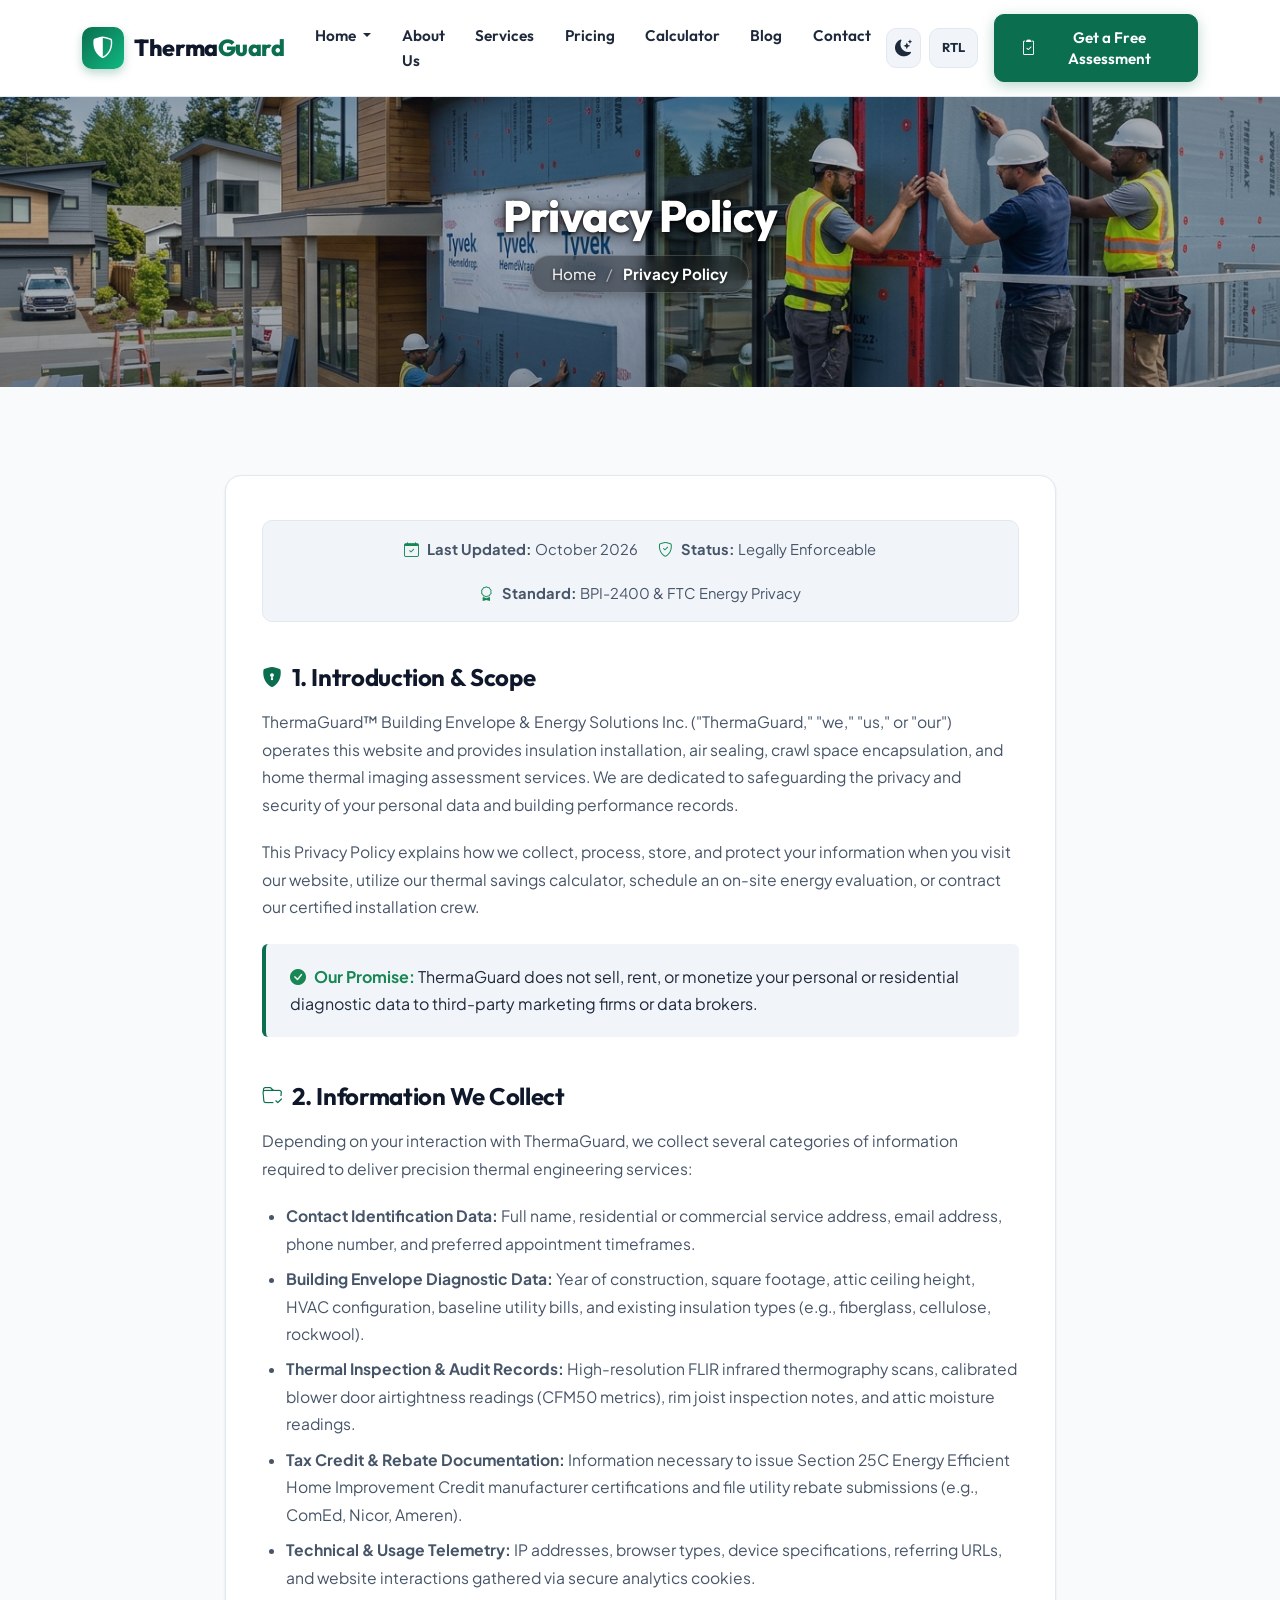
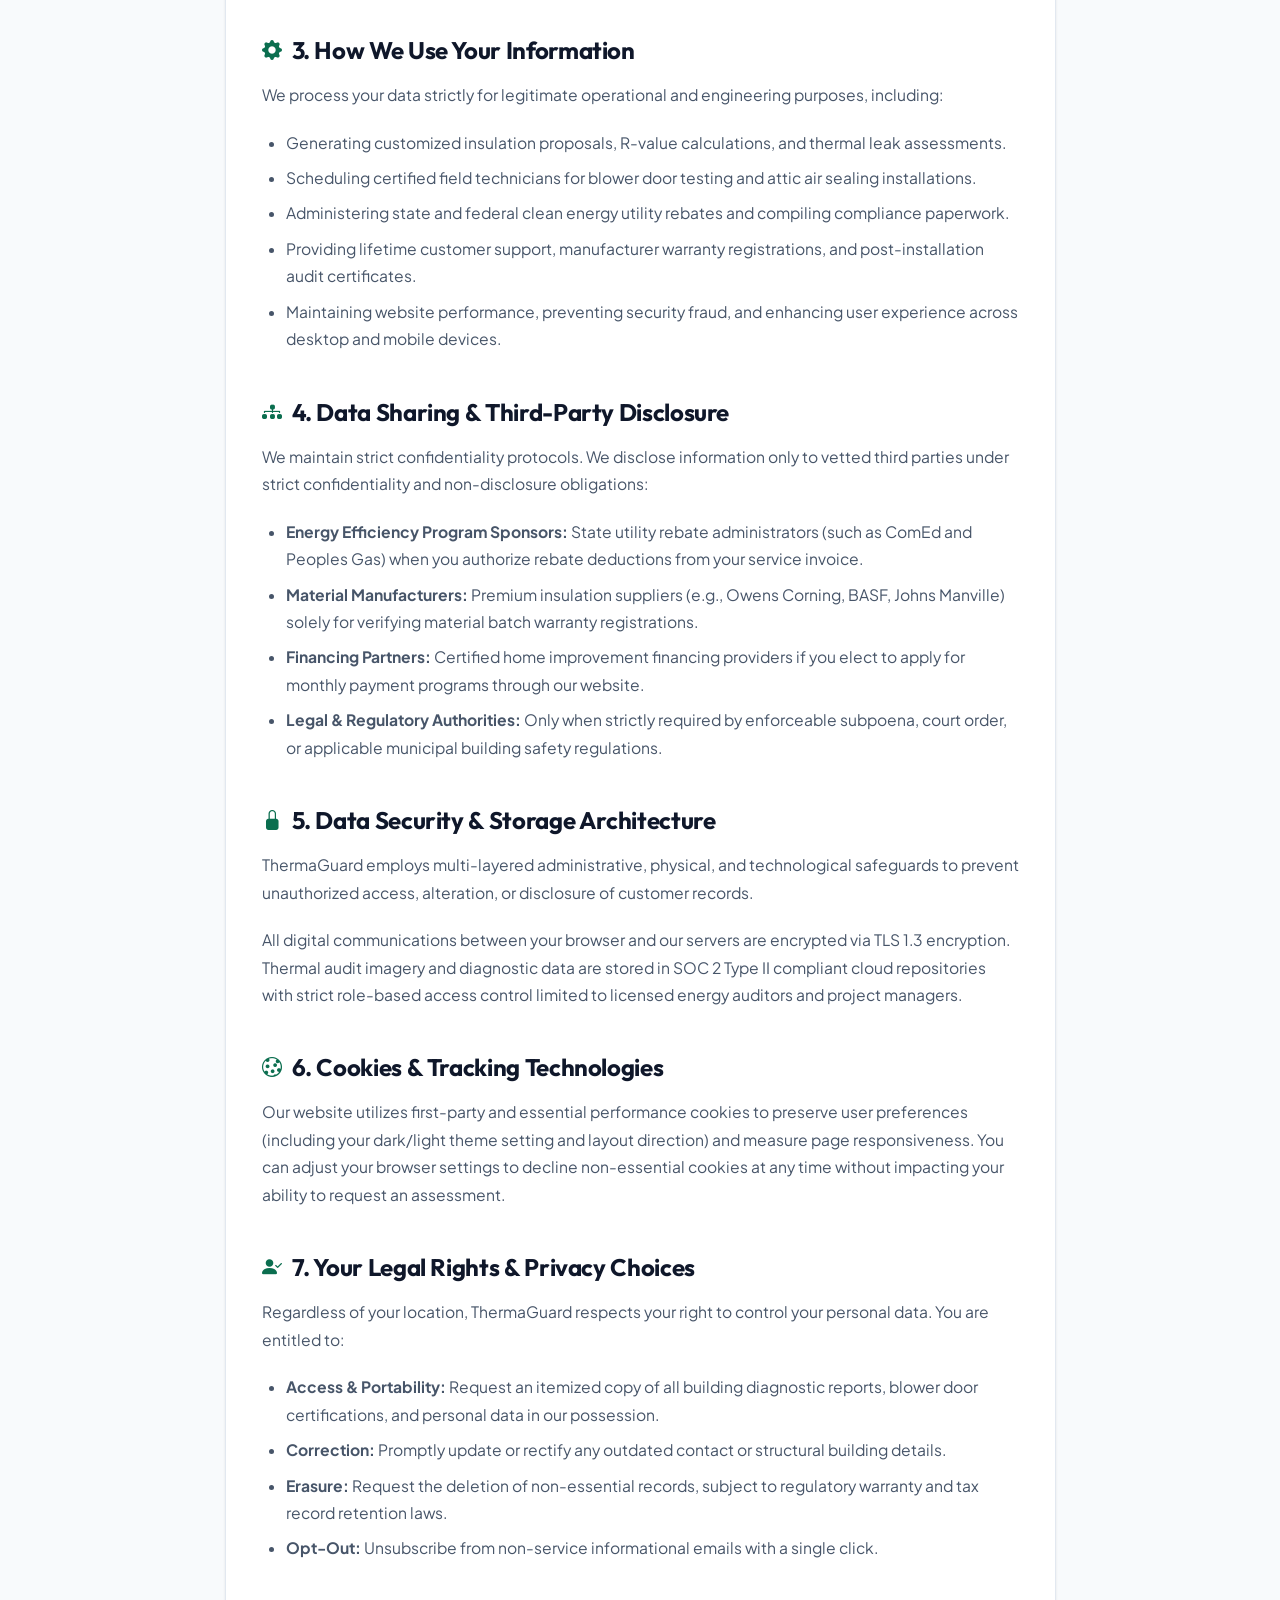
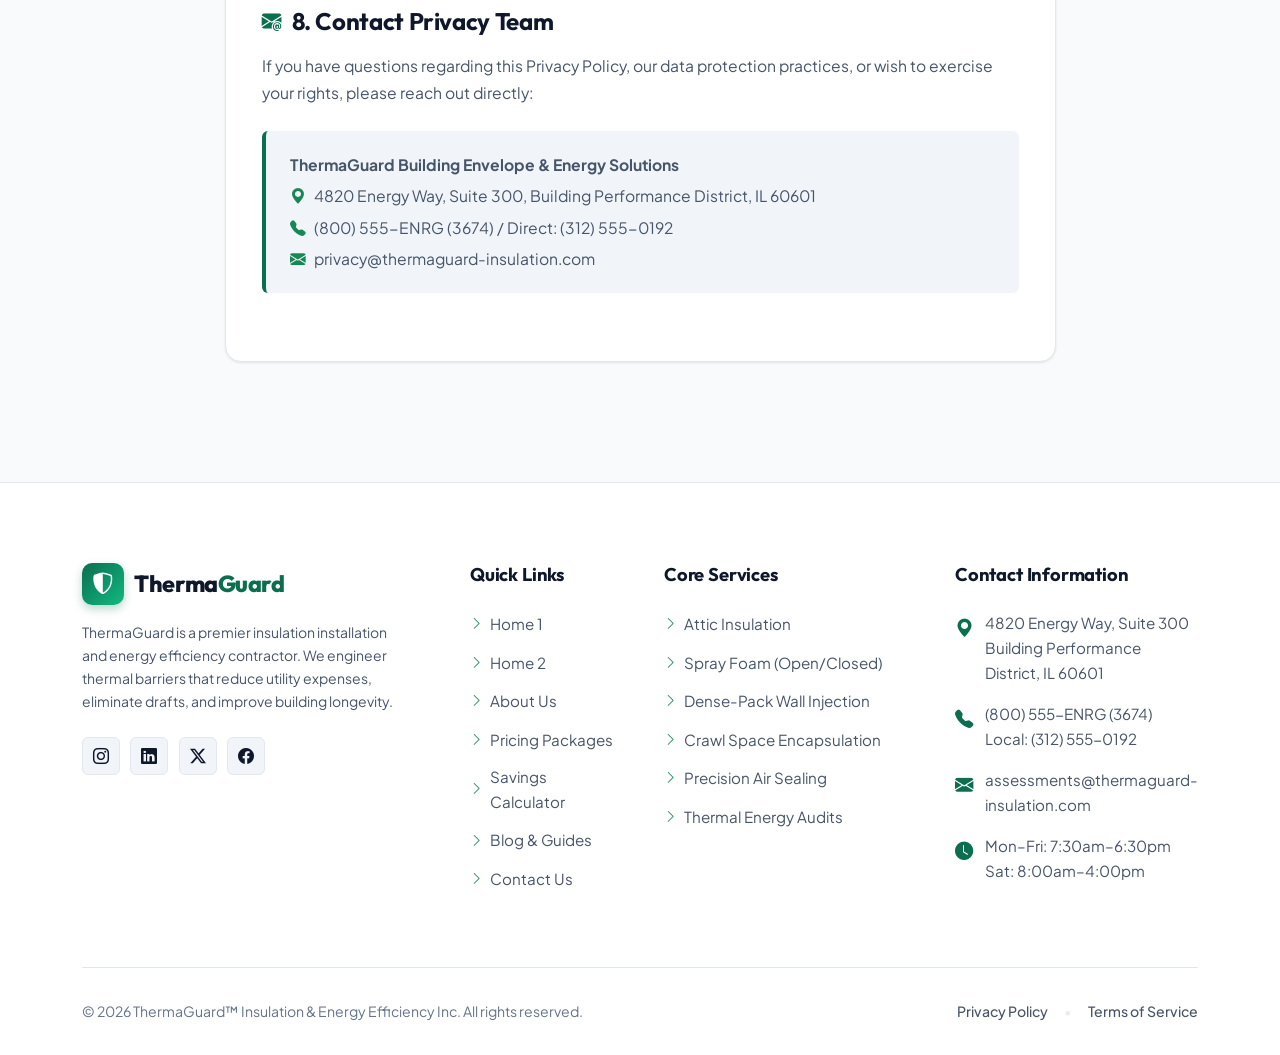
<file: privacy.html>
<!DOCTYPE html>
<html lang="en" data-bs-theme="light" dir="ltr">
<head>
  <meta charset="UTF-8">
  <meta name="viewport" content="width=device-width, initial-scale=1.0">
  <title>Privacy Policy | ThermaGuard™ Building Envelope Solutions</title>
  <meta name="description" content="Read ThermaGuard's Privacy Policy. Learn how we handle home energy audit data, infrared imaging, and personal information with utmost security.">
  
  <!-- Favicon -->
  <link rel="icon" type="image/svg+xml" href="data:image/svg+xml,<svg xmlns='http://www.w3.org/2000/svg' viewBox='0 0 100 100'><rect width='100' height='100' rx='20' fill='%230b6e4f'/><path d='M50 20 L80 45 L70 45 L70 75 L30 75 L30 45 L20 45 Z' fill='%23ffffff'/><circle cx='50' cy='55' r='10' fill='%23f59e0b'/></svg>">

  <!-- Google Fonts (Outfit & Plus Jakarta Sans) -->
  <link rel="preconnect" href="https://fonts.googleapis.com">
  <link rel="preconnect" href="https://fonts.gstatic.com" crossorigin>
  <link href="https://fonts.googleapis.com/css2?family=Outfit:wght@400;500;600;700;800&family=Plus+Jakarta+Sans:wght@400;500;600;700&display=swap" rel="stylesheet">

  <!-- Bootstrap 5.3 CSS -->
  <link href="https://cdn.jsdelivr.net/npm/bootstrap@5.3.3/dist/css/bootstrap.min.css" rel="stylesheet">
  
  <!-- Bootstrap Icons 1.11 -->
  <link rel="stylesheet" href="https://cdn.jsdelivr.net/npm/bootstrap-icons@1.11.3/font/bootstrap-icons.min.css">

  <!-- Custom Core & RTL Styles -->
  <link rel="stylesheet" href="css/style.css">
  <link rel="stylesheet" href="css/rtl.css">
</head>
<body>

  <!-- ================= NAVBAR ================= -->
  <nav class="navbar navbar-expand-lg tg-navbar sticky-top">
    <div class="container">
      <!-- Brand Logo -->
      <a class="navbar-brand" href="index.html">
        <div class="brand-icon-wrap">
          <i class="bi bi-shield-shaded"></i>
        </div>
        <span>Therma<span class="brand-highlight">Guard</span></span>
      </a>

      <!-- Mobile Controls & Hamburger -->
      <div class="d-flex align-items-center gap-2 d-lg-none">
        <button class="control-btn theme-toggle-btn" aria-label="Toggle theme">
          <i class="bi bi-moon-stars-fill"></i>
        </button>
        <button class="rtl-pill-btn rtl-toggle-btn" aria-label="Toggle layout direction">
            <span class="dir-label">RTL</span>
        </button>
        <button class="navbar-toggler border-0 shadow-none px-2" type="button" data-bs-toggle="collapse" data-bs-target="#tgNavbarCollapse" aria-controls="tgNavbarCollapse" aria-expanded="false" aria-label="Toggle navigation">
          <span class="navbar-toggler-icon"></span>
        </button>
      </div>

      <!-- Nav Links -->
      <div class="collapse navbar-collapse" id="tgNavbarCollapse">
        <ul class="navbar-nav mx-auto mb-2 mb-lg-0">
          <!-- Home Dropdown -->
          <li class="nav-dropdown dropdown">
            <a class="nav-link dropdown-toggle" href="#" id="homeDropdown" role="button" data-bs-toggle="dropdown" aria-expanded="false">
              Home
            </a>
            <ul class="dropdown-menu" aria-labelledby="homeDropdown">
              <li><a class="dropdown-item" href="index.html"><i class="bi bi-house-door me-2"></i>Home 1</a></li>
              <li><a class="dropdown-item" href="home-2.html"><i class="bi bi-building me-2"></i>Home 2</a></li>
            </ul>
          </li>
          <li class="nav-item">
            <a class="nav-link" href="about.html">About Us</a>
          </li>
          <li class="nav-item">
            <a class="nav-link" href="services.html">Services</a>
          </li>
          <li class="nav-item">
            <a class="nav-link" href="pricing.html">Pricing</a>
          </li>
          <li class="nav-item">
            <a class="nav-link" href="calculator.html">Calculator</a>
          </li>
          <li class="nav-item">
            <a class="nav-link" href="blog.html">Blog</a>
          </li>
          <li class="nav-item">
            <a class="nav-link" href="contact.html">Contact</a>
          </li>
        </ul>

        <!-- Action Controls & CTA -->
        <div class="nav-actions">
          <button class="control-btn theme-toggle-btn d-none d-lg-flex" aria-label="Toggle theme" title="Toggle dark/light mode">
            <i class="bi bi-moon-stars-fill"></i>
          </button>
          <button class="rtl-pill-btn rtl-toggle-btn d-none d-lg-inline-flex" aria-label="Toggle layout direction" title="Toggle RTL/LTR">
            <span class="dir-label">RTL</span>
          </button>
          <a href="contact.html" class="btn btn-primary ms-lg-2">
            <i class="bi bi-clipboard2-check me-1"></i>Get a Free Assessment
          </a>
        </div>
      </div>
    </div>
  </nav>

  <!-- ================= PAGE BANNER ================= -->
  <section class="tg-page-banner tg-banner-about">
    <div class="container tg-page-banner-container">
      <h1 class="tg-page-banner-title">Privacy Policy</h1>
      <nav aria-label="breadcrumb" class="tg-page-banner-breadcrumb-nav">
        <ol class="tg-page-banner-breadcrumb">
          <li><a href="index.html">Home</a></li>
          <li class="separator">/</li>
          <li class="active" aria-current="page">Privacy Policy</li>
        </ol>
      </nav>
    </div>
  </section>

  <!-- ================= MAIN CONTENT ================= -->
  <main class="section-padding">
    <div class="container">
      <div class="row justify-content-center">
        <!-- Centered Content Column -->
        <div class="col-lg-10 col-xl-9">
          <div class="legal-content-card">
            
            <!-- Meta Bar -->
            <div class="legal-meta-bar justify-content-center">
              <div><i class="bi bi-calendar-check me-2 text-success"></i><strong>Last Updated:</strong> October 2026</div>
              <div><i class="bi bi-shield-check me-2 text-success"></i><strong>Status:</strong> Legally Enforceable</div>
              <div><i class="bi bi-award me-2 text-success"></i><strong>Standard:</strong> BPI-2400 & FTC Energy Privacy</div>
            </div>

            <!-- Section 1 -->
            <section id="section-1" class="legal-section">
              <h2><i class="bi bi-shield-lock-fill"></i>1. Introduction & Scope</h2>
              <p>
                ThermaGuard™ Building Envelope & Energy Solutions Inc. ("ThermaGuard," "we," "us," or "our") operates this website and provides insulation installation, air sealing, crawl space encapsulation, and home thermal imaging assessment services. We are dedicated to safeguarding the privacy and security of your personal data and building performance records.
              </p>
              <p>
                This Privacy Policy explains how we collect, process, store, and protect your information when you visit our website, utilize our thermal savings calculator, schedule an on-site energy evaluation, or contract our certified installation crew.
              </p>
              <div class="legal-highlight-box">
                <strong class="text-success"><i class="bi bi-check-circle-fill me-2"></i>Our Promise:</strong>
                ThermaGuard does not sell, rent, or monetize your personal or residential diagnostic data to third-party marketing firms or data brokers.
              </div>
            </section>

            <!-- Section 2 -->
            <section id="section-2" class="legal-section">
              <h2><i class="bi bi-folder-check"></i>2. Information We Collect</h2>
              <p>
                Depending on your interaction with ThermaGuard, we collect several categories of information required to deliver precision thermal engineering services:
              </p>
              <ul>
                <li><strong>Contact Identification Data:</strong> Full name, residential or commercial service address, email address, phone number, and preferred appointment timeframes.</li>
                <li><strong>Building Envelope Diagnostic Data:</strong> Year of construction, square footage, attic ceiling height, HVAC configuration, baseline utility bills, and existing insulation types (e.g., fiberglass, cellulose, rockwool).</li>
                <li><strong>Thermal Inspection & Audit Records:</strong> High-resolution FLIR infrared thermography scans, calibrated blower door airtightness readings (CFM50 metrics), rim joist inspection notes, and attic moisture readings.</li>
                <li><strong>Tax Credit & Rebate Documentation:</strong> Information necessary to issue Section 25C Energy Efficient Home Improvement Credit manufacturer certifications and file utility rebate submissions (e.g., ComEd, Nicor, Ameren).</li>
                <li><strong>Technical & Usage Telemetry:</strong> IP addresses, browser types, device specifications, referring URLs, and website interactions gathered via secure analytics cookies.</li>
              </ul>
            </section>

            <!-- Section 3 -->
            <section id="section-3" class="legal-section">
              <h2><i class="bi bi-gear-fill"></i>3. How We Use Your Information</h2>
              <p>We process your data strictly for legitimate operational and engineering purposes, including:</p>
              <ul>
                <li>Generating customized insulation proposals, R-value calculations, and thermal leak assessments.</li>
                <li>Scheduling certified field technicians for blower door testing and attic air sealing installations.</li>
                <li>Administering state and federal clean energy utility rebates and compiling compliance paperwork.</li>
                <li>Providing lifetime customer support, manufacturer warranty registrations, and post-installation audit certificates.</li>
                <li>Maintaining website performance, preventing security fraud, and enhancing user experience across desktop and mobile devices.</li>
              </ul>
            </section>

            <!-- Section 4 -->
            <section id="section-4" class="legal-section">
              <h2><i class="bi bi-diagram-3-fill"></i>4. Data Sharing & Third-Party Disclosure</h2>
              <p>
                We maintain strict confidentiality protocols. We disclose information only to vetted third parties under strict confidentiality and non-disclosure obligations:
              </p>
              <ul>
                <li><strong>Energy Efficiency Program Sponsors:</strong> State utility rebate administrators (such as ComEd and Peoples Gas) when you authorize rebate deductions from your service invoice.</li>
                <li><strong>Material Manufacturers:</strong> Premium insulation suppliers (e.g., Owens Corning, BASF, Johns Manville) solely for verifying material batch warranty registrations.</li>
                <li><strong>Financing Partners:</strong> Certified home improvement financing providers if you elect to apply for monthly payment programs through our website.</li>
                <li><strong>Legal & Regulatory Authorities:</strong> Only when strictly required by enforceable subpoena, court order, or applicable municipal building safety regulations.</li>
              </ul>
            </section>

            <!-- Section 5 -->
            <section id="section-5" class="legal-section">
              <h2><i class="bi bi-lock-fill"></i>5. Data Security & Storage Architecture</h2>
              <p>
                ThermaGuard employs multi-layered administrative, physical, and technological safeguards to prevent unauthorized access, alteration, or disclosure of customer records.
              </p>
              <p>
                All digital communications between your browser and our servers are encrypted via TLS 1.3 encryption. Thermal audit imagery and diagnostic data are stored in SOC 2 Type II compliant cloud repositories with strict role-based access control limited to licensed energy auditors and project managers.
              </p>
            </section>

            <!-- Section 6 -->
            <section id="section-6" class="legal-section">
              <h2><i class="bi bi-cookie"></i>6. Cookies & Tracking Technologies</h2>
              <p>
                Our website utilizes first-party and essential performance cookies to preserve user preferences (including your dark/light theme setting and layout direction) and measure page responsiveness. You can adjust your browser settings to decline non-essential cookies at any time without impacting your ability to request an assessment.
              </p>
            </section>

            <!-- Section 7 -->
            <section id="section-7" class="legal-section">
              <h2><i class="bi bi-person-check-fill"></i>7. Your Legal Rights & Privacy Choices</h2>
              <p>
                Regardless of your location, ThermaGuard respects your right to control your personal data. You are entitled to:
              </p>
              <ul>
                <li><strong>Access & Portability:</strong> Request an itemized copy of all building diagnostic reports, blower door certifications, and personal data in our possession.</li>
                <li><strong>Correction:</strong> Promptly update or rectify any outdated contact or structural building details.</li>
                <li><strong>Erasure:</strong> Request the deletion of non-essential records, subject to regulatory warranty and tax record retention laws.</li>
                <li><strong>Opt-Out:</strong> Unsubscribe from non-service informational emails with a single click.</li>
              </ul>
            </section>

            <!-- Section 8 -->
            <section id="section-8" class="legal-section">
              <h2><i class="bi bi-envelope-at-fill"></i>8. Contact Privacy Team</h2>
              <p>
                If you have questions regarding this Privacy Policy, our data protection practices, or wish to exercise your rights, please reach out directly:
              </p>
              <div class="legal-highlight-box">
                <p class="mb-1"><strong>ThermaGuard Building Envelope & Energy Solutions</strong></p>
                <p class="mb-1"><i class="bi bi-geo-alt-fill text-success me-2"></i>4820 Energy Way, Suite 300, Building Performance District, IL 60601</p>
                <p class="mb-1"><i class="bi bi-telephone-fill text-success me-2"></i>(800) 555-ENRG (3674) / Direct: (312) 555-0192</p>
                <p class="mb-0"><i class="bi bi-envelope-fill text-success me-2"></i>privacy@thermaguard-insulation.com</p>
              </div>
            </section>

          </div>
        </div>
      </div>
    </div>
  </main>

  <!-- ================= SHARED FOOTER ================= -->
  <footer class="tg-footer">
    <div class="container">
      <div class="row g-5">
        <!-- Col 1: Brand & Bio -->
        <div class="col-lg-4 col-md-6">
          <a class="navbar-brand mb-3 d-inline-flex" href="index.html">
            <div class="brand-icon-wrap">
              <i class="bi bi-shield-shaded"></i>
            </div>
            <span>Therma<span class="brand-highlight">Guard</span></span>
          </a>
          <p class="text-muted small pe-lg-4">
            ThermaGuard is a premier insulation installation and energy efficiency contractor. We engineer thermal barriers that reduce utility expenses, eliminate drafts, and improve building longevity.
          </p>
          <div class="social-links mt-4">
            <a href="https://instagram.com" class="social-icon-btn" target="_blank" rel="noopener noreferrer" aria-label="Follow ThermaGuard on Instagram">
              <i class="bi bi-instagram"></i>
            </a>
            <a href="https://linkedin.com" class="social-icon-btn" target="_blank" rel="noopener noreferrer" aria-label="Connect with ThermaGuard on LinkedIn">
              <i class="bi bi-linkedin"></i>
            </a>
            <a href="https://x.com" class="social-icon-btn" target="_blank" rel="noopener noreferrer" aria-label="Follow ThermaGuard on X">
              <i class="bi bi-twitter-x"></i>
            </a>
            <a href="https://facebook.com" class="social-icon-btn" target="_blank" rel="noopener noreferrer" aria-label="Connect on Facebook">
              <i class="bi bi-facebook"></i>
            </a>
          </div>
        </div>

        <!-- Col 2: Important Links -->
        <div class="col-lg-2 col-md-6 col-6">
          <h5>Quick Links</h5>
          <ul class="footer-links">
            <li><a href="index.html"><i class="bi bi-chevron-right text-success small"></i>Home 1</a></li>
            <li><a href="home-2.html"><i class="bi bi-chevron-right text-success small"></i>Home 2</a></li>
            <li><a href="about.html"><i class="bi bi-chevron-right text-success small"></i>About Us</a></li>
            <li><a href="pricing.html"><i class="bi bi-chevron-right text-success small"></i>Pricing Packages</a></li>
            <li><a href="calculator.html"><i class="bi bi-chevron-right text-success small"></i>Savings Calculator</a></li>
            <li><a href="blog.html"><i class="bi bi-chevron-right text-success small"></i>Blog & Guides</a></li>
            <li><a href="contact.html"><i class="bi bi-chevron-right text-success small"></i>Contact Us</a></li>
          </ul>
        </div>

        <!-- Col 3: Core Services -->
        <div class="col-lg-3 col-md-6 col-6">
          <h5>Core Services</h5>
          <ul class="footer-links">
            <li><a href="service-details.html?service=attic"><i class="bi bi-chevron-right text-success small"></i>Attic Insulation</a></li>
            <li><a href="service-details.html?service=spray-foam"><i class="bi bi-chevron-right text-success small"></i>Spray Foam (Open/Closed)</a></li>
            <li><a href="service-details.html?service=wall-injection"><i class="bi bi-chevron-right text-success small"></i>Dense-Pack Wall Injection</a></li>
            <li><a href="service-details.html?service=crawl-space"><i class="bi bi-chevron-right text-success small"></i>Crawl Space Encapsulation</a></li>
            <li><a href="service-details.html?service=air-sealing"><i class="bi bi-chevron-right text-success small"></i>Precision Air Sealing</a></li>
            <li><a href="service-details.html?service=energy-audit"><i class="bi bi-chevron-right text-success small"></i>Thermal Energy Audits</a></li>
          </ul>
        </div>

        <!-- Col 4: Contact Information -->
        <div class="col-lg-3 col-md-6">
          <h5>Contact Information</h5>
          <div class="footer-contact-item">
            <i class="bi bi-geo-alt-fill"></i>
            <span>4820 Energy Way, Suite 300<br>Building Performance District, IL 60601</span>
          </div>
          <div class="footer-contact-item">
            <i class="bi bi-telephone-fill"></i>
            <span>(800) 555-ENRG (3674)<br>Local: (312) 555-0192</span>
          </div>
          <div class="footer-contact-item">
            <i class="bi bi-envelope-fill"></i>
            <span>assessments@thermaguard-insulation.com</span>
          </div>
          <div class="footer-contact-item">
            <i class="bi bi-clock-fill"></i>
            <span>Mon–Fri: 7:30am–6:30pm<br>Sat: 8:00am–4:00pm</span>
          </div>
        </div>
      </div>

      <!-- Footer Bottom -->
      <div class="footer-bottom d-flex flex-column flex-md-row justify-content-between align-items-center gap-3">
        <div class="footer-copy text-center text-md-start">
          &copy; 2026 ThermaGuard™ Insulation & Energy Efficiency Inc. All rights reserved.
        </div>
        <div class="footer-legal-links d-flex align-items-center justify-content-center justify-content-md-end gap-3">
          <a href="privacy.html" class="footer-legal-link">Privacy Policy</a>
          <span class="footer-legal-sep">•</span>
          <a href="terms.html" class="footer-legal-link">Terms of Service</a>
        </div>
      </div>
    </div>
  </footer>

  <!-- Back to Top Button -->
  <button class="back-to-top" aria-label="Back to top">
    <i class="bi bi-chevron-up"></i>
  </button>

  <!-- Bootstrap 5.3 Bundle JS -->
  <script src="https://cdn.jsdelivr.net/npm/bootstrap@5.3.3/dist/js/bootstrap.bundle.min.js"></script>
  <!-- Core Script -->
  <script src="js/main.js"></script>
</body>
</html>
</file>
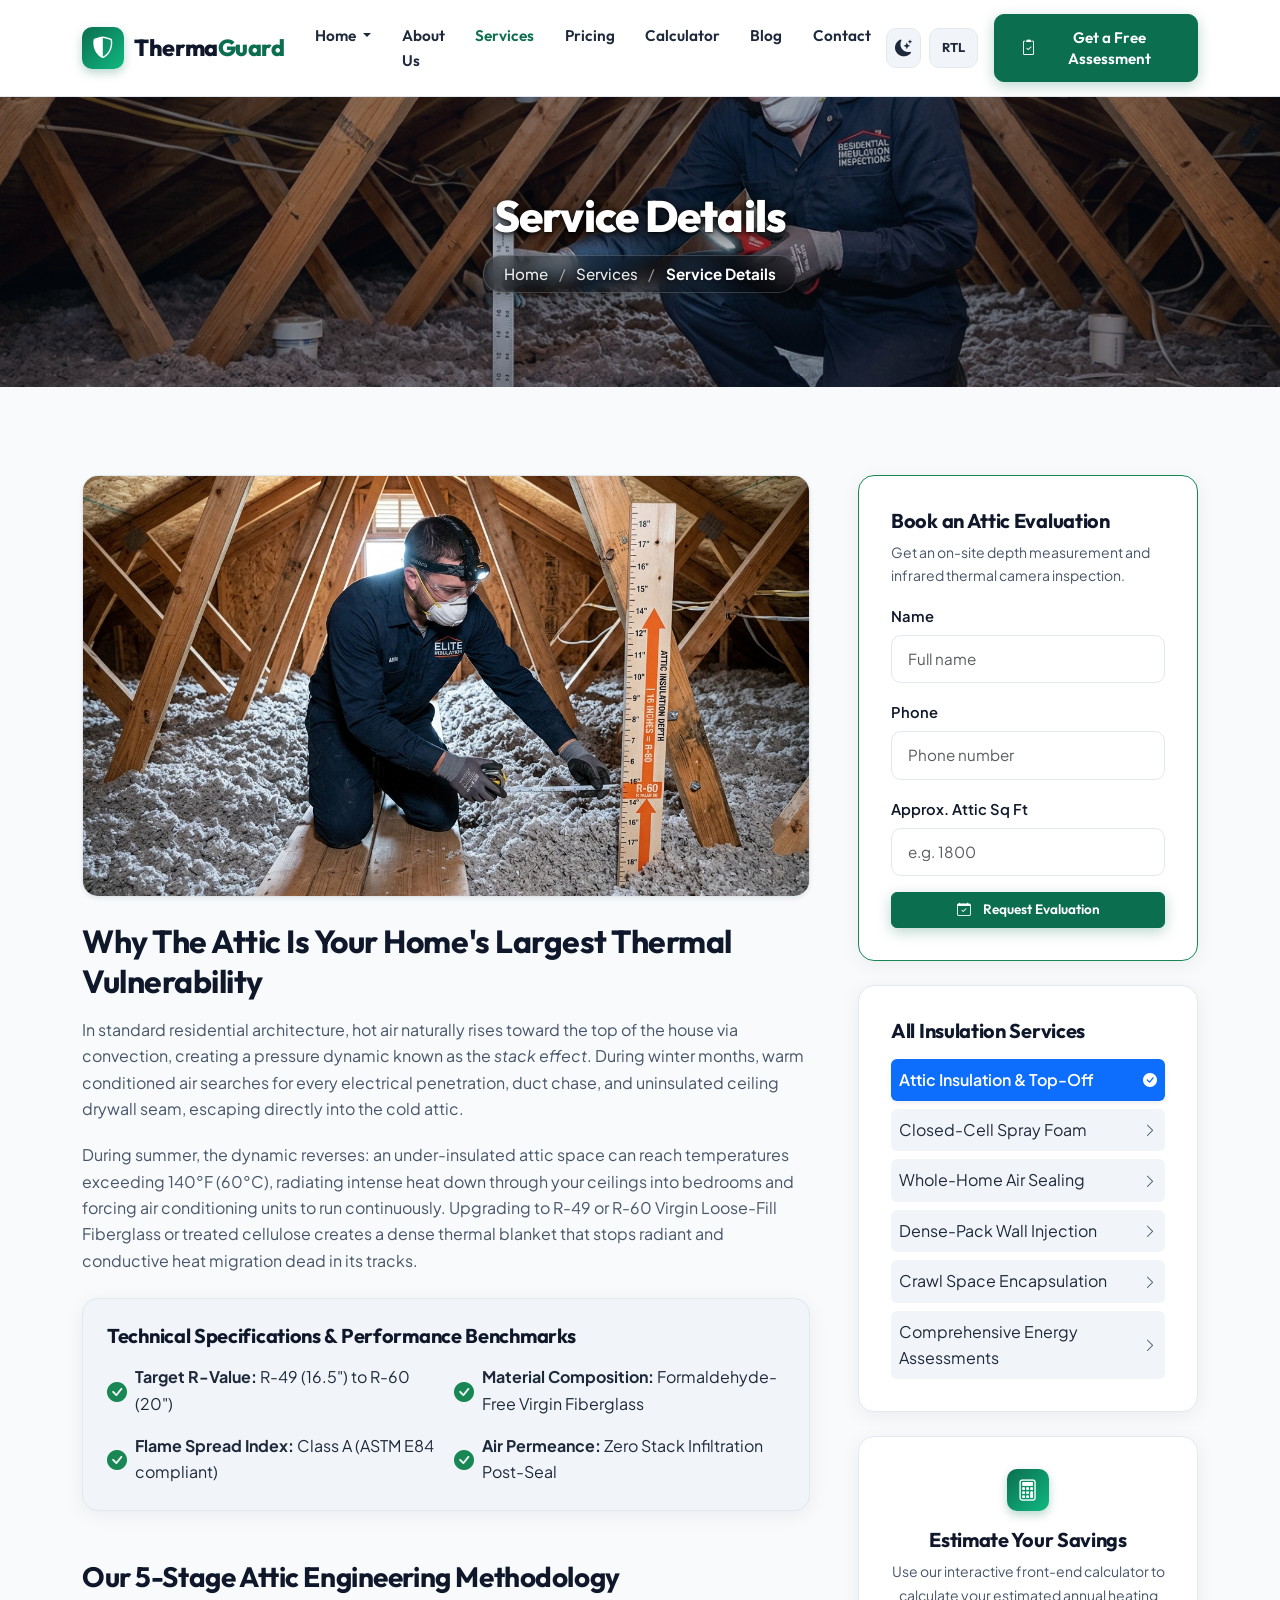
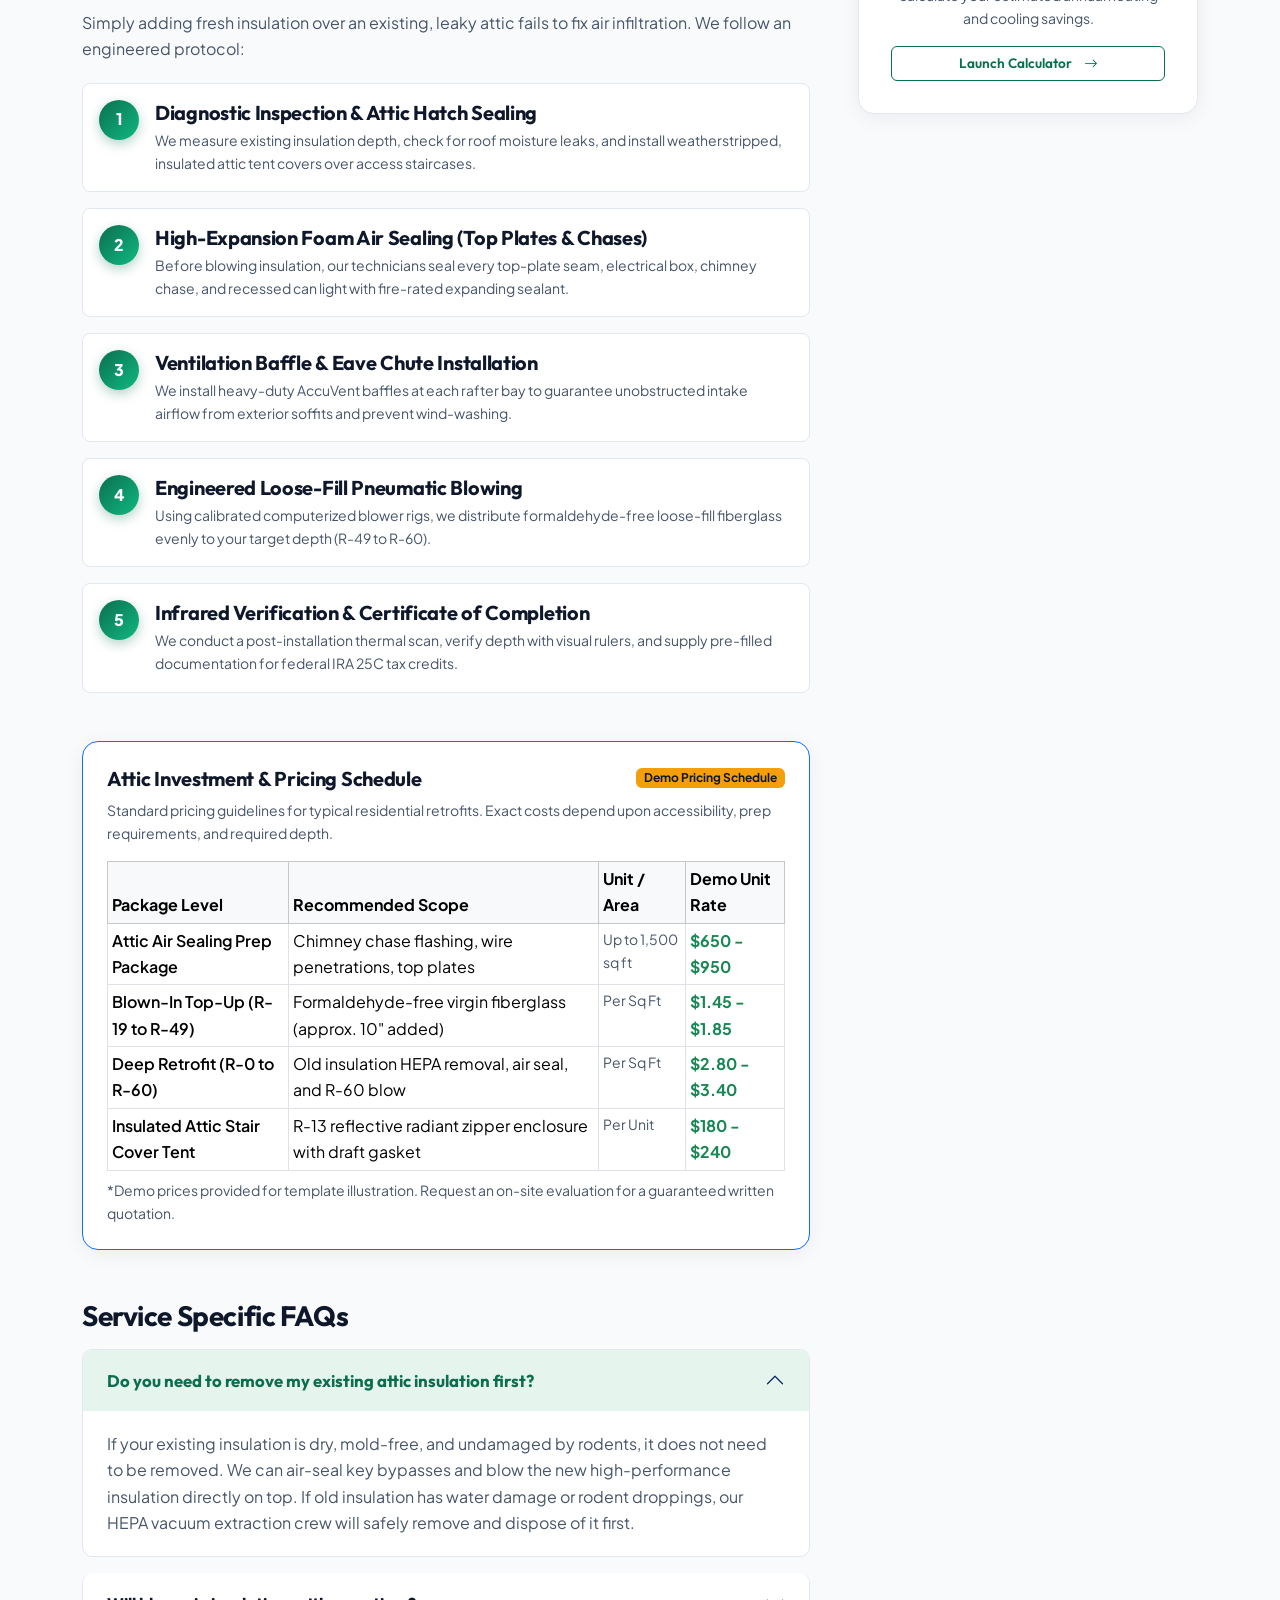
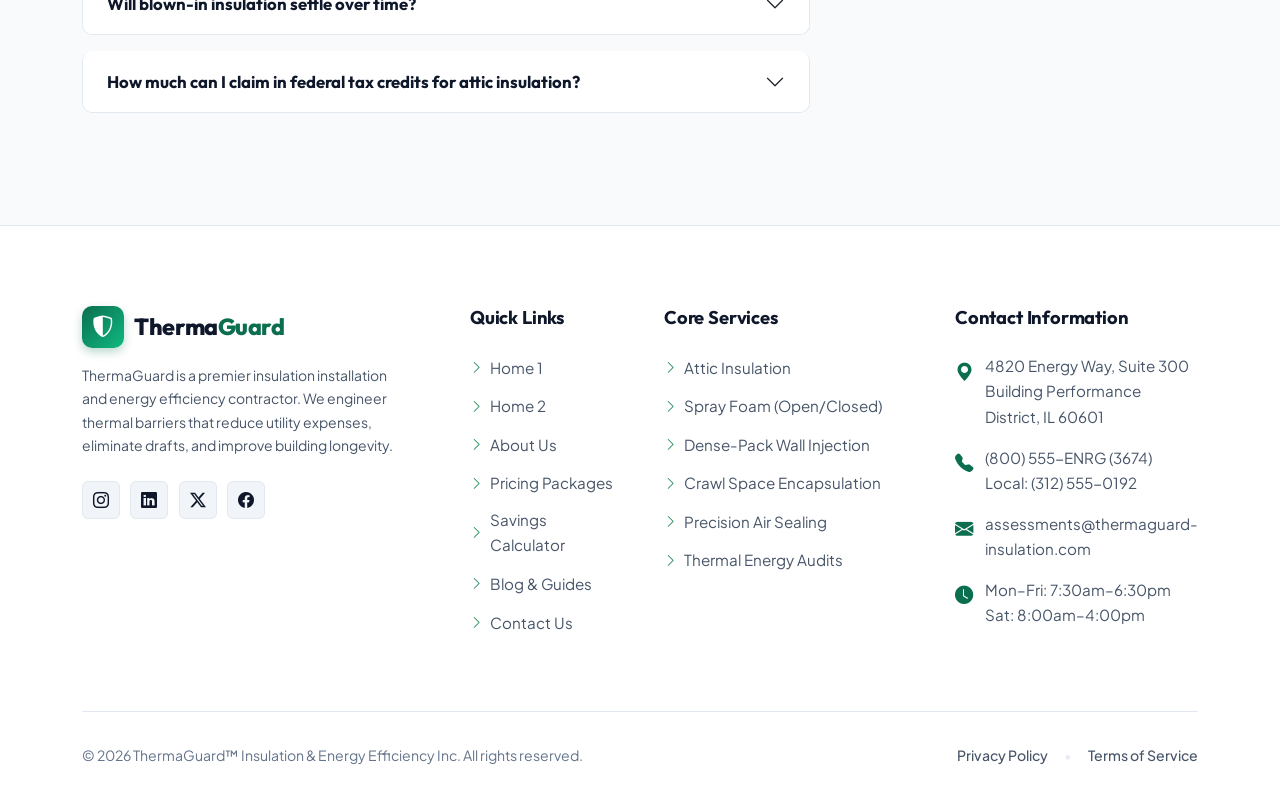
<file: service-details.html>
<!DOCTYPE html>
<html lang="en" data-bs-theme="light" dir="ltr">
<head>
  <meta charset="UTF-8">
  <meta name="viewport" content="width=device-width, initial-scale=1.0">
  <title>Attic Insulation & Spray Foam Service Details | ThermaGuard™</title>
  <meta name="description" content="Complete guide to ThermaGuard's Attic Insulation & Spray Foam services: R-value specifications, preparation, air sealing process, FAQs, and pricing.">
  
  <!-- Favicon -->
  <link rel="icon" type="image/svg+xml" href="data:image/svg+xml,<svg xmlns='http://www.w3.org/2000/svg' viewBox='0 0 100 100'><rect width='100' height='100' rx='20' fill='%230b6e4f'/><path d='M50 20 L80 45 L70 45 L70 75 L30 75 L30 45 L20 45 Z' fill='%23ffffff'/><circle cx='50' cy='55' r='10' fill='%23f59e0b'/></svg>">

  <!-- Google Fonts (Outfit & Plus Jakarta Sans) -->
  <link rel="preconnect" href="https://fonts.googleapis.com">
  <link rel="preconnect" href="https://fonts.gstatic.com" crossorigin>
  <link href="https://fonts.googleapis.com/css2?family=Outfit:wght@400;500;600;700;800&family=Plus+Jakarta+Sans:wght@400;500;600;700&display=swap" rel="stylesheet">

  <!-- Bootstrap 5.3 CSS -->
  <link href="https://cdn.jsdelivr.net/npm/bootstrap@5.3.3/dist/css/bootstrap.min.css" rel="stylesheet">
  
  <!-- Bootstrap Icons 1.11 -->
  <link rel="stylesheet" href="https://cdn.jsdelivr.net/npm/bootstrap-icons@1.11.3/font/bootstrap-icons.min.css">

  <!-- Custom Core & RTL Styles -->
  <link rel="stylesheet" href="css/style.css">
  <link rel="stylesheet" href="css/rtl.css">
</head>
<body>

  <!-- ================= NAVBAR ================= -->
  <nav class="navbar navbar-expand-lg tg-navbar sticky-top">
    <div class="container">
      <!-- Brand Logo -->
      <a class="navbar-brand" href="index.html">
        <div class="brand-icon-wrap">
          <i class="bi bi-shield-shaded"></i>
        </div>
        <span>Therma<span class="brand-highlight">Guard</span></span>
      </a>

      <!-- Mobile Controls & Hamburger -->
      <div class="d-flex align-items-center gap-2 d-lg-none">
        <button class="control-btn theme-toggle-btn" aria-label="Toggle theme">
          <i class="bi bi-moon-stars-fill"></i>
        </button>
        <button class="rtl-pill-btn rtl-toggle-btn" aria-label="Toggle layout direction">
            <span class="dir-label">RTL</span>
        </button>
        <button class="navbar-toggler border-0 shadow-none px-2" type="button" data-bs-toggle="collapse" data-bs-target="#tgNavbarCollapse" aria-controls="tgNavbarCollapse" aria-expanded="false" aria-label="Toggle navigation">
          <span class="navbar-toggler-icon"></span>
        </button>
      </div>

      <!-- Nav Links -->
      <div class="collapse navbar-collapse" id="tgNavbarCollapse">
        <ul class="navbar-nav mx-auto mb-2 mb-lg-0">
          <!-- Home Dropdown: EXACTLY TWO ITEMS -->
          <li class="nav-dropdown dropdown">
            <a class="nav-link dropdown-toggle" href="#" id="homeDropdown" role="button" data-bs-toggle="dropdown" aria-expanded="false">
              Home
            </a>
            <ul class="dropdown-menu" aria-labelledby="homeDropdown">
              <li><a class="dropdown-item" href="index.html"><i class="bi bi-house-door me-2"></i>Home 1</a></li>
              <li><a class="dropdown-item" href="home-2.html"><i class="bi bi-building me-2"></i>Home 2</a></li>
            </ul>
          </li>
          <li class="nav-item">
            <a class="nav-link" href="about.html">About Us</a>
          </li>
          <li class="nav-item">
            <a class="nav-link active" href="services.html">Services</a>
          </li>
          <li class="nav-item">
            <a class="nav-link" href="pricing.html">Pricing</a>
          </li>
          <li class="nav-item">
            <a class="nav-link" href="calculator.html">Calculator</a>
          </li>
          <li class="nav-item">
            <a class="nav-link" href="blog.html">Blog</a>
          </li>
          <li class="nav-item">
            <a class="nav-link" href="contact.html">Contact</a>
          </li>
        </ul>

        <!-- Action Controls & CTA -->
        <div class="nav-actions">
          <button class="control-btn theme-toggle-btn d-none d-lg-flex" aria-label="Toggle theme" title="Toggle dark/light mode">
            <i class="bi bi-moon-stars-fill"></i>
          </button>
          <button class="rtl-pill-btn rtl-toggle-btn d-none d-lg-inline-flex" aria-label="Toggle layout direction" title="Toggle RTL/LTR">
            <span class="dir-label">RTL</span>
          </button>
          <a href="contact.html" class="btn btn-primary ms-lg-2">
            <i class="bi bi-clipboard2-check me-1"></i>Get a Free Assessment
          </a>
        </div>
      </div>
    </div>
  </nav>

  <!-- ================= PAGE BANNER ================= -->
  <section class="tg-page-banner tg-banner-service-details">
    <div class="container tg-page-banner-container">
      <h1 class="tg-page-banner-title" id="bannerServiceTitle">Service Details</h1>
      <nav aria-label="breadcrumb" class="tg-page-banner-breadcrumb-nav">
        <ol class="tg-page-banner-breadcrumb">
          <li><a href="index.html">Home</a></li>
          <li class="separator">/</li>
          <li><a href="services.html">Services</a></li>
          <li class="separator">/</li>
          <li class="active" aria-current="page" id="breadcrumbServiceCurrent">Service Details</li>
        </ol>
      </nav>
    </div>
  </section>

  <!-- ================= SERVICE DETAILS CONTENT & SIDEBAR ================= -->
  <section class="section-padding">
    <div class="container">
      <div class="row g-4 g-lg-5 align-items-start">
        <!-- Main Content Area -->
        <div class="col-lg-8">
          <div class="article-cover-wrap mb-4 shadow-sm border border-tg">
            <img src="images/service-attic-insulation.jpg" alt="Technician Installing and Measuring Blown-In Attic Fiberglass Insulation" class="article-cover-img" id="serviceCoverImg">
          </div>

          <h2 class="h2 fw-bold mb-3" id="serviceSubtitle">Why The Attic Is Your Home's Largest Thermal Vulnerability</h2>
          <div id="serviceOverview">
            <p class="text-muted">
              In standard residential architecture, hot air naturally rises toward the top of the house via convection, creating a pressure dynamic known as the <em>stack effect</em>. During winter months, warm conditioned air searches for every electrical penetration, duct chase, and uninsulated ceiling drywall seam, escaping directly into the cold attic.
            </p>
            <p class="text-muted">
              During summer, the dynamic reverses: an under-insulated attic space can reach temperatures exceeding 140°F (60°C), radiating intense heat down through your ceilings into bedrooms and forcing air conditioning units to run continuously.
            </p>
          </div>

          <!-- Key Technical Benefits -->
          <div class="card-tg p-4 my-4 bg-surface-alt">
            <h4 class="h5 fw-bold mb-3">Technical Specifications & Performance Benchmarks</h4>
            <div class="row g-3" id="serviceSpecsContainer">
              <div class="col-sm-6">
                <div class="d-flex align-items-center gap-2">
                  <i class="bi bi-check-circle-fill text-success fs-5"></i>
                  <span><strong>Target R-Value:</strong> R-49 (16.5") to R-60 (20")</span>
                </div>
              </div>
              <div class="col-sm-6">
                <div class="d-flex align-items-center gap-2">
                  <i class="bi bi-check-circle-fill text-success fs-5"></i>
                  <span><strong>Material Composition:</strong> Formaldehyde-Free Virgin Fiberglass</span>
                </div>
              </div>
              <div class="col-sm-6">
                <div class="d-flex align-items-center gap-2">
                  <i class="bi bi-check-circle-fill text-success fs-5"></i>
                  <span><strong>Flame Spread Index:</strong> Class A (ASTM E84 compliant)</span>
                </div>
              </div>
              <div class="col-sm-6">
                <div class="d-flex align-items-center gap-2">
                  <i class="bi bi-check-circle-fill text-success fs-5"></i>
                  <span><strong>Air Permeance:</strong> Zero Stack Infiltration Post-Seal</span>
                </div>
              </div>
            </div>
          </div>

          <h3 class="h3 fw-bold mt-5 mb-3" id="methodologyTitle">Our 5-Stage Attic Engineering Methodology</h3>
          <p class="text-muted" id="methodologyIntro">
            Simply adding fresh insulation over an existing, leaky attic fails to fix air infiltration. We follow an engineered protocol:
          </p>

          <div class="d-flex flex-column gap-3 mb-5" id="methodologyStepsContainer">
            <div class="d-flex gap-3 p-3 rounded-3 bg-surface border border-tg">
              <div class="process-step-num m-0 flex-shrink-0" style="width: 40px; height: 40px; font-size: 1rem;">1</div>
              <div>
                <h5 class="mb-1">Diagnostic Inspection & Attic Hatch Sealing</h5>
                <p class="text-muted small mb-0">We measure existing insulation depth, check for roof moisture leaks, and install weatherstripped, insulated attic tent covers over access staircases.</p>
              </div>
            </div>

            <div class="d-flex gap-3 p-3 rounded-3 bg-surface border border-tg">
              <div class="process-step-num m-0 flex-shrink-0" style="width: 40px; height: 40px; font-size: 1rem;">2</div>
              <div>
                <h5 class="mb-1">Penetration & Top-Plate Air Sealing</h5>
                <p class="text-muted small mb-0">Using one-part expanding polyurethane foam, we seal every interior top plate wall seam, wire penetration, plumbing stack, and recessed ceiling canister.</p>
              </div>
            </div>

            <div class="d-flex gap-3 p-3 rounded-3 bg-surface border border-tg">
              <div class="process-step-num m-0 flex-shrink-0" style="width: 40px; height: 40px; font-size: 1rem;">3</div>
              <div>
                <h5 class="mb-1">Soffit Ventilation Baffle Installation</h5>
                <p class="text-muted small mb-0">We install durable rafter baffles (accu-vents) at every rafter bay to guarantee unobstructed continuous airflow from soffit intake vents to ridge vents.</p>
              </div>
            </div>

            <div class="d-flex gap-3 p-3 rounded-3 bg-surface border border-tg">
              <div class="process-step-num m-0 flex-shrink-0" style="width: 40px; height: 40px; font-size: 1rem;">4</div>
              <div>
                <h5 class="mb-1">Calibrated Blown-In Application</h5>
                <p class="text-muted small mb-0">Our mobile blowing rigs evenly distribute loose-fill fiberglass or borate-treated cellulose to exact R-49 or R-60 ruler markers installed across the attic floor.</p>
              </div>
            </div>

            <div class="d-flex gap-3 p-3 rounded-3 bg-surface border border-tg">
              <div class="process-step-num m-0 flex-shrink-0" style="width: 40px; height: 40px; font-size: 1rem;">5</div>
              <div>
                <h5 class="mb-1">Infrared Thermal Audit & R-Value Certificate</h5>
                <p class="text-muted small mb-0">We capture post-installation infrared scans to certify 100% void-free coverage and issue an official certificate for your federal tax rebate documentation.</p>
              </div>
            </div>
          </div>

          <!-- Service Pricing Breakdown (Configurable demo pricing) -->
          <div class="card-tg p-4 mb-5 border-primary">
            <div class="d-flex justify-content-between align-items-center mb-2">
              <h4 class="h5 fw-bold mb-0" id="pricingTitle">Attic Investment & Pricing Schedule</h4>
              <span class="badge bg-warning text-dark">Demo Pricing Schedule</span>
            </div>
            <p class="text-muted small mb-3">
              Standard pricing guidelines for typical residential retrofits. Exact costs depend upon accessibility, prep requirements, and required depth.
            </p>
            <div class="table-responsive">
              <table class="table table-sm table-bordered mb-0">
                <thead class="table-light">
                  <tr>
                    <th>Package Level</th>
                    <th>Recommended Scope</th>
                    <th>Unit / Area</th>
                    <th>Demo Unit Rate</th>
                  </tr>
                </thead>
                <tbody id="pricingRowsContainer">
                  <tr>
                    <td class="fw-semibold">Attic Air Sealing Prep Package</td>
                    <td>Chimney chase flashing, wire penetrations, top plates</td>
                    <td class="small text-muted">Up to 1,500 sq ft</td>
                    <td class="text-success fw-bold">$650 - $950</td>
                  </tr>
                  <tr>
                    <td class="fw-semibold">Blown-In Top-Up (R-19 to R-49)</td>
                    <td>Formaldehyde-free virgin fiberglass (approx. 10" added)</td>
                    <td class="small text-muted">Per Sq Ft</td>
                    <td class="text-success fw-bold">$1.45 - $1.85</td>
                  </tr>
                  <tr>
                    <td class="fw-semibold">Deep Retrofit (R-0 to R-60)</td>
                    <td>Old insulation HEPA removal, air seal, and R-60 blow</td>
                    <td class="small text-muted">Per Sq Ft</td>
                    <td class="text-success fw-bold">$2.80 - $3.40</td>
                  </tr>
                  <tr>
                    <td class="fw-semibold">Insulated Attic Stair Cover Tent</td>
                    <td>R-13 reflective radiant zipper enclosure with draft gasket</td>
                    <td class="small text-muted">Per Unit</td>
                    <td class="text-success fw-bold">$180 - $240</td>
                  </tr>
                </tbody>
              </table>
            </div>
            <small class="text-muted d-block mt-2">
              *Demo prices provided for template illustration. Request an on-site evaluation for a guaranteed written quotation.
            </small>
          </div>

          <!-- Service Specific FAQs -->
          <h3 class="h3 fw-bold mb-3">Service Specific FAQs</h3>
          <div class="accordion mb-4" id="serviceFaqs">
            <div class="accordion-item">
              <h2 class="accordion-header" id="sFaq1">
                <button class="accordion-button" type="button" data-bs-toggle="collapse" data-bs-target="#sCollapse1" aria-expanded="true">
                  Do you need to remove my existing attic insulation first?
                </button>
              </h2>
              <div id="sCollapse1" class="accordion-collapse collapse show" data-bs-parent="#serviceFaqs">
                <div class="accordion-body">
                  If your existing insulation is dry, mold-free, and undamaged by rodents, it does not need to be removed. We can air-seal key bypasses and blow the new high-performance insulation directly on top. If old insulation has water damage or rodent droppings, our HEPA vacuum extraction crew will safely remove and dispose of it first.
                </div>
              </div>
            </div>

            <div class="accordion-item">
              <h2 class="accordion-header" id="sFaq2">
                <button class="accordion-button collapsed" type="button" data-bs-toggle="collapse" data-bs-target="#sCollapse2">
                  Will blown-in insulation settle over time?
                </button>
              </h2>
              <div id="sCollapse2" class="accordion-collapse collapse" data-bs-parent="#serviceFaqs">
                <div class="accordion-body">
                  Modern virgin loose-fill fiberglass has negligible settling (less than 1–2%). Cellulose settles slightly (approximately 10–15% over its initial months), which is why our installers calculate and blow the "initial installed thickness" to guarantee the specified permanent settled R-value.
                </div>
              </div>
            </div>
          </div>
        </div>

        <!-- Sidebar Area -->
        <div class="col-lg-4">
          <aside class="service-sidebar sticky-top">
            <!-- Quick Assessment Card -->
            <div class="card-tg mb-4 border-success h-auto">
              <h4 class="h5 fw-bold mb-2" id="sideBookingTitle">Book an Attic Evaluation</h4>
              <p class="text-muted small mb-3" id="sideBookingDesc">
                Get an on-site depth measurement and infrared thermal camera inspection.
              </p>
              <form class="tg-assessment-form needs-validation" novalidate>
                <div class="mb-3">
                  <label class="form-label small" for="sideName">Name</label>
                  <input type="text" class="form-control form-control-sm" id="sideName" placeholder="Full name" required>
                </div>
                <div class="mb-3">
                  <label class="form-label small" for="sidePhone">Phone</label>
                  <input type="tel" class="form-control form-control-sm" id="sidePhone" placeholder="Phone number" required>
                </div>
                <div class="mb-3">
                  <label class="form-label small" for="sideCustomField" id="sideFieldLabel">Approx. Attic Sq Ft</label>
                  <input type="text" class="form-control form-control-sm" id="sideCustomField" placeholder="e.g. 1800">
                </div>
                <button type="submit" class="btn btn-primary btn-sm w-100">
                  <i class="bi bi-calendar-check me-1"></i>Request Evaluation
                </button>
              </form>
            </div>

            <!-- Other Services Navigation -->
            <div class="card-tg mb-4 h-auto">
              <h4 class="h5 fw-bold mb-3">All Insulation Services</h4>
              <ul class="list-unstyled d-flex flex-column gap-2 mb-0" id="sidebarServicesList">
                <li>
                  <a href="service-details.html?service=attic" data-service-nav="attic" class="d-flex justify-content-between align-items-center p-2 rounded-2 bg-surface-alt text-reset fw-semibold">
                    <span>Attic Insulation & Top-Off</span>
                    <i class="bi bi-chevron-right text-success small"></i>
                  </a>
                </li>
                <li>
                  <a href="service-details.html?service=spray-foam" data-service-nav="spray-foam" class="d-flex justify-content-between align-items-center p-2 rounded-2 bg-surface-alt text-reset">
                    <span>Closed-Cell Spray Foam</span>
                    <i class="bi bi-chevron-right text-muted small"></i>
                  </a>
                </li>
                <li>
                  <a href="service-details.html?service=air-sealing" data-service-nav="air-sealing" class="d-flex justify-content-between align-items-center p-2 rounded-2 bg-surface-alt text-reset">
                    <span>Whole-Home Air Sealing</span>
                    <i class="bi bi-chevron-right text-muted small"></i>
                  </a>
                </li>
                <li>
                  <a href="service-details.html?service=wall-injection" data-service-nav="wall-injection" class="d-flex justify-content-between align-items-center p-2 rounded-2 bg-surface-alt text-reset">
                    <span>Dense-Pack Wall Injection</span>
                    <i class="bi bi-chevron-right text-muted small"></i>
                  </a>
                </li>
                <li>
                  <a href="service-details.html?service=crawl-space" data-service-nav="crawl-space" class="d-flex justify-content-between align-items-center p-2 rounded-2 bg-surface-alt text-reset">
                    <span>Crawl Space Encapsulation</span>
                    <i class="bi bi-chevron-right text-muted small"></i>
                  </a>
                </li>
                <li>
                  <a href="service-details.html?service=energy-audit" data-service-nav="energy-audit" class="d-flex justify-content-between align-items-center p-2 rounded-2 bg-surface-alt text-reset">
                    <span>Comprehensive Energy Assessments</span>
                    <i class="bi bi-chevron-right text-muted small"></i>
                  </a>
                </li>
              </ul>
            </div>

            <!-- Calculator Callout Widget -->
            <div class="card-tg bg-surface text-center h-auto">
              <div class="brand-icon-wrap bg-primary text-white mx-auto mb-3">
                <i class="bi bi-calculator"></i>
              </div>
              <h5 class="fw-bold mb-2">Estimate Your Savings</h5>
              <p class="text-muted small mb-3">
                Use our interactive front-end calculator to calculate your estimated annual heating and cooling savings.
              </p>
              <a href="calculator.html" class="btn btn-outline-primary btn-sm w-100">
                Launch Calculator <i class="bi bi-arrow-right ms-1"></i>
              </a>
            </div>
          </aside>
        </div>
      </div>
    </div>
  </section>

  <!-- ================= SHARED FOOTER ================= -->
  <footer class="tg-footer">
    <div class="container">
      <div class="row g-5">
        <!-- Col 1: Brand & Bio -->
        <div class="col-lg-4 col-md-6">
          <a class="navbar-brand mb-3 d-inline-flex" href="index.html">
            <div class="brand-icon-wrap">
              <i class="bi bi-shield-shaded"></i>
            </div>
            <span>Therma<span class="brand-highlight">Guard</span></span>
          </a>
          <p class="text-muted small pe-lg-4">
            ThermaGuard is a premier insulation installation and energy efficiency contractor. We engineer thermal barriers that reduce utility expenses, eliminate drafts, and improve building longevity.
          </p>
          <div class="social-links mt-4">
            <a href="https://instagram.com" class="social-icon-btn" target="_blank" rel="noopener noreferrer" aria-label="Follow ThermaGuard on Instagram">
              <i class="bi bi-instagram"></i>
            </a>
            <a href="https://linkedin.com" class="social-icon-btn" target="_blank" rel="noopener noreferrer" aria-label="Connect with ThermaGuard on LinkedIn">
              <i class="bi bi-linkedin"></i>
            </a>
            <a href="https://x.com" class="social-icon-btn" target="_blank" rel="noopener noreferrer" aria-label="Follow ThermaGuard on X">
              <i class="bi bi-twitter-x"></i>
            </a>
            <a href="https://facebook.com" class="social-icon-btn" target="_blank" rel="noopener noreferrer" aria-label="Connect on Facebook">
              <i class="bi bi-facebook"></i>
            </a>
          </div>
        </div>

        <!-- Col 2: Important Links -->
        <div class="col-lg-2 col-md-6 col-6">
          <h5>Quick Links</h5>
          <ul class="footer-links">
            <li><a href="index.html"><i class="bi bi-chevron-right text-success small"></i>Home 1</a></li>
            <li><a href="home-2.html"><i class="bi bi-chevron-right text-success small"></i>Home 2</a></li>
            <li><a href="about.html"><i class="bi bi-chevron-right text-success small"></i>About Us</a></li>
            <li><a href="pricing.html"><i class="bi bi-chevron-right text-success small"></i>Pricing Packages</a></li>
            <li><a href="calculator.html"><i class="bi bi-chevron-right text-success small"></i>Savings Calculator</a></li>
            <li><a href="blog.html"><i class="bi bi-chevron-right text-success small"></i>Blog & Guides</a></li>
            <li><a href="contact.html"><i class="bi bi-chevron-right text-success small"></i>Contact Us</a></li>
          </ul>
        </div>

        <!-- Col 3: Core Services -->
        <div class="col-lg-3 col-md-6 col-6">
          <h5>Core Services</h5>
          <ul class="footer-links">
            <li><a href="service-details.html?service=attic"><i class="bi bi-chevron-right text-success small"></i>Attic Insulation</a></li>
            <li><a href="service-details.html?service=spray-foam"><i class="bi bi-chevron-right text-success small"></i>Spray Foam (Open/Closed)</a></li>
            <li><a href="service-details.html?service=wall-injection"><i class="bi bi-chevron-right text-success small"></i>Dense-Pack Wall Injection</a></li>
            <li><a href="service-details.html?service=crawl-space"><i class="bi bi-chevron-right text-success small"></i>Crawl Space Encapsulation</a></li>
            <li><a href="service-details.html?service=air-sealing"><i class="bi bi-chevron-right text-success small"></i>Precision Air Sealing</a></li>
            <li><a href="service-details.html?service=energy-audit"><i class="bi bi-chevron-right text-success small"></i>Thermal Energy Audits</a></li>
          </ul>
        </div>

        <!-- Col 4: Contact Information -->
        <div class="col-lg-3 col-md-6">
          <h5>Contact Information</h5>
          <div class="footer-contact-item">
            <i class="bi bi-geo-alt-fill"></i>
            <span>4820 Energy Way, Suite 300<br>Building Performance District, IL 60601</span>
          </div>
          <div class="footer-contact-item">
            <i class="bi bi-telephone-fill"></i>
            <span>(800) 555-ENRG (3674)<br>Local: (312) 555-0192</span>
          </div>
          <div class="footer-contact-item">
            <i class="bi bi-envelope-fill"></i>
            <span>assessments@thermaguard-insulation.com</span>
          </div>
          <div class="footer-contact-item">
            <i class="bi bi-clock-fill"></i>
            <span>Mon–Fri: 7:30am–6:30pm<br>Sat: 8:00am–4:00pm</span>
          </div>
        </div>
      </div>

      <!-- Footer Bottom -->
      <div class="footer-bottom d-flex flex-column flex-md-row justify-content-between align-items-center gap-3">
        <div class="footer-copy text-center text-md-start">
          &copy; 2026 ThermaGuard™ Insulation & Energy Efficiency Inc. All rights reserved.
        </div>
        <div class="footer-legal-links d-flex align-items-center justify-content-center justify-content-md-end gap-3">
          <a href="privacy.html" class="footer-legal-link">Privacy Policy</a>
          <span class="footer-legal-sep">•</span>
          <a href="terms.html" class="footer-legal-link">Terms of Service</a>
        </div>
      </div>
    </div>
  </footer>

  <!-- Back to Top Button -->
  <button class="back-to-top" aria-label="Back to top">
    <i class="bi bi-chevron-up"></i>
  </button>

  <!-- Bootstrap 5.3 Bundle JS -->
  <script src="https://cdn.jsdelivr.net/npm/bootstrap@5.3.3/dist/js/bootstrap.bundle.min.js"></script>
  <!-- Services Data & Dynamic Engine -->
  <script src="js/services-data.js"></script>
  <script src="js/service-details.js"></script>
  <!-- Core Script -->
  <script src="js/main.js"></script>
</body>
</html>
</file>
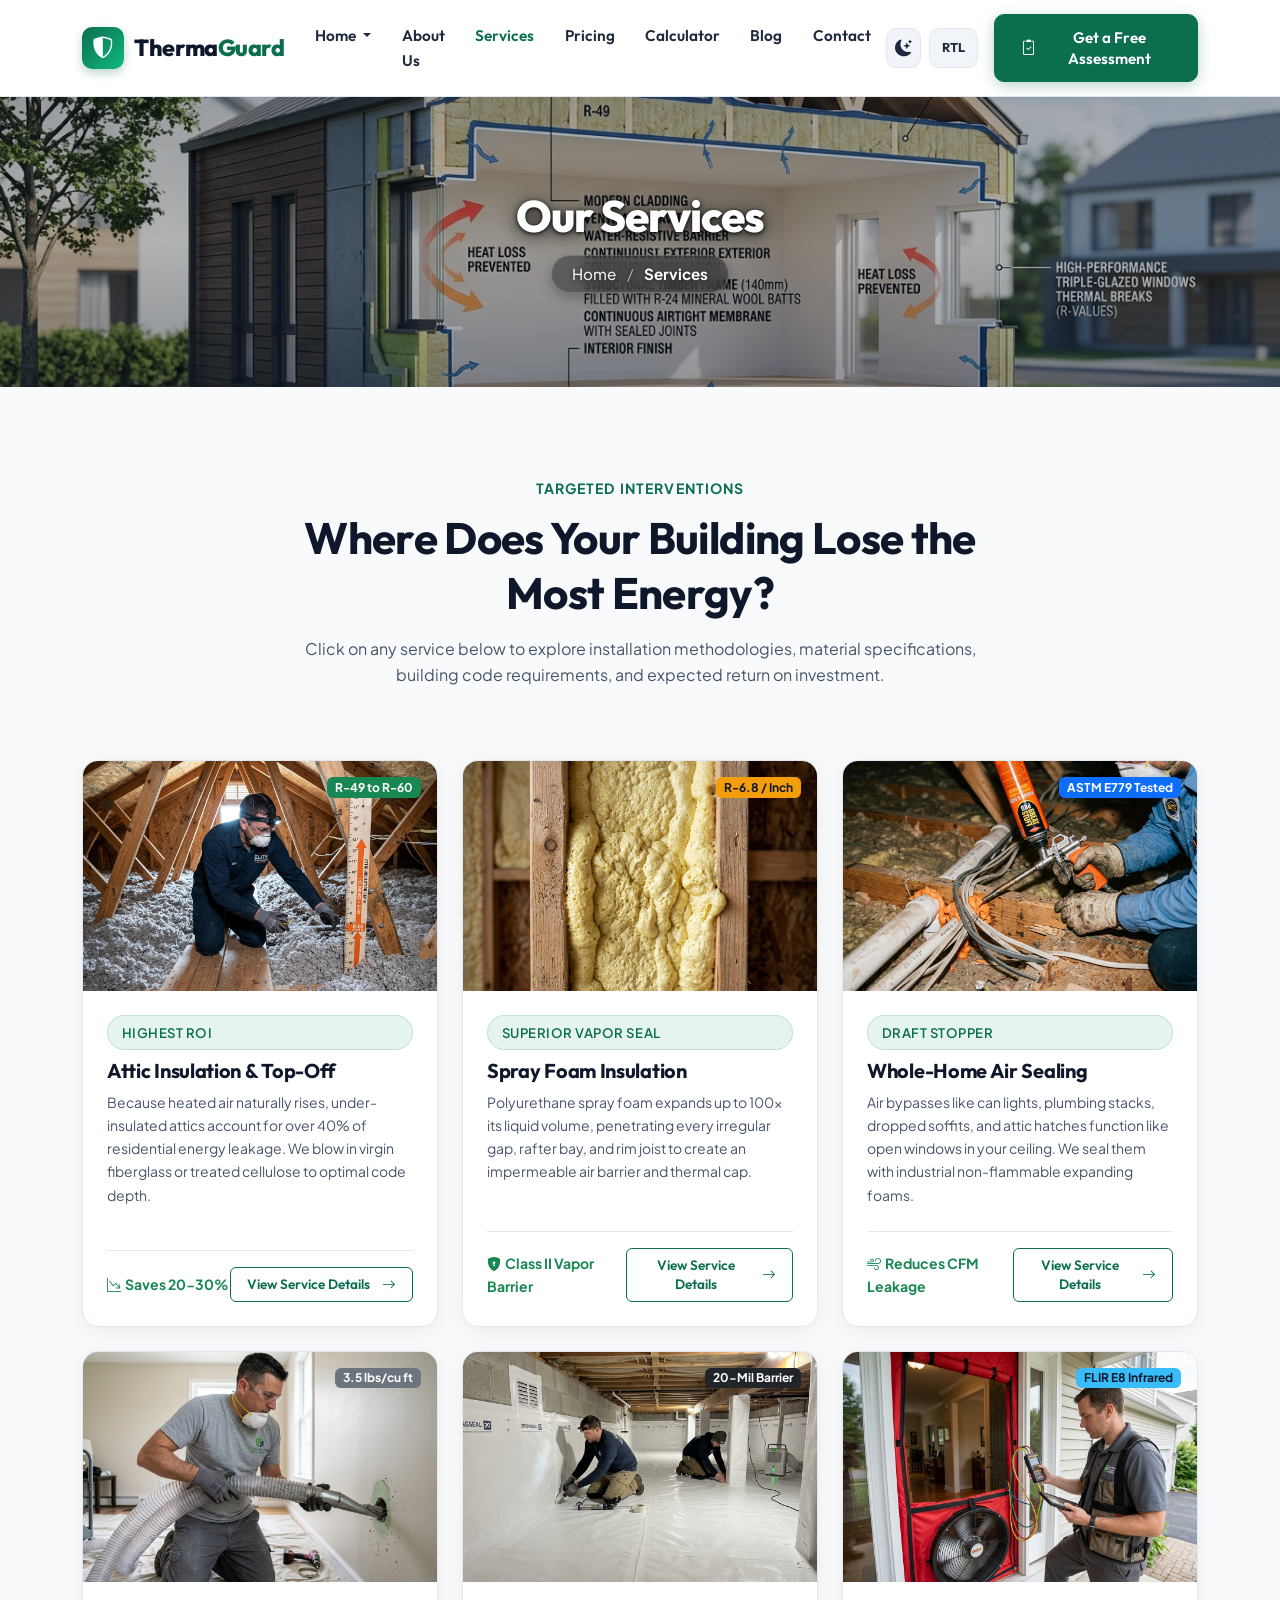
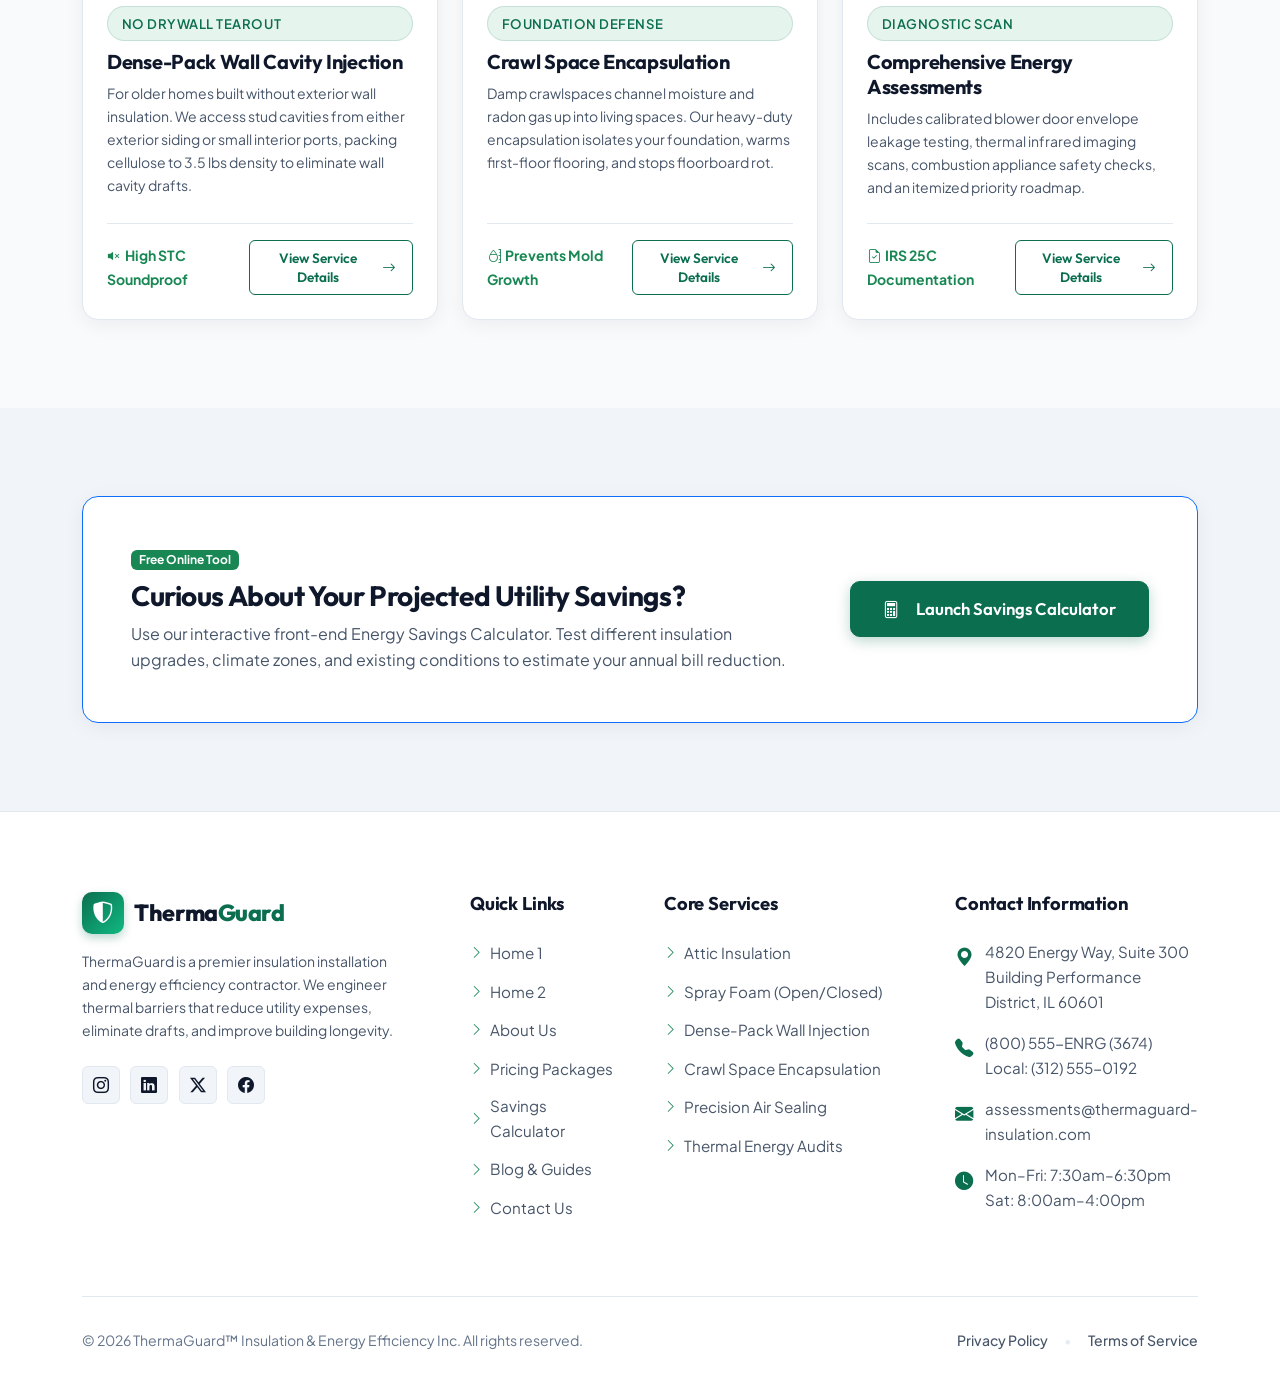
<file: services.html>
<!DOCTYPE html>
<html lang="en" data-bs-theme="light" dir="ltr">
<head>
  <meta charset="UTF-8">
  <meta name="viewport" content="width=device-width, initial-scale=1.0">
  <title>Our Insulation & Energy Services | ThermaGuard™ Solutions</title>
  <meta name="description" content="Explore ThermaGuard's complete suite of insulation services: attic upgrades, spray foam, air sealing, wall injection, crawl space encapsulation, and audits.">
  
  <!-- Favicon -->
  <link rel="icon" type="image/svg+xml" href="data:image/svg+xml,<svg xmlns='http://www.w3.org/2000/svg' viewBox='0 0 100 100'><rect width='100' height='100' rx='20' fill='%230b6e4f'/><path d='M50 20 L80 45 L70 45 L70 75 L30 75 L30 45 L20 45 Z' fill='%23ffffff'/><circle cx='50' cy='55' r='10' fill='%23f59e0b'/></svg>">

  <!-- Google Fonts (Outfit & Plus Jakarta Sans) -->
  <link rel="preconnect" href="https://fonts.googleapis.com">
  <link rel="preconnect" href="https://fonts.gstatic.com" crossorigin>
  <link href="https://fonts.googleapis.com/css2?family=Outfit:wght@400;500;600;700;800&family=Plus+Jakarta+Sans:wght@400;500;600;700&display=swap" rel="stylesheet">

  <!-- Bootstrap 5.3 CSS -->
  <link href="https://cdn.jsdelivr.net/npm/bootstrap@5.3.3/dist/css/bootstrap.min.css" rel="stylesheet">
  
  <!-- Bootstrap Icons 1.11 -->
  <link rel="stylesheet" href="https://cdn.jsdelivr.net/npm/bootstrap-icons@1.11.3/font/bootstrap-icons.min.css">

  <!-- Custom Core & RTL Styles -->
  <link rel="stylesheet" href="css/style.css">
  <link rel="stylesheet" href="css/rtl.css">
</head>
<body>

  <!-- ================= NAVBAR ================= -->
  <nav class="navbar navbar-expand-lg tg-navbar sticky-top">
    <div class="container">
      <!-- Brand Logo -->
      <a class="navbar-brand" href="index.html">
        <div class="brand-icon-wrap">
          <i class="bi bi-shield-shaded"></i>
        </div>
        <span>Therma<span class="brand-highlight">Guard</span></span>
      </a>

      <!-- Mobile Controls & Hamburger -->
      <div class="d-flex align-items-center gap-2 d-lg-none">
        <button class="control-btn theme-toggle-btn" aria-label="Toggle theme">
          <i class="bi bi-moon-stars-fill"></i>
        </button>
        <button class="rtl-pill-btn rtl-toggle-btn" aria-label="Toggle layout direction">
            <span class="dir-label">RTL</span>
        </button>
        <button class="navbar-toggler border-0 shadow-none px-2" type="button" data-bs-toggle="collapse" data-bs-target="#tgNavbarCollapse" aria-controls="tgNavbarCollapse" aria-expanded="false" aria-label="Toggle navigation">
          <span class="navbar-toggler-icon"></span>
        </button>
      </div>

      <!-- Nav Links -->
      <div class="collapse navbar-collapse" id="tgNavbarCollapse">
        <ul class="navbar-nav mx-auto mb-2 mb-lg-0">
          <!-- Home Dropdown: EXACTLY TWO ITEMS -->
          <li class="nav-dropdown dropdown">
            <a class="nav-link dropdown-toggle" href="#" id="homeDropdown" role="button" data-bs-toggle="dropdown" aria-expanded="false">
              Home
            </a>
            <ul class="dropdown-menu" aria-labelledby="homeDropdown">
              <li><a class="dropdown-item" href="index.html"><i class="bi bi-house-door me-2"></i>Home 1</a></li>
              <li><a class="dropdown-item" href="home-2.html"><i class="bi bi-building me-2"></i>Home 2</a></li>
            </ul>
          </li>
          <li class="nav-item">
            <a class="nav-link" href="about.html">About Us</a>
          </li>
          <li class="nav-item">
            <a class="nav-link active" href="services.html">Services</a>
          </li>
          <li class="nav-item">
            <a class="nav-link" href="pricing.html">Pricing</a>
          </li>
          <li class="nav-item">
            <a class="nav-link" href="calculator.html">Calculator</a>
          </li>
          <li class="nav-item">
            <a class="nav-link" href="blog.html">Blog</a>
          </li>
          <li class="nav-item">
            <a class="nav-link" href="contact.html">Contact</a>
          </li>
        </ul>

        <!-- Action Controls & CTA -->
        <div class="nav-actions">
          <button class="control-btn theme-toggle-btn d-none d-lg-flex" aria-label="Toggle theme" title="Toggle dark/light mode">
            <i class="bi bi-moon-stars-fill"></i>
          </button>
          <button class="rtl-pill-btn rtl-toggle-btn d-none d-lg-inline-flex" aria-label="Toggle layout direction" title="Toggle RTL/LTR">
            <span class="dir-label">RTL</span>
          </button>
          <a href="contact.html" class="btn btn-primary ms-lg-2">
            <i class="bi bi-clipboard2-check me-1"></i>Get a Free Assessment
          </a>
        </div>
      </div>
    </div>
  </nav>

  <!-- ================= PAGE BANNER ================= -->
  <section class="tg-page-banner tg-banner-services">
    <div class="container tg-page-banner-container">
      <h1 class="tg-page-banner-title">Our Services</h1>
      <nav aria-label="breadcrumb" class="tg-page-banner-breadcrumb-nav">
        <ol class="tg-page-banner-breadcrumb">
          <li><a href="index.html">Home</a></li>
          <li class="separator">/</li>
          <li class="active" aria-current="page">Services</li>
        </ol>
      </nav>
    </div>
  </section>


  <!-- ================= SERVICES GRID ================= -->
  <section class="section-padding">
    <div class="container">
      <div class="row justify-content-center text-center section-title-wrap">
        <div class="col-lg-8">
          <span class="section-subtitle">Targeted Interventions</span>
          <h2 class="section-title">Where Does Your Building Lose the Most Energy?</h2>
          <p class="text-muted">
            Click on any service below to explore installation methodologies, material specifications, building code requirements, and expected return on investment.
          </p>
        </div>
      </div>

      <div class="row g-4">
        <!-- Service 1: Attic Insulation -->
        <div class="col-md-6 col-lg-4">
          <div class="card-tg p-0 overflow-hidden d-flex flex-column">
            <div class="position-relative">
              <a href="service-details.html?service=attic" class="d-block">
                <img src="images/service-attic-insulation.jpg" alt="Attic Blown-In Insulation" style="height: 230px; object-fit: cover;" class="w-100">
              </a>
              <span class="badge bg-success position-absolute top-0 end-0 m-3">R-49 to R-60</span>
            </div>
            <div class="p-4 d-flex flex-column flex-grow-1">
              <span class="badge-tag mb-2">Highest ROI</span>
              <h4 class="h5 mb-2"><a href="service-details.html?service=attic" class="service-title-link">Attic Insulation & Top-Off</a></h4>
              <p class="text-muted small mb-4">
                Because heated air naturally rises, under-insulated attics account for over 40% of residential energy leakage. We blow in virgin fiberglass or treated cellulose to optimal code depth.
              </p>
              <div class="mt-auto pt-3 border-top border-tg d-flex justify-content-between align-items-center">
                <span class="text-success small fw-bold"><i class="bi bi-graph-down-arrow me-1"></i>Saves 20-30%</span>
                <a href="service-details.html?service=attic" class="btn btn-sm btn-outline-primary">
                  View Service Details <i class="bi bi-arrow-right ms-1"></i>
                </a>
              </div>
            </div>
          </div>
        </div>

        <!-- Service 2: Spray Foam -->
        <div class="col-md-6 col-lg-4">
          <div class="card-tg p-0 overflow-hidden d-flex flex-column">
            <div class="position-relative">
              <a href="service-details.html?service=spray-foam" class="d-block">
                <img src="images/service-spray-foam.jpg" alt="Spray Polyurethane Foam" style="height: 230px; object-fit: cover;" class="w-100">
              </a>
              <span class="badge bg-warning text-dark position-absolute top-0 end-0 m-3">R-6.8 / Inch</span>
            </div>
            <div class="p-4 d-flex flex-column flex-grow-1">
              <span class="badge-tag mb-2">Superior Vapor Seal</span>
              <h4 class="h5 mb-2"><a href="service-details.html?service=spray-foam" class="service-title-link">Spray Foam Insulation</a></h4>
              <p class="text-muted small mb-4">
                Polyurethane spray foam expands up to 100x its liquid volume, penetrating every irregular gap, rafter bay, and rim joist to create an impermeable air barrier and thermal cap.
              </p>
              <div class="mt-auto pt-3 border-top border-tg d-flex justify-content-between align-items-center">
                <span class="text-success small fw-bold"><i class="bi bi-shield-lock-fill me-1"></i>Class II Vapor Barrier</span>
                <a href="service-details.html?service=spray-foam" class="btn btn-sm btn-outline-primary">
                  View Service Details <i class="bi bi-arrow-right ms-1"></i>
                </a>
              </div>
            </div>
          </div>
        </div>

        <!-- Service 3: Air Sealing -->
        <div class="col-md-6 col-lg-4">
          <div class="card-tg p-0 overflow-hidden d-flex flex-column">
            <div class="position-relative">
              <a href="service-details.html?service=air-sealing" class="d-block">
                <img src="images/service-air-sealing.jpg" alt="Whole-Home Air Sealing" style="height: 230px; object-fit: cover;" class="w-100">
              </a>
              <span class="badge bg-primary position-absolute top-0 end-0 m-3">ASTM E779 Tested</span>
            </div>
            <div class="p-4 d-flex flex-column flex-grow-1">
              <span class="badge-tag mb-2">Draft Stopper</span>
              <h4 class="h5 mb-2"><a href="service-details.html?service=air-sealing" class="service-title-link">Whole-Home Air Sealing</a></h4>
              <p class="text-muted small mb-4">
                Air bypasses like can lights, plumbing stacks, dropped soffits, and attic hatches function like open windows in your ceiling. We seal them with industrial non-flammable expanding foams.
              </p>
              <div class="mt-auto pt-3 border-top border-tg d-flex justify-content-between align-items-center">
                <span class="text-success small fw-bold"><i class="bi bi-wind me-1"></i>Reduces CFM Leakage</span>
                <a href="service-details.html?service=air-sealing" class="btn btn-sm btn-outline-primary">
                  View Service Details <i class="bi bi-arrow-right ms-1"></i>
                </a>
              </div>
            </div>
          </div>
        </div>

        <!-- Service 4: Wall Insulation -->
        <div class="col-md-6 col-lg-4">
          <div class="card-tg p-0 overflow-hidden d-flex flex-column">
            <div class="position-relative">
              <a href="service-details.html?service=wall-injection" class="d-block">
                <img src="images/service-wall-insulation.jpg" alt="Dense Pack Wall Injection" style="height: 230px; object-fit: cover;" class="w-100">
              </a>
              <span class="badge bg-secondary position-absolute top-0 end-0 m-3">3.5 lbs/cu ft</span>
            </div>
            <div class="p-4 d-flex flex-column flex-grow-1">
              <span class="badge-tag mb-2">No Drywall Tearout</span>
              <h4 class="h5 mb-2"><a href="service-details.html?service=wall-injection" class="service-title-link">Dense-Pack Wall Cavity Injection</a></h4>
              <p class="text-muted small mb-4">
                For older homes built without exterior wall insulation. We access stud cavities from either exterior siding or small interior ports, packing cellulose to 3.5 lbs density to eliminate wall cavity drafts.
              </p>
              <div class="mt-auto pt-3 border-top border-tg d-flex justify-content-between align-items-center">
                <span class="text-success small fw-bold"><i class="bi bi-volume-mute-fill me-1"></i>High STC Soundproof</span>
                <a href="service-details.html?service=wall-injection" class="btn btn-sm btn-outline-primary">
                  View Service Details <i class="bi bi-arrow-right ms-1"></i>
                </a>
              </div>
            </div>
          </div>
        </div>

        <!-- Service 5: Crawl Space & Basement -->
        <div class="col-md-6 col-lg-4">
          <div class="card-tg p-0 overflow-hidden d-flex flex-column">
            <div class="position-relative">
              <a href="service-details.html?service=crawl-space" class="d-block">
                <img src="images/service-crawl-space.jpg" alt="Crawl Space Encapsulation" style="height: 230px; object-fit: cover;" class="w-100">
              </a>
              <span class="badge bg-dark position-absolute top-0 end-0 m-3">20-Mil Barrier</span>
            </div>
            <div class="p-4 d-flex flex-column flex-grow-1">
              <span class="badge-tag mb-2">Foundation Defense</span>
              <h4 class="h5 mb-2"><a href="service-details.html?service=crawl-space" class="service-title-link">Crawl Space Encapsulation</a></h4>
              <p class="text-muted small mb-4">
                Damp crawlspaces channel moisture and radon gas up into living spaces. Our heavy-duty encapsulation isolates your foundation, warms first-floor flooring, and stops floorboard rot.
              </p>
              <div class="mt-auto pt-3 border-top border-tg d-flex justify-content-between align-items-center">
                <span class="text-success small fw-bold"><i class="bi bi-moisture me-1"></i>Prevents Mold Growth</span>
                <a href="service-details.html?service=crawl-space" class="btn btn-sm btn-outline-primary">
                  View Service Details <i class="bi bi-arrow-right ms-1"></i>
                </a>
              </div>
            </div>
          </div>
        </div>

        <!-- Service 6: Energy Audits -->
        <div class="col-md-6 col-lg-4">
          <div class="card-tg p-0 overflow-hidden d-flex flex-column">
            <div class="position-relative">
              <a href="service-details.html?service=energy-audit" class="d-block">
                <img src="images/service-energy-assessment.jpg" alt="Thermal Imaging Energy Audit" style="height: 230px; object-fit: cover;" class="w-100">
              </a>
              <span class="badge bg-info text-dark position-absolute top-0 end-0 m-3">FLIR E8 Infrared</span>
            </div>
            <div class="p-4 d-flex flex-column flex-grow-1">
              <span class="badge-tag mb-2">Diagnostic Scan</span>
              <h4 class="h5 mb-2"><a href="service-details.html?service=energy-audit" class="service-title-link">Comprehensive Energy Assessments</a></h4>
              <p class="text-muted small mb-4">
                Includes calibrated blower door envelope leakage testing, thermal infrared imaging scans, combustion appliance safety checks, and an itemized priority roadmap.
              </p>
              <div class="mt-auto pt-3 border-top border-tg d-flex justify-content-between align-items-center">
                <span class="text-success small fw-bold"><i class="bi bi-file-earmark-check me-1"></i>IRS 25C Documentation</span>
                <a href="service-details.html?service=energy-audit" class="btn btn-sm btn-outline-primary">
                  View Service Details <i class="bi bi-arrow-right ms-1"></i>
                </a>
              </div>
            </div>
          </div>
        </div>
      </div>
    </div>
  </section>

  <!-- ================= CALCULATOR CALLOUT BANNER ================= -->
  <section class="section-padding bg-surface-alt">
    <div class="container">
      <div class="card-tg p-4 p-md-5 border-primary">
        <div class="row align-items-center g-4">
          <div class="col-lg-8">
            <span class="badge bg-success text-white mb-2">Free Online Tool</span>
            <h3 class="h3 fw-bold mb-2">Curious About Your Projected Utility Savings?</h3>
            <p class="text-muted mb-0">
              Use our interactive front-end Energy Savings Calculator. Test different insulation upgrades, climate zones, and existing conditions to estimate your annual bill reduction.
            </p>
          </div>
          <div class="col-lg-4 text-lg-end">
            <a href="calculator.html" class="btn btn-primary btn-lg">
              <i class="bi bi-calculator me-2"></i>Launch Savings Calculator
            </a>
          </div>
        </div>
      </div>
    </div>
  </section>

  <!-- ================= SHARED FOOTER ================= -->
  <footer class="tg-footer">
    <div class="container">
      <div class="row g-5">
        <!-- Col 1: Brand & Bio -->
        <div class="col-lg-4 col-md-6">
          <a class="navbar-brand mb-3 d-inline-flex" href="index.html">
            <div class="brand-icon-wrap">
              <i class="bi bi-shield-shaded"></i>
            </div>
            <span>Therma<span class="brand-highlight">Guard</span></span>
          </a>
          <p class="text-muted small pe-lg-4">
            ThermaGuard is a premier insulation installation and energy efficiency contractor. We engineer thermal barriers that reduce utility expenses, eliminate drafts, and improve building longevity.
          </p>
          <div class="social-links mt-4">
            <a href="https://instagram.com" class="social-icon-btn" target="_blank" rel="noopener noreferrer" aria-label="Follow ThermaGuard on Instagram">
              <i class="bi bi-instagram"></i>
            </a>
            <a href="https://linkedin.com" class="social-icon-btn" target="_blank" rel="noopener noreferrer" aria-label="Connect with ThermaGuard on LinkedIn">
              <i class="bi bi-linkedin"></i>
            </a>
            <a href="https://x.com" class="social-icon-btn" target="_blank" rel="noopener noreferrer" aria-label="Follow ThermaGuard on X">
              <i class="bi bi-twitter-x"></i>
            </a>
            <a href="https://facebook.com" class="social-icon-btn" target="_blank" rel="noopener noreferrer" aria-label="Connect on Facebook">
              <i class="bi bi-facebook"></i>
            </a>
          </div>
        </div>

        <!-- Col 2: Important Links -->
        <div class="col-lg-2 col-md-6 col-6">
          <h5>Quick Links</h5>
          <ul class="footer-links">
            <li><a href="index.html"><i class="bi bi-chevron-right text-success small"></i>Home 1</a></li>
            <li><a href="home-2.html"><i class="bi bi-chevron-right text-success small"></i>Home 2</a></li>
            <li><a href="about.html"><i class="bi bi-chevron-right text-success small"></i>About Us</a></li>
            <li><a href="pricing.html"><i class="bi bi-chevron-right text-success small"></i>Pricing Packages</a></li>
            <li><a href="calculator.html"><i class="bi bi-chevron-right text-success small"></i>Savings Calculator</a></li>
            <li><a href="blog.html"><i class="bi bi-chevron-right text-success small"></i>Blog & Guides</a></li>
            <li><a href="contact.html"><i class="bi bi-chevron-right text-success small"></i>Contact Us</a></li>
          </ul>
        </div>

        <!-- Col 3: Core Services -->
        <div class="col-lg-3 col-md-6 col-6">
          <h5>Core Services</h5>
          <ul class="footer-links">
            <li><a href="service-details.html?service=attic"><i class="bi bi-chevron-right text-success small"></i>Attic Insulation</a></li>
            <li><a href="service-details.html?service=spray-foam"><i class="bi bi-chevron-right text-success small"></i>Spray Foam (Open/Closed)</a></li>
            <li><a href="service-details.html?service=wall-injection"><i class="bi bi-chevron-right text-success small"></i>Dense-Pack Wall Injection</a></li>
            <li><a href="service-details.html?service=crawl-space"><i class="bi bi-chevron-right text-success small"></i>Crawl Space Encapsulation</a></li>
            <li><a href="service-details.html?service=air-sealing"><i class="bi bi-chevron-right text-success small"></i>Precision Air Sealing</a></li>
            <li><a href="service-details.html?service=energy-audit"><i class="bi bi-chevron-right text-success small"></i>Thermal Energy Audits</a></li>
          </ul>
        </div>

        <!-- Col 4: Contact Information -->
        <div class="col-lg-3 col-md-6">
          <h5>Contact Information</h5>
          <div class="footer-contact-item">
            <i class="bi bi-geo-alt-fill"></i>
            <span>4820 Energy Way, Suite 300<br>Building Performance District, IL 60601</span>
          </div>
          <div class="footer-contact-item">
            <i class="bi bi-telephone-fill"></i>
            <span>(800) 555-ENRG (3674)<br>Local: (312) 555-0192</span>
          </div>
          <div class="footer-contact-item">
            <i class="bi bi-envelope-fill"></i>
            <span>assessments@thermaguard-insulation.com</span>
          </div>
          <div class="footer-contact-item">
            <i class="bi bi-clock-fill"></i>
            <span>Mon–Fri: 7:30am–6:30pm<br>Sat: 8:00am–4:00pm</span>
          </div>
        </div>
      </div>

      <!-- Footer Bottom -->
      <div class="footer-bottom d-flex flex-column flex-md-row justify-content-between align-items-center gap-3">
        <div class="footer-copy text-center text-md-start">
          &copy; 2026 ThermaGuard™ Insulation & Energy Efficiency Inc. All rights reserved.
        </div>
        <div class="footer-legal-links d-flex align-items-center justify-content-center justify-content-md-end gap-3">
          <a href="privacy.html" class="footer-legal-link">Privacy Policy</a>
          <span class="footer-legal-sep">•</span>
          <a href="terms.html" class="footer-legal-link">Terms of Service</a>
        </div>
      </div>
    </div>
  </footer>

  <!-- Back to Top Button -->
  <button class="back-to-top" aria-label="Back to top">
    <i class="bi bi-chevron-up"></i>
  </button>

  <!-- Bootstrap 5.3 Bundle JS -->
  <script src="https://cdn.jsdelivr.net/npm/bootstrap@5.3.3/dist/js/bootstrap.bundle.min.js"></script>
  <!-- Core Script -->
  <script src="js/main.js"></script>
</body>
</html>
</file>
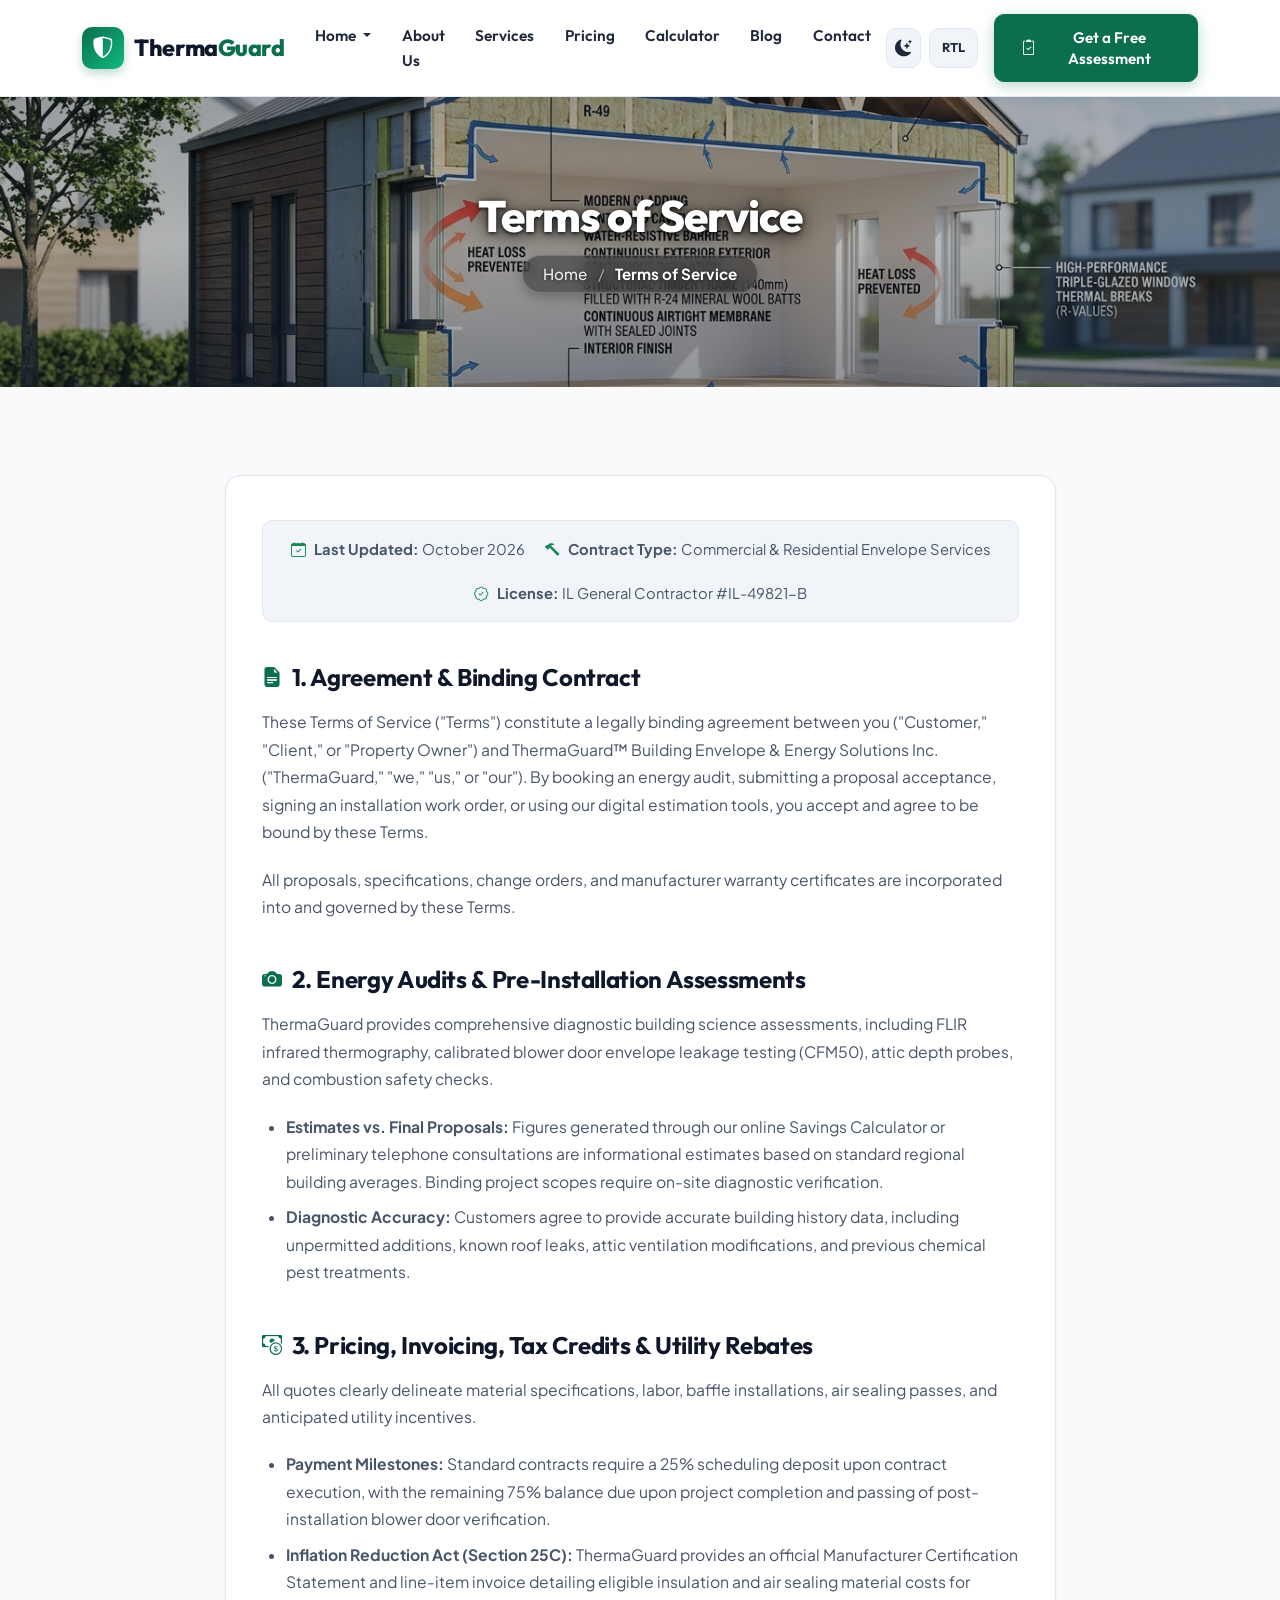
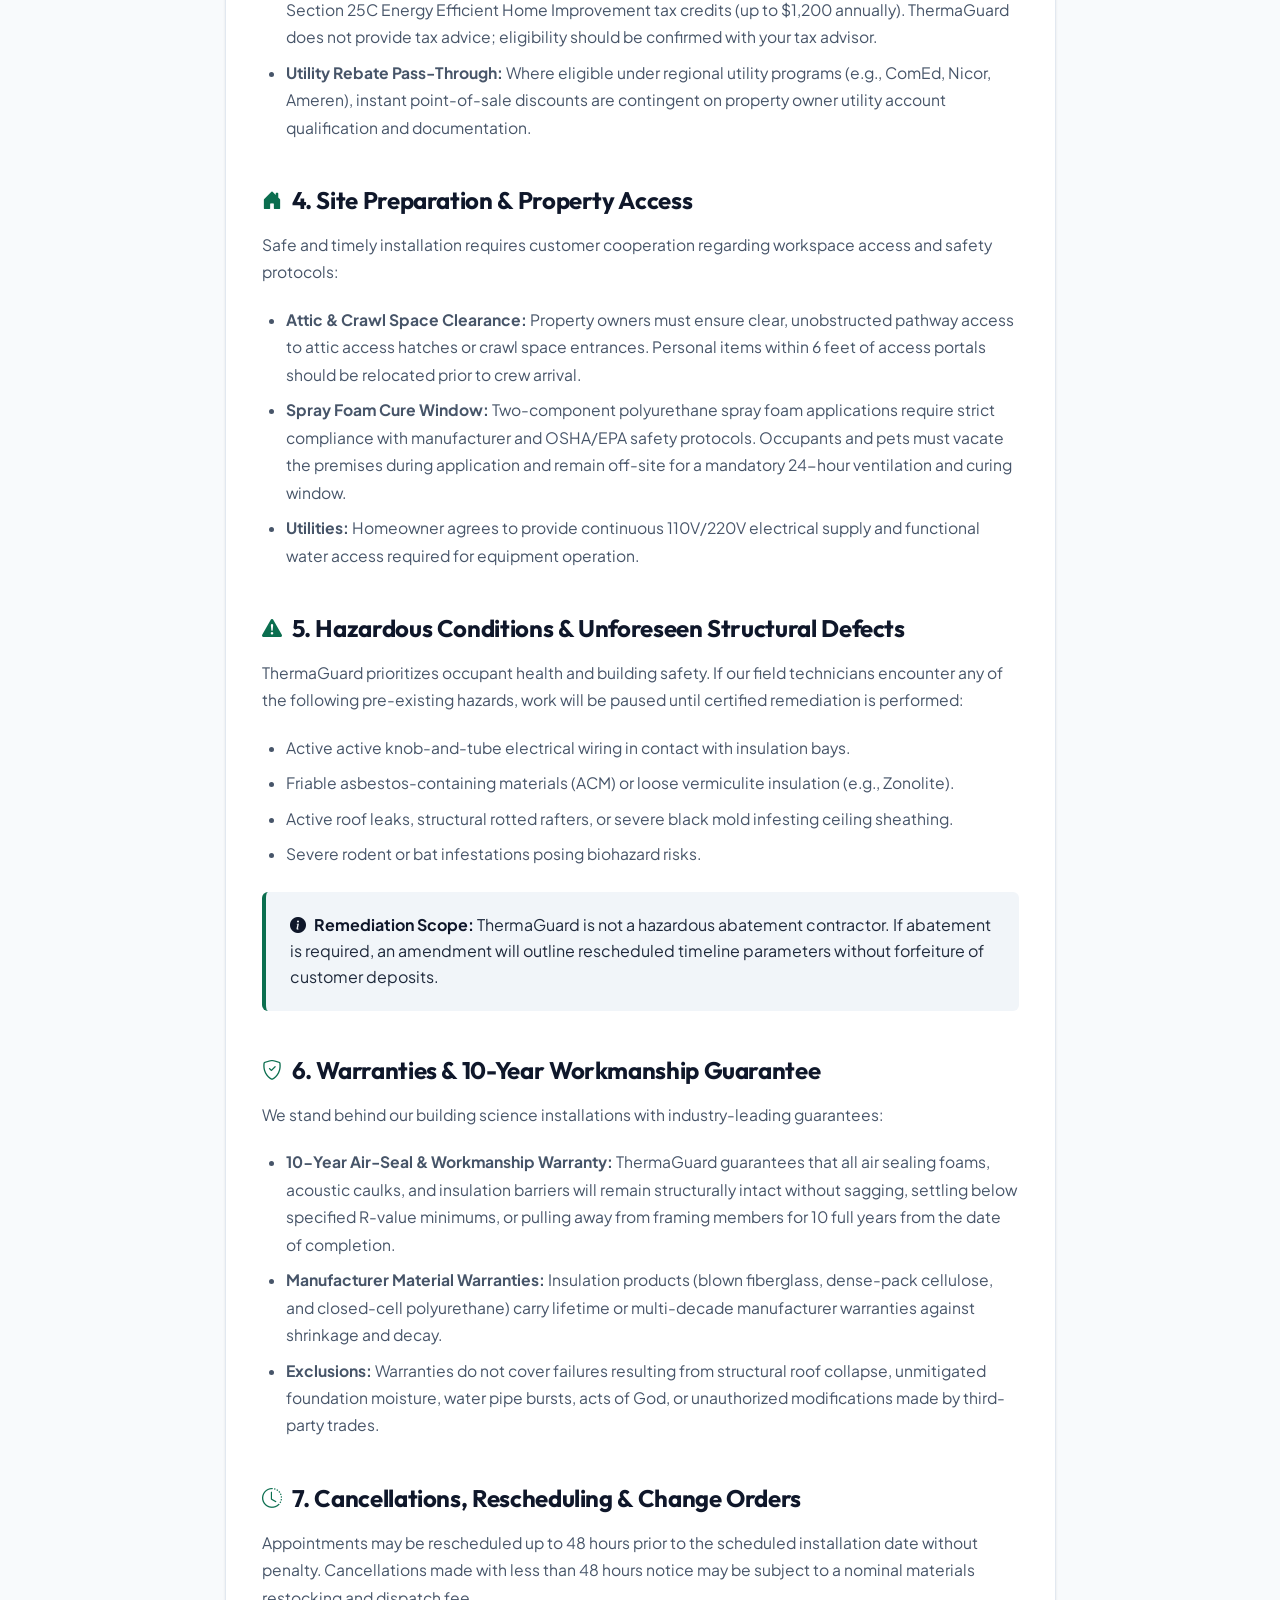
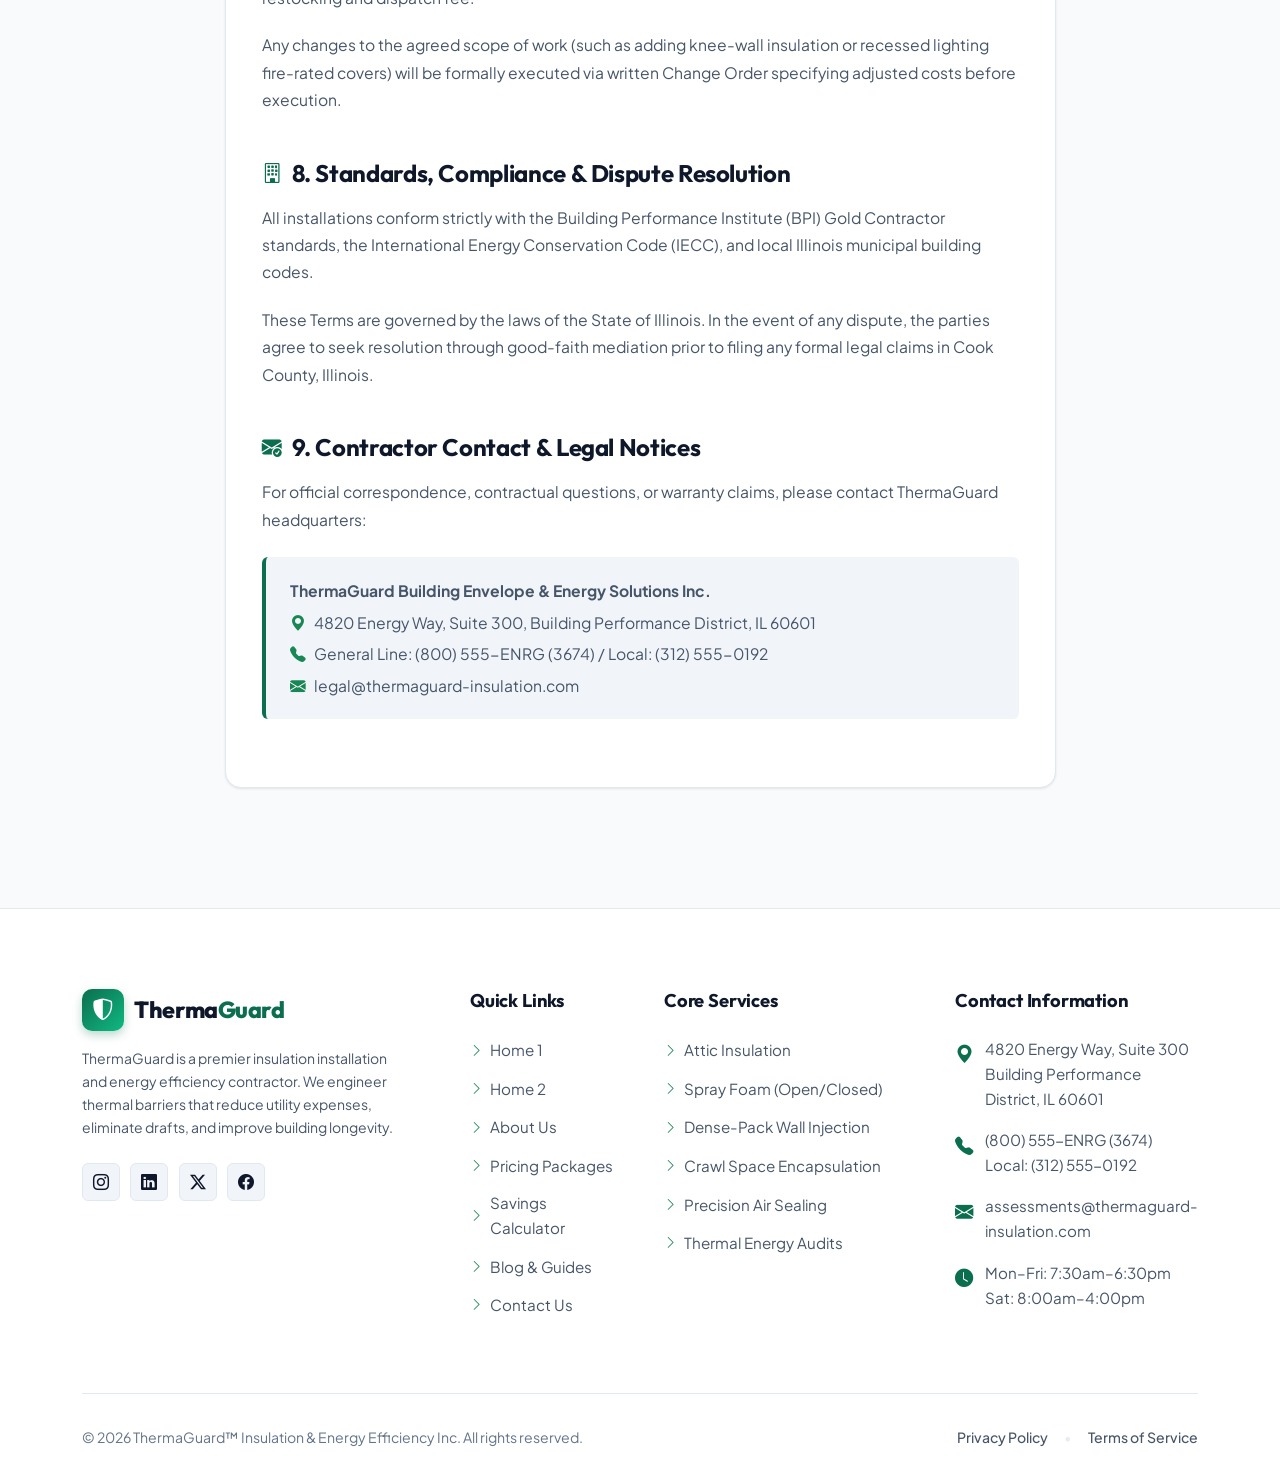
<file: terms.html>
<!DOCTYPE html>
<html lang="en" data-bs-theme="light" dir="ltr">
<head>
  <meta charset="UTF-8">
  <meta name="viewport" content="width=device-width, initial-scale=1.0">
  <title>Terms of Service | ThermaGuard™ Building Envelope Solutions</title>
  <meta name="description" content="Review ThermaGuard's Terms of Service governing insulation installation, energy evaluations, warranties, and contractor compliance standards.">
  
  <!-- Favicon -->
  <link rel="icon" type="image/svg+xml" href="data:image/svg+xml,<svg xmlns='http://www.w3.org/2000/svg' viewBox='0 0 100 100'><rect width='100' height='100' rx='20' fill='%230b6e4f'/><path d='M50 20 L80 45 L70 45 L70 75 L30 75 L30 45 L20 45 Z' fill='%23ffffff'/><circle cx='50' cy='55' r='10' fill='%23f59e0b'/></svg>">

  <!-- Google Fonts (Outfit & Plus Jakarta Sans) -->
  <link rel="preconnect" href="https://fonts.googleapis.com">
  <link rel="preconnect" href="https://fonts.gstatic.com" crossorigin>
  <link href="https://fonts.googleapis.com/css2?family=Outfit:wght@400;500;600;700;800&family=Plus+Jakarta+Sans:wght@400;500;600;700&display=swap" rel="stylesheet">

  <!-- Bootstrap 5.3 CSS -->
  <link href="https://cdn.jsdelivr.net/npm/bootstrap@5.3.3/dist/css/bootstrap.min.css" rel="stylesheet">
  
  <!-- Bootstrap Icons 1.11 -->
  <link rel="stylesheet" href="https://cdn.jsdelivr.net/npm/bootstrap-icons@1.11.3/font/bootstrap-icons.min.css">

  <!-- Custom Core & RTL Styles -->
  <link rel="stylesheet" href="css/style.css">
  <link rel="stylesheet" href="css/rtl.css">
</head>
<body>

  <!-- ================= NAVBAR ================= -->
  <nav class="navbar navbar-expand-lg tg-navbar sticky-top">
    <div class="container">
      <!-- Brand Logo -->
      <a class="navbar-brand" href="index.html">
        <div class="brand-icon-wrap">
          <i class="bi bi-shield-shaded"></i>
        </div>
        <span>Therma<span class="brand-highlight">Guard</span></span>
      </a>

      <!-- Mobile Controls & Hamburger -->
      <div class="d-flex align-items-center gap-2 d-lg-none">
        <button class="control-btn theme-toggle-btn" aria-label="Toggle theme">
          <i class="bi bi-moon-stars-fill"></i>
        </button>
        <button class="rtl-pill-btn rtl-toggle-btn" aria-label="Toggle layout direction">
            <span class="dir-label">RTL</span>
        </button>
        <button class="navbar-toggler border-0 shadow-none px-2" type="button" data-bs-toggle="collapse" data-bs-target="#tgNavbarCollapse" aria-controls="tgNavbarCollapse" aria-expanded="false" aria-label="Toggle navigation">
          <span class="navbar-toggler-icon"></span>
        </button>
      </div>

      <!-- Nav Links -->
      <div class="collapse navbar-collapse" id="tgNavbarCollapse">
        <ul class="navbar-nav mx-auto mb-2 mb-lg-0">
          <!-- Home Dropdown -->
          <li class="nav-dropdown dropdown">
            <a class="nav-link dropdown-toggle" href="#" id="homeDropdown" role="button" data-bs-toggle="dropdown" aria-expanded="false">
              Home
            </a>
            <ul class="dropdown-menu" aria-labelledby="homeDropdown">
              <li><a class="dropdown-item" href="index.html"><i class="bi bi-house-door me-2"></i>Home 1</a></li>
              <li><a class="dropdown-item" href="home-2.html"><i class="bi bi-building me-2"></i>Home 2</a></li>
            </ul>
          </li>
          <li class="nav-item">
            <a class="nav-link" href="about.html">About Us</a>
          </li>
          <li class="nav-item">
            <a class="nav-link" href="services.html">Services</a>
          </li>
          <li class="nav-item">
            <a class="nav-link" href="pricing.html">Pricing</a>
          </li>
          <li class="nav-item">
            <a class="nav-link" href="calculator.html">Calculator</a>
          </li>
          <li class="nav-item">
            <a class="nav-link" href="blog.html">Blog</a>
          </li>
          <li class="nav-item">
            <a class="nav-link" href="contact.html">Contact</a>
          </li>
        </ul>

        <!-- Action Controls & CTA -->
        <div class="nav-actions">
          <button class="control-btn theme-toggle-btn d-none d-lg-flex" aria-label="Toggle theme" title="Toggle dark/light mode">
            <i class="bi bi-moon-stars-fill"></i>
          </button>
          <button class="rtl-pill-btn rtl-toggle-btn d-none d-lg-inline-flex" aria-label="Toggle layout direction" title="Toggle RTL/LTR">
            <span class="dir-label">RTL</span>
          </button>
          <a href="contact.html" class="btn btn-primary ms-lg-2">
            <i class="bi bi-clipboard2-check me-1"></i>Get a Free Assessment
          </a>
        </div>
      </div>
    </div>
  </nav>

  <!-- ================= PAGE BANNER ================= -->
  <section class="tg-page-banner tg-banner-services">
    <div class="container tg-page-banner-container">
      <h1 class="tg-page-banner-title">Terms of Service</h1>
      <nav aria-label="breadcrumb" class="tg-page-banner-breadcrumb-nav">
        <ol class="tg-page-banner-breadcrumb">
          <li><a href="index.html">Home</a></li>
          <li class="separator">/</li>
          <li class="active" aria-current="page">Terms of Service</li>
        </ol>
      </nav>
    </div>
  </section>

  <!-- ================= MAIN CONTENT ================= -->
  <main class="section-padding">
    <div class="container">
      <div class="row justify-content-center">
        <!-- Centered Content Column -->
        <div class="col-lg-10 col-xl-9">
          <div class="legal-content-card">
            
            <!-- Meta Bar -->
            <div class="legal-meta-bar justify-content-center">
              <div><i class="bi bi-calendar-check me-2 text-success"></i><strong>Last Updated:</strong> October 2026</div>
              <div><i class="bi bi-hammer me-2 text-success"></i><strong>Contract Type:</strong> Commercial & Residential Envelope Services</div>
              <div><i class="bi bi-patch-check me-2 text-success"></i><strong>License:</strong> IL General Contractor #IL-49821-B</div>
            </div>

            <!-- Section 1 -->
            <section id="section-1" class="legal-section">
              <h2><i class="bi bi-file-earmark-text-fill"></i>1. Agreement & Binding Contract</h2>
              <p>
                These Terms of Service ("Terms") constitute a legally binding agreement between you ("Customer," "Client," or "Property Owner") and ThermaGuard™ Building Envelope & Energy Solutions Inc. ("ThermaGuard," "we," "us," or "our"). By booking an energy audit, submitting a proposal acceptance, signing an installation work order, or using our digital estimation tools, you accept and agree to be bound by these Terms.
              </p>
              <p>
                All proposals, specifications, change orders, and manufacturer warranty certificates are incorporated into and governed by these Terms.
              </p>
            </section>

            <!-- Section 2 -->
            <section id="section-2" class="legal-section">
              <h2><i class="bi bi-camera-fill"></i>2. Energy Audits & Pre-Installation Assessments</h2>
              <p>
                ThermaGuard provides comprehensive diagnostic building science assessments, including FLIR infrared thermography, calibrated blower door envelope leakage testing (CFM50), attic depth probes, and combustion safety checks.
              </p>
              <ul>
                <li><strong>Estimates vs. Final Proposals:</strong> Figures generated through our online Savings Calculator or preliminary telephone consultations are informational estimates based on standard regional building averages. Binding project scopes require on-site diagnostic verification.</li>
                <li><strong>Diagnostic Accuracy:</strong> Customers agree to provide accurate building history data, including unpermitted additions, known roof leaks, attic ventilation modifications, and previous chemical pest treatments.</li>
              </ul>
            </section>

            <!-- Section 3 -->
            <section id="section-3" class="legal-section">
              <h2><i class="bi bi-cash-coin"></i>3. Pricing, Invoicing, Tax Credits & Utility Rebates</h2>
              <p>
                All quotes clearly delineate material specifications, labor, baffle installations, air sealing passes, and anticipated utility incentives.
              </p>
              <ul>
                <li><strong>Payment Milestones:</strong> Standard contracts require a 25% scheduling deposit upon contract execution, with the remaining 75% balance due upon project completion and passing of post-installation blower door verification.</li>
                <li><strong>Inflation Reduction Act (Section 25C):</strong> ThermaGuard provides an official Manufacturer Certification Statement and line-item invoice detailing eligible insulation and air sealing material costs for Section 25C Energy Efficient Home Improvement tax credits (up to $1,200 annually). ThermaGuard does not provide tax advice; eligibility should be confirmed with your tax advisor.</li>
                <li><strong>Utility Rebate Pass-Through:</strong> Where eligible under regional utility programs (e.g., ComEd, Nicor, Ameren), instant point-of-sale discounts are contingent on property owner utility account qualification and documentation.</li>
              </ul>
            </section>

            <!-- Section 4 -->
            <section id="section-4" class="legal-section">
              <h2><i class="bi bi-house-door-fill"></i>4. Site Preparation & Property Access</h2>
              <p>
                Safe and timely installation requires customer cooperation regarding workspace access and safety protocols:
              </p>
              <ul>
                <li><strong>Attic & Crawl Space Clearance:</strong> Property owners must ensure clear, unobstructed pathway access to attic access hatches or crawl space entrances. Personal items within 6 feet of access portals should be relocated prior to crew arrival.</li>
                <li><strong>Spray Foam Cure Window:</strong> Two-component polyurethane spray foam applications require strict compliance with manufacturer and OSHA/EPA safety protocols. Occupants and pets must vacate the premises during application and remain off-site for a mandatory 24-hour ventilation and curing window.</li>
                <li><strong>Utilities:</strong> Homeowner agrees to provide continuous 110V/220V electrical supply and functional water access required for equipment operation.</li>
              </ul>
            </section>

            <!-- Section 5 -->
            <section id="section-5" class="legal-section">
              <h2><i class="bi bi-exclamation-triangle-fill"></i>5. Hazardous Conditions & Unforeseen Structural Defects</h2>
              <p>
                ThermaGuard prioritizes occupant health and building safety. If our field technicians encounter any of the following pre-existing hazards, work will be paused until certified remediation is performed:
              </p>
              <ul>
                <li>Active active knob-and-tube electrical wiring in contact with insulation bays.</li>
                <li>Friable asbestos-containing materials (ACM) or loose vermiculite insulation (e.g., Zonolite).</li>
                <li>Active roof leaks, structural rotted rafters, or severe black mold infesting ceiling sheathing.</li>
                <li>Severe rodent or bat infestations posing biohazard risks.</li>
              </ul>
              <div class="legal-highlight-box">
                <strong class="text-warning text-dark"><i class="bi bi-info-circle-fill me-2"></i>Remediation Scope:</strong>
                ThermaGuard is not a hazardous abatement contractor. If abatement is required, an amendment will outline rescheduled timeline parameters without forfeiture of customer deposits.
              </div>
            </section>

            <!-- Section 6 -->
            <section id="section-6" class="legal-section">
              <h2><i class="bi bi-shield-check"></i>6. Warranties & 10-Year Workmanship Guarantee</h2>
              <p>
                We stand behind our building science installations with industry-leading guarantees:
              </p>
              <ul>
                <li><strong>10-Year Air-Seal & Workmanship Warranty:</strong> ThermaGuard guarantees that all air sealing foams, acoustic caulks, and insulation barriers will remain structurally intact without sagging, settling below specified R-value minimums, or pulling away from framing members for 10 full years from the date of completion.</li>
                <li><strong>Manufacturer Material Warranties:</strong> Insulation products (blown fiberglass, dense-pack cellulose, and closed-cell polyurethane) carry lifetime or multi-decade manufacturer warranties against shrinkage and decay.</li>
                <li><strong>Exclusions:</strong> Warranties do not cover failures resulting from structural roof collapse, unmitigated foundation moisture, water pipe bursts, acts of God, or unauthorized modifications made by third-party trades.</li>
              </ul>
            </section>

            <!-- Section 7 -->
            <section id="section-7" class="legal-section">
              <h2><i class="bi bi-clock-history"></i>7. Cancellations, Rescheduling & Change Orders</h2>
              <p>
                Appointments may be rescheduled up to 48 hours prior to the scheduled installation date without penalty. Cancellations made with less than 48 hours notice may be subject to a nominal materials restocking and dispatch fee.
              </p>
              <p>
                Any changes to the agreed scope of work (such as adding knee-wall insulation or recessed lighting fire-rated covers) will be formally executed via written Change Order specifying adjusted costs before execution.
              </p>
            </section>

            <!-- Section 8 -->
            <section id="section-8" class="legal-section">
              <h2><i class="bi bi-building"></i>8. Standards, Compliance & Dispute Resolution</h2>
              <p>
                All installations conform strictly with the Building Performance Institute (BPI) Gold Contractor standards, the International Energy Conservation Code (IECC), and local Illinois municipal building codes.
              </p>
              <p>
                These Terms are governed by the laws of the State of Illinois. In the event of any dispute, the parties agree to seek resolution through good-faith mediation prior to filing any formal legal claims in Cook County, Illinois.
              </p>
            </section>

            <!-- Section 9 -->
            <section id="section-9" class="legal-section">
              <h2><i class="bi bi-envelope-check-fill"></i>9. Contractor Contact & Legal Notices</h2>
              <p>
                For official correspondence, contractual questions, or warranty claims, please contact ThermaGuard headquarters:
              </p>
              <div class="legal-highlight-box">
                <p class="mb-1"><strong>ThermaGuard Building Envelope & Energy Solutions Inc.</strong></p>
                <p class="mb-1"><i class="bi bi-geo-alt-fill text-success me-2"></i>4820 Energy Way, Suite 300, Building Performance District, IL 60601</p>
                <p class="mb-1"><i class="bi bi-telephone-fill text-success me-2"></i>General Line: (800) 555-ENRG (3674) / Local: (312) 555-0192</p>
                <p class="mb-0"><i class="bi bi-envelope-fill text-success me-2"></i>legal@thermaguard-insulation.com</p>
              </div>
            </section>

          </div>
        </div>
      </div>
    </div>
  </main>

  <!-- ================= SHARED FOOTER ================= -->
  <footer class="tg-footer">
    <div class="container">
      <div class="row g-5">
        <!-- Col 1: Brand & Bio -->
        <div class="col-lg-4 col-md-6">
          <a class="navbar-brand mb-3 d-inline-flex" href="index.html">
            <div class="brand-icon-wrap">
              <i class="bi bi-shield-shaded"></i>
            </div>
            <span>Therma<span class="brand-highlight">Guard</span></span>
          </a>
          <p class="text-muted small pe-lg-4">
            ThermaGuard is a premier insulation installation and energy efficiency contractor. We engineer thermal barriers that reduce utility expenses, eliminate drafts, and improve building longevity.
          </p>
          <div class="social-links mt-4">
            <a href="https://instagram.com" class="social-icon-btn" target="_blank" rel="noopener noreferrer" aria-label="Follow ThermaGuard on Instagram">
              <i class="bi bi-instagram"></i>
            </a>
            <a href="https://linkedin.com" class="social-icon-btn" target="_blank" rel="noopener noreferrer" aria-label="Connect with ThermaGuard on LinkedIn">
              <i class="bi bi-linkedin"></i>
            </a>
            <a href="https://x.com" class="social-icon-btn" target="_blank" rel="noopener noreferrer" aria-label="Follow ThermaGuard on X">
              <i class="bi bi-twitter-x"></i>
            </a>
            <a href="https://facebook.com" class="social-icon-btn" target="_blank" rel="noopener noreferrer" aria-label="Connect on Facebook">
              <i class="bi bi-facebook"></i>
            </a>
          </div>
        </div>

        <!-- Col 2: Important Links -->
        <div class="col-lg-2 col-md-6 col-6">
          <h5>Quick Links</h5>
          <ul class="footer-links">
            <li><a href="index.html"><i class="bi bi-chevron-right text-success small"></i>Home 1</a></li>
            <li><a href="home-2.html"><i class="bi bi-chevron-right text-success small"></i>Home 2</a></li>
            <li><a href="about.html"><i class="bi bi-chevron-right text-success small"></i>About Us</a></li>
            <li><a href="pricing.html"><i class="bi bi-chevron-right text-success small"></i>Pricing Packages</a></li>
            <li><a href="calculator.html"><i class="bi bi-chevron-right text-success small"></i>Savings Calculator</a></li>
            <li><a href="blog.html"><i class="bi bi-chevron-right text-success small"></i>Blog & Guides</a></li>
            <li><a href="contact.html"><i class="bi bi-chevron-right text-success small"></i>Contact Us</a></li>
          </ul>
        </div>

        <!-- Col 3: Core Services -->
        <div class="col-lg-3 col-md-6 col-6">
          <h5>Core Services</h5>
          <ul class="footer-links">
            <li><a href="service-details.html?service=attic"><i class="bi bi-chevron-right text-success small"></i>Attic Insulation</a></li>
            <li><a href="service-details.html?service=spray-foam"><i class="bi bi-chevron-right text-success small"></i>Spray Foam (Open/Closed)</a></li>
            <li><a href="service-details.html?service=wall-injection"><i class="bi bi-chevron-right text-success small"></i>Dense-Pack Wall Injection</a></li>
            <li><a href="service-details.html?service=crawl-space"><i class="bi bi-chevron-right text-success small"></i>Crawl Space Encapsulation</a></li>
            <li><a href="service-details.html?service=air-sealing"><i class="bi bi-chevron-right text-success small"></i>Precision Air Sealing</a></li>
            <li><a href="service-details.html?service=energy-audit"><i class="bi bi-chevron-right text-success small"></i>Thermal Energy Audits</a></li>
          </ul>
        </div>

        <!-- Col 4: Contact Information -->
        <div class="col-lg-3 col-md-6">
          <h5>Contact Information</h5>
          <div class="footer-contact-item">
            <i class="bi bi-geo-alt-fill"></i>
            <span>4820 Energy Way, Suite 300<br>Building Performance District, IL 60601</span>
          </div>
          <div class="footer-contact-item">
            <i class="bi bi-telephone-fill"></i>
            <span>(800) 555-ENRG (3674)<br>Local: (312) 555-0192</span>
          </div>
          <div class="footer-contact-item">
            <i class="bi bi-envelope-fill"></i>
            <span>assessments@thermaguard-insulation.com</span>
          </div>
          <div class="footer-contact-item">
            <i class="bi bi-clock-fill"></i>
            <span>Mon–Fri: 7:30am–6:30pm<br>Sat: 8:00am–4:00pm</span>
          </div>
        </div>
      </div>

      <!-- Footer Bottom -->
      <div class="footer-bottom d-flex flex-column flex-md-row justify-content-between align-items-center gap-3">
        <div class="footer-copy text-center text-md-start">
          &copy; 2026 ThermaGuard™ Insulation & Energy Efficiency Inc. All rights reserved.
        </div>
        <div class="footer-legal-links d-flex align-items-center justify-content-center justify-content-md-end gap-3">
          <a href="privacy.html" class="footer-legal-link">Privacy Policy</a>
          <span class="footer-legal-sep">•</span>
          <a href="terms.html" class="footer-legal-link">Terms of Service</a>
        </div>
      </div>
    </div>
  </footer>

  <!-- Back to Top Button -->
  <button class="back-to-top" aria-label="Back to top">
    <i class="bi bi-chevron-up"></i>
  </button>

  <!-- Bootstrap 5.3 Bundle JS -->
  <script src="https://cdn.jsdelivr.net/npm/bootstrap@5.3.3/dist/js/bootstrap.bundle.min.js"></script>
  <!-- Core Script -->
  <script src="js/main.js"></script>
</body>
</html>
</file>
<file: css/style.css>
/* ===================================================================
   ThermaGuard™ - Insulation Installation & Energy Efficiency Website
   Comprehensive Design System & Core Stylesheet
   Compatible with Bootstrap 5.3+, Dark/Light Mode, & Responsive Devices
   =================================================================== */

/* -------------------------------------------------------------------
   1. CSS Custom Properties / Root Tokens (Light Theme Default)
   ------------------------------------------------------------------- */
:root {
  color-scheme: light;

  /* Brand Color Palette */
  --tg-primary: #0b6e4f;          /* Rich Energy Emerald */
  --tg-primary-hover: #08533b;
  --tg-primary-light: #e6f4ee;
  --tg-primary-rgb: 11, 110, 79;

  --tg-secondary: #0f766e;        /* Deep Teal */
  --tg-secondary-hover: #115e59;
  
  --tg-accent: #f59e0b;           /* Warm Solar Amber */
  --tg-accent-hover: #d97706;
  --tg-accent-light: #fef3c7;
  --tg-accent-rgb: 245, 158, 11;

  --tg-thermal-warm: #ea580c;     /* Heat retention orange */
  --tg-thermal-cool: #0284c7;     /* Cooling retention sky */

  /* Neutral & Surface Colors - Light Mode */
  --tg-bg-body: #f8fafc;
  --tg-bg-surface: #ffffff;
  --tg-bg-surface-alt: #f1f5f9;
  --tg-bg-header: rgba(255, 255, 255, 0.95);
  --tg-bg-dropdown: #ffffff;
  --tg-bg-card: #ffffff;
  --tg-bg-footer: var(--tg-bg-header);

  /* Typography Colors - Light Mode (High Contrast WCAG AAA) */
  --tg-text-main: #1e293b;
  --tg-text-muted: #475569;
  --tg-text-light: #64748b;
  --tg-heading-color: #0f172a;
  --tg-footer-text: var(--tg-text-muted);
  --tg-footer-text-muted: var(--tg-text-light);

  /* Borders & Dividers */
  --tg-border: #e2e8f0;
  --tg-border-light: #f1f5f9;
  --tg-border-focus: #10b981;

  /* Shadows */
  --tg-shadow-sm: 0 1px 3px rgba(0, 0, 0, 0.06), 0 1px 2px rgba(0, 0, 0, 0.04);
  --tg-shadow-md: 0 4px 6px -1px rgba(0, 0, 0, 0.07), 0 2px 4px -2px rgba(0, 0, 0, 0.05);
  --tg-shadow-lg: 0 10px 25px -3px rgba(0, 0, 0, 0.08), 0 4px 6px -4px rgba(0, 0, 0, 0.04);
  --tg-shadow-xl: 0 20px 30px -10px rgba(0, 0, 0, 0.12), 0 10px 10px -5px rgba(0, 0, 0, 0.04);
  --tg-shadow-card: 0 4px 20px rgba(15, 23, 42, 0.06);
  --tg-shadow-hover: 0 15px 30px rgba(11, 110, 79, 0.12);

  /* Geometry & Transitions */
  --tg-radius-sm: 6px;
  --tg-radius-md: 10px;
  --tg-radius-lg: 16px;
  --tg-radius-xl: 24px;
  --tg-radius-full: 9999px;
  --tg-transition: all 0.28s cubic-bezier(0.4, 0, 0.2, 1);

  /* Fonts */
  --tg-font-sans: 'Plus Jakarta Sans', -apple-system, BlinkMacSystemFont, "Segoe UI", Roboto, sans-serif;
  --tg-font-heading: 'Outfit', -apple-system, BlinkMacSystemFont, "Segoe UI", Roboto, sans-serif;
}

/* -------------------------------------------------------------------
   2. Dark Theme Overrides & High-Contrast Adjustments
   ------------------------------------------------------------------- */
[data-bs-theme="dark"] {
  color-scheme: dark;

  --tg-bg-body: #0b1120;
  --tg-bg-surface: #131d31;
  --tg-bg-surface-alt: #1a263f;
  --tg-bg-header: rgba(19, 29, 49, 0.94);
  --tg-bg-dropdown: #162238;
  --tg-bg-card: #15223a;
  --tg-bg-footer: var(--tg-bg-header);

  --tg-text-main: #f1f5f9;
  --tg-text-muted: #94a3b8;
  --tg-text-light: #64748b;
  --tg-heading-color: #ffffff;
  --tg-footer-text: var(--tg-text-muted);
  --tg-footer-text-muted: var(--tg-text-light);

  --tg-border: #243452;
  --tg-border-light: #1b283f;
  --tg-border-focus: #34d399;

  --tg-primary-light: rgba(11, 110, 79, 0.25);
  --tg-accent-light: rgba(245, 158, 11, 0.15);

  --tg-shadow-sm: 0 1px 3px rgba(0, 0, 0, 0.4);
  --tg-shadow-md: 0 4px 6px -1px rgba(0, 0, 0, 0.45);
  --tg-shadow-lg: 0 10px 25px -3px rgba(0, 0, 0, 0.55);
  --tg-shadow-xl: 0 20px 30px -10px rgba(0, 0, 0, 0.7);
  --tg-shadow-card: 0 6px 24px rgba(0, 0, 0, 0.4);
  --tg-shadow-hover: 0 16px 32px rgba(16, 185, 129, 0.18);
}

/* -------------------------------------------------------------------
   3. Global Resets & Base Typography
   ------------------------------------------------------------------- */
*, *::before, *::after {
  box-sizing: border-box;
}

html {
  scroll-behavior: smooth;
  font-size: 16px;
}

body {
  font-family: var(--tg-font-sans);
  color: var(--tg-text-main);
  background-color: var(--tg-bg-body);
  line-height: 1.65;
  -webkit-font-smoothing: antialiased;
  -moz-osx-font-smoothing: grayscale;
  /* Preserve overflow: visible on body so position: sticky works reliably on all mobile browsers */
  overflow-x: visible;
  transition: background-color 0.3s ease, color 0.3s ease;
}

/* Prevent horizontal content spill on content sections without breaking sticky positioning on the body navbar */
body > section,
body > main,
body > footer,
.section-padding,
.tg-page-banner {
  overflow-x: clip;
}

h1, h2, h3, h4, h5, h6,
.h1, .h2, .h3, .h4, .h5, .h6 {
  font-family: var(--tg-font-heading);
  color: var(--tg-heading-color);
  font-weight: 700;
  line-height: 1.25;
  letter-spacing: -0.015em;
}

p {
  margin-bottom: 1.25rem;
  color: var(--tg-text-muted);
}

/* Ensure text-muted is always clear and high-contrast */
.text-muted {
  color: var(--tg-text-muted) !important;
}

[data-bs-theme="dark"] .text-muted {
  color: #94a3b8 !important;
}

[data-bs-theme="dark"] p {
  color: #94a3b8;
}

/* Fix text-dark across both modes: ensure crisp contrast */
.text-dark:not(.bg-warning):not(.bg-info):not(.badge-accent) {
  color: var(--tg-heading-color) !important;
}

[data-bs-theme="dark"] .text-dark:not(.bg-warning):not(.bg-info):not(.badge-accent) {
  color: #f8fafc !important;
}

/* Service Card Titles & Editorial Links */
.service-title-link,
.card-tg h2 a, .card-tg h3 a, .card-tg h4 a, .card-tg h5 a,
.blog-card h2 a, .blog-card h3 a, .blog-card h4 a {
  color: var(--tg-heading-color) !important;
  transition: var(--tg-transition);
}

.service-title-link:hover,
.card-tg h2 a:hover, .card-tg h3 a:hover, .card-tg h4 a:hover, .card-tg h5 a:hover,
.blog-card h2 a:hover, .blog-card h3 a:hover, .blog-card h4 a:hover {
  color: var(--tg-primary) !important;
}

[data-bs-theme="dark"] .service-title-link:hover,
[data-bs-theme="dark"] .card-tg h2 a:hover, [data-bs-theme="dark"] .card-tg h3 a:hover,
[data-bs-theme="dark"] .card-tg h4 a:hover, [data-bs-theme="dark"] .card-tg h5 a:hover,
[data-bs-theme="dark"] .blog-card h2 a:hover, [data-bs-theme="dark"] .blog-card h3 a:hover,
[data-bs-theme="dark"] .blog-card h4 a:hover {
  color: #34d399 !important;
}

/* Warning & Info Badges: Keep Crisp Dark Slate Text for Readability */
.badge.bg-warning,
.badge.bg-warning.text-dark,
.btn-accent,
.badge-accent,
[data-bs-theme="dark"] .badge.bg-warning,
[data-bs-theme="dark"] .badge.bg-warning.text-dark,
[data-bs-theme="dark"] .badge.bg-warning-subtle {
  color: #0f172a !important;
  background-color: #f59e0b !important;
  font-weight: 700 !important;
}

.badge.bg-info,
.badge.bg-info.text-dark,
[data-bs-theme="dark"] .badge.bg-info,
[data-bs-theme="dark"] .badge.bg-info.text-dark {
  color: #0f172a !important;
  background-color: #38bdf8 !important;
  font-weight: 700 !important;
}

/* Dark Mode Badges & Outlines */
[data-bs-theme="dark"] .badge.bg-light,
[data-bs-theme="dark"] .badge.bg-light.text-dark,
[data-bs-theme="dark"] .badge.bg-secondary,
[data-bs-theme="dark"] .badge.bg-secondary.text-dark,
[data-bs-theme="dark"] .badge.bg-secondary-subtle,
[data-bs-theme="dark"] .badge.bg-secondary-subtle.text-dark,
[data-bs-theme="dark"] .badge.bg-surface,
[data-bs-theme="dark"] .badge.bg-surface.text-dark,
[data-bs-theme="dark"] .badge.bg-surface-alt,
[data-bs-theme="dark"] .badge.bg-surface-alt.text-dark {
  background-color: #1e293b !important;
  color: #f8fafc !important;
  border: 1px solid #334155 !important;
}

[data-bs-theme="dark"] .badge.bg-dark {
  background-color: #0f172a !important;
  color: #f8fafc !important;
  border: 1px solid #334155 !important;
}

[data-bs-theme="dark"] .text-success {
  color: #34d399 !important;
}

[data-bs-theme="dark"] .btn-outline-primary {
  border-color: #34d399;
  color: #34d399;
}

[data-bs-theme="dark"] .btn-outline-primary:hover,
[data-bs-theme="dark"] .btn-outline-primary:focus {
  background-color: var(--tg-primary);
  border-color: var(--tg-primary);
  color: #ffffff;
}

/* Dark Mode Form Inputs & Selects */
[data-bs-theme="dark"] .form-control,
[data-bs-theme="dark"] .form-select {
  background-color: #0f172a;
  border-color: #334155;
  color: #f8fafc;
}

[data-bs-theme="dark"] .form-select {
  color-scheme: dark;
  background-image: url("data:image/svg+xml,%3csvg xmlns='http://www.w3.org/2000/svg' viewBox='0 0 16 16'%3e%3cpath fill='none' stroke='%2394a3b8' stroke-linecap='round' stroke-linejoin='round' stroke-width='2' d='m2 5 6 6 6-6'/%3e%3c/svg%3e");
}

[data-bs-theme="dark"] .form-select option {
  background-color: #0f172a;
  color: #f8fafc;
  padding: 8px 12px;
}

[data-bs-theme="dark"] .form-select option[value=""] {
  color: #cbd5e1;
  font-weight: 500;
}

[data-bs-theme="dark"] .form-select option:disabled {
  color: #94a3b8 !important;
  background-color: #1e293b;
}

[data-bs-theme="dark"] .form-select:has(option[value=""]:checked) {
  color: #94a3b8;
}

[data-bs-theme="dark"] .form-control:focus,
[data-bs-theme="dark"] .form-select:focus {
  background-color: #131d31;
  border-color: #34d399;
  color: #ffffff;
  box-shadow: 0 0 0 0.25rem rgba(52, 211, 153, 0.25);
}

[data-bs-theme="dark"] .form-control::placeholder {
  color: #64748b;
}

[data-bs-theme="dark"] .form-label {
  color: #f8fafc;
}

/* Dark Mode Table Enhancements */
[data-bs-theme="dark"] .table-tg th,
[data-bs-theme="dark"] .table thead th {
  background-color: #1a263f !important;
  color: #ffffff !important;
  border-bottom: 2px solid #243452 !important;
}

[data-bs-theme="dark"] .table-tg td,
[data-bs-theme="dark"] .table tbody td {
  background-color: #15223a !important;
  color: #e2e8f0 !important;
  border-bottom: 1px solid #243452 !important;
}

/* Dark Mode Subtle Containers */
[data-bs-theme="dark"] .bg-surface-alt {
  background-color: #1a263f !important;
}

[data-bs-theme="dark"] .bg-danger-subtle {
  background-color: rgba(239, 68, 68, 0.16) !important;
  border-color: rgba(239, 68, 68, 0.4) !important;
}

[data-bs-theme="dark"] .bg-danger-subtle .text-danger {
  color: #fca5a5 !important;
}

[data-bs-theme="dark"] .bg-success-subtle {
  background-color: rgba(16, 185, 129, 0.16) !important;
  border-color: rgba(16, 185, 129, 0.4) !important;
}

[data-bs-theme="dark"] .bg-success-subtle .text-success {
  color: #6ee7b7 !important;
}

a {
  color: var(--tg-primary);
  text-decoration: none;
  transition: var(--tg-transition);
}

a:hover {
  color: var(--tg-primary-hover);
}

img {
  max-width: 100%;
  height: auto;
  vertical-align: middle;
}

/* -------------------------------------------------------------------
   4. Buttons & Badges
   ------------------------------------------------------------------- */
.btn {
  font-family: var(--tg-font-heading);
  font-weight: 600;
  font-size: 0.95rem;
  padding: 0.75rem 1.6rem;
  border-radius: var(--tg-radius-md);
  transition: var(--tg-transition);
  display: inline-flex;
  align-items: center;
  justify-content: center;
  gap: 0.5rem;
  line-height: 1.4;
  border: 1px solid transparent;
}

.btn-lg {
  padding: 0.95rem 2rem;
  font-size: 1.05rem;
  border-radius: var(--tg-radius-md);
}

.btn-sm {
  padding: 0.45rem 1rem;
  font-size: 0.85rem;
  border-radius: var(--tg-radius-sm);
}

.btn-primary {
  background-color: var(--tg-primary);
  border-color: var(--tg-primary);
  color: #ffffff;
  box-shadow: 0 4px 14px rgba(11, 110, 79, 0.28);
}

.btn-primary:hover, .btn-primary:focus {
  background-color: var(--tg-primary-hover);
  border-color: var(--tg-primary-hover);
  color: #ffffff;
  transform: translateY(-2px);
  box-shadow: 0 6px 20px rgba(11, 110, 79, 0.38);
}

.btn-accent {
  background-color: var(--tg-accent);
  border-color: var(--tg-accent);
  color: #1e293b;
  box-shadow: 0 4px 14px rgba(245, 158, 11, 0.28);
}

.btn-accent:hover, .btn-accent:focus {
  background-color: var(--tg-accent-hover);
  border-color: var(--tg-accent-hover);
  color: #ffffff;
  transform: translateY(-2px);
  box-shadow: 0 6px 20px rgba(245, 158, 11, 0.38);
}

.btn-outline-primary {
  background-color: transparent;
  border-color: var(--tg-primary);
  color: var(--tg-primary);
}

.btn-outline-primary:hover, .btn-outline-primary:focus {
  background-color: var(--tg-primary);
  border-color: var(--tg-primary);
  color: #ffffff;
  transform: translateY(-2px);
}

.btn-outline-light {
  --bs-btn-color: #ffffff;
  --bs-btn-border-color: rgba(255, 255, 255, 0.4);
  --bs-btn-hover-color: #ffffff;
  --bs-btn-hover-bg: rgba(255, 255, 255, 0.15);
  --bs-btn-hover-border-color: rgba(255, 255, 255, 0.85);
  --bs-btn-focus-shadow-rgb: 52, 211, 153;
  --bs-btn-active-color: #ffffff;
  --bs-btn-active-bg: rgba(255, 255, 255, 0.22);
  --bs-btn-active-border-color: #ffffff;
  border-color: rgba(255, 255, 255, 0.4);
  color: #ffffff !important;
  background-color: rgba(255, 255, 255, 0.05);
}

.btn-outline-light:hover {
  background-color: rgba(255, 255, 255, 0.15) !important;
  color: #ffffff !important;
  border-color: rgba(255, 255, 255, 0.85) !important;
  transform: translateY(-2px);
  box-shadow: 0 4px 16px rgba(0, 0, 0, 0.25);
}

.btn-outline-light:focus,
.btn-outline-light:focus-visible {
  background-color: rgba(255, 255, 255, 0.15) !important;
  color: #ffffff !important;
  border-color: #34d399 !important;
  box-shadow: 0 0 0 0.25rem rgba(52, 211, 153, 0.35) !important;
  outline: 0;
}

.btn-outline-light:active,
.btn-outline-light.active {
  background-color: rgba(255, 255, 255, 0.24) !important;
  color: #ffffff !important;
  border-color: #ffffff !important;
  transform: translateY(0);
}

.btn-outline-light:visited {
  color: #ffffff !important;
}

.btn-outline-light .bi,
.btn-outline-light i {
  color: #ffffff !important;
}

.btn-white {
  background-color: #ffffff;
  color: var(--tg-primary);
  border-color: #ffffff;
  box-shadow: var(--tg-shadow-md);
}

.btn-white:hover {
  background-color: #f8fafc;
  color: var(--tg-primary-hover);
  transform: translateY(-2px);
  box-shadow: var(--tg-shadow-lg);
}

.badge-tag {
  display: inline-flex;
  align-items: center;
  gap: 0.4rem;
  padding: 0.35rem 0.85rem;
  border-radius: var(--tg-radius-full);
  font-size: 0.82rem;
  font-weight: 600;
  text-transform: uppercase;
  letter-spacing: 0.04em;
  background-color: var(--tg-primary-light);
  color: var(--tg-primary);
  border: 1px solid rgba(11, 110, 79, 0.15);
}

[data-bs-theme="dark"] .badge-tag {
  color: #34d399;
  border-color: rgba(52, 211, 153, 0.25);
}

.badge-accent {
  background-color: var(--tg-accent-light);
  color: #b45309;
  border: 1px solid rgba(245, 158, 11, 0.25);
}

[data-bs-theme="dark"] .badge-accent {
  color: #fbbf24;
}

/* -------------------------------------------------------------------
   5. Sticky Header & Navigation
   ------------------------------------------------------------------- */
.tg-topbar {
  background-color: var(--tg-bg-surface-alt);
  border-bottom: 1px solid var(--tg-border);
  font-size: 0.85rem;
  padding: 0.45rem 0;
  transition: var(--tg-transition);
}

.tg-topbar a {
  color: var(--tg-text-muted);
}

.tg-topbar a:hover {
  color: var(--tg-primary);
}

.tg-navbar {
  background-color: var(--tg-bg-header);
  backdrop-filter: blur(12px);
  -webkit-backdrop-filter: blur(12px);
  border-bottom: 1px solid var(--tg-border);
  padding: 0.85rem 0;
  position: -webkit-sticky !important;
  position: sticky !important;
  top: 0 !important;
  z-index: 1050 !important;
  width: 100%;
  transition: padding 0.25s ease, box-shadow 0.25s ease, background-color 0.25s ease;
}

@media (max-width: 991.98px) {
  .tg-navbar {
    position: -webkit-sticky !important;
    position: sticky !important;
    top: 0 !important;
    padding: 0.65rem 0;
  }

  .tg-navbar > .container,
  .tg-navbar > .container-fluid {
    display: flex;
    flex-wrap: wrap;
    align-items: center;
    justify-content: space-between;
  }

  .tg-navbar .navbar-brand {
    font-size: 1.25rem;
    gap: 0.5rem;
    flex-shrink: 1;
    min-width: 0;
    margin-right: 0;
  }

  .tg-navbar .brand-icon-wrap {
    width: 36px;
    height: 36px;
    font-size: 1.15rem;
    border-radius: 8px;
    flex-shrink: 0;
  }

  /* Keep mobile controls strictly in a single horizontal row on the right */
  .tg-navbar .d-flex.align-items-center.d-lg-none {
    display: inline-flex !important;
    align-items: center !important;
    flex-wrap: nowrap !important;
    gap: 0.4rem !important;
    flex-shrink: 0;
  }

  .tg-navbar .d-lg-none .control-btn {
    width: 36px;
    height: 36px;
    font-size: 0.95rem;
    border-radius: 8px;
    flex-shrink: 0;
  }

  .tg-navbar .d-lg-none .rtl-pill-btn {
    height: 36px;
    padding: 0 0.6rem;
    font-size: 0.75rem;
    border-radius: 8px;
    flex-shrink: 0;
    display: inline-flex;
    align-items: center;
    justify-content: center;
  }

  .tg-navbar .navbar-toggler {
    width: 38px;
    height: 36px;
    padding: 0 !important;
    display: inline-flex !important;
    align-items: center !important;
    justify-content: center !important;
    border: 1px solid var(--tg-border) !important;
    background-color: var(--tg-bg-surface-alt);
    border-radius: 8px;
    flex-shrink: 0;
    color: var(--tg-text-main);
    transition: var(--tg-transition);
  }

  .tg-navbar .navbar-toggler:hover {
    background-color: var(--tg-primary);
    border-color: var(--tg-primary) !important;
  }

  .tg-navbar .navbar-toggler:hover .navbar-toggler-icon {
    filter: brightness(0) invert(1);
  }

  .tg-navbar .navbar-toggler-icon {
    width: 1.25rem;
    height: 1.25rem;
  }

  .tg-navbar .navbar-collapse {
    flex-basis: 100%;
    width: 100%;
    max-height: calc(100vh - 75px);
    overflow-y: auto;
    -webkit-overflow-scrolling: touch;
    padding-bottom: 1.25rem;
  }
}

@media (max-width: 380px) {
  .tg-navbar .navbar-brand {
    font-size: 1.15rem;
    gap: 0.4rem;
  }

  .tg-navbar .brand-icon-wrap {
    width: 32px;
    height: 32px;
    font-size: 1rem;
  }

  .tg-navbar .d-flex.align-items-center.d-lg-none {
    gap: 0.3rem !important;
  }

  .tg-navbar .d-lg-none .control-btn {
    width: 32px;
    height: 32px;
    font-size: 0.85rem;
  }

  .tg-navbar .d-lg-none .rtl-pill-btn {
    height: 32px;
    padding: 0 0.45rem;
    font-size: 0.7rem;
  }

  .tg-navbar .navbar-toggler {
    width: 34px;
    height: 32px;
  }
}

.tg-navbar.is-scrolled {
  box-shadow: var(--tg-shadow-md);
  padding: 0.6rem 0;
}

.navbar-brand {
  display: flex;
  align-items: center;
  gap: 0.65rem;
  font-family: var(--tg-font-heading);
  font-size: 1.45rem;
  font-weight: 800;
  color: var(--tg-heading-color) !important;
  text-decoration: none;
  letter-spacing: -0.02em;
}

.brand-icon-wrap {
  width: 42px;
  height: 42px;
  border-radius: var(--tg-radius-md);
  background: linear-gradient(135deg, var(--tg-primary) 0%, #10b981 100%);
  display: flex;
  align-items: center;
  justify-content: center;
  color: #ffffff;
  font-size: 1.35rem;
  box-shadow: 0 4px 10px rgba(11, 110, 79, 0.28);
}

.brand-highlight {
  color: var(--tg-primary);
  transition: color 0.25s ease;
}

[data-bs-theme="dark"] .brand-highlight {
  color: #10b981;
}

.navbar-nav .nav-link {
  font-family: var(--tg-font-heading);
  font-size: 0.96rem;
  font-weight: 600;
  color: var(--tg-text-main);
  padding: 0.55rem 0.95rem !important;
  border-radius: var(--tg-radius-sm);
  transition: var(--tg-transition);
}

.navbar-nav .nav-link:hover,
.navbar-nav .nav-link:focus,
.navbar-nav .nav-link.active {
  color: var(--tg-primary) !important;
}

@media (min-width: 992px) and (max-width: 1199.98px) {
  .navbar-nav .nav-link {
    font-size: 0.88rem;
    padding: 0.5rem 0.55rem !important;
  }
  .nav-actions {
    gap: 0.35rem;
  }
  .nav-actions .btn {
    font-size: 0.84rem;
    padding: 0.45rem 0.7rem;
  }
}

.dropdown-menu {
  background-color: var(--tg-bg-dropdown);
  border: 1px solid var(--tg-border);
  box-shadow: var(--tg-shadow-lg);
  border-radius: var(--tg-radius-md);
  padding: 0.5rem;
  min-width: 200px;
  margin-top: 0.5rem;
}

.dropdown-item {
  color: var(--tg-text-main);
  font-family: var(--tg-font-heading);
  font-size: 0.92rem;
  font-weight: 600;
  padding: 0.6rem 0.9rem;
  border-radius: var(--tg-radius-sm);
  transition: var(--tg-transition);
  display: flex;
  align-items: center;
  gap: 0.5rem;
}

.dropdown-item:hover,
.dropdown-item:focus,
.dropdown-item.active {
  background-color: var(--tg-primary-light);
  color: var(--tg-primary);
}

/* Header Action Controls (Theme & RTL Toggles) */
.nav-actions {
  display: flex;
  align-items: center;
  gap: 0.5rem;
}

.control-btn {
  width: 40px;
  height: 40px;
  border-radius: var(--tg-radius-md);
  background-color: var(--tg-bg-surface-alt);
  border: 1px solid var(--tg-border);
  color: var(--tg-text-main);
  display: flex;
  align-items: center;
  justify-content: center;
  font-size: 1.05rem;
  cursor: pointer;
  transition: var(--tg-transition);
}

.control-btn:hover {
  background-color: var(--tg-primary);
  border-color: var(--tg-primary);
  color: #ffffff;
}

.rtl-pill-btn {
  font-size: 0.8rem;
  font-weight: 700;
  font-family: var(--tg-font-heading);
  padding: 0 0.75rem;
  height: 40px;
  border-radius: var(--tg-radius-md);
  background-color: var(--tg-bg-surface-alt);
  border: 1px solid var(--tg-border);
  color: var(--tg-text-main);
  display: inline-flex;
  align-items: center;
  justify-content: center;
  cursor: pointer;
  transition: var(--tg-transition);
}

.rtl-pill-btn:hover {
  background-color: var(--tg-primary);
  border-color: var(--tg-primary);
  color: #ffffff;
}

/* -------------------------------------------------------------------
   6. Sections & Cards
   ------------------------------------------------------------------- */
.section-padding {
  padding: 5.5rem 0;
}

@media (max-width: 768px) {
  .section-padding {
    padding: 3.5rem 0;
  }
}

.section-title-wrap {
  margin-bottom: 3.25rem;
}

.section-subtitle {
  font-size: 0.88rem;
  font-weight: 700;
  letter-spacing: 0.08em;
  text-transform: uppercase;
  color: var(--tg-primary);
  margin-bottom: 0.6rem;
  display: inline-block;
}

.section-title {
  font-size: 2.35rem;
  margin-bottom: 1rem;
}

@media (min-width: 992px) {
  .section-title {
    font-size: 2.75rem;
  }

  .text-lg-nowrap,
  .text-nowrap-desktop {
    white-space: nowrap !important;
  }
}

.card-tg {
  background-color: var(--tg-bg-card);
  border: 1px solid var(--tg-border);
  border-radius: var(--tg-radius-lg);
  padding: 2rem;
  box-shadow: var(--tg-shadow-card);
  transition: var(--tg-transition);
  height: auto;
}

/* Equal height for grid columns where cards are direct single children */
.row > [class*="col-"] > .card-tg:only-child,
.card-tg.h-100 {
  height: 100%;
}

/* Explicit auto height for editorial content, sidebars, and stacked cards */
.blog-sidebar .card-tg,
.service-sidebar .card-tg,
.article-content .card-tg,
.card-tg.h-auto {
  height: auto !important;
}

.card-tg:hover {
  transform: translateY(-4px);
  border-color: rgba(11, 110, 79, 0.35);
  box-shadow: var(--tg-shadow-hover);
}

.card-icon-bubble {
  width: 60px;
  height: 60px;
  border-radius: var(--tg-radius-md);
  background-color: var(--tg-primary-light);
  color: var(--tg-primary);
  display: flex;
  align-items: center;
  justify-content: center;
  font-size: 1.75rem;
  margin-bottom: 1.5rem;
  transition: var(--tg-transition);
}

.card-tg:hover .card-icon-bubble {
  background-color: var(--tg-primary);
  color: #ffffff;
  transform: scale(1.08);
}

/* -------------------------------------------------------------------
   7. Hero Sections
   ------------------------------------------------------------------- */
.hero-home-1 {
  position: relative;
  padding: 5rem 0 6rem 0;
  background: radial-gradient(circle at 80% 20%, rgba(16, 185, 129, 0.08) 0%, transparent 60%),
              radial-gradient(circle at 10% 80%, rgba(245, 158, 11, 0.05) 0%, transparent 50%),
              var(--tg-bg-body);
  overflow: hidden;
}

.hero-home-2 {
  position: relative;
  padding: 3.5rem 0 4.25rem 0;
  background-color: #0b1a24;
  color: #ffffff;
  overflow: hidden;
}

[data-bs-theme="dark"] .hero-home-2 {
  background-color: #070e17;
}

.hero-home-2 .hero-title {
  color: #ffffff;
}

.hero-home-2 .hero-title .text-primary-custom {
  color: #34d399 !important;
}

.hero-home-2 .hero-lead {
  color: rgba(255, 255, 255, 0.82);
}

.hero-feature-box {
  background: rgba(13, 27, 38, 0.72);
  backdrop-filter: blur(10px);
  -webkit-backdrop-filter: blur(10px);
  border: 1px solid rgba(255, 255, 255, 0.14);
  transition: transform 0.2s ease, border-color 0.2s ease;
}

.hero-feature-box:hover {
  transform: translateY(-2px);
  border-color: rgba(16, 185, 129, 0.5);
}

.hero-home-2 .hero-image-wrap {
  position: relative;
  border-radius: var(--tg-radius-xl);
  overflow: hidden;
  box-shadow: 0 20px 45px rgba(0, 0, 0, 0.45);
  border: 1px solid rgba(255, 255, 255, 0.18);
  line-height: 0;
}

.hero-home-2 .hero-right-img {
  width: 100%;
  height: 470px;
  object-fit: cover;
  object-position: center;
  display: block;
  transition: transform 0.4s ease;
}

.hero-home-2 .hero-image-wrap:hover .hero-right-img {
  transform: scale(1.03);
}

@media (max-width: 991.98px) {
  .hero-home-2 {
    padding: 3rem 0 3.5rem 0;
  }
  .hero-home-2 .hero-image-wrap {
    margin-top: 1.5rem;
  }
  .hero-home-2 .hero-right-img {
    height: 360px;
  }
}

.hero-home-2 .btn-outline-light {
  border-color: rgba(255, 255, 255, 0.4);
  background-color: rgba(255, 255, 255, 0.06);
  color: #ffffff !important;
  backdrop-filter: blur(8px);
  -webkit-backdrop-filter: blur(8px);
}

.hero-home-2 .btn-outline-light:hover {
  background-color: rgba(255, 255, 255, 0.16) !important;
  border-color: rgba(255, 255, 255, 0.9) !important;
  color: #ffffff !important;
  transform: translateY(-2px);
  box-shadow: 0 8px 24px rgba(0, 0, 0, 0.35);
}

.hero-home-2 .btn-outline-light:focus,
.hero-home-2 .btn-outline-light:focus-visible {
  background-color: rgba(255, 255, 255, 0.16) !important;
  border-color: #34d399 !important;
  color: #ffffff !important;
  box-shadow: 0 0 0 0.25rem rgba(52, 211, 153, 0.35) !important;
}

.hero-home-2 .btn-outline-light:active {
  background-color: rgba(255, 255, 255, 0.24) !important;
  border-color: #ffffff !important;
  color: #ffffff !important;
}

@media (max-width: 576px) {
  .hero-home-2 {
    padding: 2.5rem 0 3rem 0;
  }
  .hero-home-2 .hero-right-img {
    height: 250px;
  }
}

.hero-badge {
  display: inline-flex;
  align-items: center;
  gap: 0.5rem;
  padding: 0.4rem 1rem;
  border-radius: var(--tg-radius-full);
  background-color: var(--tg-bg-surface);
  border: 1px solid var(--tg-border);
  box-shadow: var(--tg-shadow-sm);
  font-size: 0.88rem;
  font-weight: 600;
  color: var(--tg-primary);
  margin-bottom: 1.5rem;
}

.hero-title {
  font-size: 2.75rem;
  font-weight: 800;
  line-height: 1.18;
  margin-bottom: 1.25rem;
  letter-spacing: -0.03em;
}

@media (min-width: 992px) {
  .hero-title {
    font-size: 3.65rem;
  }
}

.hero-lead {
  font-size: 1.15rem;
  color: var(--tg-text-muted);
  margin-bottom: 2rem;
  max-width: 620px;
}

.hero-media-wrap {
  position: relative;
  border-radius: var(--tg-radius-xl);
  overflow: hidden;
  box-shadow: var(--tg-shadow-xl);
  border: 1px solid var(--tg-border);
}

.hero-media-wrap img {
  width: 100%;
  height: 480px;
  object-fit: cover;
  transition: transform 0.6s ease;
}

.hero-media-wrap:hover img {
  transform: scale(1.03);
}

.floating-stat-card {
  position: absolute;
  background-color: var(--tg-bg-surface);
  border: 1px solid var(--tg-border);
  padding: 1.1rem 1.4rem;
  border-radius: var(--tg-radius-lg);
  box-shadow: var(--tg-shadow-lg);
  display: flex;
  align-items: center;
  gap: 0.9rem;
  z-index: 2;
  backdrop-filter: blur(10px);
}

.floating-stat-card.bottom-left {
  bottom: 24px;
  left: 24px;
}

.floating-stat-card.top-right {
  top: 24px;
  right: 24px;
}

/* -------------------------------------------------------------------
   Page Hero Banner (Full-Width Photographic with Dark Overlay)
   ------------------------------------------------------------------- */
.tg-page-banner {
  position: relative;
  width: 100%;
  min-height: 290px;
  display: flex;
  align-items: center;
  justify-content: center;
  text-align: center;
  padding: 4.85rem 1.5rem;
  background-color: #08111d;
  background-size: cover;
  background-position: center center;
  background-repeat: no-repeat;
  color: #ffffff;
  overflow: hidden;
  isolation: isolate;
}

/* Semi-transparent overlay balanced so the hero photography is clearly visible in both light & dark modes */
.tg-page-banner::before {
  content: "";
  position: absolute;
  inset: 0;
  background: linear-gradient(
    180deg,
    rgba(8, 20, 36, 0.38) 0%,
    rgba(8, 20, 36, 0.28) 50%,
    rgba(8, 20, 36, 0.45) 100%
  );
  z-index: 1;
  transition: background 0.3s ease;
}

[data-bs-theme="dark"] .tg-page-banner::before {
  background: linear-gradient(
    180deg,
    rgba(5, 14, 26, 0.46) 0%,
    rgba(5, 14, 26, 0.34) 50%,
    rgba(5, 14, 26, 0.52) 100%
  );
}

/* Centered content container */
.tg-page-banner-container {
  position: relative;
  z-index: 2;
  max-width: 960px;
  margin: 0 auto;
  display: flex;
  flex-direction: column;
  align-items: center;
  justify-content: center;
}

/* Centered bold page title with enhanced shadow for perfect clarity */
.tg-page-banner-title {
  font-family: var(--tg-font-heading);
  font-size: 2.75rem;
  font-weight: 800;
  line-height: 1.15;
  color: #ffffff !important;
  margin-bottom: 0.85rem;
  letter-spacing: -0.02em;
  text-shadow: 0 3px 18px rgba(0, 0, 0, 0.85), 0 1px 4px rgba(0, 0, 0, 0.95);
}

/* Centered Breadcrumbs with sleek frosted pill background */
.tg-page-banner-breadcrumb-nav {
  display: flex;
  align-items: center;
  justify-content: center;
}

.tg-page-banner-breadcrumb {
  display: inline-flex;
  align-items: center;
  justify-content: center;
  flex-wrap: wrap;
  gap: 0.65rem;
  list-style: none;
  padding: 0.35rem 1.25rem;
  border-radius: var(--tg-radius-full);
  background: rgba(0, 0, 0, 0.36);
  backdrop-filter: blur(8px);
  -webkit-backdrop-filter: blur(8px);
  border: 1px solid rgba(255, 255, 255, 0.18);
  margin: 0;
  font-family: var(--tg-font-sans);
  font-size: 0.95rem;
  font-weight: 500;
  color: rgba(255, 255, 255, 0.95);
  box-shadow: 0 4px 12px rgba(0, 0, 0, 0.25);
  text-shadow: 0 1px 4px rgba(0, 0, 0, 0.6);
}

.tg-page-banner-breadcrumb li {
  display: inline-flex;
  align-items: center;
}

.tg-page-banner-breadcrumb a {
  color: rgba(255, 255, 255, 0.9);
  text-decoration: none;
  transition: var(--tg-transition);
}

.tg-page-banner-breadcrumb a:hover {
  color: #fbbf24;
  text-decoration: underline;
}

.tg-page-banner-breadcrumb .separator {
  color: rgba(255, 255, 255, 0.55);
  user-select: none;
  font-weight: 400;
}

.tg-page-banner-breadcrumb .active {
  color: #ffffff;
  font-weight: 700;
}

/* Responsive adjustments */
@media (max-width: 991.98px) {
  .tg-page-banner {
    min-height: 240px;
    padding: 3.6rem 1.25rem;
  }
  .tg-page-banner-title {
    font-size: 2.25rem;
  }
  .tg-page-banner-breadcrumb {
    font-size: 0.95rem;
  }
}

@media (max-width: 575.98px) {
  .tg-page-banner {
    min-height: 200px;
    padding: 2.75rem 1rem;
  }
  .tg-page-banner-title {
    font-size: 1.85rem;
  }
  .tg-page-banner-breadcrumb {
    font-size: 0.88rem;
    gap: 0.45rem;
  }
}

/* Page Specific Background Images (Clear & High-Resolution) */
.tg-banner-about {
  background-image: url('../images/about-hero-insulation.jpg');
}

.tg-banner-services {
  background-image: url('../images/services-hero.jpg');
}

.tg-banner-service-details {
  background-image: url('../images/service-details-attic-hero.jpg');
}

.tg-banner-pricing {
  background-image: url('../images/pricing-hero.jpg');
}

.tg-banner-calculator {
  background-image: url('../images/calculator-hero.jpg');
}

.tg-banner-blog {
  background-image: url('../images/blog-hero.jpg');
}

.tg-banner-blog-details {
  background-image: url('../images/blog-details-banner.jpg');
}

.tg-banner-contact {
  background-image: url('../images/contact-insulation-assessment.jpg');
}


/* -------------------------------------------------------------------
   8. Stats Counter Ribbon
   ------------------------------------------------------------------- */
.stats-ribbon {
  background-color: var(--tg-bg-surface);
  border: 1px solid var(--tg-border);
  border-radius: var(--tg-radius-xl);
  padding: 2.5rem 1.5rem;
  box-shadow: var(--tg-shadow-md);
  margin-top: -3.5rem;
  position: relative;
  z-index: 10;
}

.stat-item {
  text-align: center;
  padding: 0.75rem 1rem;
}

.stat-number {
  font-family: var(--tg-font-heading);
  font-size: 2.6rem;
  font-weight: 800;
  color: var(--tg-primary);
  line-height: 1;
  margin-bottom: 0.4rem;
}

.stat-label {
  font-size: 0.92rem;
  font-weight: 600;
  color: var(--tg-text-muted);
  margin: 0;
}

/* -------------------------------------------------------------------
   9. Energy Savings Calculator Component
   ------------------------------------------------------------------- */
.calc-wrapper {
  background-color: var(--tg-bg-card);
  border: 1px solid var(--tg-border);
  border-radius: var(--tg-radius-xl);
  padding: 2.5rem;
  box-shadow: var(--tg-shadow-lg);
}

.calc-result-panel {
  background: linear-gradient(145deg, #0b6e4f 0%, #064e3b 100%);
  color: #ffffff;
  border-radius: var(--tg-radius-lg);
  padding: 2.5rem 2rem;
  box-shadow: var(--tg-shadow-lg);
  position: relative;
  overflow: hidden;
}

.calc-result-panel::before {
  content: '';
  position: absolute;
  top: -50px;
  right: -50px;
  width: 160px;
  height: 160px;
  border-radius: 50%;
  background: radial-gradient(circle, rgba(255, 255, 255, 0.15) 0%, transparent 70%);
}

.calc-result-figure {
  font-family: var(--tg-font-heading);
  font-size: 3.2rem;
  font-weight: 800;
  line-height: 1;
  color: #34d399;
}

.calc-slider {
  -webkit-appearance: none;
  width: 100%;
  height: 8px;
  border-radius: 5px;
  background: var(--tg-border);
  outline: none;
  transition: opacity .2s;
}

.calc-slider::-webkit-slider-thumb {
  -webkit-appearance: none;
  appearance: none;
  width: 22px;
  height: 22px;
  border-radius: 50%;
  background: var(--tg-primary);
  cursor: pointer;
  box-shadow: 0 2px 6px rgba(0, 0, 0, 0.25);
  border: 2px solid #ffffff;
}

.calc-slider::-moz-range-thumb {
  width: 22px;
  height: 22px;
  border-radius: 50%;
  background: var(--tg-primary);
  cursor: pointer;
  box-shadow: 0 2px 6px rgba(0, 0, 0, 0.25);
  border: 2px solid #ffffff;
}

.metric-card-mini {
  background: rgba(255, 255, 255, 0.1);
  backdrop-filter: blur(8px);
  border: 1px solid rgba(255, 255, 255, 0.15);
  border-radius: var(--tg-radius-md);
  padding: 1rem 1.25rem;
}

/* Enhanced Calculator Input & Number Clarity */
.calc-input-pill {
  border-radius: var(--tg-radius-md);
  box-shadow: 0 1px 3px rgba(0, 0, 0, 0.08);
  overflow: hidden;
}

.calc-num-input {
  font-family: var(--tg-font-heading);
  font-size: 0.95rem !important;
  font-weight: 700 !important;
  letter-spacing: 0px;
  padding: 0.25rem 0.4rem !important;
  min-width: 45px;
  -moz-appearance: textfield;
}

.calc-num-input::-webkit-inner-spin-button,
.calc-num-input::-webkit-outer-spin-button {
  -webkit-appearance: none;
  margin: 0;
}

[data-bs-theme="dark"] .calc-num-input {
  background-color: #0b1120 !important;
  color: #ffffff !important;
  border-color: #334155 !important;
}

[data-bs-theme="dark"] .calc-input-pill .input-group-text {
  background-color: #1e293b !important;
  color: #f1f5f9 !important;
  border-color: #334155 !important;
  font-weight: 600;
}

[data-bs-theme="light"] .calc-num-input {
  background-color: #ffffff !important;
  color: #0f172a !important;
  border-color: #cbd5e1 !important;
}

[data-bs-theme="light"] .calc-input-pill .input-group-text {
  background-color: #f1f5f9 !important;
  color: #1e293b !important;
  border-color: #cbd5e1 !important;
  font-weight: 600;
}

/* Slider value labels high contrast */
.calc-slider-labels {
  display: flex;
  justify-content: space-between;
  margin-top: 0.35rem;
  font-size: 0.85rem;
  font-weight: 600;
  color: var(--tg-text-muted);
}

[data-bs-theme="dark"] .calc-slider-labels {
  color: #94a3b8 !important;
}


/* -------------------------------------------------------------------
   10. Process & Workflow Steps
   ------------------------------------------------------------------- */
.process-step-card {
  position: relative;
  text-align: center;
  padding: 2rem 1.5rem;
}

.process-step-num {
  width: 50px;
  height: 50px;
  border-radius: 50%;
  background: linear-gradient(135deg, var(--tg-primary) 0%, #10b981 100%);
  color: #ffffff;
  font-weight: 800;
  font-size: 1.25rem;
  display: flex;
  align-items: center;
  justify-content: center;
  margin: 0 auto 1.5rem auto;
  box-shadow: 0 4px 12px rgba(11, 110, 79, 0.3);
}

/* -------------------------------------------------------------------
   11. Comparison Table
   ------------------------------------------------------------------- */
.table-tg {
  width: 100%;
  border-collapse: separate;
  border-spacing: 0;
  border-radius: var(--tg-radius-lg);
  overflow: hidden;
  border: 1px solid var(--tg-border);
}

.table-tg th {
  background-color: var(--tg-bg-surface-alt);
  color: var(--tg-heading-color);
  font-family: var(--tg-font-heading);
  font-weight: 700;
  padding: 1.1rem 1.25rem;
  border-bottom: 2px solid var(--tg-border);
}

.table-tg td {
  padding: 1rem 1.25rem;
  background-color: var(--tg-bg-card);
  border-bottom: 1px solid var(--tg-border);
  vertical-align: middle;
  color: var(--tg-text-main);
}

.table-tg tr:last-child td {
  border-bottom: none;
}

/* -------------------------------------------------------------------
   12. Testimonials
   ------------------------------------------------------------------- */
.testimonial-card {
  background-color: var(--tg-bg-card);
  border: 1px solid var(--tg-border);
  border-radius: var(--tg-radius-lg);
  padding: 2.25rem;
  box-shadow: var(--tg-shadow-card);
  position: relative;
}

.quote-icon {
  font-size: 2.2rem;
  color: var(--tg-primary-light);
  line-height: 1;
  margin-bottom: 1rem;
}

[data-bs-theme="dark"] .quote-icon {
  color: rgba(16, 185, 129, 0.25);
}

.star-rating {
  color: #f59e0b;
  margin-bottom: 1rem;
  font-size: 0.95rem;
}

.avatar-img {
  width: 52px;
  height: 52px;
  border-radius: 50%;
  object-fit: cover;
  border: 2px solid var(--tg-primary);
}

/* -------------------------------------------------------------------
   13. Pricing Cards
   ------------------------------------------------------------------- */
.pricing-card {
  background-color: var(--tg-bg-card);
  border: 1px solid var(--tg-border);
  border-radius: var(--tg-radius-xl);
  padding: 2.75rem 2.25rem;
  box-shadow: var(--tg-shadow-card);
  transition: var(--tg-transition);
  position: relative;
  overflow: hidden;
  height: 100%;
  display: flex;
  flex-direction: column;
}

.pricing-card.featured {
  border-color: var(--tg-primary);
  border-width: 2px;
  box-shadow: 0 10px 35px rgba(11, 110, 79, 0.18);
  transform: none;
}

.pricing-header {
  display: flex;
  flex-direction: column;
}

.pricing-desc {
  min-height: 44px;
}

.pricing-ribbon {
  position: absolute;
  top: 48px;
  right: -48px;
  width: 220px;
  background: #10b981;
  color: #ffffff;
  padding: 6px 0;
  text-align: center;
  font-size: 0.68rem;
  font-weight: 800;
  text-transform: uppercase;
  letter-spacing: 0.04em;
  line-height: 1.2;
  transform: rotate(45deg);
  box-shadow: 0 4px 12px rgba(0, 0, 0, 0.25);
  z-index: 5;
  pointer-events: none;
}

.price-figure {
  font-family: var(--tg-font-heading);
  font-size: 2.85rem;
  font-weight: 800;
  color: var(--tg-heading-color);
  line-height: 1;
}

.pricing-feature-list {
  list-style: none;
  padding: 0;
  margin: 1.75rem 0;
  flex-grow: 1;
}

.pricing-feature-list li {
  padding: 0.6rem 0;
  display: flex;
  align-items: center;
  gap: 0.65rem;
  color: var(--tg-text-main);
  border-bottom: 1px dashed var(--tg-border-light);
}

.pricing-feature-list li:last-child {
  border-bottom: none;
}

.pricing-feature-list li i.check {
  color: var(--tg-primary);
  font-size: 1.15rem;
}

.pricing-feature-list li i.cross {
  color: var(--tg-text-light);
  font-size: 1.15rem;
}

/* -------------------------------------------------------------------
   14. Blog Styling
   ------------------------------------------------------------------- */
.blog-card {
  background-color: var(--tg-bg-card);
  border: 1px solid var(--tg-border);
  border-radius: var(--tg-radius-lg);
  overflow: hidden;
  box-shadow: var(--tg-shadow-card);
  transition: var(--tg-transition);
  height: 100%;
  display: flex;
  flex-direction: column;
}

.blog-card:hover {
  transform: translateY(-5px);
  box-shadow: var(--tg-shadow-hover);
  border-color: rgba(11, 110, 79, 0.3);
}

.blog-img-wrap {
  position: relative;
  overflow: hidden;
  height: 220px;
}

.blog-img-wrap img {
  width: 100%;
  height: 100%;
  object-fit: cover;
  transition: transform 0.5s ease;
}

.blog-card:hover .blog-img-wrap img {
  transform: scale(1.05);
}

.blog-meta-badge {
  position: absolute;
  top: 14px;
  left: 14px;
}

.blog-card-body {
  padding: 1.75rem;
  display: flex;
  flex-direction: column;
  flex-grow: 1;
}

.blog-meta {
  display: flex;
  align-items: center;
  gap: 1rem;
  font-size: 0.84rem;
  color: var(--tg-text-muted);
  margin-bottom: 0.75rem;
}

.blog-title {
  font-size: 1.28rem;
  font-weight: 700;
  margin-bottom: 0.85rem;
  line-height: 1.35;
}

.blog-title a {
  color: var(--tg-heading-color);
}

.blog-title a:hover {
  color: var(--tg-primary);
}

/* Category Filter Pills */
.filter-pills {
  display: flex;
  flex-wrap: wrap;
  gap: 0.5rem;
  margin-bottom: 2rem;
}

.filter-btn {
  padding: 0.45rem 1.1rem;
  border-radius: var(--tg-radius-full);
  font-size: 0.88rem;
  font-weight: 600;
  background-color: var(--tg-bg-surface);
  border: 1px solid var(--tg-border);
  color: var(--tg-text-muted);
  cursor: pointer;
  transition: var(--tg-transition);
}

.filter-btn:hover,
.filter-btn.active {
  background-color: var(--tg-primary);
  border-color: var(--tg-primary);
  color: #ffffff;
}

/* -------------------------------------------------------------------
   14b. Blog Details & Editorial Layout
   ------------------------------------------------------------------- */
.article-cover-wrap {
  width: 100%;
  overflow: hidden;
  border-radius: var(--tg-radius-lg);
}

.article-cover-img {
  width: 100%;
  height: 420px;
  object-fit: cover;
  display: block;
}

@media (max-width: 768px) {
  .article-cover-img {
    height: 250px;
  }
}

.blog-sidebar {
  display: flex;
  flex-direction: column;
  gap: 1.5rem;
}

@media (min-width: 992px) {
  .blog-sidebar.sticky-top {
    position: sticky;
    top: 90px;
    z-index: 20;
  }
}

.related-guide-item {
  display: flex;
  gap: 0.85rem;
  align-items: center;
  text-decoration: none;
  padding: 0.5rem;
  border-radius: var(--tg-radius-md);
  transition: var(--tg-transition);
}

.related-guide-item:hover {
  background-color: var(--tg-bg-surface-alt);
}

.related-guide-thumb {
  width: 72px;
  height: 60px;
  border-radius: var(--tg-radius-sm);
  object-fit: cover;
  flex-shrink: 0;
}

.related-guide-title {
  color: var(--tg-heading-color);
  font-size: 0.92rem;
  font-weight: 700;
  margin-bottom: 0.25rem;
  line-height: 1.35;
  transition: var(--tg-transition);
}

.related-guide-item:hover .related-guide-title {
  color: var(--tg-primary) !important;
}

[data-bs-theme="dark"] .related-guide-title {
  color: var(--tg-heading-color);
}

/* -------------------------------------------------------------------
   14c. Blog Call-to-Action Section
   ------------------------------------------------------------------- */
.blog-cta-section {
  background: linear-gradient(180deg, var(--tg-bg-surface-alt) 0%, var(--tg-bg-surface) 100%);
  border-top: 1px solid var(--tg-border);
  border-bottom: 1px solid var(--tg-border);
  padding: 3.5rem 0;
  position: relative;
}

[data-bs-theme="dark"] .blog-cta-section {
  background: linear-gradient(180deg, rgba(26, 38, 63, 0.8) 0%, rgba(19, 29, 49, 0.95) 100%);
  border-color: var(--tg-border);
}

.blog-cta-content {
  max-width: 920px;
  margin: 0 auto;
}

.blog-cta-trust-items {
  color: var(--tg-text-muted);
  font-size: 0.92rem;
  max-width: 100%;
}

.blog-cta-trust-item {
  display: inline-flex;
  align-items: center;
  gap: 0.45rem;
  white-space: nowrap;
}

.blog-cta-trust-item i {
  font-size: 1.05rem;
  line-height: 1;
  flex-shrink: 0;
}

.blog-cta-title {
  font-family: var(--tg-font-heading);
  font-size: 1.85rem;
  font-weight: 700;
  color: var(--tg-heading-color);
  margin-bottom: 0.9rem;
  line-height: 1.3;
}

@media (min-width: 768px) {
  .blog-cta-title {
    font-size: 2.15rem;
  }
}

.blog-cta-desc {
  color: var(--tg-text-muted);
  font-size: 1.05rem;
  line-height: 1.65;
  margin-bottom: 1.75rem;
  max-width: 680px;
  margin-left: auto;
  margin-right: auto;
}

.blog-cta-btn {
  font-size: 1rem;
  padding: 0.85rem 2rem;
  font-weight: 600;
  letter-spacing: -0.01em;
}

@media (max-width: 576px) {
  .blog-cta-section {
    padding: 2.75rem 0;
  }
  .blog-cta-title {
    font-size: 1.55rem;
  }
  .blog-cta-desc {
    font-size: 0.95rem;
    margin-bottom: 1.5rem;
  }
  .blog-cta-btn {
    width: 100%;
  }
}

/* -------------------------------------------------------------------
   14e. Blog Pagination & Practical Tips
   ------------------------------------------------------------------- */
.pagination-tg {
  gap: 0.4rem;
  flex-wrap: wrap;
}

.pagination-tg .page-link {
  color: var(--tg-text-main);
  background-color: var(--tg-bg-surface);
  border: 1px solid var(--tg-border);
  border-radius: var(--tg-radius-md) !important;
  padding: 0.55rem 1.05rem;
  font-weight: 600;
  font-size: 0.92rem;
  transition: var(--tg-transition);
  display: inline-flex;
  align-items: center;
  justify-content: center;
  min-width: 42px;
  text-decoration: none;
}

.pagination-tg .page-link:hover {
  background-color: var(--tg-bg-surface-alt);
  border-color: var(--tg-primary);
  color: var(--tg-primary);
}

.pagination-tg .page-item.active .page-link {
  background-color: var(--tg-primary);
  border-color: var(--tg-primary);
  color: #ffffff;
  box-shadow: 0 4px 12px rgba(11, 110, 79, 0.25);
}

.pagination-tg .page-item.disabled .page-link {
  color: var(--tg-text-light);
  background-color: var(--tg-bg-surface);
  border-color: var(--tg-border);
  opacity: 0.5;
  cursor: not-allowed;
  pointer-events: none;
}

[data-bs-theme="dark"] .pagination-tg .page-link {
  background-color: var(--tg-bg-surface);
  border-color: var(--tg-border);
  color: var(--tg-text-main);
}

[data-bs-theme="dark"] .pagination-tg .page-link:hover {
  background-color: var(--tg-bg-surface-alt);
  border-color: #34d399;
  color: #34d399;
}

[data-bs-theme="dark"] .pagination-tg .page-item.active .page-link {
  background-color: var(--tg-primary);
  border-color: var(--tg-primary);
  color: #ffffff;
}

[data-bs-theme="dark"] .pagination-tg .page-item.disabled .page-link {
  background-color: var(--tg-bg-surface);
  border-color: var(--tg-border);
  color: var(--tg-text-light);
}

.tip-card {
  background-color: var(--tg-bg-card);
  border: 1px solid var(--tg-border);
  border-radius: var(--tg-radius-lg);
  padding: 1.75rem 1.5rem;
  box-shadow: var(--tg-shadow-card);
  transition: var(--tg-transition);
  height: 100%;
  display: flex;
  flex-direction: column;
}

.tip-card:hover {
  transform: translateY(-4px);
  box-shadow: var(--tg-shadow-hover);
  border-color: rgba(11, 110, 79, 0.3);
}

[data-bs-theme="dark"] .tip-card {
  background-color: var(--tg-bg-card);
  border-color: var(--tg-border);
}

[data-bs-theme="dark"] .tip-card:hover {
  border-color: rgba(52, 211, 153, 0.35);
}

.tip-icon-wrap {
  width: 50px;
  height: 50px;
  border-radius: var(--tg-radius-md);
  background: linear-gradient(135deg, var(--tg-primary) 0%, #10b981 100%);
  display: flex;
  align-items: center;
  justify-content: center;
  color: #ffffff !important;
  font-size: 1.45rem;
  box-shadow: 0 4px 12px rgba(11, 110, 79, 0.28);
  margin-bottom: 1.15rem;
  transition: var(--tg-transition);
}

.tip-icon-wrap i {
  color: #ffffff !important;
  line-height: 1;
  display: inline-block;
}

.tip-card:hover .tip-icon-wrap {
  transform: translateY(-2px) scale(1.06);
  box-shadow: 0 6px 16px rgba(16, 185, 129, 0.4);
}

/* -------------------------------------------------------------------
   14d. Service Coverage Map Section
   ------------------------------------------------------------------- */
#service-coverage {
  scroll-margin-top: 90px;
}

[data-bs-theme="dark"] .section-subtitle {
  color: #34d399;
}

.service-coverage-map-wrap {
  width: 100%;
  height: 540px;
  border-radius: 28px;
  overflow: hidden;
  border: 1px solid var(--tg-border);
  box-shadow: 0 10px 30px rgba(0, 0, 0, 0.08);
  background-color: var(--tg-bg-surface-alt);
  position: relative;
}

.service-coverage-map-wrap iframe {
  display: block;
  width: 100%;
  height: 100%;
  border: 0;
}

[data-bs-theme="dark"] .service-coverage-map-wrap {
  border-color: rgba(255, 255, 255, 0.12);
  box-shadow: 0 20px 45px rgba(0, 0, 0, 0.45);
}

@media (max-width: 991.98px) {
  .service-coverage-map-wrap {
    height: 440px;
    border-radius: 22px;
  }
}

@media (max-width: 576px) {
  .service-coverage-map-wrap {
    height: 340px;
    border-radius: 18px;
  }
}

.tg-map-container {
  overflow: hidden;
  background-color: var(--tg-bg-surface-alt);
}

.tg-map-container iframe {
  display: block;
}

[data-bs-theme="dark"] .tg-map-container iframe {
  filter: brightness(0.88) contrast(1.05);
}

/* -------------------------------------------------------------------
   15. Forms & Inputs
   ------------------------------------------------------------------- */
.form-label {
  font-weight: 600;
  font-size: 0.92rem;
  color: var(--tg-heading-color);
  margin-bottom: 0.4rem;
}

.form-control, .form-select {
  background-color: var(--tg-bg-surface);
  border: 1px solid var(--tg-border);
  color: var(--tg-text-main);
  border-radius: var(--tg-radius-md);
  padding: 0.75rem 1rem;
  font-size: 0.95rem;
  transition: var(--tg-transition);
}

.form-select {
  color-scheme: light;
  cursor: pointer;
  background-image: url("data:image/svg+xml,%3csvg xmlns='http://www.w3.org/2000/svg' viewBox='0 0 16 16'%3e%3cpath fill='none' stroke='%23334155' stroke-linecap='round' stroke-linejoin='round' stroke-width='2' d='m2 5 6 6 6-6'/%3e%3c/svg%3e");
}

.form-select option {
  background-color: #ffffff;
  color: #1e293b;
  padding: 8px 12px;
}

.form-select option[value=""] {
  color: #475569;
  font-weight: 500;
}

.form-select option:disabled {
  color: #64748b !important;
  background-color: #f8fafc;
}

.form-select:has(option[value=""]:checked) {
  color: #64748b;
}

.form-control:focus, .form-select:focus {
  background-color: var(--tg-bg-surface);
  border-color: var(--tg-border-focus);
  box-shadow: 0 0 0 3px rgba(16, 185, 129, 0.2);
  color: var(--tg-text-main);
}

.form-check-input:checked {
  background-color: var(--tg-primary);
  border-color: var(--tg-primary);
}

/* -------------------------------------------------------------------
   16. Accordion & FAQs
   ------------------------------------------------------------------- */
.accordion-item {
  background-color: var(--tg-bg-card);
  border: 1px solid var(--tg-border);
  border-radius: var(--tg-radius-md) !important;
  margin-bottom: 1rem;
  overflow: hidden;
}

.accordion-button {
  background-color: var(--tg-bg-card);
  color: var(--tg-heading-color);
  font-family: var(--tg-font-heading);
  font-weight: 700;
  font-size: 1.05rem;
  padding: 1.25rem 1.5rem;
  box-shadow: none !important;
}

.accordion-button:not(.collapsed) {
  background-color: var(--tg-primary-light);
  color: var(--tg-primary);
}

[data-bs-theme="dark"] .accordion-button:not(.collapsed) {
  color: #34d399;
}

.accordion-body {
  padding: 1.25rem 1.5rem;
  color: var(--tg-text-muted);
}

/* -------------------------------------------------------------------
   17. Shared Footer
   ------------------------------------------------------------------- */
.tg-footer {
  background-color: var(--tg-bg-header);
  color: var(--tg-footer-text);
  padding: 5rem 0 2rem 0;
  border-top: 1px solid var(--tg-border);
  position: relative;
  transition: background-color 0.25s ease, border-color 0.25s ease;
}

.tg-footer h5 {
  color: var(--tg-heading-color);
  font-family: var(--tg-font-heading);
  font-weight: 700;
  font-size: 1.15rem;
  margin-bottom: 1.5rem;
  letter-spacing: -0.01em;
}

.footer-links {
  list-style: none;
  padding: 0;
  margin: 0;
}

.footer-links li {
  margin-bottom: 0.75rem;
}

.footer-links a {
  color: var(--tg-footer-text);
  transition: var(--tg-transition);
  display: inline-flex;
  align-items: center;
  gap: 0.45rem;
  font-size: 0.95rem;
  text-decoration: none;
}

.footer-links a:hover {
  color: var(--tg-primary);
  transform: translateX(4px);
}

[data-bs-theme="dark"] .footer-links a:hover {
  color: #34d399;
}

.footer-contact-item {
  display: flex;
  align-items: flex-start;
  gap: 0.75rem;
  margin-bottom: 1rem;
  font-size: 0.95rem;
  color: var(--tg-footer-text);
}

.footer-contact-item i {
  color: var(--tg-primary);
  font-size: 1.15rem;
  margin-top: 3px;
}

[data-bs-theme="dark"] .footer-contact-item i {
  color: #10b981;
}

.social-links {
  display: flex;
  align-items: center;
  gap: 0.65rem;
}

.social-icon-btn {
  width: 38px;
  height: 38px;
  border-radius: var(--tg-radius-sm);
  background-color: var(--tg-bg-surface-alt);
  color: var(--tg-heading-color);
  display: flex;
  align-items: center;
  justify-content: center;
  font-size: 1rem;
  transition: var(--tg-transition);
  border: 1px solid var(--tg-border);
  text-decoration: none;
}

.social-icon-btn:hover {
  background-color: var(--tg-primary);
  color: #ffffff;
  border-color: var(--tg-primary);
  transform: translateY(-2px);
}

.footer-bottom {
  margin-top: 4rem;
  padding-top: 2rem;
  border-top: 1px solid var(--tg-border);
  font-size: 0.88rem;
  color: var(--tg-footer-text-muted);
}

.footer-copy {
  color: var(--tg-footer-text-muted);
}

.footer-legal-links {
  display: inline-flex;
  align-items: center;
  gap: 0.75rem;
  font-size: 0.88rem;
}

.footer-legal-link {
  color: var(--tg-footer-text);
  text-decoration: none !important;
  font-weight: 500;
  transition: var(--tg-transition);
}

.footer-legal-link:hover,
.footer-legal-link:focus {
  color: var(--tg-primary);
  text-decoration: none !important;
}

[data-bs-theme="dark"] .footer-legal-link:hover,
[data-bs-theme="dark"] .footer-legal-link:focus {
  color: #34d399;
  text-decoration: none !important;
}

.footer-legal-sep {
  color: var(--tg-border);
  opacity: 0.8;
}

@media (max-width: 767.98px) {
  .footer-bottom {
    text-align: center;
  }
  .footer-copy {
    text-align: center !important;
  }
}

/* -------------------------------------------------------------------
   17.1 Legal & Policy Document Styles (Privacy & Terms)
   ------------------------------------------------------------------- */
.legal-content-card {
  background-color: var(--tg-bg-surface);
  border: 1px solid var(--tg-border);
  border-radius: var(--tg-radius-lg);
  padding: 2.75rem 2.25rem;
  box-shadow: var(--tg-shadow-sm);
  margin-bottom: 2rem;
}

@media (max-width: 767.98px) {
  .legal-content-card {
    padding: 1.75rem 1.25rem;
  }
}

.legal-section {
  margin-bottom: 2.75rem;
  scroll-margin-top: 110px;
}

.legal-section:last-child {
  margin-bottom: 0;
}

.legal-section h2 {
  font-family: var(--tg-font-heading);
  font-size: 1.5rem;
  font-weight: 700;
  color: var(--tg-heading-color);
  margin-bottom: 1rem;
  display: flex;
  align-items: center;
  gap: 0.65rem;
}

.legal-section h2 i {
  color: var(--tg-primary);
  font-size: 1.25rem;
}

[data-bs-theme="dark"] .legal-section h2 i {
  color: #10b981;
}

.legal-section p,
.legal-section li {
  color: var(--tg-text-muted);
  font-size: 0.98rem;
  line-height: 1.75;
}

.legal-section ul {
  padding-left: 1.5rem;
  margin-bottom: 1.25rem;
}

.legal-section li {
  margin-bottom: 0.5rem;
}

.legal-highlight-box {
  background-color: var(--tg-bg-surface-alt);
  border-left: 4px solid var(--tg-primary);
  border-radius: var(--tg-radius-sm);
  padding: 1.25rem 1.5rem;
  margin: 1.5rem 0;
}

[dir="rtl"] .legal-highlight-box {
  border-left: none;
  border-right: 4px solid var(--tg-primary);
}

.legal-meta-bar {
  display: flex;
  flex-wrap: wrap;
  align-items: center;
  gap: 1.25rem;
  padding: 1rem 1.5rem;
  background-color: var(--tg-bg-surface-alt);
  border: 1px solid var(--tg-border);
  border-radius: var(--tg-radius-md);
  margin-bottom: 2.5rem;
  font-size: 0.92rem;
  color: var(--tg-text-muted);
}

.legal-sidebar {
  position: -webkit-sticky;
  position: sticky;
  top: 100px;
  background-color: var(--tg-bg-surface);
  border: 1px solid var(--tg-border);
  border-radius: var(--tg-radius-lg);
  padding: 1.75rem;
  box-shadow: var(--tg-shadow-sm);
}

.legal-sidebar h5 {
  font-family: var(--tg-font-heading);
  font-weight: 700;
  font-size: 1.1rem;
  color: var(--tg-heading-color);
  margin-bottom: 1.25rem;
}

.legal-nav-list {
  list-style: none;
  padding: 0;
  margin: 0;
}

.legal-nav-list li {
  margin-bottom: 0.65rem;
}

.legal-nav-list a {
  display: flex;
  align-items: center;
  gap: 0.5rem;
  color: var(--tg-text-muted);
  text-decoration: none;
  font-size: 0.92rem;
  padding: 0.35rem 0.6rem;
  border-radius: var(--tg-radius-sm);
  transition: var(--tg-transition);
}

.legal-nav-list a:hover,
.legal-nav-list a.active {
  color: var(--tg-primary);
  background-color: var(--tg-bg-surface-alt);
  transform: translateX(3px);
}

[dir="rtl"] .legal-nav-list a:hover,
[dir="rtl"] .legal-nav-list a.active {
  transform: translateX(-3px);
}

/* -------------------------------------------------------------------
   18. Utility & Visual Helpers
   ------------------------------------------------------------------- */
.bg-surface {
  background-color: var(--tg-bg-surface);
}

.bg-surface-alt {
  background-color: var(--tg-bg-surface-alt);
}

.text-primary-custom {
  color: var(--tg-primary) !important;
}

.text-accent-custom {
  color: var(--tg-accent) !important;
}

.border-tg {
  border-color: var(--tg-border) !important;
}

.page-header {
  background: linear-gradient(135deg, rgba(11, 110, 79, 0.08) 0%, rgba(15, 118, 110, 0.04) 100%),
              var(--tg-bg-surface-alt);
  padding: 4rem 0 3.5rem 0;
  border-bottom: 1px solid var(--tg-border);
  position: relative;
}

.breadcrumb-tg {
  display: inline-flex;
  align-items: center;
  gap: 0.5rem;
  font-size: 0.9rem;
  color: var(--tg-text-muted);
  margin-top: 0.5rem;
}

.breadcrumb-tg a {
  color: var(--tg-primary);
}

.breadcrumb-tg span.divider {
  color: var(--tg-text-light);
}

/* Back to Top Button */
.back-to-top {
  position: fixed;
  bottom: 25px;
  right: 25px;
  width: 44px;
  height: 44px;
  border-radius: var(--tg-radius-md);
  background: var(--tg-primary);
  color: #ffffff;
  display: flex;
  align-items: center;
  justify-content: center;
  font-size: 1.25rem;
  z-index: 1000;
  box-shadow: var(--tg-shadow-lg);
  opacity: 0;
  visibility: hidden;
  transition: var(--tg-transition);
  cursor: pointer;
  border: none;
}

.back-to-top.show {
  opacity: 1;
  visibility: visible;
}

.back-to-top:hover {
  background: var(--tg-primary-hover);
  transform: translateY(-3px);
  color: #ffffff;
}

@media (max-width: 767.98px) {
  .back-to-top {
    width: 40px;
    height: 40px;
    font-size: 1.1rem;
    bottom: 18px;
    right: 18px;
  }
}
</file>
<file: css/rtl.css>
/* ===================================================================
   ThermaGuard™ - RTL (Right-to-Left) Stylesheet
   Full bidirectional layout support, typography, and mobile positioning
   =================================================================== */

[dir="rtl"] {
  direction: rtl;
  text-align: right;
}

[dir="rtl"] body {
  font-family: 'Plus Jakarta Sans', system-ui, -apple-system, sans-serif;
  text-align: right;
}

/* Ensure proper bidirectional text handling for paragraphs, headings, list items, badges, labels */
[dir="rtl"] p,
[dir="rtl"] h1,
[dir="rtl"] h2,
[dir="rtl"] h3,
[dir="rtl"] h4,
[dir="rtl"] h5,
[dir="rtl"] h6,
[dir="rtl"] li,
[dir="rtl"] span:not(.tel-number),
[dir="rtl"] .badge,
[dir="rtl"] label,
[dir="rtl"] .card,
[dir="rtl"] blockquote {
  unicode-bidi: plaintext;
}

/* ===================================================================
   Bootstrap Text Alignment & Responsive Direction Mirroring
   =================================================================== */
[dir="rtl"] .text-start,
[dir="rtl"] .text-sm-start,
[dir="rtl"] .text-md-start,
[dir="rtl"] .text-lg-start,
[dir="rtl"] .text-xl-start {
  text-align: right !important;
}

[dir="rtl"] .text-end,
[dir="rtl"] .text-sm-end,
[dir="rtl"] .text-md-end,
[dir="rtl"] .text-lg-end,
[dir="rtl"] .text-xl-end {
  text-align: left !important;
}

/* Float Mirroring */
[dir="rtl"] .float-start {
  float: right !important;
}

[dir="rtl"] .float-end {
  float: left !important;
}

/* Positional Utilities (start / end) */
[dir="rtl"] .start-0 { left: auto !important; right: 0 !important; }
[dir="rtl"] .start-50 { left: auto !important; right: 50% !important; }
[dir="rtl"] .start-100 { left: auto !important; right: 100% !important; }

[dir="rtl"] .end-0 { right: auto !important; left: 0 !important; }
[dir="rtl"] .end-50 { right: auto !important; left: 50% !important; }
[dir="rtl"] .end-100 { right: auto !important; left: 100% !important; }

/* Border & Radius Mirroring */
[dir="rtl"] .border-start {
  border-left: 0 !important;
  border-right: var(--bs-border-width, 1px) var(--bs-border-style, solid) var(--bs-border-color, var(--tg-border)) !important;
}

[dir="rtl"] .border-end {
  border-right: 0 !important;
  border-left: var(--bs-border-width, 1px) var(--bs-border-style, solid) var(--bs-border-color, var(--tg-border)) !important;
}

[dir="rtl"] .rounded-start {
  border-top-left-radius: 0 !important;
  border-bottom-left-radius: 0 !important;
  border-top-right-radius: var(--bs-border-radius, 0.375rem) !important;
  border-bottom-right-radius: var(--bs-border-radius, 0.375rem) !important;
}

[dir="rtl"] .rounded-end {
  border-top-right-radius: 0 !important;
  border-bottom-right-radius: 0 !important;
  border-top-left-radius: var(--bs-border-radius, 0.375rem) !important;
  border-bottom-left-radius: var(--bs-border-radius, 0.375rem) !important;
}

/* Auto Margins */
[dir="rtl"] .me-auto {
  margin-right: 0 !important;
  margin-left: auto !important;
}

[dir="rtl"] .ms-auto {
  margin-left: 0 !important;
  margin-right: auto !important;
}

/* Margin-end / margin-start mirroring */
[dir="rtl"] .me-1 { margin-right: 0 !important; margin-left: 0.25rem !important; }
[dir="rtl"] .me-2 { margin-right: 0 !important; margin-left: 0.5rem !important; }
[dir="rtl"] .me-3 { margin-right: 0 !important; margin-left: 1rem !important; }
[dir="rtl"] .me-4 { margin-right: 0 !important; margin-left: 1.5rem !important; }
[dir="rtl"] .me-5 { margin-right: 0 !important; margin-left: 3rem !important; }

[dir="rtl"] .ms-1 { margin-left: 0 !important; margin-right: 0.25rem !important; }
[dir="rtl"] .ms-2 { margin-left: 0 !important; margin-right: 0.5rem !important; }
[dir="rtl"] .ms-3 { margin-left: 0 !important; margin-right: 1rem !important; }
[dir="rtl"] .ms-4 { margin-left: 0 !important; margin-right: 1.5rem !important; }
[dir="rtl"] .ms-5 { margin-left: 0 !important; margin-right: 3rem !important; }

[dir="rtl"] .me-md-2 { margin-right: 0 !important; margin-left: 0.5rem !important; }
[dir="rtl"] .ms-md-2 { margin-left: 0 !important; margin-right: 0.5rem !important; }
[dir="rtl"] .me-lg-2 { margin-right: 0 !important; margin-left: 0.5rem !important; }
[dir="rtl"] .ms-lg-2 { margin-left: 0 !important; margin-right: 0.5rem !important; }
[dir="rtl"] .me-lg-3 { margin-right: 0 !important; margin-left: 1rem !important; }
[dir="rtl"] .ms-lg-3 { margin-left: 0 !important; margin-right: 1rem !important; }

/* Padding-start / padding-end mirroring */
[dir="rtl"] .ps-0 { padding-left: 0 !important; padding-right: 0 !important; }
[dir="rtl"] .ps-1 { padding-left: 0 !important; padding-right: 0.25rem !important; }
[dir="rtl"] .ps-2 { padding-left: 0 !important; padding-right: 0.5rem !important; }
[dir="rtl"] .ps-3 { padding-left: 0 !important; padding-right: 1rem !important; }
[dir="rtl"] .ps-4 { padding-left: 0 !important; padding-right: 1.5rem !important; }
[dir="rtl"] .ps-5 { padding-left: 0 !important; padding-right: 3rem !important; }

[dir="rtl"] .pe-0 { padding-right: 0 !important; padding-left: 0 !important; }
[dir="rtl"] .pe-1 { padding-right: 0 !important; padding-left: 0.25rem !important; }
[dir="rtl"] .pe-2 { padding-right: 0 !important; padding-left: 0.5rem !important; }
[dir="rtl"] .pe-3 { padding-right: 0 !important; padding-left: 1rem !important; }
[dir="rtl"] .pe-4 { padding-right: 0 !important; padding-left: 1.5rem !important; }
[dir="rtl"] .pe-5 { padding-right: 0 !important; padding-left: 3rem !important; }

/* ===================================================================
   Card & Content Alignment Adaptation in RTL
   =================================================================== */
[dir="rtl"] .card-tg.text-center,
[dir="rtl"] .card-tg .text-center {
  text-align: right !important;
}

[dir="rtl"] .card-tg .card-icon-bubble.mx-auto,
[dir="rtl"] .card-tg .brand-icon-wrap.mx-auto,
[dir="rtl"] .card-tg .avatar-img.mx-auto {
  margin-left: 0 !important;
  margin-right: 0 !important;
  margin-inline-start: 0 !important;
  margin-inline-end: auto !important;
}

/* Ensure mobile cards in RTL adapt direction-sensitive alignment */
@media (max-width: 991.98px) {
  [dir="rtl"] .card-tg {
    text-align: right;
  }
  [dir="rtl"] .card-tg.text-center {
    text-align: right !important;
  }
  [dir="rtl"] .card-tg .card-icon-bubble {
    margin-inline-start: 0;
    margin-inline-end: auto;
  }
}

/* ===================================================================
   Navigation, Header & Dropdowns
   =================================================================== */
[dir="rtl"] .navbar-brand {
  flex-direction: row;
}

[dir="rtl"] .dropdown-menu {
  text-align: right;
  right: 0 !important;
  left: auto !important;
}

[dir="rtl"] .dropdown-item {
  text-align: right;
}

[dir="rtl"] .dropdown-item i {
  margin-left: 0.5rem;
  margin-right: 0;
}

[dir="rtl"] .dropdown-toggle::after {
  margin-left: 0 !important;
  margin-right: 0.35em !important;
}

/* ===================================================================
   Floating Elements & Back to Top Button
   =================================================================== */
[dir="rtl"] .back-to-top {
  right: auto;
  left: 25px;
}

@media (max-width: 767.98px) {
  [dir="rtl"] .back-to-top {
    right: auto;
    left: 18px;
    bottom: 18px;
  }
}

/* Floating stat cards on Hero */
[dir="rtl"] .floating-stat-card.bottom-left {
  left: auto;
  right: 24px;
}

[dir="rtl"] .floating-stat-card.top-right {
  right: auto;
  left: 24px;
}

/* Pricing ribbon */
[dir="rtl"] .pricing-ribbon {
  right: auto;
  left: -48px;
  transform: rotate(-45deg);
}

/* Blog badge */
[dir="rtl"] .blog-meta-badge {
  left: auto;
  right: 14px;
}

/* ===================================================================
   Form Controls, Inputs, Placeholders & Input Groups
   =================================================================== */
[dir="rtl"] .accordion-button::after {
  margin-left: 0;
  margin-right: auto;
}

/* Form Select with reversed arrow position and generous padding */
[dir="rtl"] .form-select {
  background-position: left 0.75rem center !important;
  padding-left: 2.25rem !important;
  padding-right: 1rem !important;
  text-align: right;
  max-width: 100% !important;
}

/* Form Controls & Placeholders */
[dir="rtl"] .form-control {
  text-align: right;
  max-width: 100% !important;
}

[dir="rtl"] .form-control::placeholder {
  text-align: right;
}

/* Input Groups corner radius mirroring */
[dir="rtl"] .input-group > :not(:first-child):not(.dropdown-menu):not(.valid-tooltip):not(.valid-feedback):not(.invalid-tooltip):not(.invalid-feedback) {
  margin-right: -1px;
  margin-left: 0;
  border-top-right-radius: 0 !important;
  border-bottom-right-radius: 0 !important;
  border-top-left-radius: var(--tg-radius-md, 0.375rem) !important;
  border-bottom-left-radius: var(--tg-radius-md, 0.375rem) !important;
}

[dir="rtl"] .input-group > :not(:last-child):not(.dropdown-toggle):not(.dropdown-menu):not(.form-floating) {
  border-top-left-radius: 0 !important;
  border-bottom-left-radius: 0 !important;
  border-top-right-radius: var(--tg-radius-md, 0.375rem) !important;
  border-bottom-right-radius: var(--tg-radius-md, 0.375rem) !important;
}

/* Phone & Email Inputs Alignment in RTL */
[dir="rtl"] input[type="tel"],
[dir="rtl"] input[type="tel"]::placeholder {
  direction: ltr !important;
  text-align: right !important;
}

[dir="rtl"] input[type="email"] {
  direction: ltr !important;
  text-align: right !important;
}

[dir="rtl"] input[type="tel"] {
  unicode-bidi: plaintext;
}

/* Telephone and email links (preserves LTR format while aligning right) */
[dir="rtl"] a[href^="tel"],
[dir="rtl"] .tel-number,
[dir="rtl"] [dir="ltr"] {
  direction: ltr !important;
  unicode-bidi: isolate !important;
  display: inline-block;
}

[dir="rtl"] a[href^="mailto"] {
  direction: ltr !important;
  unicode-bidi: isolate !important;
  display: inline-block;
  text-align: right;
}

/* Validation Feedback Alignment */
[dir="rtl"] .invalid-feedback,
[dir="rtl"] .valid-feedback {
  text-align: right !important;
}

/* Form required asterisk alignment */
[dir="rtl"] .form-label .text-danger {
  display: inline-block;
  direction: ltr;
}

/* ===================================================================
   Arrows and Directional Icons Mirroring in RTL
   =================================================================== */
[dir="rtl"] .bi-arrow-right,
[dir="rtl"] .bi-arrow-right-circle,
[dir="rtl"] .bi-arrow-right-short,
[dir="rtl"] .bi-chevron-right {
  transform: scaleX(-1);
  display: inline-block;
}

[dir="rtl"] .bi-arrow-left,
[dir="rtl"] .bi-chevron-left {
  transform: scaleX(-1);
  display: inline-block;
}

/* ===================================================================
   Footer & Legal Navigation
   =================================================================== */
[dir="rtl"] .footer-bottom {
  text-align: right;
}

[dir="rtl"] .footer-copy {
  direction: ltr;
  text-align: right !important;
  unicode-bidi: isolate;
  display: inline-block;
}

[dir="rtl"] .footer-legal-links {
  direction: ltr;
  unicode-bidi: isolate;
}

[dir="rtl"] .legal-nav-list a i {
  margin-left: 0.5rem;
  margin-right: 0;
}

[dir="rtl"] .footer-links a:hover {
  transform: translateX(-4px);
}

/* Blog CTA Trust items bidirectional layout */
[dir="rtl"] .blog-cta-trust-items {
  direction: rtl;
  justify-content: center;
}

[dir="rtl"] .blog-cta-trust-item {
  direction: rtl;
  display: inline-flex;
  align-items: center;
  gap: 0.45rem;
}

[dir="rtl"] .blog-cta-trust-item span {
  unicode-bidi: isolate;
}

/* ===================================================================
   Component-Specific RTL Fixes (Calculator, Tags, Lists)
   =================================================================== */
[dir="rtl"] .calc-num-input {
  text-align: center !important;
  direction: ltr !important;
}

[dir="rtl"] #articleTagsContainer {
  flex-wrap: wrap !important;
}
</file>
